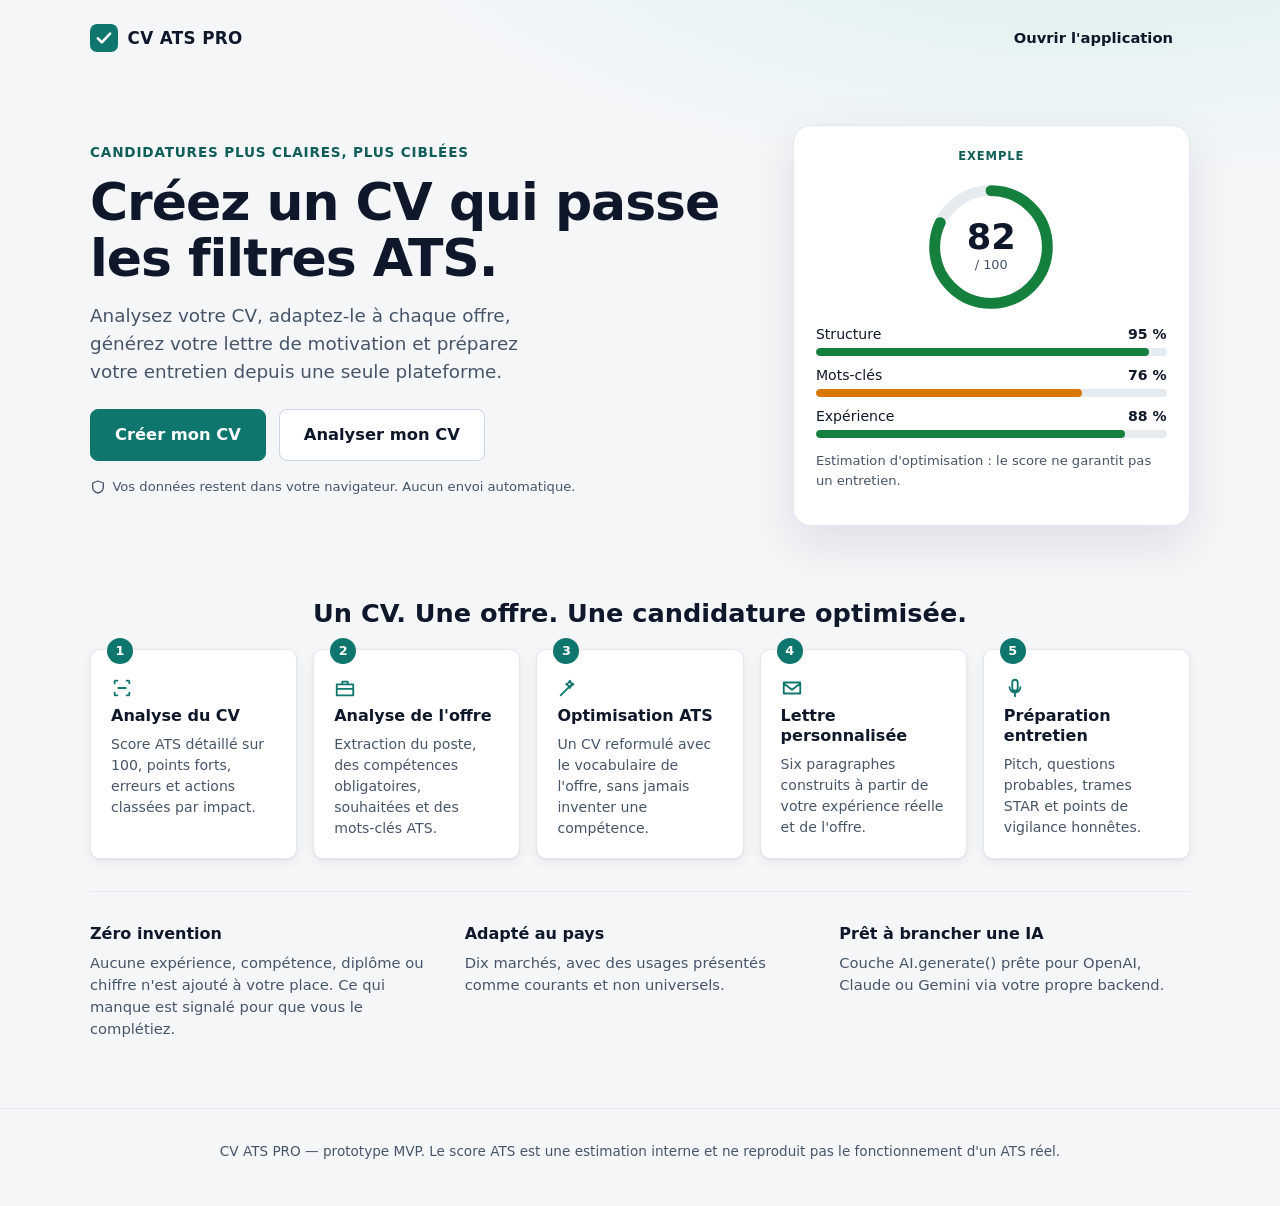
<file: index.html>
<!DOCTYPE html>
<html lang="fr">
<head>
  <meta charset="utf-8">
  <meta name="viewport" content="width=device-width, initial-scale=1">
  <title>CV ATS PRO — CV optimisé pour les ATS</title>
  <meta name="description" content="Créez, analysez et optimisez votre CV pour chaque offre : score ATS, correspondance avec l'offre, lettre de motivation et préparation d'entretien.">
  <link rel="icon" href="data:image/svg+xml,%3Csvg xmlns='http://www.w3.org/2000/svg' viewBox='0 0 32 32'%3E%3Crect width='32' height='32' rx='8' fill='%230f766e'/%3E%3Cpath d='M9 16.5l4.5 4.5L23 11' fill='none' stroke='%23fff' stroke-width='3' stroke-linecap='round' stroke-linejoin='round'/%3E%3C/svg%3E">
  <link rel="stylesheet" href="style.css">
</head>
<body>
  <div id="app"></div>
  <noscript><p style="padding:2rem;font-family:sans-serif">CV ATS PRO nécessite JavaScript. Activez-le pour utiliser l'application.</p></noscript>

  <!-- Ordre de chargement : données → couche IA → moteur ATS → générateur de CV → entretien → interface -->
  <script src="data.js"></script>
  <script src="ai.js"></script>
  <script src="ats-engine.js"></script>
  <script src="cv-generator.js"></script>
  <script src="interview.js"></script>
  <script src="app.js"></script>
</body>
</html>
</file>
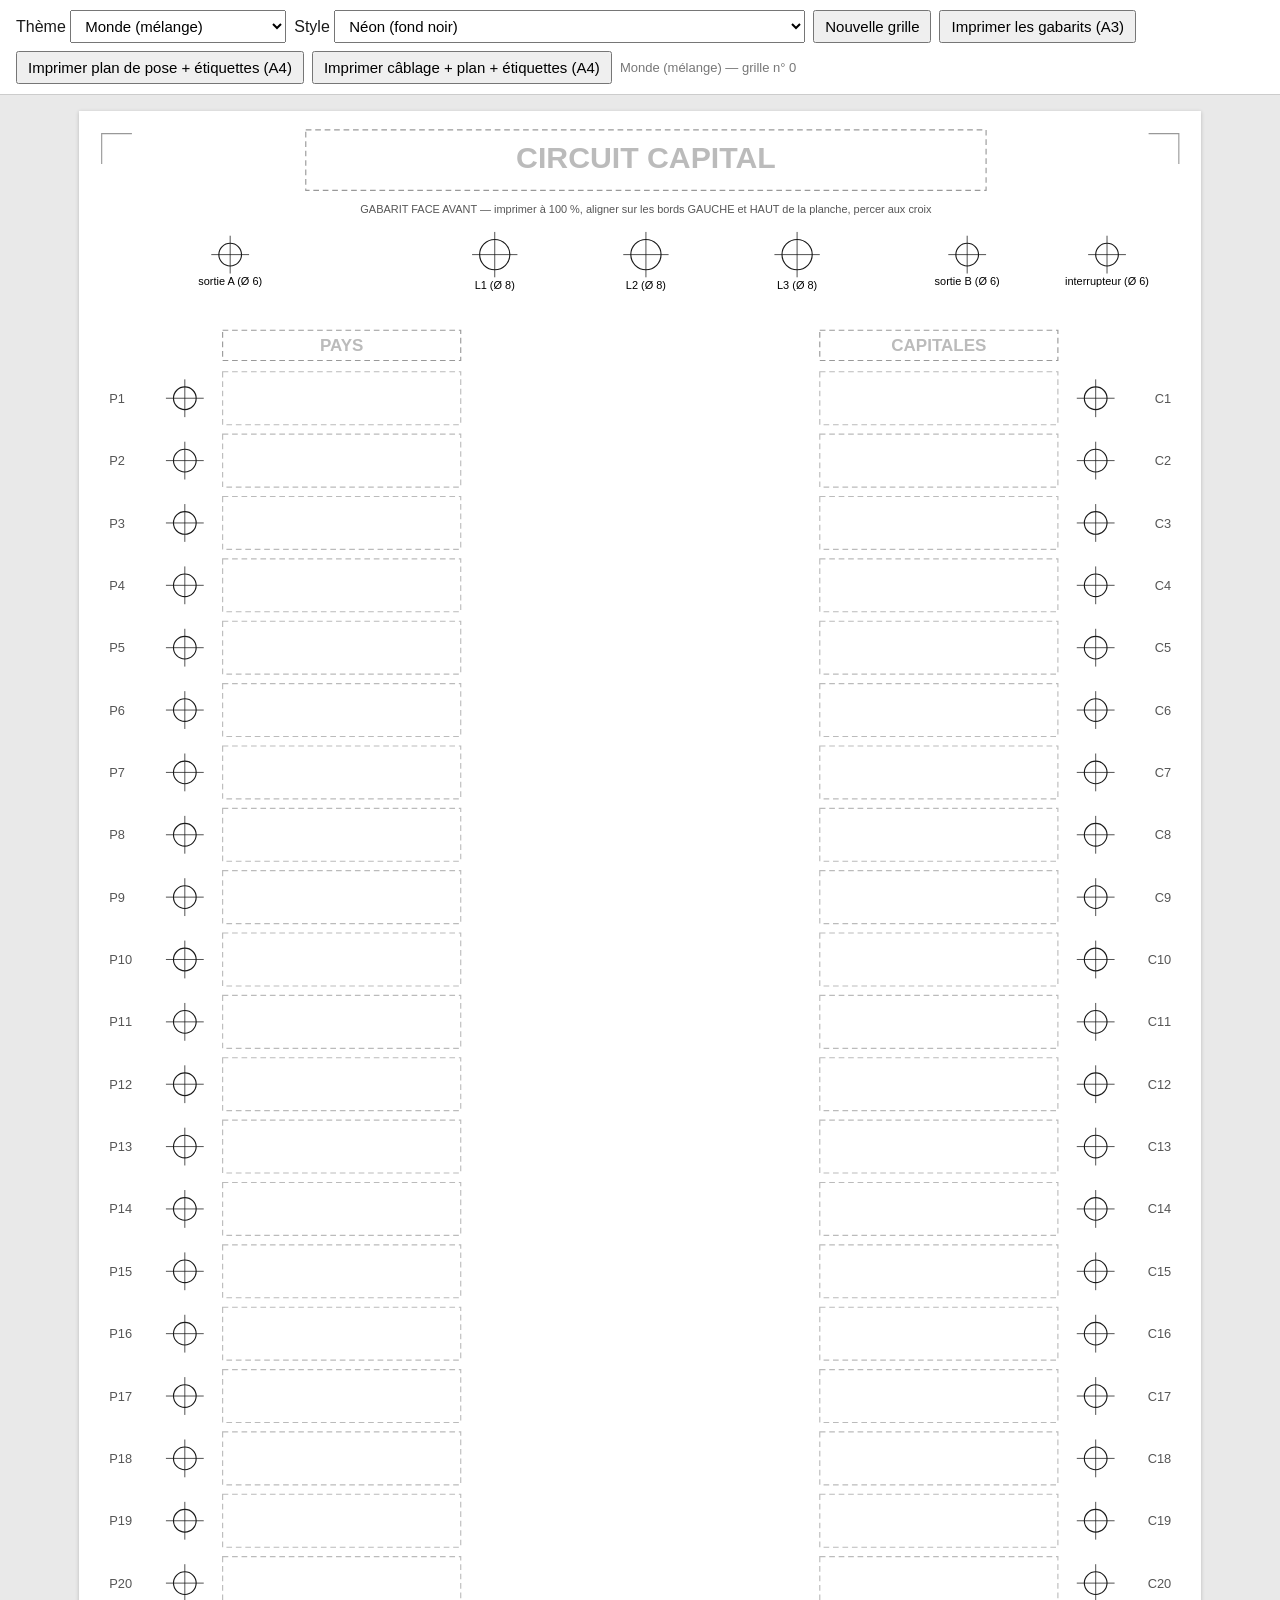
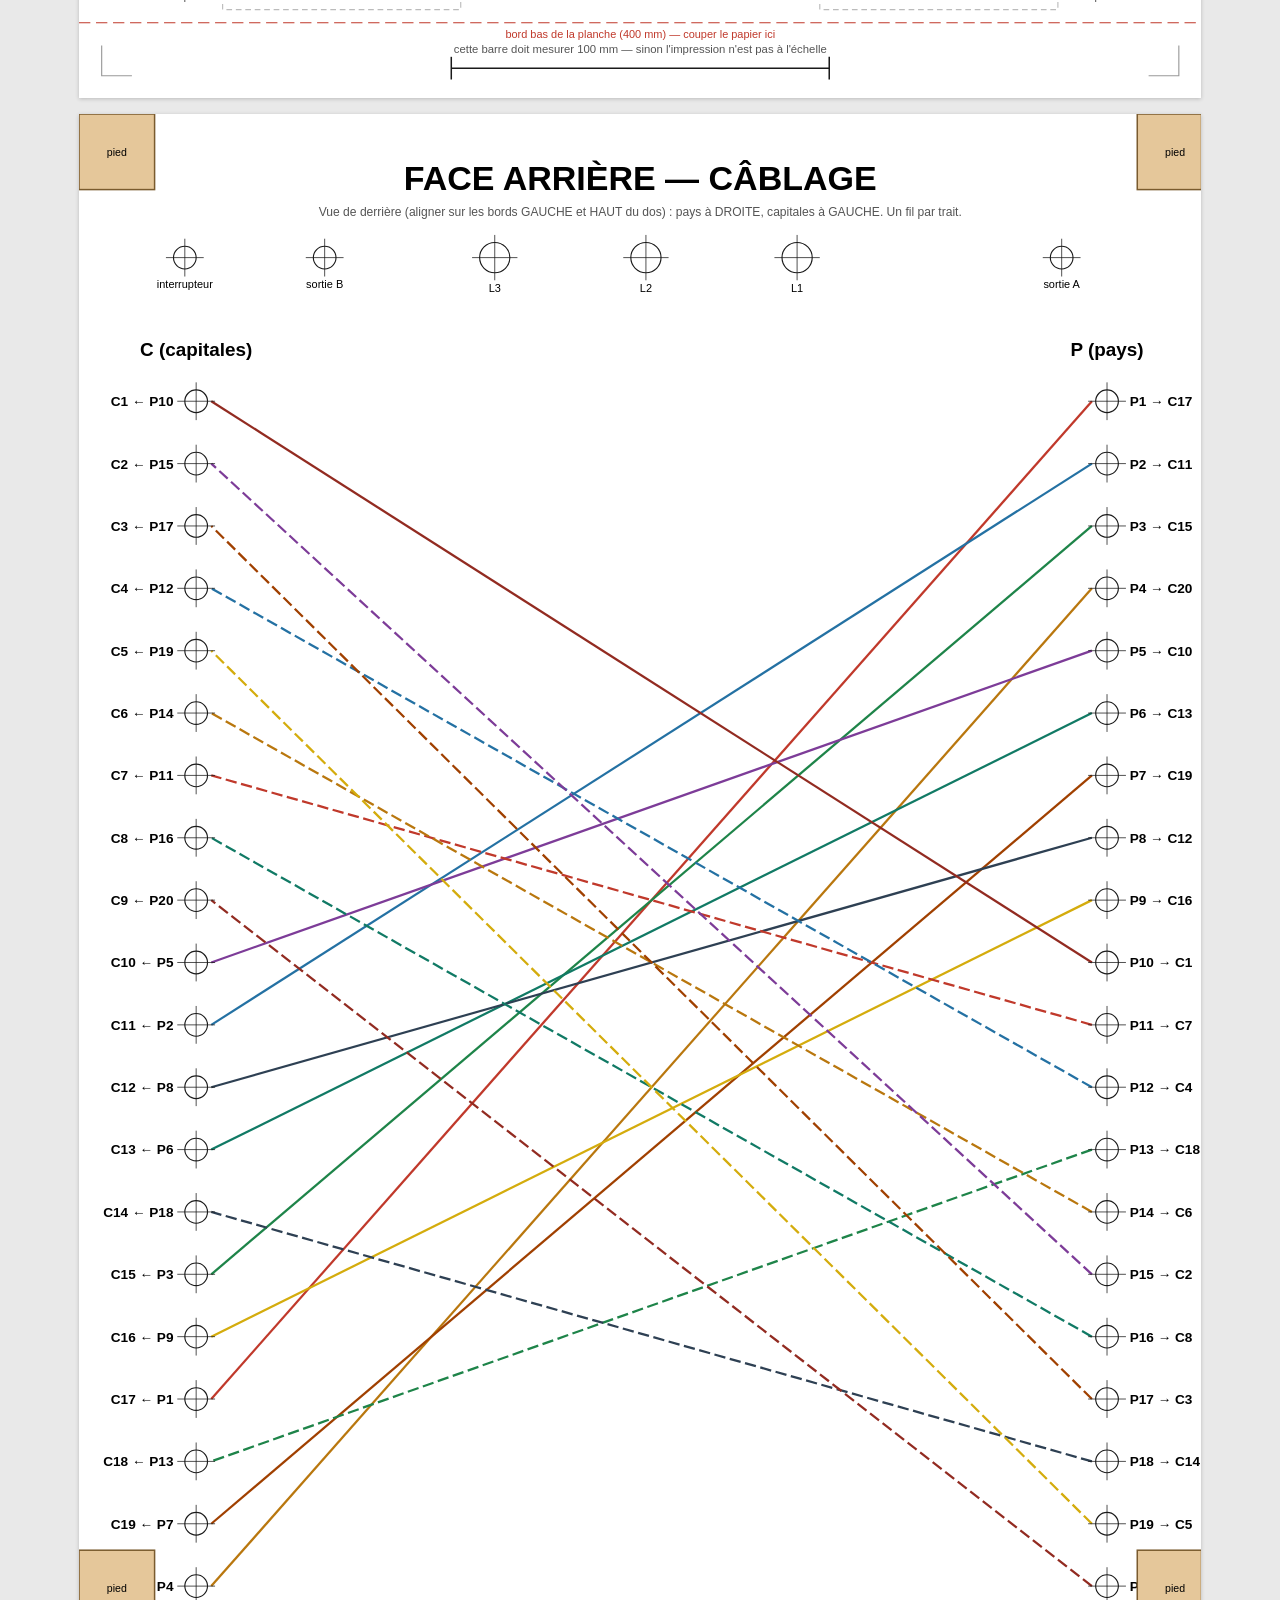
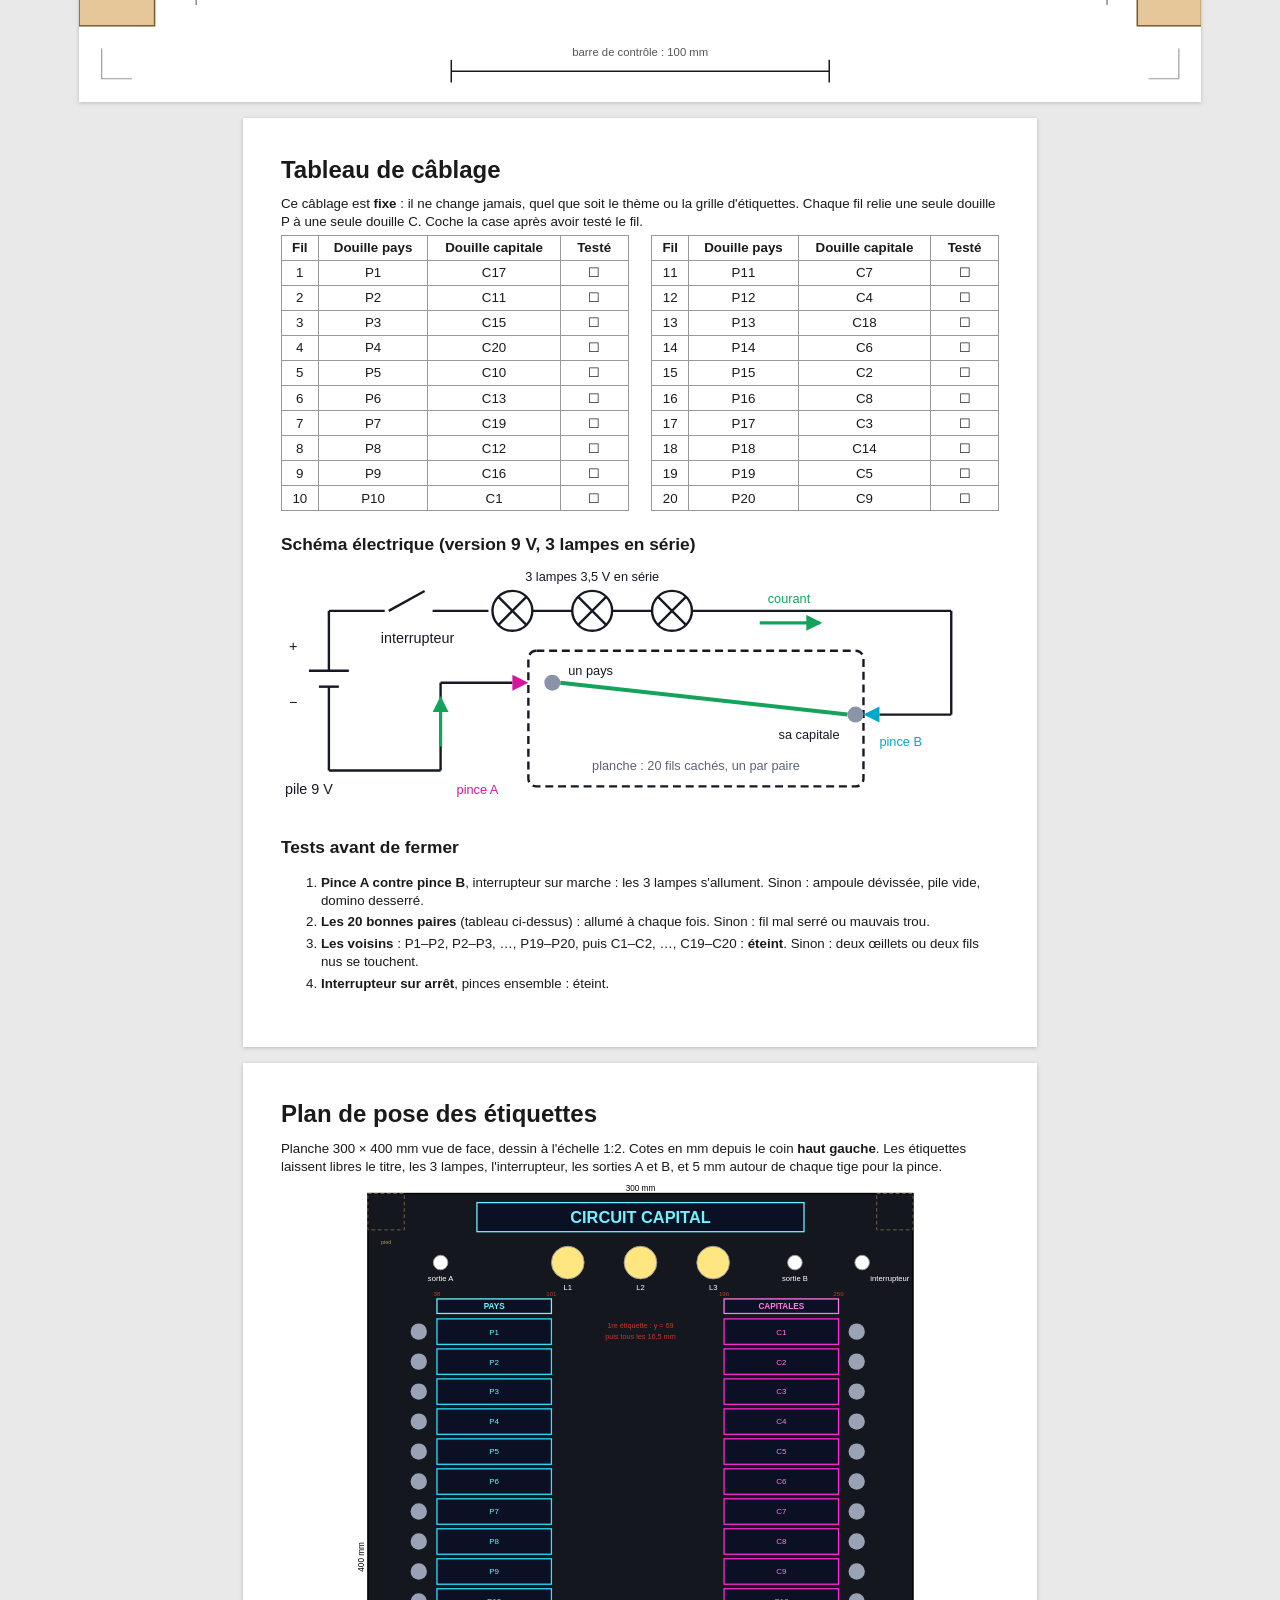
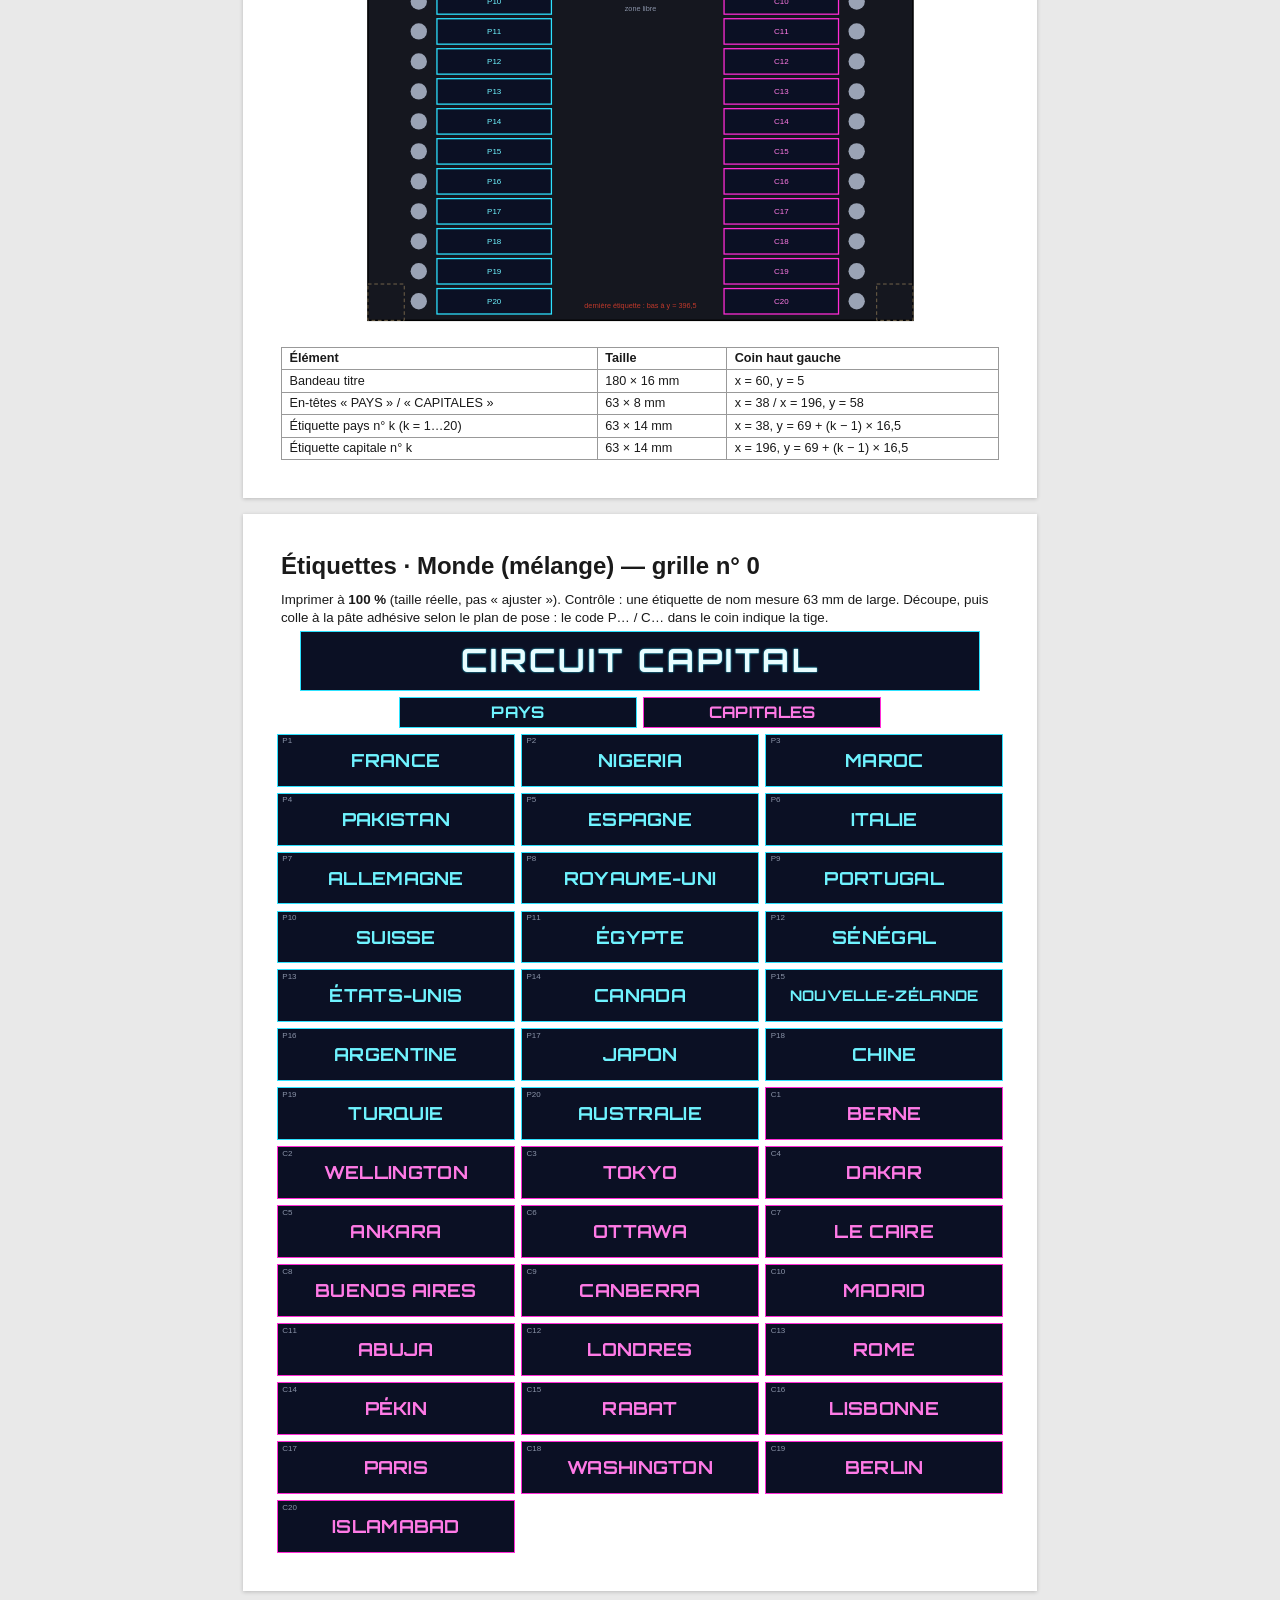
<file: jeu-pays-capitales/gabarit.html>
<!doctype html>
<html lang="fr">
<head>
<meta charset="utf-8">
<meta name="viewport" content="width=device-width, initial-scale=1">
<title>Circuit Capital</title>
<link href="https://fonts.googleapis.com/css2?family=Orbitron:wght@700;900&family=Cairo:wght@700;900&display=swap" rel="stylesheet">
<style>
  :root { --ink: #1a1a1a; --muted: #777; --line: #bbb; --accent: #c0392b; }
  * { box-sizing: border-box; }
  body { margin: 0; font-family: Arial, Helvetica, sans-serif; color: var(--ink); background: #e9e9e9; }
  .controls { position: sticky; top: 0; z-index: 2; display: flex; flex-wrap: wrap; gap: 8px; align-items: center;
    padding: 10px 16px; background: #fff; border-bottom: 1px solid #ccc; }
  .controls button, .controls select { font-size: 15px; padding: 6px 10px; }
  .controls .info { font-size: 13px; color: var(--muted); }
  .sheet { background: #fff; margin: 16px auto; box-shadow: 0 1px 4px rgba(0,0,0,.2); }
  .sheet.a3 { width: min(297mm, calc(100% - 32px)); }
  .sheet.a4 { width: min(210mm, calc(100% - 32px)); padding: 10mm; }
  .sheet.a3 svg { display: block; width: 100%; height: auto; }
  h1 { font-size: 18pt; margin: 0 0 3mm; }
  h2 { font-size: 13pt; margin: 6mm 0 2mm; }
  p, li { font-size: 10pt; line-height: 1.35; margin: 1mm 0; }
  table.cablage { border-collapse: collapse; width: 100%; font-size: 10pt; }
  table.cablage th, table.cablage td { border: 1px solid #999; padding: 1.2mm 2mm; text-align: center; }
  table.cablage td.ok { width: 18mm; }
  .cols { display: grid; grid-template-columns: 1fr 1fr; gap: 6mm; }
  /* Étiquettes à taille réelle : 63 × 14 mm (noms), 63 × 8 mm (en-têtes), 180 × 16 mm (titre) */
  .labels { display: flex; flex-direction: column; align-items: center; gap: 1.6mm; }
  .heads { display: flex; gap: 1.6mm; }
  .cards { display: grid; grid-template-columns: repeat(3, 63mm); grid-auto-rows: 14mm; gap: 1.6mm; justify-content: center; }
  .card { position: relative; display: flex; align-items: center; justify-content: center; text-align: center;
    padding: 0 5mm; overflow: hidden; font-weight: bold; font-size: 13.5pt; line-height: 1.05; }
  .card .code { position: absolute; top: .7mm; left: 1.2mm; font-size: 6pt; font-weight: normal; font-family: Arial, sans-serif; letter-spacing: 0; }
  .card.title { width: 180mm; height: 16mm; font-size: 24pt; }
  .card.head { width: 63mm; height: 8mm; font-size: 12pt; }
  .card .ar { font-family: Cairo, Arial, sans-serif; font-size: 1.12em; }
  .card.long { font-size: 11pt; }
  .clair .card { border: 1px dashed #888; color: #111; }
  .clair .card .code { color: #888; }
  .clair .card.cap { font-style: italic; }
  .neon .card { background: #0b1024; color: #6ff3ff; font-family: Orbitron, Arial, sans-serif; letter-spacing: .3px;
    border: .5mm solid #2de2ff; -webkit-print-color-adjust: exact; print-color-adjust: exact; }
  .neon .card.cap, .neon .card.head.cap { color: #ff7ae6; border-color: #ff2bd6; }
  .neon .card.title { color: #e8fdff; border-color: #2de2ff; letter-spacing: 3px; text-shadow: 0 0 2px #2de2ff; }
  .neon .card .code { color: #8a93a8; }
  .neon .card .ar { letter-spacing: 0; }
  table.cotes { border-collapse: collapse; width: 100%; font-size: 9.5pt; margin-top: 3mm; }
  table.cotes th, table.cotes td { border: 1px solid #999; padding: 1mm 2mm; text-align: left; }
  .plan { display: block; width: 150mm; height: 200mm; margin: 0 auto; }
  /* style cyber : pièces 81 × 16 mm (anneau autour de la tige + piste + étiquette 56 × 14 mm) */
  .cyberpage { display: none; }
  body.style-cyber .cyberpage { display: block; }
  body.style-cyber .planpage, body.style-cyber .labelspage { display: none !important; }
  .cyberpage { -webkit-print-color-adjust: exact; print-color-adjust: exact; }
  .cyberpage .note { font-size: 9.5pt; line-height: 1.45; margin: 0 0 3mm; }
  .cyberpage .note.ar { font-family: Cairo, Arial, sans-serif; font-size: 10pt; }
  .cyberpage .titlebox { display: flex; justify-content: center; margin: 1mm 0 4mm; }
  .cyberpage svg { display: block; margin: 0 auto; }
  .cyberpage .bar { margin-top: 3mm; }

  @page a3 { size: A3 portrait; margin: 0; }
  @page a4 { size: A4 portrait; margin: 0; }
  @media print {
    body { background: #fff; }
    .controls { display: none; }
    .sheet { margin: 0; box-shadow: none; break-after: page; }
    .sheet.a3 { page: a3; width: 297mm; height: 420mm; }
    .sheet.a3 svg { width: 297mm; height: 420mm; }
    .sheet.a4 { page: a4; width: 210mm; height: 297mm; }
    body[data-print="a3"] .sheet.a4, body[data-print="a4"] .sheet.a3,
    body[data-print="labels"] .sheet.a3, body[data-print="labels"] .sheet.wiring { display: none; }
  }
</style>
</head>
<body>
<div class="controls">
  <label>Thème
    <select id="theme"></select>
  </label>
  <label>Style
    <select id="style"><option value="neon">Néon (fond noir)</option><option value="clair">Clair (fond blanc)</option><option value="cyber">Cyberpunk en panneaux (pays et capitales en colonne, 4 pages)</option></select>
  </label>
  <button id="shuffle">Nouvelle grille</button>
  <button data-print="a3">Imprimer les gabarits (A3)</button>
  <button data-print="labels">Imprimer plan de pose + étiquettes (A4)</button>
  <button data-print="a4">Imprimer câblage + plan + étiquettes (A4)</button>
  <span class="info" id="info"></span>
</div>

<section class="sheet a3"><svg id="front" viewBox="0 0 297 420" width="297mm" height="420mm"></svg></section>
<section class="sheet a3"><svg id="back" viewBox="0 0 297 420" width="297mm" height="420mm"></svg></section>

<section class="sheet a4 wiring">
  <h1>Tableau de câblage</h1>
  <p>Ce câblage est <b>fixe</b> : il ne change jamais, quel que soit le thème ou la grille d'étiquettes.
     Chaque fil relie une seule douille P à une seule douille C. Coche la case après avoir testé le fil.</p>
  <div class="cols">
    <table class="cablage" id="table-a"></table>
    <table class="cablage" id="table-b"></table>
  </div>
  <h2>Schéma électrique (version 9 V, 3 lampes en série)</h2>
  <svg viewBox="0 0 180 62">
      <defs><marker id="arw" viewBox="0 0 6 6" refX="5" refY="3" markerWidth="5" markerHeight="5" orient="auto"><path d="M0 0 L6 3 L0 6 Z" fill="#13a35a"/></marker></defs>
      <g fill="none" stroke="#161824" stroke-width=".6">
        <line x1="12" y1="12" x2="12" y2="27"/><line x1="7" y1="27" x2="17" y2="27"/><line x1="9.5" y1="31" x2="14.5" y2="31"/><line x1="12" y1="31" x2="12" y2="52"/>
        <line x1="12" y1="12" x2="26" y2="12"/><line x1="27" y1="12" x2="36" y2="7"/><line x1="38" y1="12" x2="52" y2="12"/>
        <circle cx="58" cy="12" r="5"/><path d="M54.5 8.5 L61.5 15.5 M61.5 8.5 L54.5 15.5"/>
        <line x1="63" y1="12" x2="73" y2="12"/>
        <circle cx="78" cy="12" r="5"/><path d="M74.5 8.5 L81.5 15.5 M81.5 8.5 L74.5 15.5"/>
        <line x1="83" y1="12" x2="93" y2="12"/>
        <circle cx="98" cy="12" r="5"/><path d="M94.5 8.5 L101.5 15.5 M101.5 8.5 L94.5 15.5"/>
        <line x1="103" y1="12" x2="168" y2="12"/><line x1="168" y1="12" x2="168" y2="38"/><line x1="168" y1="38" x2="150" y2="38"/>
        <line x1="12" y1="52" x2="40" y2="52"/><line x1="40" y1="52" x2="40" y2="30"/><line x1="40" y1="30" x2="58" y2="30"/>
        <rect x="62" y="22" width="84" height="34" rx="2" stroke-dasharray="2 1.2"/>
        <line x1="70" y1="30" x2="142" y2="38" stroke="#13a35a" stroke-width="1"/>
      </g>
      <path d="M40 46 L40 34" stroke="#13a35a" stroke-width=".8" marker-end="url(#arw)"/>
      <path d="M120 15 L135 15" stroke="#13a35a" stroke-width=".8" marker-end="url(#arw)"/>
      <g fill="#161824" font-size="3.6">
        <circle cx="68" cy="30" r="2" fill="#8a93a8"/><circle cx="144" cy="38" r="2" fill="#8a93a8"/>
        <polygon points="58,28 62,30 58,32" fill="#d4169f"/><polygon points="150,36 146,38 150,40" fill="#00a9c7"/>
        <text x="2" y="22">+</text><text x="2" y="36">−</text><text x="1" y="58">pile 9 V</text>
        <text x="25" y="20">interrupteur</text>
        <text x="78" y="4.5" text-anchor="middle" font-size="3.2">3 lampes 3,5 V en série</text>
        <text x="72" y="28" font-size="3.2">un pays</text><text x="140" y="44" text-anchor="end" font-size="3.2">sa capitale</text>
        <text x="104" y="52" text-anchor="middle" font-size="3.2" fill="#5d6275">planche : 20 fils cachés, un par paire</text>
        <text x="44" y="58" font-size="3.2" fill="#d4169f">pince A</text><text x="150" y="46" font-size="3.2" fill="#00a9c7">pince B</text>
        <text x="122" y="10" font-size="3.2" fill="#13a35a">courant</text>
      </g>
    </svg>
  <h2>Tests avant de fermer</h2>
  <ol>
    <li><b>Pince A contre pince B</b>, interrupteur sur marche : les 3 lampes s'allument. Sinon : ampoule dévissée, pile vide, domino desserré.</li>
    <li><b>Les 20 bonnes paires</b> (tableau ci-dessus) : allumé à chaque fois. Sinon : fil mal serré ou mauvais trou.</li>
    <li><b>Les voisins</b> : P1–P2, P2–P3, …, P19–P20, puis C1–C2, …, C19–C20 : <b>éteint</b>. Sinon : deux œillets ou deux fils nus se touchent.</li>
    <li><b>Interrupteur sur arrêt</b>, pinces ensemble : éteint.</li>
  </ol>
</section>

<section class="sheet a4 planpage">
  <h1>Plan de pose des étiquettes</h1>
  <p>Planche 300 × 400 mm vue de face, dessin à l'échelle 1:2. Cotes en mm depuis le coin <b>haut gauche</b>. Les étiquettes laissent libres le titre,
     les 3 lampes, l'interrupteur, les sorties A et B, et 5 mm autour de chaque tige pour la pince.</p>
  <svg class="plan" id="plan" viewBox="-6 -6 312 412"></svg>
  <table class="cotes">
    <tr><th>Élément</th><th>Taille</th><th>Coin haut gauche</th></tr>
    <tr><td>Bandeau titre</td><td>180 × 16 mm</td><td>x = 60, y = 5</td></tr>
    <tr><td>En-têtes « PAYS » / « CAPITALES »</td><td>63 × 8 mm</td><td>x = 38 / x = 196, y = 58</td></tr>
    <tr><td>Étiquette pays n° k (k = 1…20)</td><td>63 × 14 mm</td><td>x = 38, y = 69 + (k − 1) × 16,5</td></tr>
    <tr><td>Étiquette capitale n° k</td><td>63 × 14 mm</td><td>x = 196, y = 69 + (k − 1) × 16,5</td></tr>
  </table>
</section>

<section class="sheet a4 labelspage">
  <h1 id="cards-title">Étiquettes</h1>
  <p>Imprimer à <b>100 %</b> (taille réelle, pas « ajuster »). Contrôle : une étiquette de nom mesure 63 mm de large. Découpe, puis colle à la pâte adhésive
     selon le plan de pose : le code P… / C… dans le coin indique la tige.</p>
  <div class="labels" id="labels"></div>
</section>

<!-- Style « cyberpunk avec trous » : une page pour les pays, une page pour les capitales -->
<section class="sheet a4 cyberpage" id="cyber-p1"></section>
<section class="sheet a4 cyberpage" id="cyber-p2"></section>
<section class="sheet a4 cyberpage" id="cyber-c1"></section>
<section class="sheet a4 cyberpage" id="cyber-c2"></section>

<script>
// Câblage FIXE : WIRING[i] = numéro de la douille capitale reliée à la douille pays P(i+1).
// Ne jamais modifier une fois le panneau câblé.
const WIRING = [17, 11, 15, 20, 10, 13, 19, 12, 16, 1, 7, 4, 18, 6, 2, 8, 3, 14, 5, 9];

const THEMES = {
  monde: { name: "Monde (mélange)", pairs: [
    ["France","Paris"],["Nigeria","Abuja"],["Maroc","Rabat"],["Pakistan","Islamabad"],["Espagne","Madrid"],
    ["Italie","Rome"],["Allemagne","Berlin"],["Royaume-Uni","Londres"],["Portugal","Lisbonne"],["Suisse","Berne"],
    ["Égypte","Le Caire"],["Sénégal","Dakar"],["États-Unis","Washington"],["Canada","Ottawa"],["Nouvelle-Zélande","Wellington"],
    ["Argentine","Buenos Aires"],["Japon","Tokyo"],["Chine","Pékin"],["Turquie","Ankara"],["Australie","Canberra"]]},
  europe: { name: "Europe", pairs: [
    ["France","Paris"],["Espagne","Madrid"],["Italie","Rome"],["Allemagne","Berlin"],["Royaume-Uni","Londres"],
    ["Portugal","Lisbonne"],["Suisse","Berne"],["Belgique","Bruxelles"],["Pays-Bas","Amsterdam"],["Autriche","Vienne"],
    ["Grèce","Athènes"],["Pologne","Varsovie"],["Suède","Stockholm"],["Norvège","Oslo"],["Danemark","Copenhague"],
    ["Finlande","Helsinki"],["Irlande","Dublin"],["Hongrie","Budapest"],["Tchéquie","Prague"],["Roumanie","Bucarest"],
    ["Croatie","Zagreb"],["Russie","Moscou"],["Islande","Reykjavik"],["Bulgarie","Sofia"]]},
  afrique: { name: "Afrique", pairs: [
    ["Algérie","Alger"],["Maroc","Rabat"],["Tunisie","Tunis"],["Égypte","Le Caire"],["Libye","Tripoli"],
    ["Sénégal","Dakar"],["Mali","Bamako"],["Niger","Niamey"],["Mauritanie","Nouakchott"],["Nigeria","Abuja"],
    ["Ghana","Accra"],["Cameroun","Yaoundé"],["Kenya","Nairobi"],["Éthiopie","Addis-Abeba"],["Madagascar","Antananarivo"],
    ["Tanzanie","Dodoma"],["Rwanda","Kigali"],["Gabon","Libreville"],["Angola","Luanda"],["RD Congo","Kinshasa"],
    ["Congo","Brazzaville"],["Burkina Faso","Ouagadougou"],["Guinée","Conakry"],["Soudan","Khartoum"],["Tchad","N'Djaména"]]},
  // Mêmes paires et même ordre que « monde » : la grille n° 0 arabe occupe les mêmes tiges.
  monde_ar: { name: "العالم (بالعربية)", pairs: [
    ["فرنسا","باريس"],["نيجيريا","أبوجا"],["المغرب","الرباط"],["باكستان","إسلام آباد"],["إسبانيا","مدريد"],
    ["إيطاليا","روما"],["ألمانيا","برلين"],["المملكة المتحدة","لندن"],["البرتغال","لشبونة"],["سويسرا","برن"],
    ["مصر","القاهرة"],["السنغال","داكار"],["الولايات المتحدة","واشنطن"],["كندا","أوتاوا"],["نيوزيلندا","ولينغتون"],
    ["الأرجنتين","بوينس آيرس"],["اليابان","طوكيو"],["الصين","بكين"],["تركيا","أنقرة"],["أستراليا","كانبرا"]]},
  ameriques_asie: { name: "Amériques, Asie, Océanie", pairs: [
    ["États-Unis","Washington"],["Canada","Ottawa"],["Mexique","Mexico"],["Brésil","Brasília"],["Argentine","Buenos Aires"],
    ["Chili","Santiago"],["Pérou","Lima"],["Colombie","Bogota"],["Cuba","La Havane"],["Venezuela","Caracas"],
    ["Japon","Tokyo"],["Chine","Pékin"],["Inde","New Delhi"],["Corée du Sud","Séoul"],["Vietnam","Hanoï"],
    ["Thaïlande","Bangkok"],["Philippines","Manille"],["Pakistan","Islamabad"],["Turquie","Ankara"],["Iran","Téhéran"],
    ["Arabie saoudite","Riyad"],["Australie","Canberra"],["Nouvelle-Zélande","Wellington"]]},
};

const ROW_Y = i => 76 + i * 16.5;         // i = 0..19, en mm
const X_P = 28, X_C = 269;               // centres des tiges (vue de face)
const HEADER_Y = 38;                      // ligne des lampes, de l'interrupteur et des sorties
const HEADER = [[40, 3, "sortie A (Ø 6)"], [110, 4, "L1 (Ø 8)"], [150, 4, "L2 (Ø 8)"], [190, 4, "L3 (Ø 8)"],
                [235, 3, "sortie B (Ø 6)"], [272, 3, "interrupteur (Ø 6)"]];
const COLORS = ["#c0392b","#2471a3","#1e8449","#b9770e","#7d3c98","#117a65","#a04000","#2e4053","#d4ac0d","#922b21"];

const svgNS = "http://www.w3.org/2000/svg";
function el(parent, tag, attrs, text) {
  const e = document.createElementNS(svgNS, tag);
  for (const k in attrs) e.setAttribute(k, attrs[k]);
  if (text != null) e.textContent = text;
  parent.appendChild(e);
  return e;
}
function drillMark(g, x, y, r) {
  el(g, "circle", { cx: x, cy: y, r, fill: "none", stroke: "#1a1a1a", "stroke-width": .3 });
  el(g, "line", { x1: x - r - 2, y1: y, x2: x + r + 2, y2: y, stroke: "#1a1a1a", "stroke-width": .2 });
  el(g, "line", { x1: x, y1: y - r - 2, x2: x, y2: y + r + 2, stroke: "#1a1a1a", "stroke-width": .2 });
}
function cornerMarks(g) {
  for (const [x, y, dx, dy] of [[6,6,1,1],[291,6,-1,1],[6,414,1,-1],[291,414,-1,-1]]) {
    el(g, "path", { d: `M${x + 8*dx} ${y} H${x} V${y + 8*dy}`, fill: "none", stroke: "#999", "stroke-width": .3 });
  }
}
function scaleBar(g, label) {
  el(g, "line", { x1: 98.5, y1: 412, x2: 198.5, y2: 412, stroke: "#1a1a1a", "stroke-width": .4 });
  el(g, "line", { x1: 98.5, y1: 409, x2: 98.5, y2: 415, stroke: "#1a1a1a", "stroke-width": .4 });
  el(g, "line", { x1: 198.5, y1: 409, x2: 198.5, y2: 415, stroke: "#1a1a1a", "stroke-width": .4 });
  el(g, "text", { x: 148.5, y: 408, "font-size": 3, "text-anchor": "middle", fill: "#555" }, label);
}

function drawFront() {
  const svg = document.getElementById("front");
  svg.innerHTML = "";
  const g = el(svg, "g", { "font-family": "Arial, Helvetica, sans-serif" });
  cornerMarks(g);
  // Zones réservées aux étiquettes : titre et en-têtes de colonnes
  el(g, "rect", { x: 60, y: 5, width: 180, height: 16, fill: "none", stroke: "#999", "stroke-width": .3, "stroke-dasharray": "1.5 1" });
  el(g, "text", { x: 150, y: 15.2, "font-size": 8, "font-weight": "bold", "text-anchor": "middle", fill: "#bbb" }, "CIRCUIT CAPITAL");
  el(g, "text", { x: 150, y: 27, "font-size": 2.9, "text-anchor": "middle", fill: "#555" },
     "GABARIT FACE AVANT — imprimer à 100 %, aligner sur les bords GAUCHE et HAUT de la planche, percer aux croix");
  for (const [x, label] of [[38, "PAYS"], [196, "CAPITALES"]]) {
    el(g, "rect", { x, y: 58, width: 63, height: 8, fill: "none", stroke: "#999", "stroke-width": .3, "stroke-dasharray": "1.5 1" });
    el(g, "text", { x: x + 31.5, y: 63.6, "font-size": 4.5, "font-weight": "bold", "text-anchor": "middle", fill: "#bbb" }, label);
  }
  // Sorties des câbles, lampes, interrupteur (version 9 V)
  for (const [x, r, label] of HEADER) {
    drillMark(g, x, HEADER_Y, r);
    el(g, "text", { x, y: HEADER_Y + r + 5, "font-size": 2.9, "text-anchor": "middle" }, label);
  }
  for (let i = 0; i < 20; i++) {
    const y = ROW_Y(i);
    drillMark(g, X_P, y, 3);
    drillMark(g, X_C, y, 3);
    el(g, "text", { x: 8, y: y + 1.2, "font-size": 3.4, fill: "#555" }, "P" + (i + 1));
    el(g, "text", { x: 289, y: y + 1.2, "font-size": 3.4, fill: "#555", "text-anchor": "end" }, "C" + (i + 1));
    el(g, "rect", { x: 38, y: y - 7, width: 63, height: 14, fill: "none", stroke: "#bbb", "stroke-width": .3, "stroke-dasharray": "1.5 1" });
    el(g, "rect", { x: 196, y: y - 7, width: 63, height: 14, fill: "none", stroke: "#bbb", "stroke-width": .3, "stroke-dasharray": "1.5 1" });
  }
  el(g, "line", { x1: 0, y1: 400, x2: 297, y2: 400, stroke: "#c0392b", "stroke-width": .3, "stroke-dasharray": "3 1.5" });
  el(g, "text", { x: 148.5, y: 404, "font-size": 2.9, "text-anchor": "middle", fill: "#c0392b" }, "bord bas de la planche (400 mm) — couper le papier ici");
  scaleBar(g, "cette barre doit mesurer 100 mm — sinon l'impression n'est pas à l'échelle");
}

function drawBack() {
  // Vue de l'arrière : gauche et droite sont inversées.
  const svg = document.getElementById("back");
  svg.innerHTML = "";
  const g = el(svg, "g", { "font-family": "Arial, Helvetica, sans-serif" });
  const M = x => 300 - x, xP = M(X_P), xC = M(X_C);   // planche de 300 mm vue de dos
  cornerMarks(g);
  el(g, "text", { x: 148.5, y: 20, "font-size": 9, "font-weight": "bold", "text-anchor": "middle" }, "FACE ARRIÈRE — CÂBLAGE");
  el(g, "text", { x: 148.5, y: 27, "font-size": 3.2, "text-anchor": "middle", fill: "#555" },
     "Vue de derrière (aligner sur les bords GAUCHE et HAUT du dos) : pays à DROITE, capitales à GAUCHE. Un fil par trait.");
  el(g, "text", { x: xC, y: 64, "font-size": 5, "font-weight": "bold", "text-anchor": "middle" }, "C (capitales)");
  el(g, "text", { x: xP, y: 64, "font-size": 5, "font-weight": "bold", "text-anchor": "middle" }, "P (pays)");
  for (let i = 0; i < 20; i++) {
    const c = WIRING[i] - 1, color = COLORS[i % COLORS.length];
    el(g, "line", { x1: xP - 4, y1: ROW_Y(i), x2: xC + 4, y2: ROW_Y(c), stroke: color, "stroke-width": .6,
                    "stroke-dasharray": i < 10 ? "none" : "3 1.2" });
  }
  for (let i = 0; i < 20; i++) {
    const y = ROW_Y(i);
    const back = WIRING.indexOf(i + 1) + 1;
    drillMark(g, xP, y, 3);
    drillMark(g, xC, y, 3);
    el(g, "text", { x: xP + 6, y: y + 1.3, "font-size": 3.6, "font-weight": "bold" }, `P${i + 1} → C${WIRING[i]}`);
    el(g, "text", { x: xC - 6, y: y + 1.3, "font-size": 3.6, "font-weight": "bold", "text-anchor": "end" }, `C${i + 1} ← P${back}`);
  }
  for (const [x, r, label] of HEADER) {
    drillMark(g, M(x), HEADER_Y, r);
    el(g, "text", { x: M(x), y: HEADER_Y + r + 5, "font-size": 2.9, "text-anchor": "middle" }, label.replace(/ \(.*\)/, ""));
  }
  // 4 pieds 20 × 20 mm dans les coins, loin des tiges
  for (const [x, y] of [[0, 0], [280, 0], [0, 380], [280, 380]]) {
    el(g, "rect", { x, y, width: Math.min(20, 297 - x), height: 20, fill: "#e5c79a", stroke: "#7a5b2e", "stroke-width": .4 });
    el(g, "text", { x: x + 10, y: y + 11, "font-size": 2.8, "text-anchor": "middle" }, "pied");
  }
  scaleBar(g, "barre de contrôle : 100 mm");
}

function drawTables() {
  const head = "<tr><th>Fil</th><th>Douille pays</th><th>Douille capitale</th><th>Testé</th></tr>";
  const row = i => `<tr><td>${i + 1}</td><td>P${i + 1}</td><td>C${WIRING[i]}</td><td class="ok">☐</td></tr>`;
  document.getElementById("table-a").innerHTML = head + [...Array(10).keys()].map(row).join("");
  document.getElementById("table-b").innerHTML = head + [...Array(10).keys()].map(i => row(i + 10)).join("");
}

// Générateur pseudo-aléatoire reproductible : même thème + même numéro = même grille.
function rng(seed) {
  return () => {
    seed |= 0; seed = seed + 0x6D2B79F5 | 0;
    let t = Math.imul(seed ^ seed >>> 15, 1 | seed);
    t = t + Math.imul(t ^ t >>> 7, 61 | t) ^ t;
    return ((t ^ t >>> 14) >>> 0) / 4294967296;
  };
}
function grid(themeKey, seed) {
  const pairs = THEMES[themeKey].pairs.slice();
  if (seed === 0) return pairs.slice(0, 20); // grille 0 = ordre de la liste
  const rand = rng(seed);
  for (let i = pairs.length - 1; i > 0; i--) {
    const j = Math.floor(rand() * (i + 1));
    [pairs[i], pairs[j]] = [pairs[j], pairs[i]];
  }
  return pairs.slice(0, 20);
}

const UI = {
  fr: { title: "CIRCUIT CAPITAL", p: "PAYS", c: "CAPITALES" },
  ar: { title: "دائرة العواصم", p: "البلدان", c: "العواصم" },
};
const isArabic = t => /[؀-ۿ]/.test(t);

function drawCards(themeKey, seed, style) {
  const pairs = grid(themeKey, seed);
  const caps = new Array(20);
  pairs.forEach((p, i) => { caps[WIRING[i] - 1] = p[1]; });
  const ui = UI[themeKey === "monde_ar" ? "ar" : "fr"];
  const txt = t => isArabic(t) ? `<span class="ar" dir="rtl">${t}</span>` : (style === "neon" ? t.toUpperCase() : t);
  const card = (code, name, cls) => `<div class="card ${cls}${name.length > 12 && !/title|head/.test(cls) ? " long" : ""}">${code ? `<span class="code">${code}</span>` : ""}${txt(name)}</div>`;
  const root = document.getElementById("labels");
  root.className = "labels " + style;
  root.innerHTML =
    card("", ui.title, "title") +
    `<div class="heads">${card("", ui.p, "head")}${card("", ui.c, "head cap")}</div>` +
    `<div class="cards">${pairs.map((p, i) => card("P" + (i + 1), p[0], "")).join("")}${caps.map((c, i) => card("C" + (i + 1), c, "cap")).join("")}</div>`;
  const label = `${THEMES[themeKey].name} — grille n° ${seed}`;
  document.getElementById("cards-title").textContent = "Étiquettes · " + label;
  document.getElementById("info").textContent = label;
}

// ---------- Style « cyberpunk en panneaux » ----------
// Les étiquettes sont imprimées en colonne, à la position exacte qu'elles ont sur la planche (pas de 16,5 mm),
// dans un cadre. On découpe le cadre : on obtient un panneau qui se pose d'un bloc sur la planche, chaque tige
// passant dans son anneau. Chaque colonne tient sur 2 pages (rangées 1–10 et 11–20) qui se raccordent bord à bord.
// Pièce locale de 81 × 16 mm, dessinée côté pays (anneau à gauche, centre en (8, 8)), retournée pour les capitales.
const CY = "#2de2ff", MG = "#ff2bd6", BG = "#0b1024";
const PW = 81, RC = 8, BOX = { x: 25, y: 1, w: 55.6, h: 14 }, CH = 2.6;
const SEAM = (ROW_Y(9) + ROW_Y(10)) / 2;   // 232,75 : raccord entre les rangées 10 et 11
const PANEL = {
  p: { x0: 15, x1: 106, ring: X_P, at: X_P - RC },               // la pièce locale commence à 20
  c: { x0: 191, x1: 282, ring: X_C, at: X_C + RC - PW },          // la pièce locale commence à 196
  top: 49, bottom: 400,
};
const chamferPath = (x, y, w, h, c) => `M${x + c} ${y} H${x + w - c} L${x + w} ${y + c} V${y + h - c} L${x + w - c} ${y + h} H${x + c} L${x} ${y + h - c} V${y + c} Z`;
function nameText(t, cx, cy, color, big) {
  const ar = isArabic(t), label = ar ? t : t.toUpperCase();
  let fs = ar ? (big ? 6.4 : 5.4) : (big ? 4.6 : 3.9);
  const est = label.length * fs * (ar ? .5 : .78);
  if (est > 50) fs *= 50 / est;
  const font = ar ? "Cairo, Arial, sans-serif" : "Orbitron, Arial, sans-serif";
  const y = cy + fs * (ar ? .32 : .36);
  const common = `x="${cx}" y="${y}" font-family="${font}" font-weight="${ar ? 900 : 700}" font-size="${fs}" text-anchor="middle"${ar ? ' direction="rtl"' : ""}`;
  return `<text ${common} fill="none" stroke="${color}" stroke-width=".7" opacity=".35">${label}</text><text ${common} fill="${color}">${label}</text>`;
}
function boxShapes(color, heavy) {
  const { x, y, w, h } = BOX;
  return `<path d="${chamferPath(x, y, w, h, CH)}" fill="${BG}" stroke="${color}" stroke-width="${heavy ? .7 : .5}"/>` +
    `<path d="${chamferPath(x + 1.1, y + 1.1, w - 2.2, h - 2.2, CH - .6)}" fill="none" stroke="${color}" stroke-width=".15" opacity=".55"/>` +
    `<path d="M${x + w - 9} ${y + h - .6} h6" stroke="${color}" stroke-width=".5"/><path d="M${x + 3} ${y + .6} h6" stroke="${color}" stroke-width=".5"/>`;
}
const flipLocal = (kind, g) => kind === "c" ? `<g transform="translate(${PW} 0) scale(-1 1)">${g}</g>` : g;
const localX = (kind, x) => kind === "c" ? PW - x : x;
function pieceInner(kind, code, name) {
  const color = kind === "p" ? CY : MG;
  let g = boxShapes(color);
  g += `<circle cx="${RC}" cy="8" r="7.2" fill="none" stroke="${color}" stroke-width=".55"/>`;
  g += `<circle cx="${RC}" cy="8" r="6.3" fill="none" stroke="${color}" stroke-width=".15" stroke-dasharray=".6 .5"/>`;
  g += `<circle cx="${RC}" cy="8" r="5.5" fill="#fff" stroke="#bbb" stroke-width=".2" stroke-dasharray=".8 .6"/>`;
  g += `<path d="M15.2 8 H18.6 L20.2 6.6 H25" fill="none" stroke="${color}" stroke-width="1.5" opacity=".28"/>`;
  g += `<path d="M15.2 8 H18.6 L20.2 6.6 H25" fill="none" stroke="${color}" stroke-width=".5"/>`;
  g += `<circle cx="15.2" cy="8" r=".75" fill="${color}"/><circle cx="25" cy="6.6" r=".65" fill="${color}"/>`;
  const codeX = localX(kind, BOX.x + 2.4);
  return flipLocal(kind, g) + nameText(name, localX(kind, BOX.x + BOX.w / 2), 8, color) +
    `<text x="${codeX}" y="12.9" font-family="Arial, sans-serif" font-size="1.8" fill="#8a93a8" text-anchor="${kind === "c" ? "end" : "start"}">${code}</text>`;
}
function headInner(kind, name) {
  const color = kind === "p" ? CY : MG;
  const g = boxShapes(color, true) +
    `<path d="M13 8 H25" stroke="${color}" stroke-width=".5" stroke-dasharray="1.6 .8"/><circle cx="12.4" cy="8" r=".8" fill="none" stroke="${color}" stroke-width=".4"/>`;
  return flipLocal(kind, g) + nameText(name, localX(kind, BOX.x + BOX.w / 2), 8, color, true);
}
function titlePiece(name) {
  const W = 180, H = 16;
  let s = `<path d="${chamferPath(0, 0, W, H, 3.5)}" fill="${BG}" stroke="${CY}" stroke-width=".7"/>`;
  s += `<path d="${chamferPath(1.3, 1.3, W - 2.6, H - 2.6, 2.8)}" fill="none" stroke="${MG}" stroke-width=".2" stroke-dasharray="3 1 .6 1"/>`;
  for (const [x, d] of [[8, 1], [W - 8, -1]])
    s += `<path d="M${x} 8 h${d * 18} l${d * 2} -2.4 h${d * 10}" fill="none" stroke="${CY}" stroke-width=".45"/><circle cx="${x}" cy="8" r="1.1" fill="none" stroke="${CY}" stroke-width=".45"/>`;
  const ar = isArabic(name), fs = ar ? 10 : 8;
  const common = `x="${W / 2}" y="${8 + fs * (ar ? .32 : .36)}" font-family="${ar ? "Cairo" : "Orbitron"}, Arial, sans-serif" font-weight="900" font-size="${fs}" text-anchor="middle"${ar ? ' direction="rtl"' : ' letter-spacing="1.2"'}`;
  s += `<text ${common} fill="none" stroke="${CY}" stroke-width="1" opacity=".35">${name}</text><text ${common} fill="#e8fdff">${name}</text>`;
  return `<svg width="${W}mm" height="${H}mm" viewBox="0 0 ${W} ${H}">${s}</svg>`;
}
// Cadre cyberpunk autour d'une portion de colonne (coordonnées de la planche).
// Les décors intérieurs évitent le côté des anneaux et les bords de raccord, où les anneaux touchent presque le cadre.
function frame(x0, y0, x1, y1, color, ringSide, seamTop, seamBottom) {
  const w = x1 - x0, h = y1 - y0, c = 4, alt = color === CY ? MG : CY;
  let s = `<path d="${chamferPath(x0, y0, w, h, c)}" fill="${BG}" stroke="${color}" stroke-width=".8"/>`;
  const xl = ringSide === "left" ? x1 - 1.6 : x0 + 1.6;              // filet intérieur, côté étiquettes
  s += `<line x1="${xl}" y1="${y0 + (seamTop ? 2 : 5.5)}" x2="${xl}" y2="${y1 - (seamBottom ? 2 : 5.5)}" stroke="${alt}" stroke-width=".22" stroke-dasharray="4 1.2 .7 1.2"/>`;
  if (!seamTop) s += `<line x1="${x0 + 5.5}" y1="${y0 + 1.6}" x2="${x1 - 5.5}" y2="${y0 + 1.6}" stroke="${alt}" stroke-width=".22" stroke-dasharray="4 1.2 .7 1.2"/>`;
  // équerres : complètes côté étiquettes, verticales seulement côté anneaux
  for (const [x, y, dx, dy, top] of [[x0 + 2.6, y0 + 2.6, 1, 1, true], [x1 - 2.6, y0 + 2.6, -1, 1, true], [x0 + 2.6, y1 - 2.6, 1, -1, false], [x1 - 2.6, y1 - 2.6, -1, -1, false]]) {
    const ringCorner = (ringSide === "left") === (dx > 0);
    if ((top && seamTop) || (!top && seamBottom)) { if (!ringCorner) s += `<path d="M${x} ${y - dy * 2} V${y + dy * 7}" stroke="${color}" stroke-width="1"/>`; continue; }
    s += ringCorner && !top ? `<path d="M${x} ${y} V${y + dy * 9}" stroke="${color}" stroke-width="1"/>`
                            : `<path d="M${x + dx * 9} ${y} H${x} V${y + dy * 9}" fill="none" stroke="${color}" stroke-width="1"/>`;
  }
  return s;
}
// Repères hors du panneau : code de la portion, raccord entre les deux pages
function outside(x0, y0, x1, y1, color, tag, seamTop, seamBottom, seamText) {
  const tx = (x0 + x1) / 2;
  let s = seamTop ? "" : `<text x="${tx}" y="${y0 - 2.2}" font-family="Arial, sans-serif" font-size="2.4" font-weight="bold" fill="${color}" text-anchor="middle">${tag}</text>`;
  for (const [on, y, d] of [[seamTop, y0, -1], [seamBottom, y1, 1]]) if (on) {
    for (const x of [x0 + (x1 - x0) * .2, x0 + (x1 - x0) * .8]) s += `<path d="M${x - 2} ${y + d * 3.2} l2 ${-d * 2.6} l2 ${d * 2.6} Z" fill="${color}"/>`;
    s += `<text x="${tx}" y="${y + d * 3.4 + (d > 0 ? 1.4 : 0)}" font-family="Cairo, Arial, sans-serif" font-size="2.6" fill="${color}" text-anchor="middle">${seamText}</text>`;
  }
  return s;
}
function panelSVG(kind, rows, withHead, headName, names, codes, seamText) {
  const P = PANEL[kind], color = kind === "p" ? CY : MG;
  const first = rows[0], last = rows[rows.length - 1];
  const seamTop = first !== 0, seamBottom = last !== 19;
  const y0 = seamTop ? SEAM : PANEL.top, y1 = seamBottom ? SEAM : PANEL.bottom;
  const tag = `${kind.toUpperCase()}${first + 1} – ${kind.toUpperCase()}${last + 1}`;
  let s = frame(P.x0, y0, P.x1, y1, color, kind === "p" ? "left" : "right", seamTop, seamBottom);
  if (withHead) s += `<g transform="translate(${P.at} 51)">${headInner(kind, headName)}</g>`;
  rows.forEach(i => { s += `<g transform="translate(${P.at} ${ROW_Y(i) - 8})">${pieceInner(kind, codes[i], names[i])}</g>`; });
  s += outside(P.x0, y0, P.x1, y1, color, tag, seamTop, seamBottom, seamText);
  const vx = P.x0 - 2.5, vy = y0 - 7, vw = P.x1 - P.x0 + 5, vh = y1 - y0 + 13;
  return `<svg width="${vw}mm" height="${vh}mm" viewBox="${vx} ${vy} ${vw} ${vh}">${s}</svg>`;
}
const scaleBarSVG = t => `<svg class="bar" width="110mm" height="7mm" viewBox="0 0 110 7"><path d="M5 4 H105 M5 2.5 V5.5 M105 2.5 V5.5" stroke="#c0392b" stroke-width=".35"/><text x="55" y="2.2" font-size="2.3" font-family="Arial, sans-serif" fill="#c0392b" text-anchor="middle">${t}</text></svg>`;
function drawCyber(themeKey, seed) {
  const pairs = grid(themeKey, seed);
  const caps = new Array(20);
  pairs.forEach((p, i) => { caps[WIRING[i] - 1] = p[1]; });
  const ar = themeKey === "monde_ar", ui = UI[ar ? "ar" : "fr"];
  const T = ar ? {
    p: "البلدان", c: "العواصم", page: "الصفحة", of: "من",
    note: "اطبع بنسبة <b>100%</b>: يجب أن يكون الشريط الأحمر 100 مم. قصّ على حافة الإطار، وأزل الدوائر البيضاء (قطرها 11 مم). " +
          "ضع اللوحة فوق القضبان: يمرّ كل قضيب في حلقته. اجمع الجزأين طرفًا لطرف عند العلامات ▲▼، ثم ثبّت بعجينة لاصقة.",
    seam: "يُوصل هنا بالجزء الآخر", bar: "يجب أن يكون هذا الشريط 100 مم",
  } : {
    p: "PAYS", c: "CAPITALES", page: "page", of: "sur",
    note: "Imprimer à <b>100 %</b> : la barre rouge doit mesurer 100 mm. Découper sur le bord du cadre, retirer les disques blancs (Ø 11 mm). " +
          "Poser le panneau sur la planche : chaque tige passe dans son anneau. Raccorder les deux moitiés bord à bord aux repères ▲▼, puis fixer à la pâte adhésive.",
    seam: "raccord avec l'autre moitié", bar: "cette barre doit mesurer 100 mm",
  };
  const dir = ar ? ' dir="rtl" style="font-family:Cairo,Arial,sans-serif"' : "";
  const codesP = pairs.map((_, i) => "P" + (i + 1)), codesC = caps.map((_, i) => "C" + (i + 1));
  const namesP = pairs.map(p => p[0]);
  const pages = [
    ["cyber-p1", "p", 1, [0, 1, 2, 3, 4, 5, 6, 7, 8, 9], namesP, codesP, ui.p],
    ["cyber-p2", "p", 2, [10, 11, 12, 13, 14, 15, 16, 17, 18, 19], namesP, codesP, ui.p],
    ["cyber-c1", "c", 1, [0, 1, 2, 3, 4, 5, 6, 7, 8, 9], caps, codesC, ui.c],
    ["cyber-c2", "c", 2, [10, 11, 12, 13, 14, 15, 16, 17, 18, 19], caps, codesC, ui.c],
  ];
  for (const [id, kind, n, rows, names, codes, head] of pages) {
    const what = kind === "p" ? T.p : T.c;
    document.getElementById(id).innerHTML =
      `<h1${dir}>${what} · ${T.page} ${n} ${T.of} 2 — ${THEMES[themeKey].name}, ${ar ? "الشبكة" : "grille"} ${seed}</h1>
       <p class="note${ar ? " ar" : ""}"${ar ? ' dir="rtl"' : ""}>${T.note}</p>
       ${kind === "p" && n === 1 ? `<div class="titlebox">${titlePiece(ui.title)}</div>` : ""}
       ${panelSVG(kind, rows, n === 1, head, names, codes, T.seam)}
       ${scaleBarSVG(T.bar)}`;
  }
  document.getElementById("info").textContent = `${THEMES[themeKey].name} — grille n° ${seed}`;
}

// Plan de pose (vue de face, coordonnées en mm de la planche 300 × 400)
function drawPlan() {
  const svg = document.getElementById("plan");
  svg.innerHTML = "";
  const g = el(svg, "g", { "font-family": "Arial, Helvetica, sans-serif" });
  const red = "#c0392b";
  el(g, "rect", { x: 0, y: 0, width: 300, height: 400, fill: "#15171f", stroke: "#000", "stroke-width": .8 });
  for (const [x, y] of [[0, 0], [280, 0], [0, 380], [280, 380]])
    el(g, "rect", { x, y, width: 20, height: 20, fill: "none", stroke: "#7a6a4f", "stroke-width": .5, "stroke-dasharray": "2 1.5" });
  const zone = (x, y, w, h, c, t, fs) => {
    el(g, "rect", { x, y, width: w, height: h, fill: "#0b1024", stroke: c, "stroke-width": .7 });
    el(g, "text", { x: x + w / 2, y: y + h / 2 + fs * .36, "font-size": fs, "font-weight": "bold", "text-anchor": "middle", fill: c }, t);
  };
  zone(60, 5, 180, 16, "#6ff3ff", "CIRCUIT CAPITAL", 9);
  for (const [x, r, label] of HEADER) {
    const lamp = label[0] === "L";
    el(g, "circle", { cx: x, cy: HEADER_Y, r: lamp ? 9 : r + 1, fill: lamp ? "#ffe680" : "#fff", stroke: "#999", "stroke-width": .5 });
    const end = x > 260;
    el(g, "text", { x: end ? 298 : x, y: HEADER_Y + (lamp ? 15 : 10), "font-size": 4.2, "text-anchor": end ? "end" : "middle", fill: "#fff" }, label.replace(/ \(.*\)/, ""));
  }
  zone(38, 58, 63, 8, "#6ff3ff", "PAYS", 4.5);
  zone(196, 58, 63, 8, "#ff7ae6", "CAPITALES", 4.5);
  for (let i = 0; i < 20; i++) {
    const y = ROW_Y(i);
    zone(38, y - 7, 63, 14, "#2de2ff", "", 1);
    zone(196, y - 7, 63, 14, "#ff2bd6", "", 1);
    el(g, "circle", { cx: X_P, cy: y, r: 4.5, fill: "#9aa3b5" });
    el(g, "circle", { cx: X_C, cy: y, r: 4.5, fill: "#9aa3b5" });
    el(g, "text", { x: 69.5, y: y + 1.6, "font-size": 4.4, "text-anchor": "middle", fill: "#6ff3ff" }, "P" + (i + 1));
    el(g, "text", { x: 227.5, y: y + 1.6, "font-size": 4.4, "text-anchor": "middle", fill: "#ff7ae6" }, "C" + (i + 1));
  }
  // Cotes
  const vline = (x, t) => el(g, "text", { x, y: 56.6, "font-size": 3.4, "text-anchor": "middle", fill: red }, t);
  [[38, "38"], [101, "101"], [196, "196"], [259, "259"]].forEach(([x, t]) => vline(x, t));
  el(g, "text", { x: 150, y: 74, "font-size": 4, "text-anchor": "middle", fill: red }, "1re étiquette : y = 69");
  el(g, "text", { x: 150, y: 80, "font-size": 4, "text-anchor": "middle", fill: red }, "puis tous les 16,5 mm");
  el(g, "text", { x: 150, y: 230, "font-size": 4, "text-anchor": "middle", fill: "#8a93a8" }, "zone libre");
  el(g, "text", { x: 150, y: 393, "font-size": 4, "text-anchor": "middle", fill: red }, "dernière étiquette : bas à y = 396,5");
  el(g, "text", { x: 150, y: -1.5, "font-size": 4.5, "text-anchor": "middle" }, "300 mm");
  el(g, "text", { x: -2, y: 200, "font-size": 4.5, "text-anchor": "middle", transform: "rotate(-90 -2 200)" }, "400 mm");
  el(g, "text", { x: 10, y: 28, "font-size": 3, "text-anchor": "middle", fill: "#a89470" }, "pied");
}

function readState() {
  const h = new URLSearchParams(location.hash.slice(1));
  const theme = THEMES[h.get("theme")] ? h.get("theme") : "monde";
  const seed = Number.isInteger(+h.get("grille")) && h.get("grille") !== null ? +h.get("grille") : 0;
  const style = ["clair", "cyber"].includes(h.get("style")) ? h.get("style") : "neon";
  return { theme, seed, style };
}
const setState = st => { location.hash = `theme=${st.theme}&grille=${st.seed}&style=${st.style}`; };
function render() {
  const { theme, seed, style } = readState();
  document.getElementById("theme").value = theme;
  document.getElementById("style").value = style;
  document.body.classList.toggle("style-cyber", style === "cyber");
  if (style === "cyber") drawCyber(theme, seed); else drawCards(theme, seed, style);
}

const sel = document.getElementById("theme");
for (const k in THEMES) sel.add(new Option(THEMES[k].name, k));
sel.onchange = () => setState({ ...readState(), theme: sel.value, seed: 0 });
document.getElementById("style").onchange = e => setState({ ...readState(), style: e.target.value });
document.getElementById("shuffle").onclick = () => setState({ ...readState(), seed: 1 + Math.floor(Math.random() * 9999) });
document.querySelectorAll("button[data-print]").forEach(b => b.onclick = () => {
  document.body.dataset.print = b.dataset.print;
  window.print();
  delete document.body.dataset.print;
});
window.onhashchange = render;

drawFront();
drawBack();
drawTables();
drawPlan();
render();
</script>
</body>
</html>
</file>
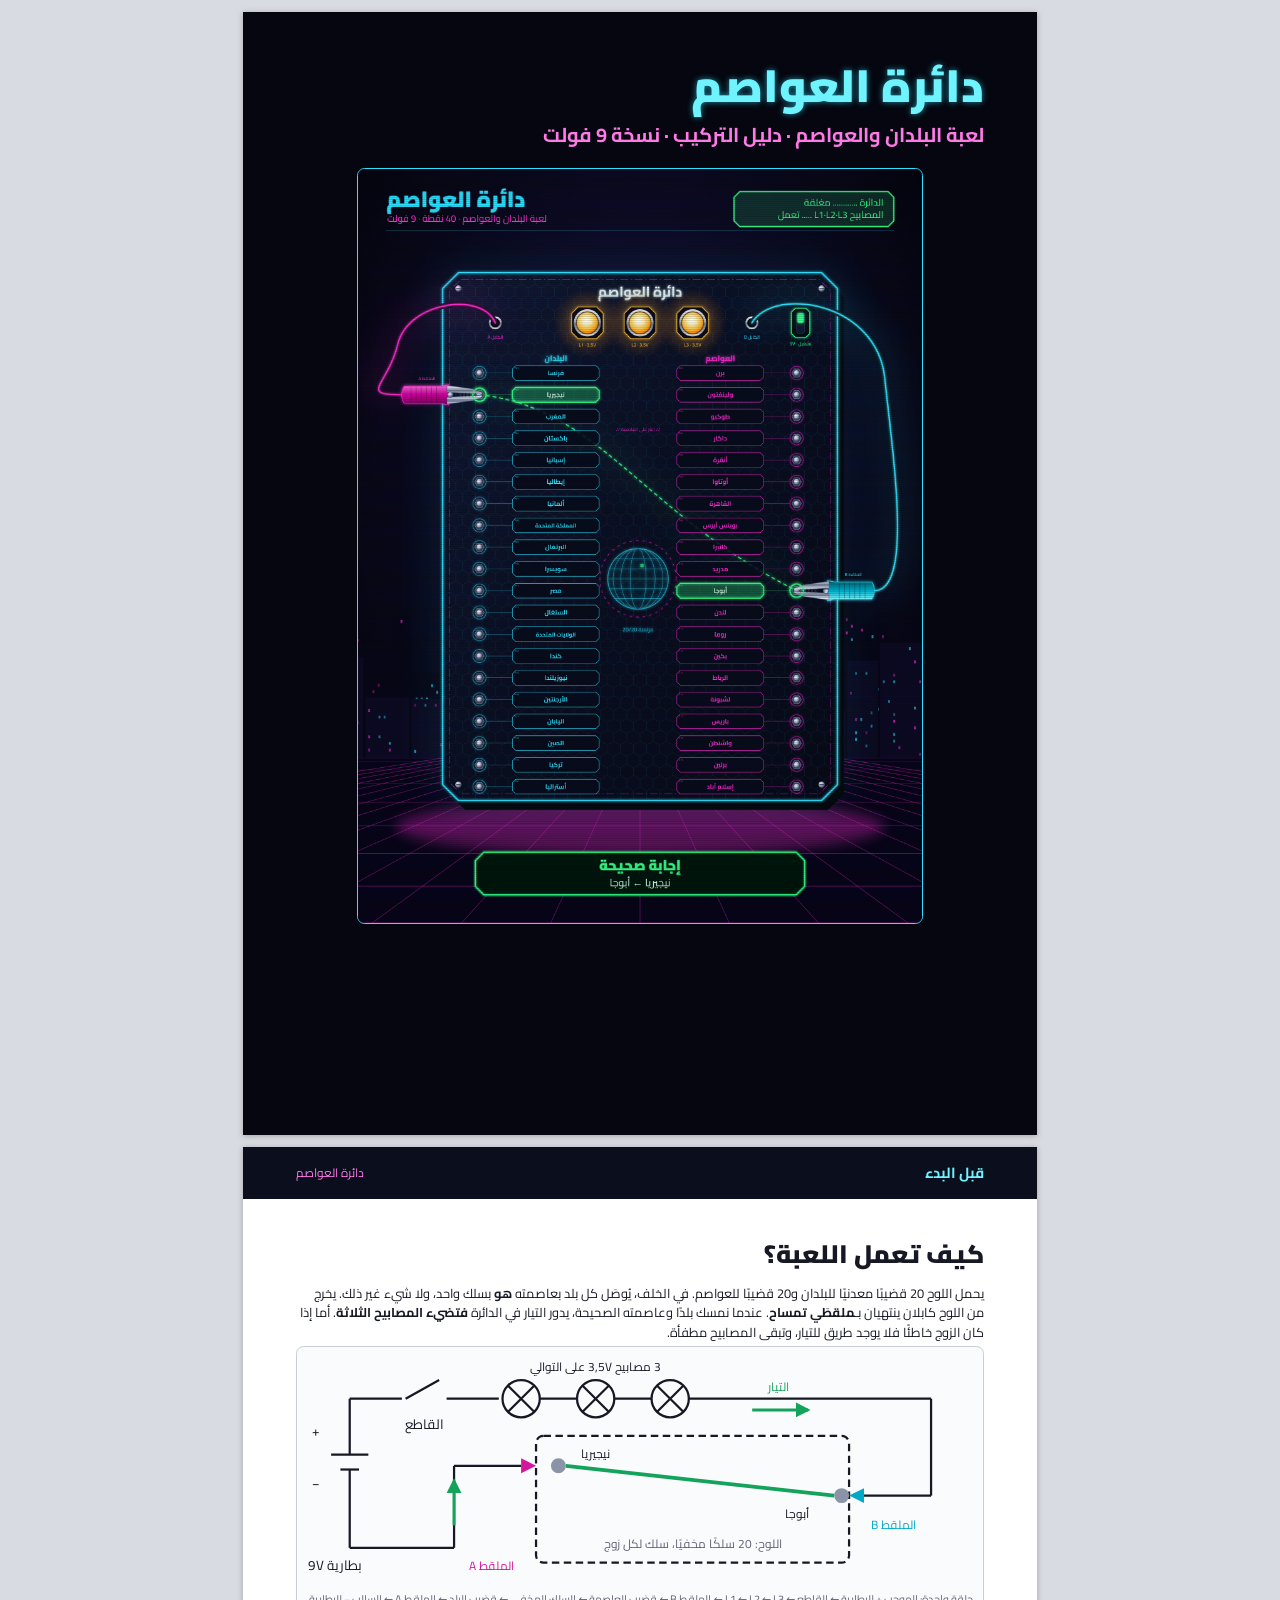
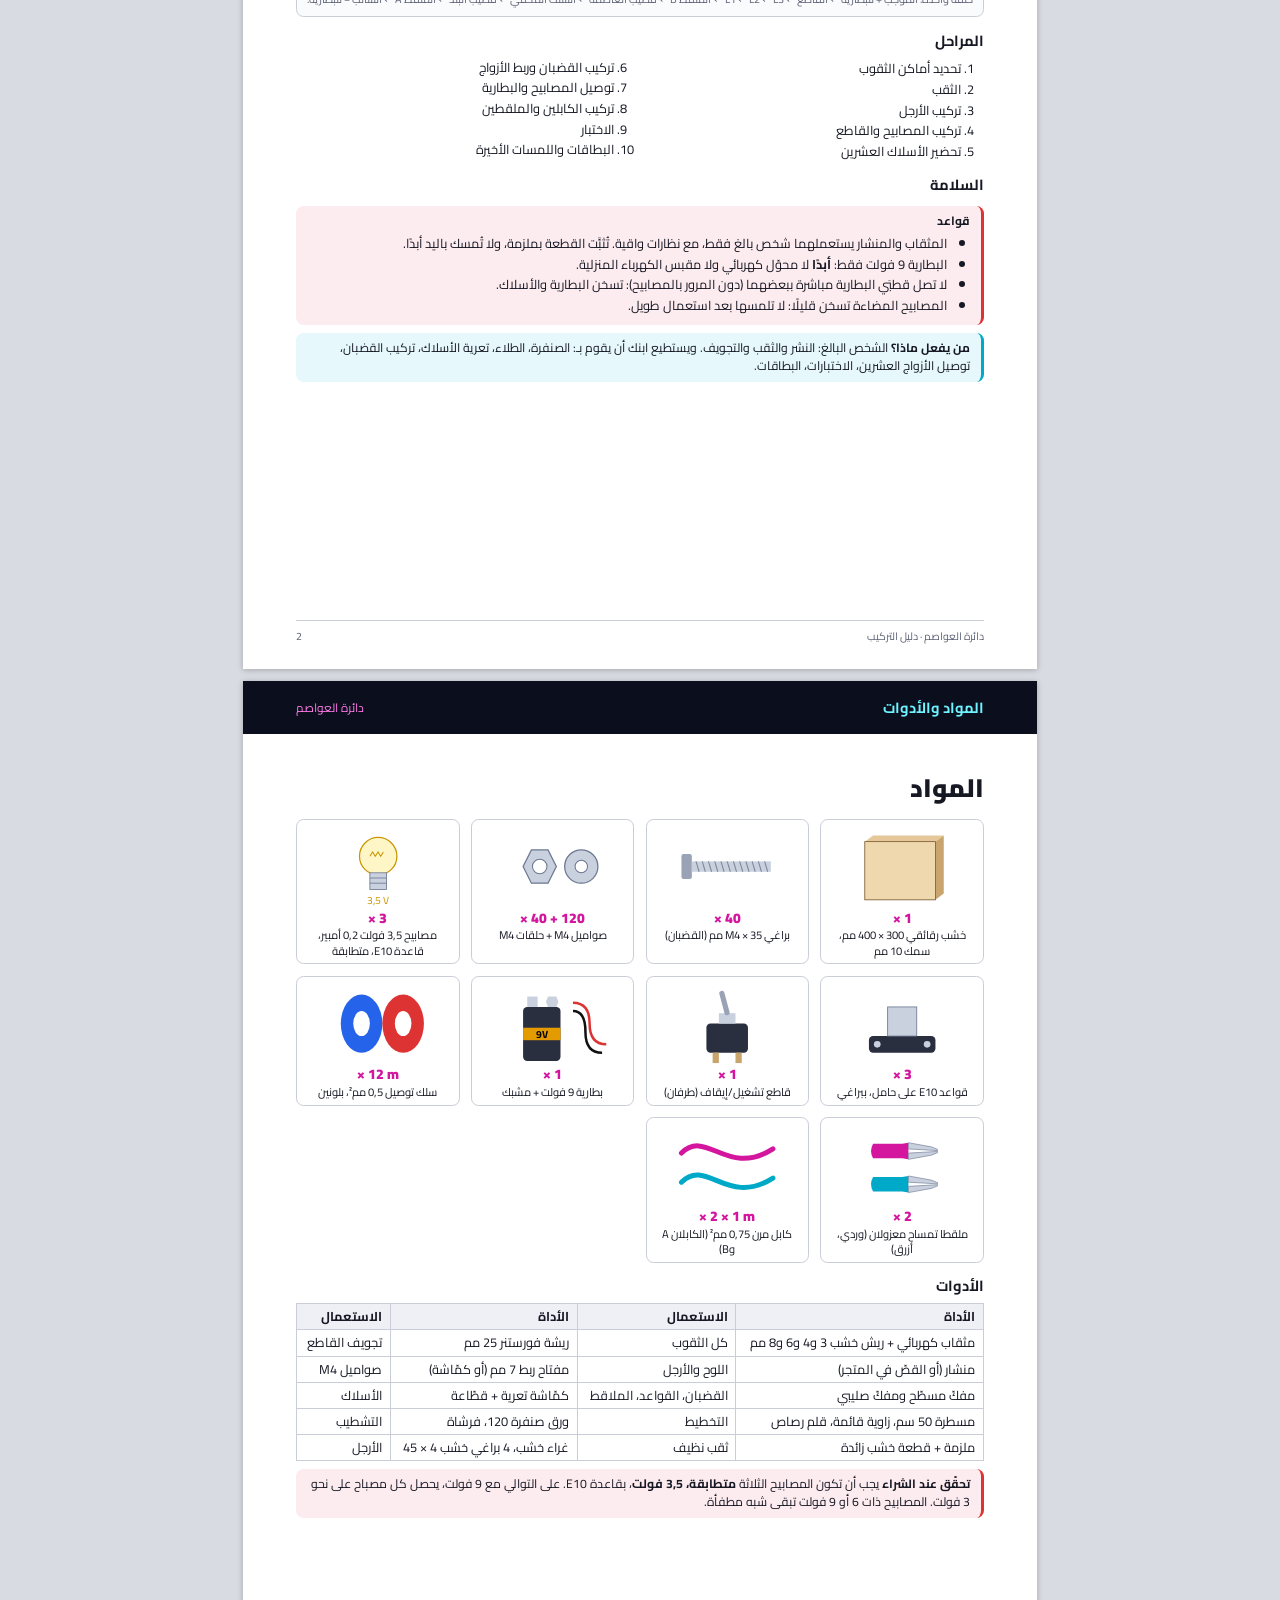
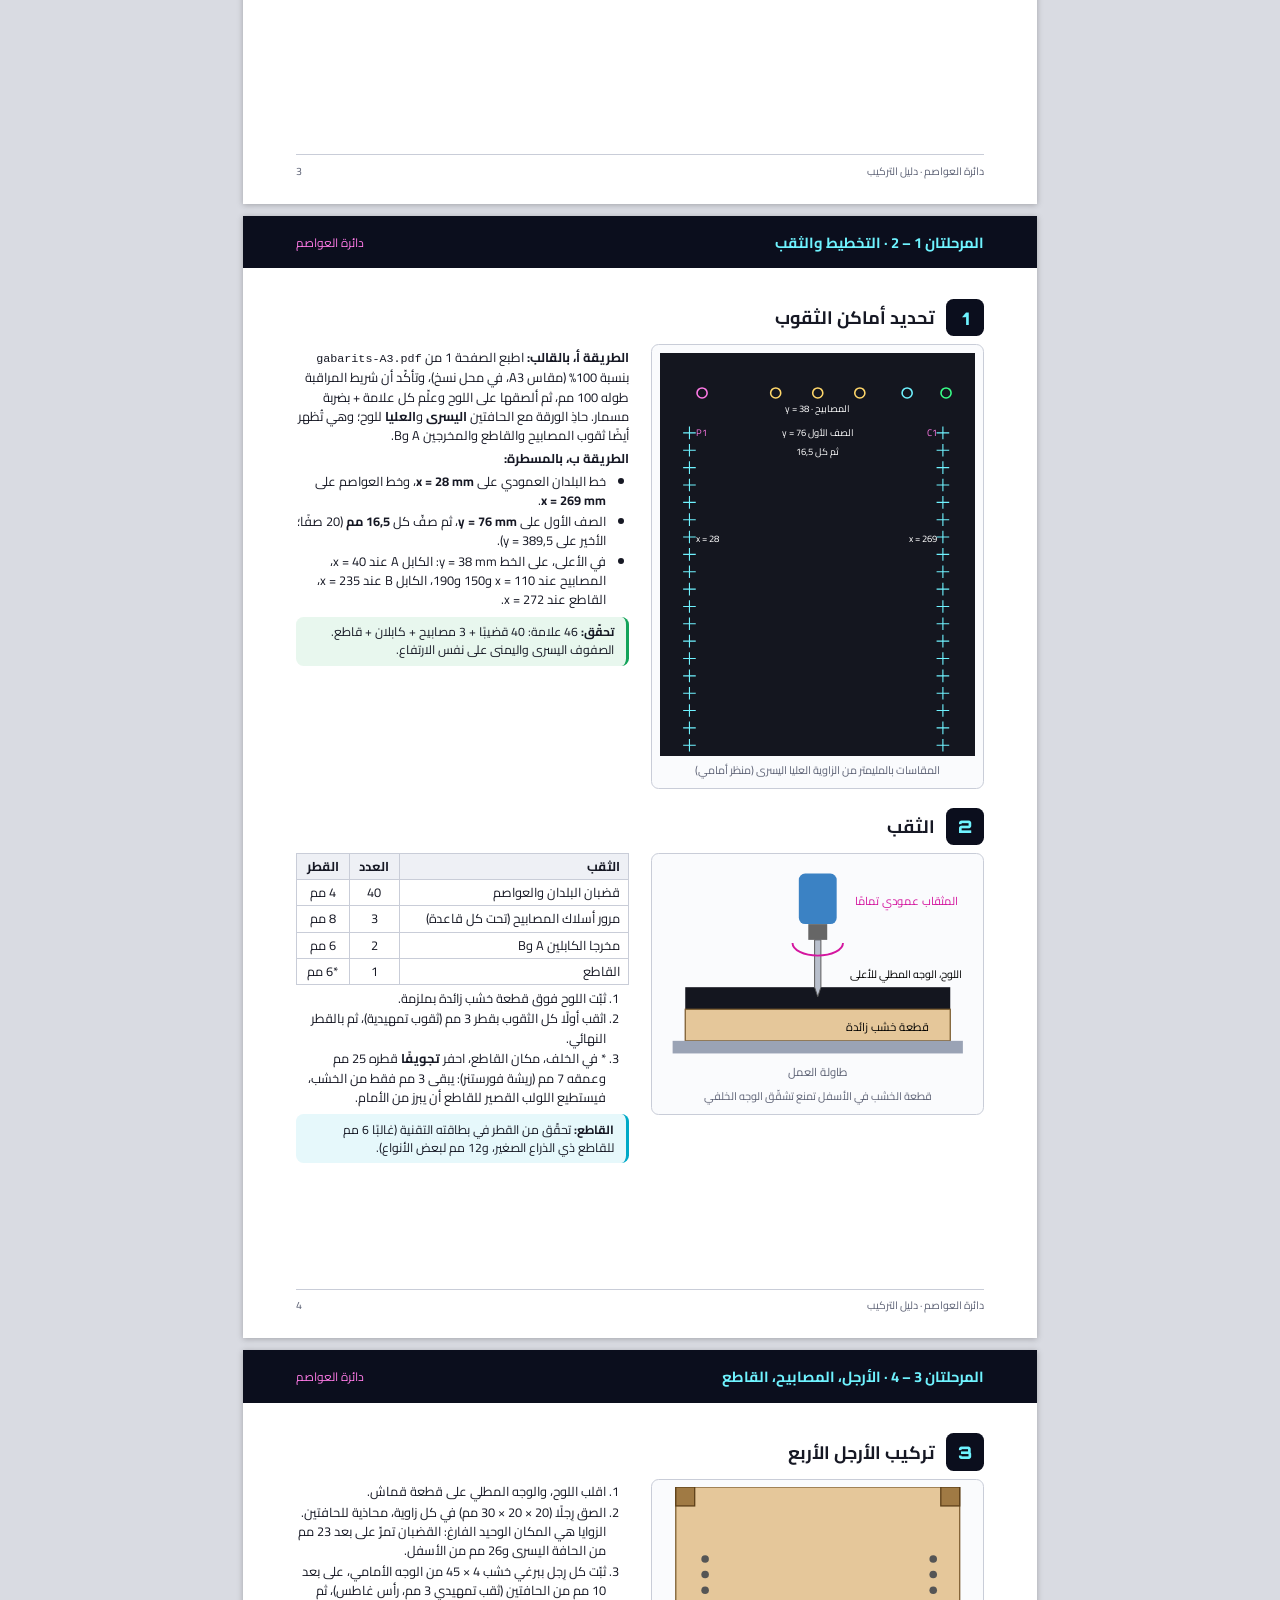
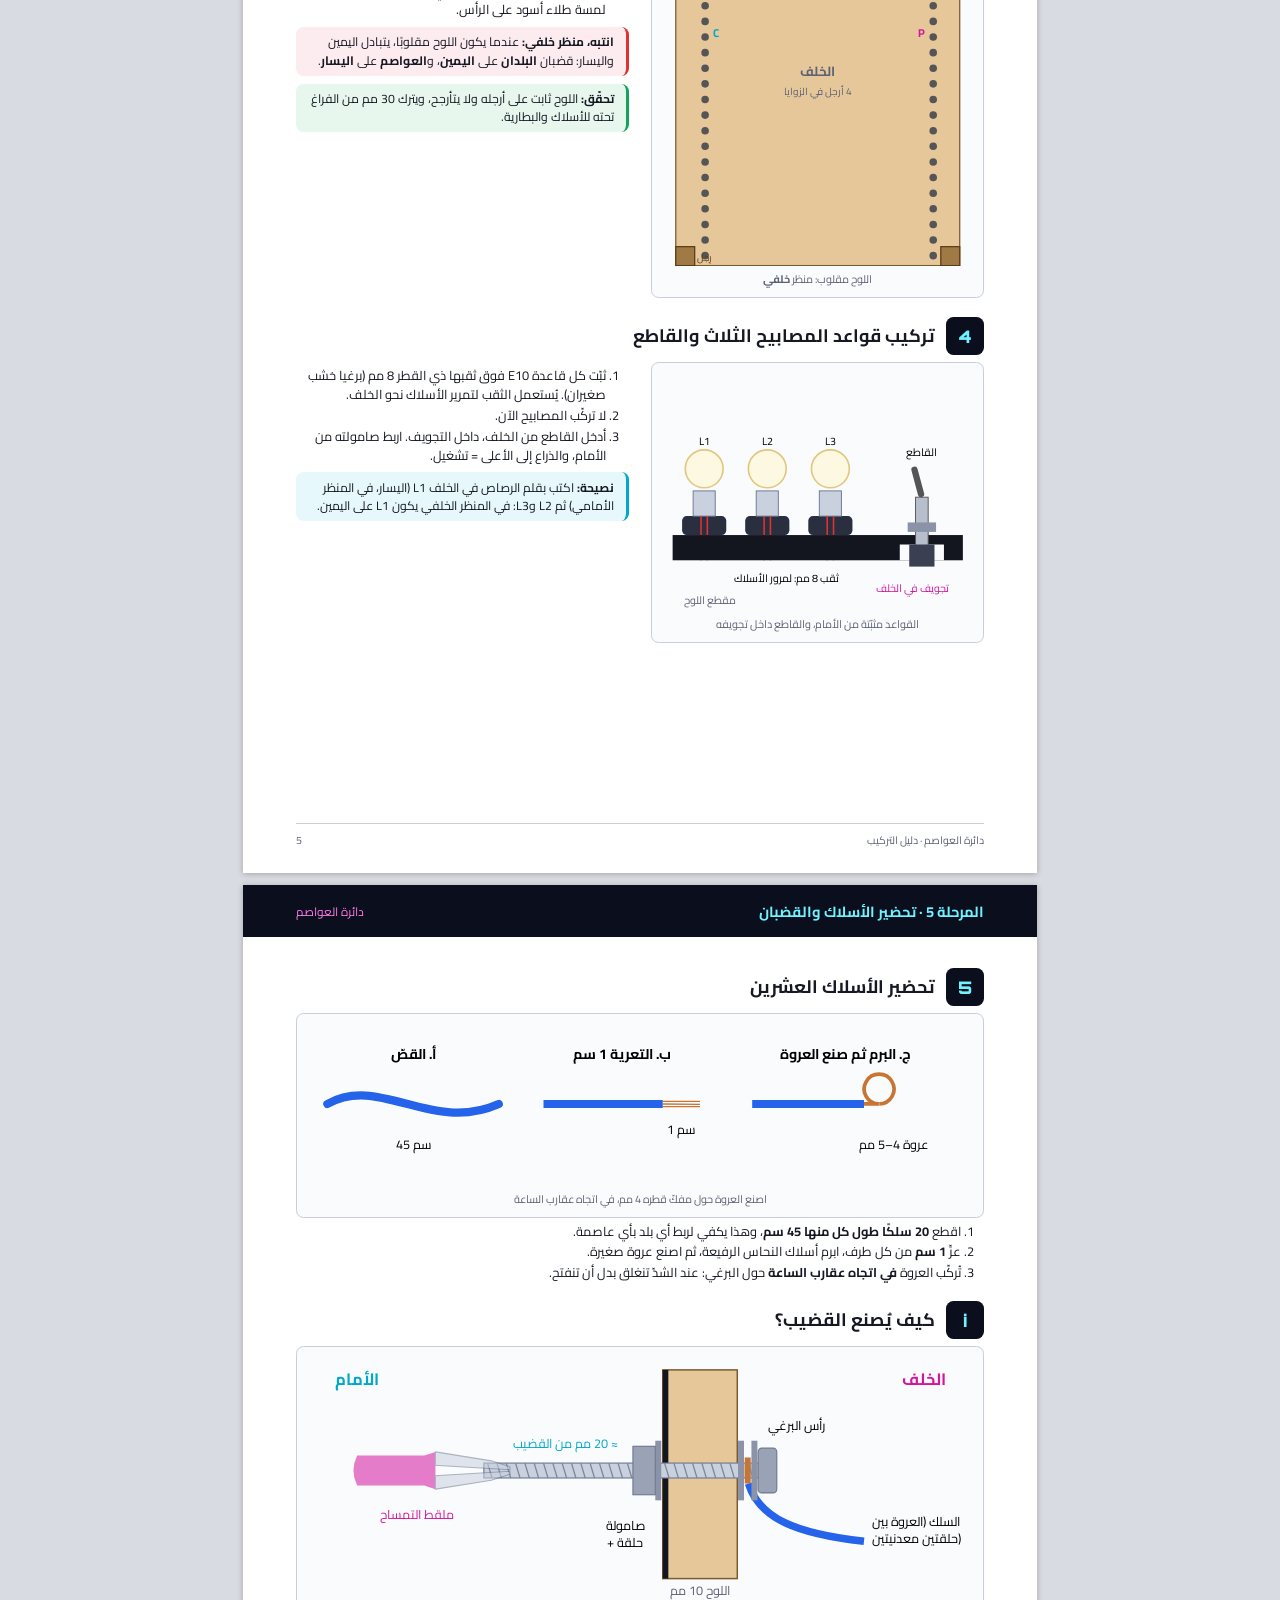
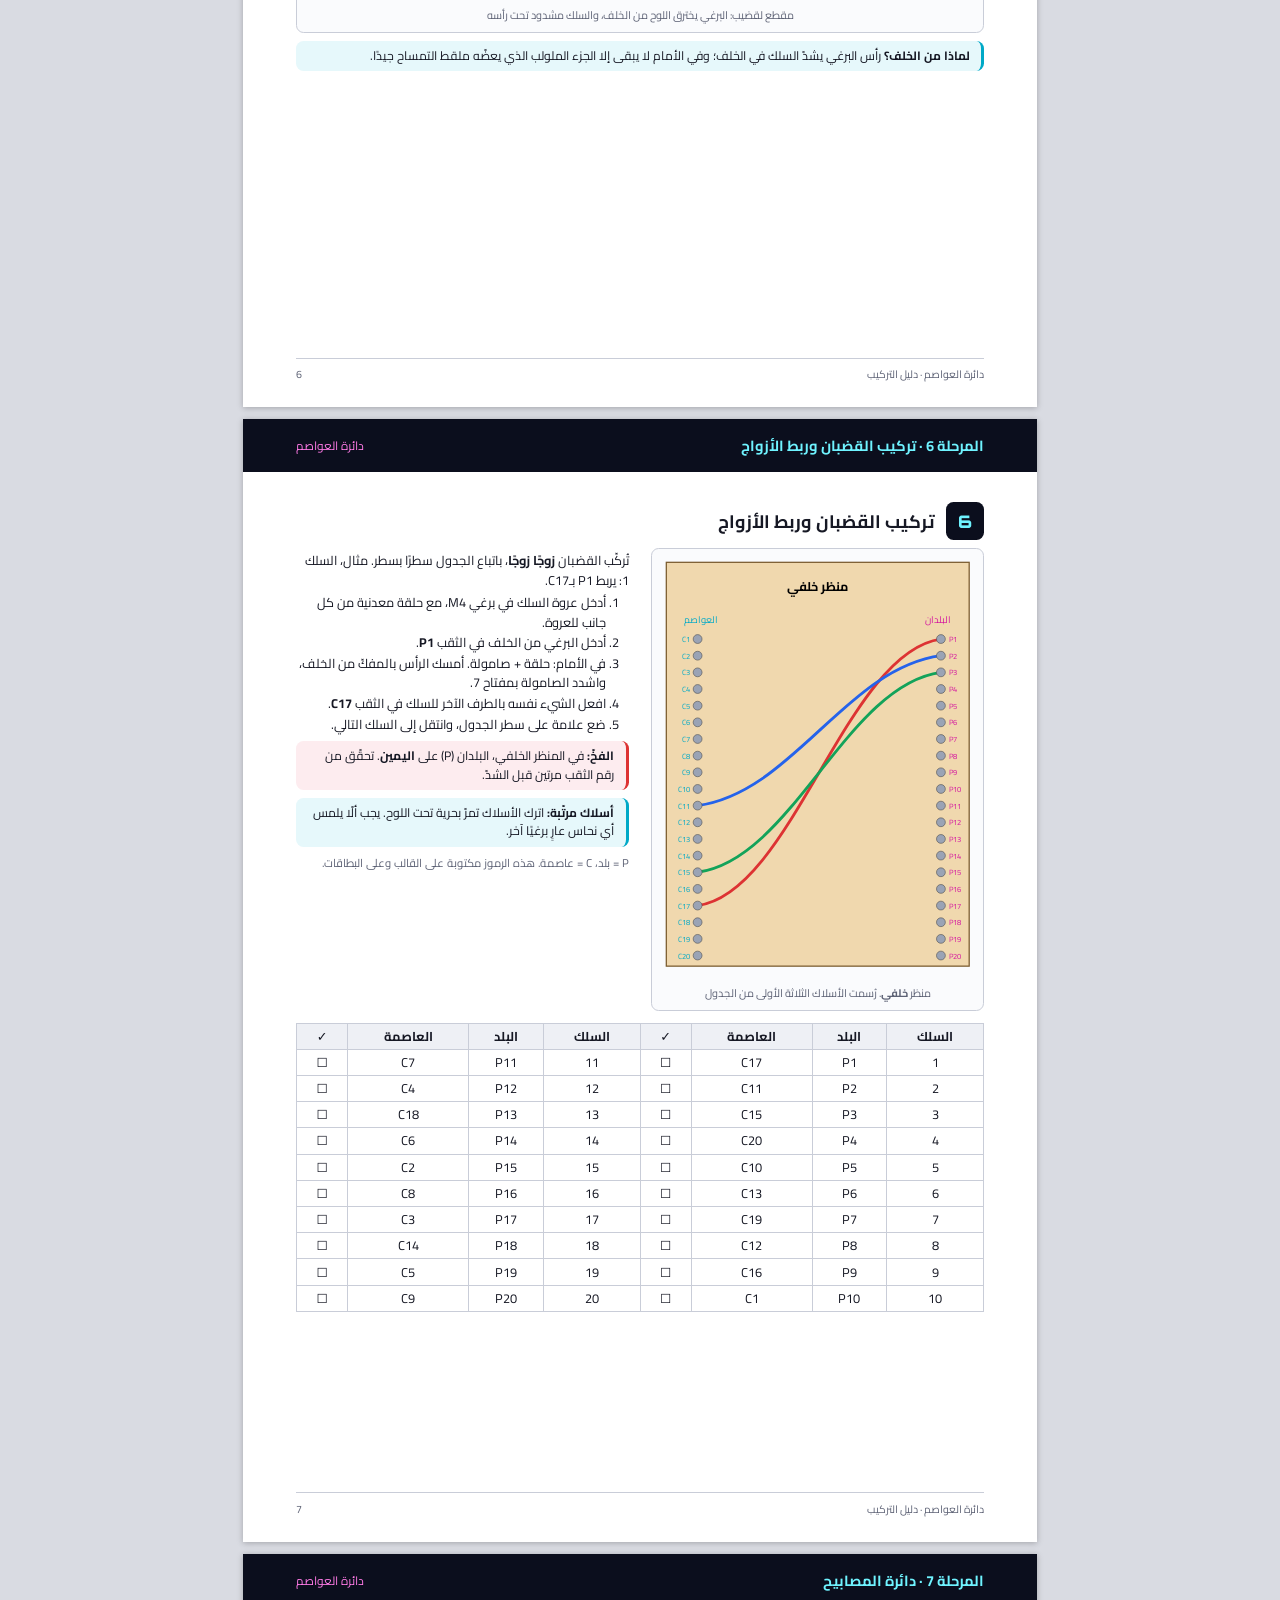
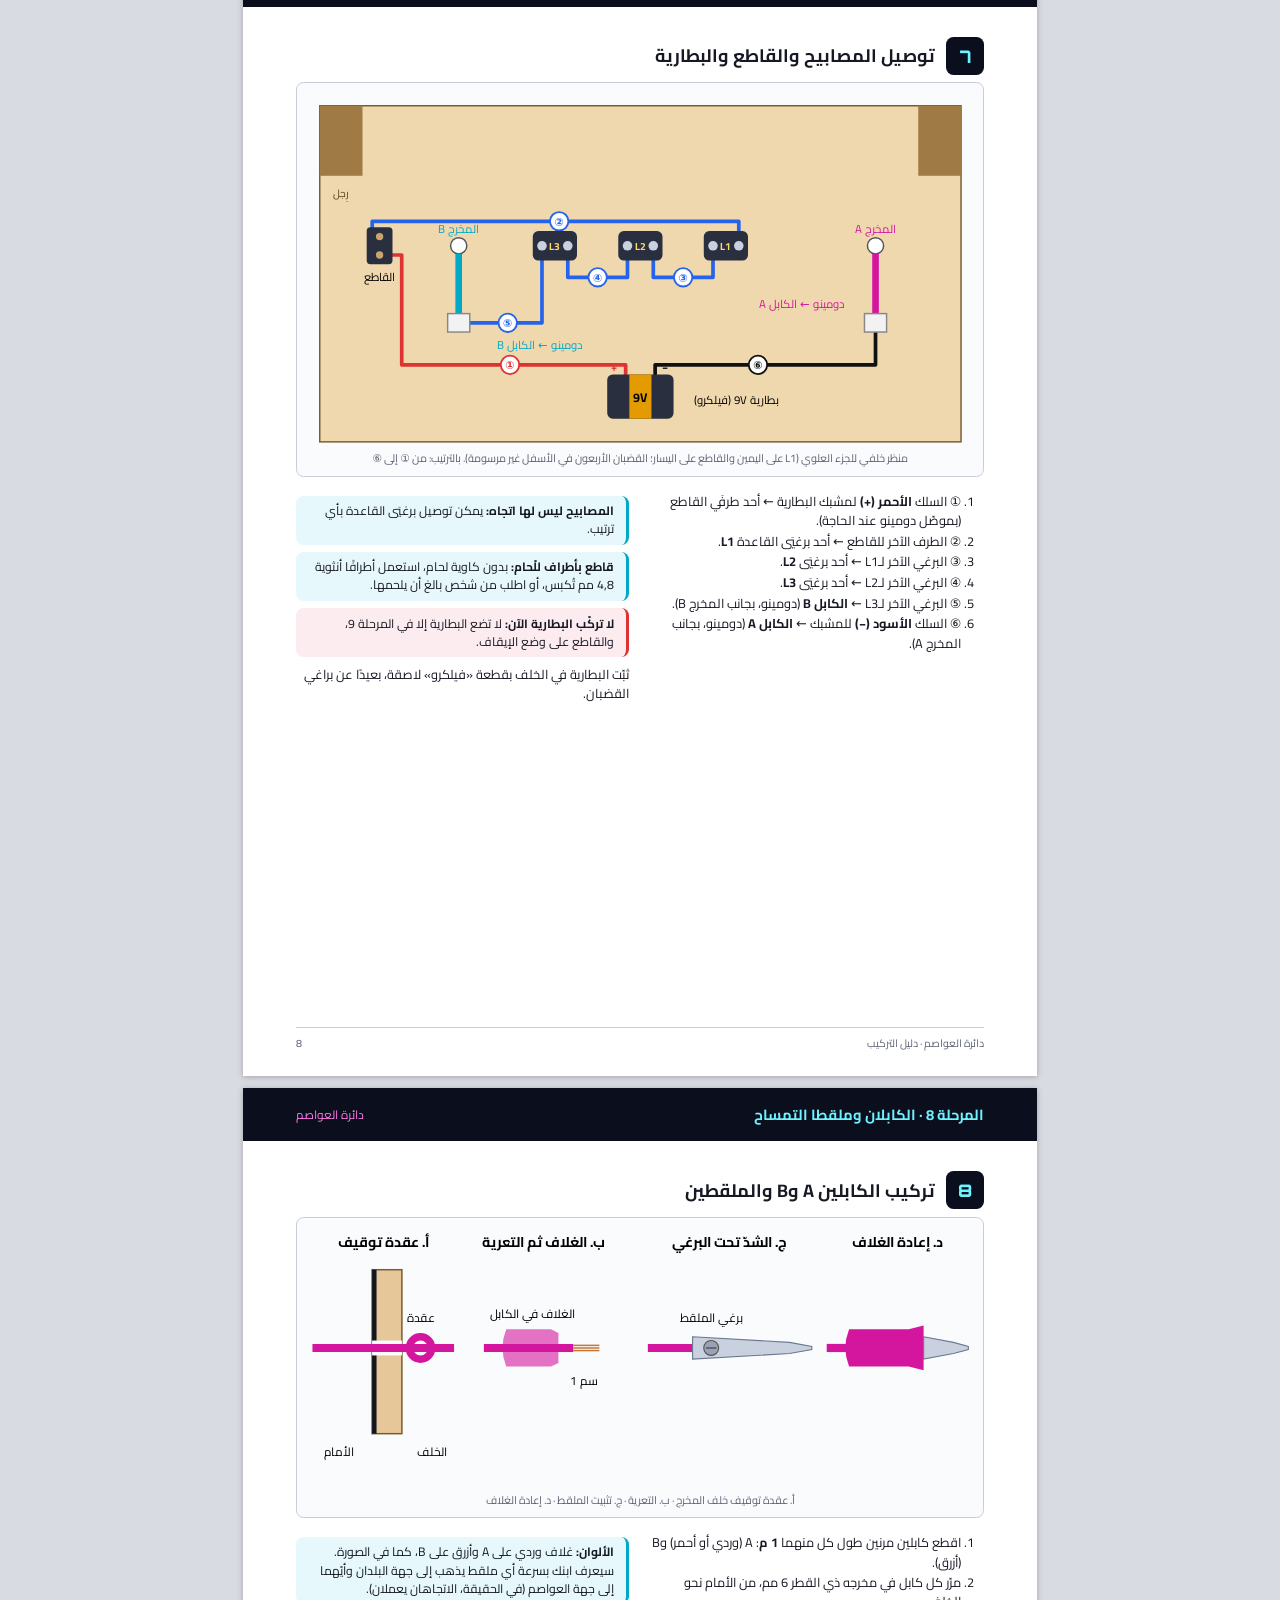
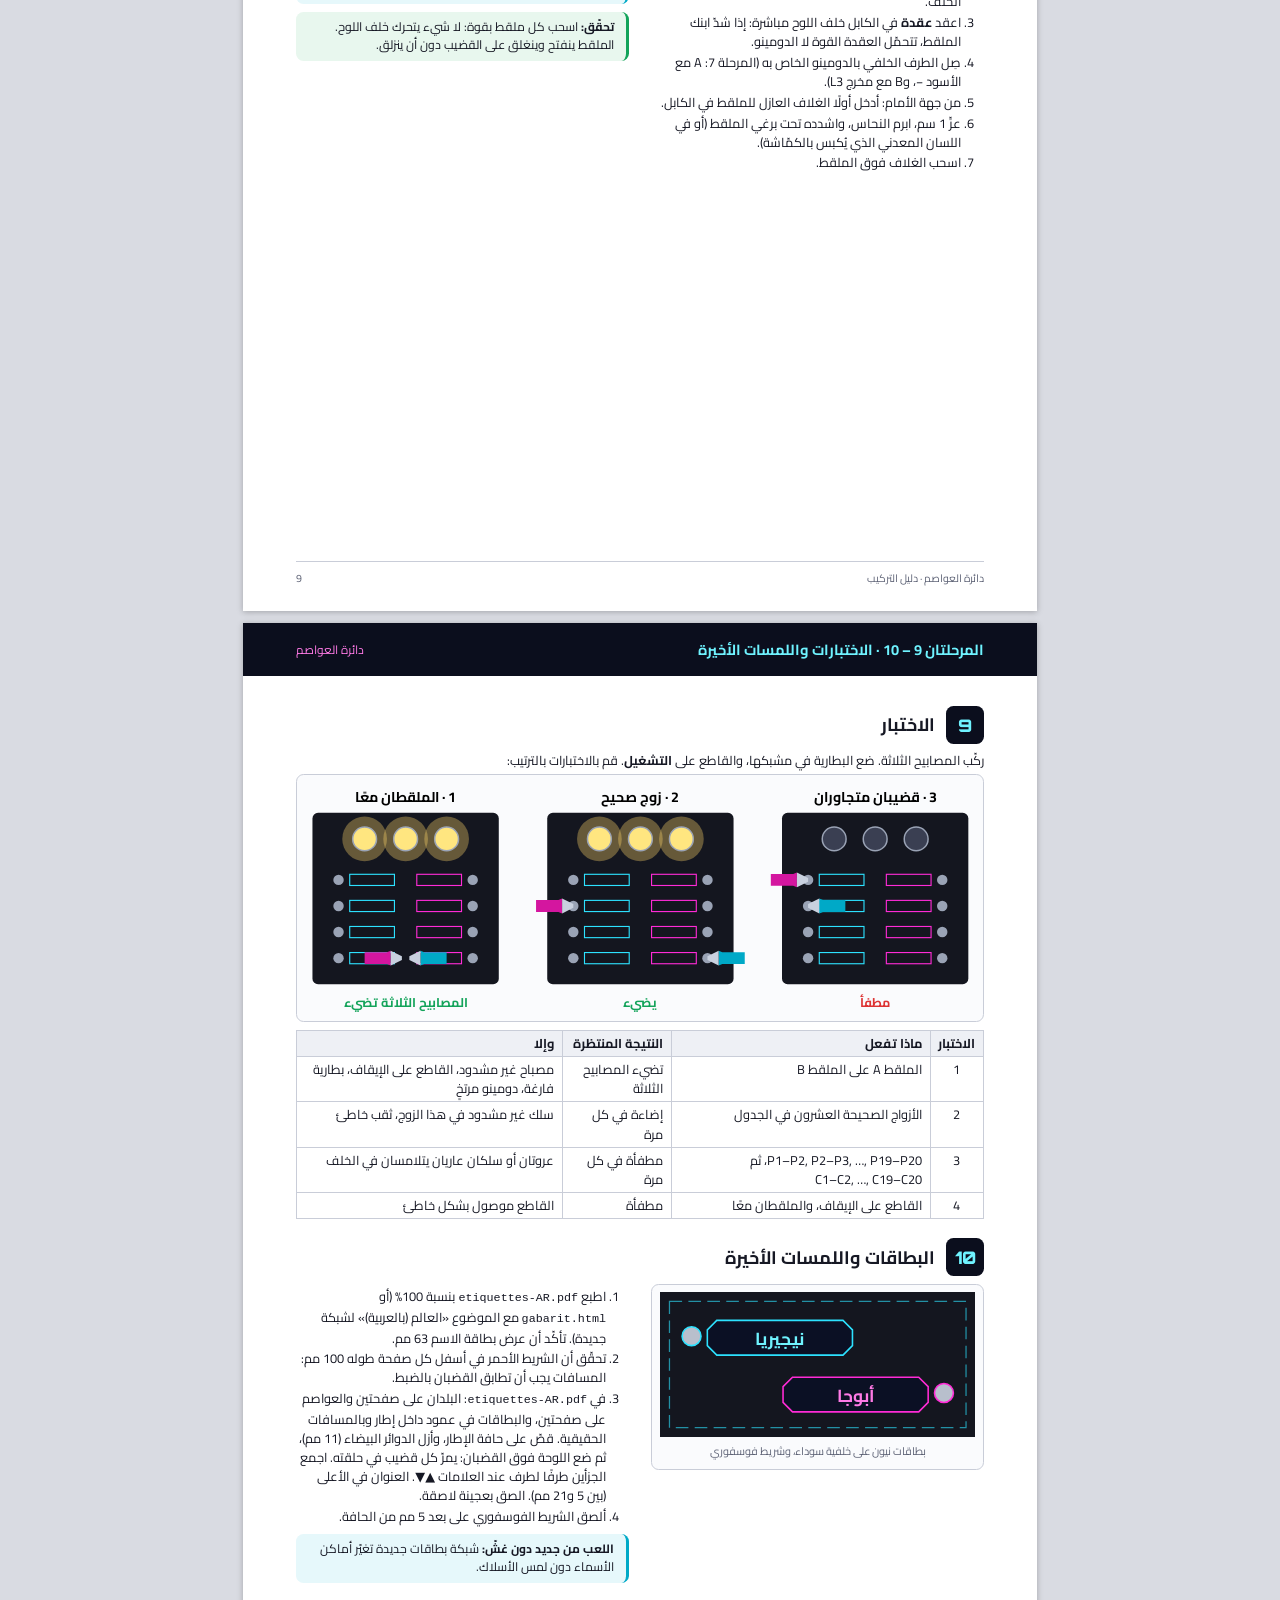
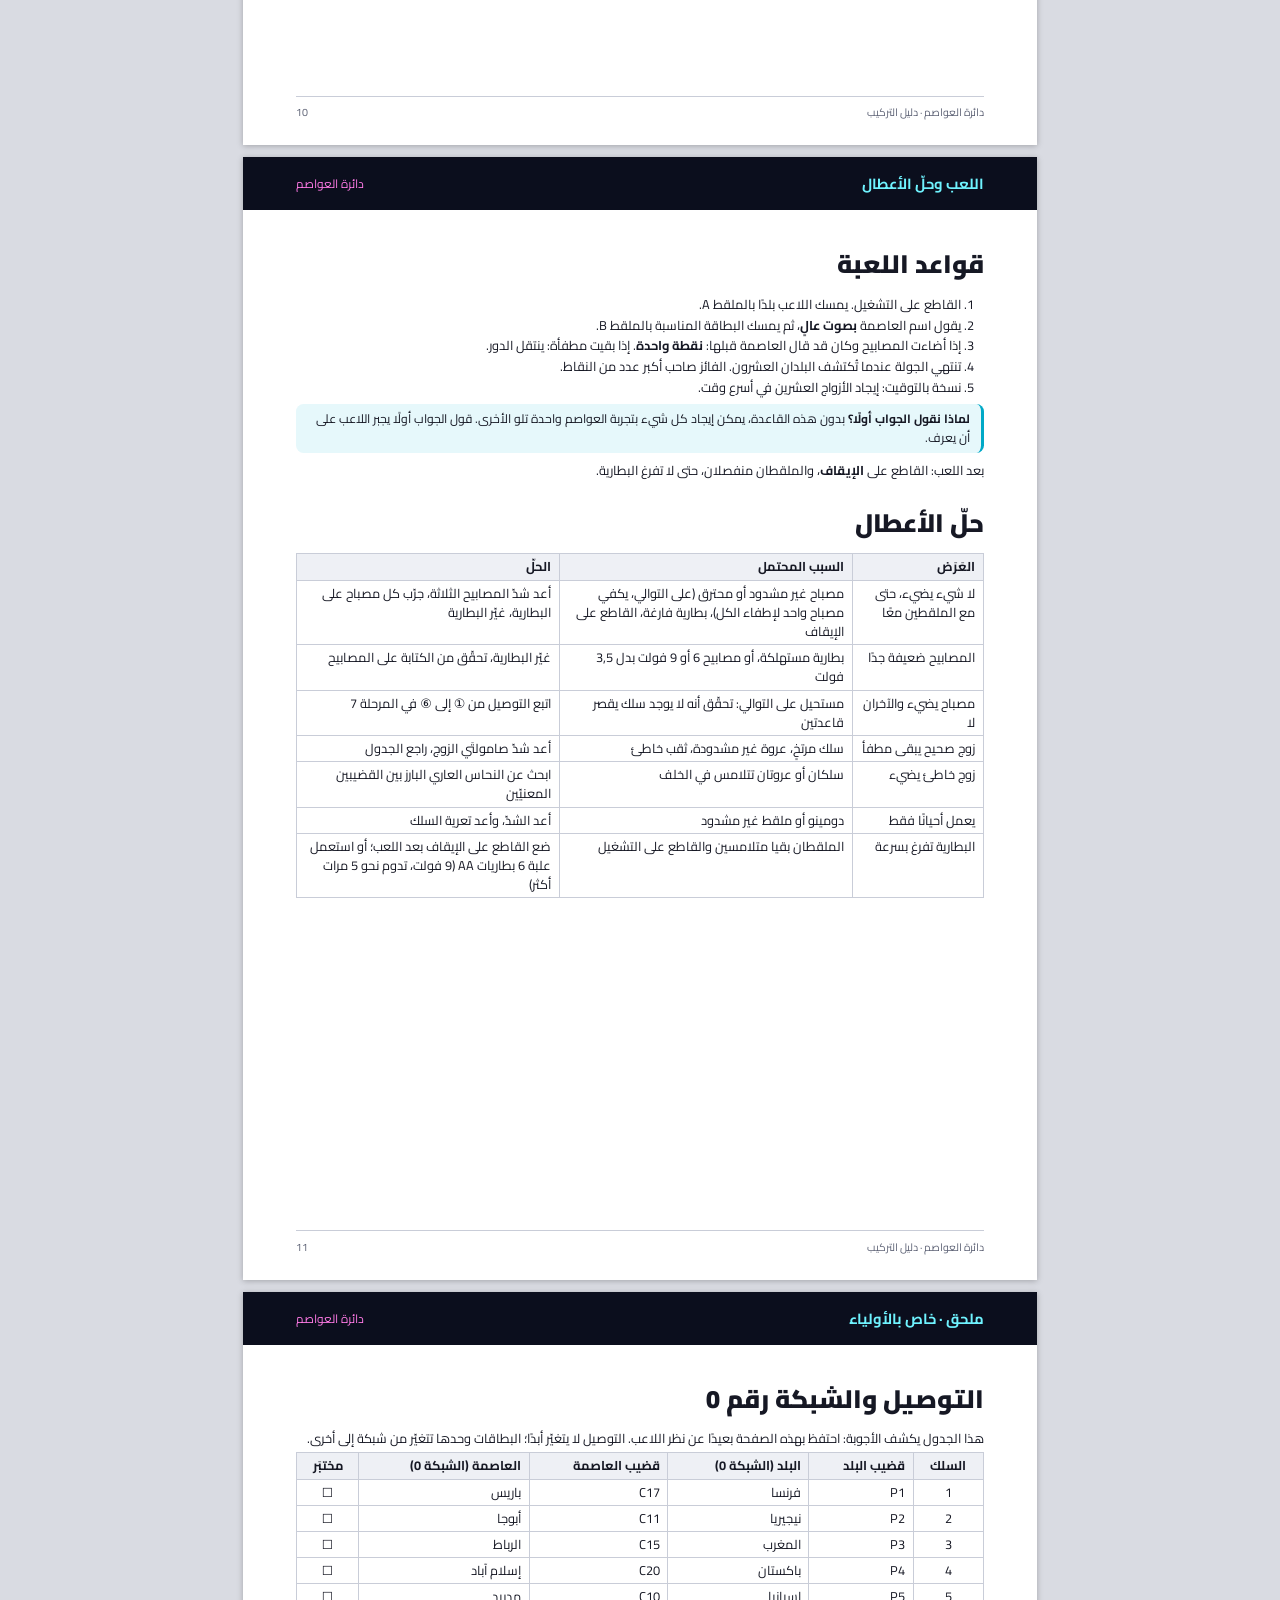
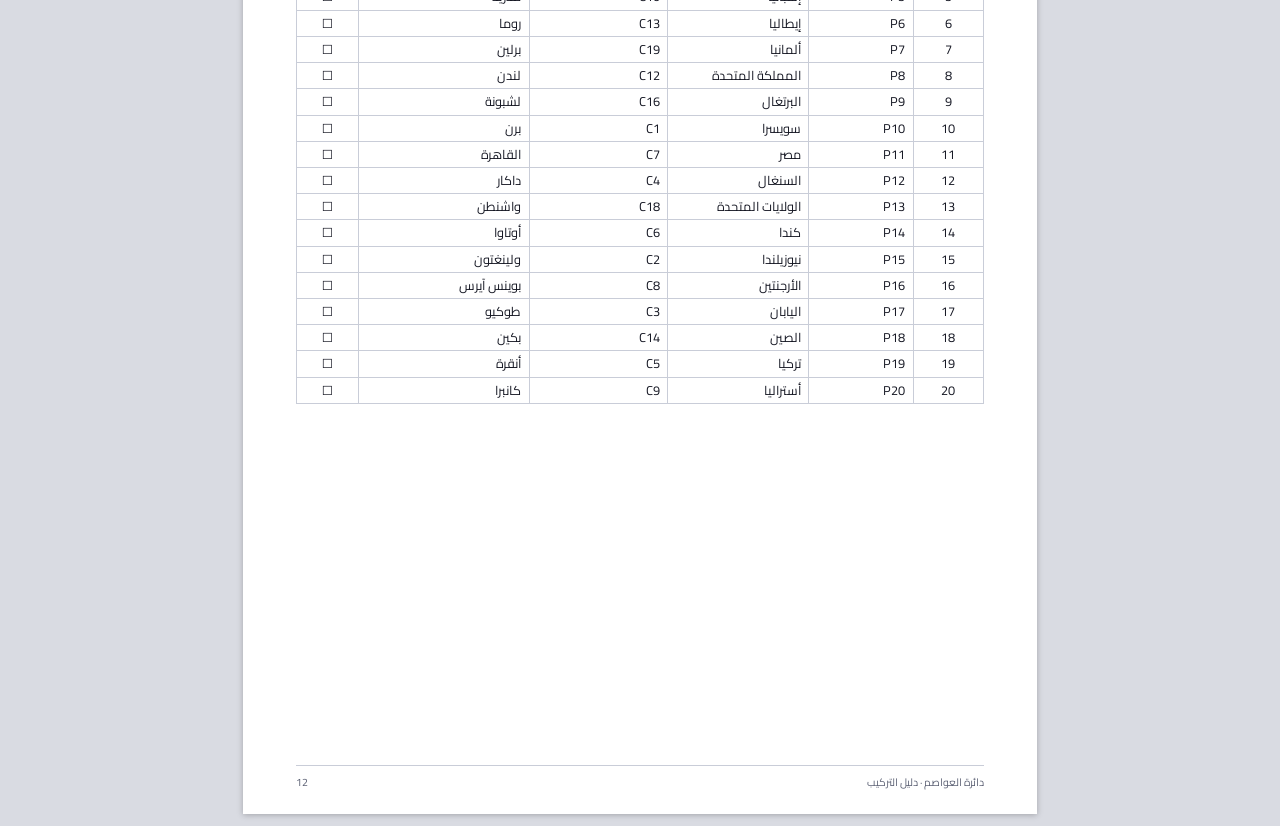
<file: jeu-pays-capitales/notice-montage-ar.html>
<!doctype html>
<html lang="ar" dir="rtl">
<head>
<meta charset="utf-8">
<meta name="viewport" content="width=device-width, initial-scale=1">
<title>دليل التركيب</title>
<link href="https://fonts.googleapis.com/css2?family=Cairo:wght@400;600;700;900&family=Orbitron:wght@700;900&display=swap" rel="stylesheet">
<style>
  :root { --ink: #161824; --muted: #5d6275; --cyan: #00a9c7; --mag: #d4169f; --green: #13a35a; --dark: #0b0e1d; --line: #c9cdd8; }
  * { box-sizing: border-box; }
  body { margin: 0; background: #d9dbe2; font-family: Cairo, "DejaVu Sans", sans-serif; color: var(--ink); }
  .page { position: relative; width: 210mm; height: 297mm; margin: 12px auto; background: #fff; padding: 22mm 14mm 14mm; overflow: hidden; box-shadow: 0 1px 6px rgba(0,0,0,.25); }
  .band { position: absolute; top: 0; left: 0; right: 0; height: 14mm; background: var(--dark); color: #fff; display: flex; align-items: center; justify-content: space-between; padding: 0 14mm; }
  .band b { font-weight: 700; font-size: 11pt; color: #6ff3ff; }
  .band span { font-size: 9pt; color: #ff7ae6; }
  .foot { position: absolute; bottom: 6mm; left: 14mm; right: 14mm; font-size: 8pt; color: var(--muted); display: flex; justify-content: space-between; border-top: 1px solid var(--line); padding-top: 1.5mm; }
  h1 { font-size: 19pt; font-weight: 900; margin: 0 0 2mm; }
  h2 { font-size: 13.5pt; font-weight: 700; margin: 0 0 2mm; display: flex; align-items: center; gap: 3mm; }
  h3 { font-size: 11pt; margin: 2.5mm 0 1mm; }
  p, li, td, th { font-size: 9.6pt; line-height: 1.5; }
  p { margin: 1mm 0; }
  ul, ol { margin: 1mm 0; padding-inline-start: 6mm; padding-inline-end: 0; }
  li { margin: .4mm 0; }
  code { direction: ltr; unicode-bidi: embed; font-size: 8.8pt; }
  .num { flex: none; width: 10mm; height: 10mm; border-radius: 2mm; background: var(--dark); color: #6ff3ff; display: inline-flex; align-items: center; justify-content: center; font-family: Orbitron, sans-serif; font-weight: 900; font-size: 13pt; }
  .step { margin-bottom: 5mm; }
  .grid2 { display: grid; grid-template-columns: 1fr 1fr; gap: 6mm; align-items: start; }
  .fig { border: 1px solid var(--line); border-radius: 2mm; padding: 2mm; background: #fafbfd; }
  .fig svg { display: block; width: 100%; height: auto; direction: ltr; }
  .cap { font-size: 8.2pt; color: var(--muted); text-align: center; margin-top: 1mm; }
  .tip, .warn, .check { border-radius: 2mm; padding: 1.6mm 3mm; margin: 2mm 0; font-size: 9.2pt; line-height: 1.5; }
  .tip { background: #e6f8fb; border-inline-start: 3px solid var(--cyan); }
  .warn { background: #fdecef; border-inline-start: 3px solid #d33; }
  .check { background: #e8f7ee; border-inline-start: 3px solid var(--green); }
  .tip > b:first-child, .warn > b:first-child, .check > b:first-child { font-size: 9pt; }
  table { border-collapse: collapse; width: 100%; }
  th, td { border: 1px solid var(--line); padding: .8mm 2mm; text-align: start; vertical-align: top; }
  th { background: #eef0f5; }
  td.c, th.c { text-align: center; white-space: nowrap; }
  .items { display: grid; grid-template-columns: repeat(4, 1fr); gap: 3mm; }
  .item { border: 1px solid var(--line); border-radius: 2mm; padding: 1.5mm 2mm; text-align: center; font-size: 8.4pt; line-height: 1.35; }
  .item svg { width: 100%; height: 22mm; display: block; direction: ltr; }
  .item .q { font-weight: 900; color: var(--mag); font-size: 10.5pt; direction: ltr; unicode-bidi: isolate; }
  .cover { background: #05060f; color: #fff; padding: 12mm 14mm; }
  .cover h1 { font-size: 34pt; color: #6ff3ff; font-weight: 900; text-shadow: 0 0 6px rgba(45,226,255,.6); margin: 0; line-height: 1.3; }
  .cover .sub { color: #ff7ae6; font-size: 15pt; font-weight: 700; margin: 0 0 4mm; }
  .cover img { display: block; width: 150mm; margin: 0 auto; border: 1px solid #2de2ff; border-radius: 2mm; }
  .cover .facts { display: grid; grid-template-columns: repeat(4, 1fr); gap: 3mm; margin-top: 5mm; }
  .cover .fact { border: 1px solid #2de2ff; border-radius: 2mm; padding: 2mm; text-align: center; }
  .cover .fact b { display: block; color: #6ff3ff; font-size: 13pt; font-weight: 900; }
  .cover .fact span { font-size: 8.5pt; color: #c9cde0; }
  .toc { columns: 2; column-gap: 8mm; }
  .toc li { break-inside: avoid; }
  .ltr, bdi.n { direction: ltr; unicode-bidi: isolate; white-space: nowrap; }
  svg text { font-family: Cairo, "DejaVu Sans", sans-serif; }
  @page { size: A4 portrait; margin: 0; }
  @media print { body { background: #fff; } .page { margin: 0; box-shadow: none; break-after: page; } }
</style>
</head>
<body>

<!-- ============ الغلاف ============ -->
<section class="page cover">
  <h1>دائرة العواصم</h1>
  <div class="sub">لعبة البلدان والعواصم · دليل التركيب · نسخة 9 فولت</div>
  <img src="rendu/rendu-cyberpunk-ar.png" alt="صورة اللوح بعد الانتهاء">
</section>

<!-- ============ المبدأ والسلامة ============ -->
<section class="page">
  <div class="band"><b>قبل البدء</b><span>دائرة العواصم</span></div>
  <h1>كيف تعمل اللعبة؟</h1>
  <p>يحمل اللوح 20 قضيبًا معدنيًا للبلدان و20 قضيبًا للعواصم. في الخلف، يُوصَل كل بلد بعاصمته <b>هو</b> بسلك واحد، ولا شيء غير ذلك.
     يخرج من اللوح كابلان ينتهيان بـ<b>ملقطَي تمساح</b>. عندما نمسك بلدًا وعاصمته الصحيحة، يدور التيار في الدائرة <b>فتضيء المصابيح الثلاثة</b>.
     أما إذا كان الزوج خاطئًا فلا يوجد طريق للتيار، وتبقى المصابيح مطفأة.</p>
  <div class="fig">
    <svg viewBox="0 0 180 62">
      <defs><marker id="ar" viewBox="0 0 6 6" refX="5" refY="3" markerWidth="5" markerHeight="5" orient="auto"><path d="M0 0 L6 3 L0 6 Z" fill="#13a35a"/></marker></defs>
      <g fill="none" stroke="#161824" stroke-width=".6">
        <line x1="12" y1="12" x2="12" y2="27"/><line x1="7" y1="27" x2="17" y2="27"/><line x1="9.5" y1="31" x2="14.5" y2="31"/><line x1="12" y1="31" x2="12" y2="52"/>
        <line x1="12" y1="12" x2="26" y2="12"/><line x1="27" y1="12" x2="36" y2="7"/><line x1="38" y1="12" x2="52" y2="12"/>
        <circle cx="58" cy="12" r="5"/><path d="M54.5 8.5 L61.5 15.5 M61.5 8.5 L54.5 15.5"/>
        <line x1="63" y1="12" x2="73" y2="12"/>
        <circle cx="78" cy="12" r="5"/><path d="M74.5 8.5 L81.5 15.5 M81.5 8.5 L74.5 15.5"/>
        <line x1="83" y1="12" x2="93" y2="12"/>
        <circle cx="98" cy="12" r="5"/><path d="M94.5 8.5 L101.5 15.5 M101.5 8.5 L94.5 15.5"/>
        <line x1="103" y1="12" x2="168" y2="12"/><line x1="168" y1="12" x2="168" y2="38"/><line x1="168" y1="38" x2="150" y2="38"/>
        <line x1="12" y1="52" x2="40" y2="52"/><line x1="40" y1="52" x2="40" y2="30"/><line x1="40" y1="30" x2="58" y2="30"/>
        <rect x="62" y="22" width="84" height="34" rx="2" stroke-dasharray="2 1.2"/>
        <line x1="70" y1="30" x2="142" y2="38" stroke="#13a35a" stroke-width="1"/>
      </g>
      <path d="M40 46 L40 34" stroke="#13a35a" stroke-width=".8" marker-end="url(#ar)"/>
      <path d="M120 15 L135 15" stroke="#13a35a" stroke-width=".8" marker-end="url(#ar)"/>
      <g fill="#161824" font-size="3.6">
        <circle cx="68" cy="30" r="2" fill="#8a93a8"/><circle cx="144" cy="38" r="2" fill="#8a93a8"/>
        <polygon points="58,28 62,30 58,32" fill="#d4169f"/><polygon points="150,36 146,38 150,40" fill="#00a9c7"/>
        <text x="2" y="22">+</text><text x="2" y="36">−</text><text x="8" y="58" text-anchor="middle" direction="rtl">بطارية 9V</text>
        <text x="32" y="20" text-anchor="middle">القاطع</text>
        <text x="78" y="4.5" text-anchor="middle" font-size="3.2" direction="rtl">3 مصابيح 3,5V على التوالي</text>
        <text x="78" y="28" text-anchor="middle" font-size="3.2">نيجيريا</text><text x="132" y="44" text-anchor="middle" font-size="3.2">أبوجا</text>
        <text x="104" y="52" text-anchor="middle" font-size="3.2" fill="#5d6275" direction="rtl">اللوح: 20 سلكًا مخفيًا، سلك لكل زوج</text>
        <text x="50" y="58" font-size="3.2" fill="#d4169f" text-anchor="middle" direction="rtl">الملقط A</text><text x="158" y="47" font-size="3.2" fill="#00a9c7" text-anchor="middle" direction="rtl">الملقط B</text>
        <text x="127" y="10" font-size="3.2" fill="#13a35a" text-anchor="middle">التيار</text>
      </g>
    </svg>
    <div class="cap">حلقة واحدة: الموجب + للبطارية ← القاطع ← L1 ← L2 ← L3 ← الملقط B ← قضيب العاصمة ← السلك المخفي ← قضيب البلد ← الملقط A ← السالب − للبطارية.</div>
  </div>

  <h3>المراحل</h3>
  <ol class="toc">
    <li>تحديد أماكن الثقوب</li><li>الثقب</li>
    <li>تركيب الأرجل</li><li>تركيب المصابيح والقاطع</li><li>تحضير الأسلاك العشرين</li><li>تركيب القضبان وربط الأزواج</li>
    <li>توصيل المصابيح والبطارية</li><li>تركيب الكابلين والملقطين</li><li>الاختبار</li><li>البطاقات واللمسات الأخيرة</li>
  </ol>

  <h3>السلامة</h3>
  <div class="warn"><b>قواعد</b>
    <ul>
      <li>المثقاب والمنشار يستعملهما شخص بالغ فقط، مع نظارات واقية. تُثبَّت القطعة بملزمة، ولا تُمسك باليد أبدًا.</li>
      <li>البطارية 9 فولت فقط: <b>أبدًا</b> لا محوّل كهربائي ولا مقبس الكهرباء المنزلية.</li>
      <li>لا تصل قطبَي البطارية مباشرة ببعضهما (دون المرور بالمصابيح): تسخن البطارية والأسلاك.</li>
      <li>المصابيح المضاءة تسخن قليلًا: لا تلمسها بعد استعمال طويل.</li>
    </ul>
  </div>
  <div class="tip"><b>من يفعل ماذا؟</b> الشخص البالغ: النشر والثقب والتجويف. ويستطيع ابنك أن يقوم بـ: الصنفرة، الطلاء، تعرية الأسلاك، تركيب القضبان، توصيل الأزواج العشرين، الاختبارات، البطاقات.</div>
  <div class="foot"><span>دائرة العواصم · دليل التركيب</span><span>2</span></div>
</section>

<!-- ============ المواد ============ -->
<section class="page">
  <div class="band"><b>المواد والأدوات</b><span>دائرة العواصم</span></div>
  <h1>المواد</h1>
  <div class="items" id="items"></div>
  <h3>الأدوات</h3>
  <table>
    <tr><th>الأداة</th><th>الاستعمال</th><th>الأداة</th><th>الاستعمال</th></tr>
    <tr><td>مثقاب كهربائي + ريش خشب 3 و4 و6 و8 مم</td><td>كل الثقوب</td><td>ريشة فورستنر 25 مم</td><td>تجويف القاطع</td></tr>
    <tr><td>منشار (أو القصّ في المتجر)</td><td>اللوح والأرجل</td><td>مفتاح ربط 7 مم (أو كمّاشة)</td><td>صواميل M4</td></tr>
    <tr><td>مفكّ مسطّح ومفكّ صليبي</td><td>القضبان، القواعد، الملاقط</td><td>كمّاشة تعرية + قطّاعة</td><td>الأسلاك</td></tr>
    <tr><td>مسطرة 50 سم، زاوية قائمة، قلم رصاص</td><td>التخطيط</td><td>ورق صنفرة 120، فرشاة</td><td>التشطيب</td></tr>
    <tr><td>ملزمة + قطعة خشب زائدة</td><td>ثقب نظيف</td><td>غراء خشب، 4 براغي خشب 4 × 45</td><td>الأرجل</td></tr>
  </table>
  <div class="warn"><b>تحقّق عند الشراء</b> يجب أن تكون المصابيح الثلاثة <b>متطابقة، 3,5 فولت</b>، بقاعدة E10. على التوالي مع 9 فولت، يحصل كل مصباح على نحو 3 فولت. المصابيح ذات 6 أو 9 فولت تبقى شبه مطفأة.</div>
  <div class="foot"><span>دائرة العواصم · دليل التركيب</span><span>3</span></div>
</section>

<!-- ============ المرحلتان 3-4 ============ -->
<section class="page">
  <div class="band"><b>المرحلتان 1 – 2 · التخطيط والثقب</b><span>دائرة العواصم</span></div>
  <div class="step">
    <h2><span class="num">1</span>تحديد أماكن الثقوب</h2>
    <div class="grid2">
      <div class="fig"><svg viewBox="0 0 100 128" id="fig-trace"></svg><div class="cap">المقاسات بالمليمتر من الزاوية العليا اليسرى (منظر أمامي)</div></div>
      <div>
        <p><b>الطريقة أ، بالقالب:</b> اطبع الصفحة 1 من <code>gabarits-A3.pdf</code> بنسبة 100% (مقاس A3، في محل نسخ)، وتأكّد أن شريط المراقبة طوله 100 مم، ثم ألصقها على اللوح وعلّم كل علامة + بضربة مسمار. حاذِ الورقة مع الحافتين <b>اليسرى</b> و<b>العليا</b> للوح؛ وهي تُظهر أيضًا ثقوب المصابيح والقاطع والمخرجين A وB.</p>
        <p><b>الطريقة ب، بالمسطرة:</b></p>
        <ul>
          <li>خط البلدان العمودي على <b><bdi dir="ltr" class="n">x = 28 mm</bdi></b>، وخط العواصم على <b><bdi dir="ltr" class="n">x = 269 mm</bdi></b>.</li>
          <li>الصف الأول على <b><bdi dir="ltr" class="n">y = 76 mm</bdi></b>، ثم صفّ كل <b>16,5 مم</b> (20 صفًا؛ الأخير على <bdi dir="ltr" class="n">y = 389,5</bdi>).</li>
          <li>في الأعلى، على الخط <bdi dir="ltr" class="n">y = 38 mm</bdi>: الكابل A عند <bdi dir="ltr" class="n">x = 40</bdi>، المصابيح عند <bdi dir="ltr" class="n">x = 110</bdi> و150 و190، الكابل B عند <bdi dir="ltr" class="n">x = 235</bdi>، القاطع عند <bdi dir="ltr" class="n">x = 272</bdi>.</li>
        </ul>
        <div class="check"><b>تحقّق:</b> 46 علامة: 40 قضيبًا + 3 مصابيح + كابلان + قاطع. الصفوف اليسرى واليمنى على نفس الارتفاع.</div>
      </div>
    </div>
  </div>
  <div class="step">
    <h2><span class="num">2</span>الثقب</h2>
    <div class="grid2">
      <div class="fig"><svg viewBox="0 0 100 70">
        <rect x="8" y="40" width="84" height="7" fill="#14161f"/>
        <rect x="8" y="47" width="84" height="10" fill="#e5c79a" stroke="#7a5b2e" stroke-width=".4"/>
        <rect x="4" y="57" width="92" height="4" fill="#9aa3b5"/>
        <rect x="44" y="4" width="12" height="16" rx="2" fill="#3b82c4"/>
        <rect x="47" y="20" width="6" height="5" fill="#666"/>
        <path d="M49 25 h2 v15 l-1 3 l-1 -3 Z" fill="#b8bfcc" stroke="#555" stroke-width=".3"/>
        <path d="M58 26 a6 3 0 1 1 -16 0" fill="none" stroke="#d4169f" stroke-width=".6"/>
        <text x="78" y="37" font-size="3.4" text-anchor="middle">اللوح، الوجه المطلي للأعلى</text>
        <text x="72" y="54" font-size="3.6" text-anchor="middle">قطعة خشب زائدة</text>
        <text x="50" y="68" font-size="3.6" fill="#5d6275" text-anchor="middle">طاولة العمل</text>
        <text x="78" y="14" font-size="3.6" fill="#d4169f" text-anchor="middle">المثقاب عمودي تمامًا</text>
      </svg><div class="cap">قطعة الخشب في الأسفل تمنع تشقّق الوجه الخلفي</div></div>
      <div>
        <table>
          <tr><th>الثقب</th><th class="c">العدد</th><th class="c">القطر</th></tr>
          <tr><td>قضبان البلدان والعواصم</td><td class="c">40</td><td class="c">4 مم</td></tr>
          <tr><td>مرور أسلاك المصابيح (تحت كل قاعدة)</td><td class="c">3</td><td class="c">8 مم</td></tr>
          <tr><td>مخرجا الكابلين A وB</td><td class="c">2</td><td class="c">6 مم</td></tr>
          <tr><td>القاطع</td><td class="c">1</td><td class="c">*6 مم</td></tr>
        </table>
        <ol>
          <li>ثبّت اللوح فوق قطعة خشب زائدة بملزمة.</li>
          <li>اثقب أولًا كل الثقوب بقطر 3 مم (ثقوب تمهيدية)، ثم بالقطر النهائي.</li>
          <li>* في الخلف، مكان القاطع، احفر <b>تجويفًا</b> قطره 25 مم وعمقه 7 مم (ريشة فورستنر): يبقى 3 مم فقط من الخشب، فيستطيع اللولب القصير للقاطع أن يبرز من الأمام.</li>
        </ol>
        <div class="tip"><b>القاطع:</b> تحقّق من القطر في بطاقته التقنية (غالبًا 6 مم للقاطع ذي الذراع الصغير، و12 مم لبعض الأنواع).</div>
      </div>
    </div>
  </div>
  <div class="foot"><span>دائرة العواصم · دليل التركيب</span><span>4</span></div>
</section>

<!-- ============ المرحلتان 5-6 ============ -->
<section class="page">
  <div class="band"><b>المرحلتان 3 – 4 · الأرجل، المصابيح، القاطع</b><span>دائرة العواصم</span></div>
  <div class="step">
    <h2><span class="num">3</span>تركيب الأرجل الأربع</h2>
    <div class="grid2">
      <div class="fig"><svg viewBox="0 0 100 120" id="fig-pieds"></svg><div class="cap">اللوح مقلوب: منظر <b>خلفي</b></div></div>
      <div>
        <ol>
          <li>اقلب اللوح، والوجه المطلي على قطعة قماش.</li>
          <li>الصق رِجلًا (20 × 20 × 30 مم) في كل زاوية، محاذية للحافتين. الزوايا هي المكان الوحيد الفارغ: القضبان تمرّ على بعد 23 مم من الحافة اليسرى و26 مم من الأسفل.</li>
          <li>ثبّت كل رِجل ببرغي خشب 4 × 45 من الوجه الأمامي، على بعد 10 مم من الحافتين (ثقب تمهيدي 3 مم، رأس غاطس)، ثم لمسة طلاء أسود على الرأس.</li>
        </ol>
        <div class="warn"><b>انتبه، منظر خلفي:</b> عندما يكون اللوح مقلوبًا، يتبادل اليمين واليسار: قضبان <b>البلدان</b> على <b>اليمين</b>، و<b>العواصم</b> على <b>اليسار</b>.</div>
        <div class="check"><b>تحقّق:</b> اللوح ثابت على أرجله ولا يتأرجح، ويترك 30 مم من الفراغ تحته للأسلاك والبطارية.</div>
      </div>
    </div>
  </div>
  <div class="step">
    <h2><span class="num">4</span>تركيب قواعد المصابيح الثلاث والقاطع</h2>
    <div class="grid2">
      <div class="fig"><svg viewBox="0 0 100 76">
        <g id="sockets"></g>
        <rect x="4" y="52" width="92" height="8" fill="#14161f"/>
        <rect x="76" y="55" width="14" height="5" fill="#fafbfd"/>
        <rect x="81" y="40" width="4" height="17" fill="#b8bfcc" stroke="#555" stroke-width=".3"/>
        <rect x="78.5" y="48" width="9" height="3" fill="#8a93a8"/>
        <rect x="82" y="30" width="2" height="10" rx="1" fill="#555" transform="rotate(-15 83 40)"/>
        <rect x="79" y="55" width="8" height="7" fill="#3a3f52"/>
        <text x="80" y="70" font-size="3.4" fill="#d4169f" text-anchor="middle">تجويف في الخلف</text>
        <text x="83" y="27" font-size="3.4" text-anchor="middle">القاطع</text>
        <text x="16" y="74" font-size="3.4" fill="#5d6275" text-anchor="middle">مقطع اللوح</text>
      </svg><div class="cap">القواعد مثبّتة من الأمام، والقاطع داخل تجويفه</div></div>
      <div>
        <ol>
          <li>ثبّت كل قاعدة E10 فوق ثقبها ذي القطر 8 مم (برغيا خشب صغيران). يُستعمل الثقب لتمرير الأسلاك نحو الخلف.</li>
          <li>لا تركّب المصابيح الآن.</li>
          <li>أدخل القاطع من الخلف، داخل التجويف. اربط صامولته من الأمام، والذراع إلى الأعلى = تشغيل.</li>
        </ol>
        <div class="tip"><b>نصيحة:</b> اكتب بقلم الرصاص في الخلف L1 (اليسار، في المنظر الأمامي) ثم L2 وL3: في المنظر الخلفي يكون L1 على اليمين.</div>
      </div>
    </div>
  </div>
  <div class="foot"><span>دائرة العواصم · دليل التركيب</span><span>5</span></div>
</section>

<!-- ============ المرحلة 5 ============ -->
<section class="page">
  <div class="band"><b>المرحلة 5 · تحضير الأسلاك والقضبان</b><span>دائرة العواصم</span></div>
  <div class="step">
    <h2><span class="num">5</span>تحضير الأسلاك العشرين</h2>
    <div class="fig"><svg viewBox="0 0 180 44">
      <g transform="translate(0 4)">
        <text x="29" y="6" font-size="3.8" font-weight="bold" text-anchor="middle" direction="rtl">أ. القصّ</text>
        <path d="M6 18 C 20 10, 34 26, 52 18" fill="none" stroke="#2563eb" stroke-width="2.2" stroke-linecap="round"/>
        <text x="29" y="30" font-size="3.4" text-anchor="middle">45 سم</text>
        <text x="85" y="6" font-size="3.8" font-weight="bold" text-anchor="middle" direction="rtl">ب. التعرية 1 سم</text>
        <line x1="64" y1="18" x2="96" y2="18" stroke="#2563eb" stroke-width="2.2"/>
        <g stroke="#c87533" stroke-width=".35"><line x1="96" y1="17.3" x2="106" y2="17.3"/><line x1="96" y1="18" x2="106" y2="18.1"/><line x1="96" y1="18.7" x2="106" y2="18.7"/></g>
        <text x="101" y="26" font-size="3.4" text-anchor="middle">1 سم</text>
        <text x="145" y="6" font-size="3.8" font-weight="bold" text-anchor="middle" direction="rtl">ج. البرم ثم صنع العروة</text>
        <line x1="120" y1="18" x2="150" y2="18" stroke="#2563eb" stroke-width="2.2"/>
        <path d="M150 18 h4 a4 4 0 1 1 0.1 0" fill="none" stroke="#c87533" stroke-width="1"/>
        <text x="158" y="30" font-size="3.4" text-anchor="middle" direction="rtl">عروة 4–5 مم</text>
      </g>
    </svg><div class="cap">اصنع العروة حول مفكّ قطره 4 مم، في اتجاه عقارب الساعة</div></div>
    <ol>
      <li>اقطع <b>20 سلكًا طول كل منها 45 سم</b>، وهذا يكفي لربط أي بلد بأي عاصمة.</li>
      <li>عرِّ <b>1 سم</b> من كل طرف، ابرم أسلاك النحاس الرفيعة، ثم اصنع عروة صغيرة.</li>
      <li>تُركّب العروة <b>في اتجاه عقارب الساعة</b> حول البرغي: عند الشدّ تنغلق بدل أن تنفتح.</li>
    </ol>
  </div>
  <div class="step">
    <h2><span class="num">i</span>كيف يُصنع القضيب؟</h2>
    <div class="fig"><svg viewBox="0 0 180 66" id="fig-tige"></svg>
      <div class="cap">مقطع لقضيب: البرغي يخترق اللوح من الخلف، والسلك مشدود تحت رأسه</div></div>
    <div class="tip"><b>لماذا من الخلف؟</b> رأس البرغي يشدّ السلك في الخلف؛ وفي الأمام لا يبقى إلا الجزء الملولب الذي يعضّه ملقط التمساح جيدًا.</div>
  </div>
  <div class="foot"><span>دائرة العواصم · دليل التركيب</span><span>6</span></div>
</section>

<!-- ============ المرحلة 6 ============ -->
<section class="page">
  <div class="band"><b>المرحلة 6 · تركيب القضبان وربط الأزواج</b><span>دائرة العواصم</span></div>
  <h2><span class="num">6</span>تركيب القضبان وربط الأزواج</h2>
  <div class="grid2">
    <div class="fig"><svg viewBox="0 0 100 134" id="fig-dos"></svg><div class="cap">منظر <b>خلفي</b>. رُسمت الأسلاك الثلاثة الأولى من الجدول</div></div>
    <div>
      <p>تُركّب القضبان <b>زوجًا زوجًا</b>، باتباع الجدول سطرًا بسطر. مثال، السلك 1: يربط <bdi dir="ltr" class="n">P1</bdi> بـ<bdi dir="ltr" class="n">C17</bdi>.</p>
      <ol>
        <li>أدخل عروة السلك في برغي M4، مع حلقة معدنية من كل جانب للعروة.</li>
        <li>أدخل البرغي من الخلف في الثقب <b><bdi dir="ltr" class="n">P1</bdi></b>.</li>
        <li>في الأمام: حلقة + صامولة. أمسك الرأس بالمفكّ من الخلف، واشدد الصامولة بمفتاح 7.</li>
        <li>افعل الشيء نفسه بالطرف الآخر للسلك في الثقب <b><bdi dir="ltr" class="n">C17</bdi></b>.</li>
        <li>ضع علامة على سطر الجدول، وانتقل إلى السلك التالي.</li>
      </ol>
      <div class="warn"><b>الفخّ:</b> في المنظر الخلفي، البلدان (P) على <b>اليمين</b>. تحقّق من رقم الثقب مرتين قبل الشدّ.</div>
      <div class="tip"><b>أسلاك مرتّبة:</b> اترك الأسلاك تمرّ بحرية تحت اللوح. يجب ألّا يلمس أي نحاس عارٍ برغيًا آخر.</div>
      <p style="font-size:8.5pt;color:#5d6275">P = بلد، C = عاصمة. هذه الرموز مكتوبة على القالب وعلى البطاقات.</p>
    </div>
  </div>
  <table style="margin-top:3mm" id="table-cablage"></table>
  <div class="foot"><span>دائرة العواصم · دليل التركيب</span><span>7</span></div>
</section>

<!-- ============ المرحلة 7 ============ -->
<section class="page">
  <div class="band"><b>المرحلة 7 · دائرة المصابيح</b><span>دائرة العواصم</span></div>
  <h2><span class="num">7</span>توصيل المصابيح والقاطع والبطارية</h2>
  <div class="fig"><svg viewBox="0 0 182 96" id="fig-lampes"></svg>
    <div class="cap">منظر خلفي للجزء العلوي (L1 على اليمين والقاطع على اليسار؛ القضبان الأربعون في الأسفل غير مرسومة). بالترتيب: من ① إلى ⑥</div></div>
  <div class="grid2" style="margin-top:3mm">
    <div>
      <ol>
        <li>① السلك <b>الأحمر (+)</b> لمشبك البطارية ← أحد طرفَي القاطع (بموصّل دومينو عند الحاجة).</li>
        <li>② الطرف الآخر للقاطع ← أحد برغيَي القاعدة <b>L1</b>.</li>
        <li>③ البرغي الآخر لـL1 ← أحد برغيَي <b>L2</b>.</li>
        <li>④ البرغي الآخر لـL2 ← أحد برغيَي <b>L3</b>.</li>
        <li>⑤ البرغي الآخر لـL3 ← <b>الكابل B</b> (دومينو، بجانب المخرج B).</li>
        <li>⑥ السلك <b>الأسود (−)</b> للمشبك ← <b>الكابل A</b> (دومينو، بجانب المخرج A).</li>
      </ol>
    </div>
    <div>
      <div class="tip"><b>المصابيح ليس لها اتجاه:</b> يمكن توصيل برغيَي القاعدة بأي ترتيب.</div>
      <div class="tip"><b>قاطع بأطراف للّحام:</b> بدون كاوية لحام، استعمل أطرافًا أنثوية 4,8 مم تُكبس، أو اطلب من شخص بالغ أن يلحمها.</div>
      <div class="warn"><b>لا تركّب البطارية الآن:</b> لا تضع البطارية إلا في المرحلة 9، والقاطع على وضع الإيقاف.</div>
      <p>ثبّت البطارية في الخلف بقطعة «فيلكرو» لاصقة، بعيدًا عن براغي القضبان.</p>
    </div>
  </div>
  <div class="foot"><span>دائرة العواصم · دليل التركيب</span><span>8</span></div>
</section>

<!-- ============ المرحلة 8 ============ -->
<section class="page">
  <div class="band"><b>المرحلة 8 · الكابلان وملقطا التمساح</b><span>دائرة العواصم</span></div>
  <h2><span class="num">8</span>تركيب الكابلين A وB والملقطين</h2>
  <div class="fig"><svg viewBox="0 0 180 70" id="fig-pinces"></svg>
    <div class="cap">أ. عقدة توقيف خلف المخرج · ب. التعرية · ج. تثبيت الملقط · د. إعادة الغلاف</div></div>
  <div class="grid2" style="margin-top:3mm">
    <div>
      <ol>
        <li>اقطع كابلين مرنين طول كل منهما <b>1 م</b>: A (وردي أو أحمر) وB (أزرق).</li>
        <li>مرّر كل كابل في مخرجه ذي القطر 6 مم، من الأمام نحو الخلف.</li>
        <li>اعقد <b>عقدة</b> في الكابل خلف اللوح مباشرة: إذا شدّ ابنك الملقط، تتحمّل العقدة القوة لا الدومينو.</li>
        <li>صِل الطرف الخلفي بالدومينو الخاص به (المرحلة 7: A مع الأسود −، وB مع مخرج L3).</li>
        <li>من جهة الأمام: أدخل أولًا الغلاف العازل للملقط في الكابل.</li>
        <li>عرِّ 1 سم، ابرم النحاس، واشدده تحت برغي الملقط (أو في اللسان المعدني الذي يُكبس بالكمّاشة).</li>
        <li>اسحب الغلاف فوق الملقط.</li>
      </ol>
    </div>
    <div>
      <div class="tip"><b>الألوان:</b> غلاف وردي على A وأزرق على B، كما في الصورة. سيعرف ابنك بسرعة أي ملقط يذهب إلى جهة البلدان وأيّهما إلى جهة العواصم (في الحقيقة، الاتجاهان يعملان).</div>
      <div class="check"><b>تحقّق:</b> اسحب كل ملقط بقوة: لا شيء يتحرك خلف اللوح. الملقط ينفتح وينغلق على القضيب دون أن ينزلق.</div>
    </div>
  </div>
  <div class="foot"><span>دائرة العواصم · دليل التركيب</span><span>9</span></div>
</section>

<!-- ============ المرحلتان 11-12 ============ -->
<section class="page">
  <div class="band"><b>المرحلتان 9 – 10 · الاختبارات واللمسات الأخيرة</b><span>دائرة العواصم</span></div>
  <div class="step">
    <h2><span class="num">9</span>الاختبار</h2>
    <p>ركّب المصابيح الثلاثة. ضع البطارية في مشبكها، والقاطع على <b>التشغيل</b>. قم بالاختبارات بالترتيب:</p>
    <div class="fig"><svg viewBox="0 0 180 62" id="fig-tests"></svg></div>
    <table style="margin-top:2mm">
      <tr><th class="c">الاختبار</th><th>ماذا تفعل</th><th>النتيجة المنتظرة</th><th>وإلا</th></tr>
      <tr><td class="c">1</td><td>الملقط A على الملقط B</td><td>تضيء المصابيح الثلاثة</td><td>مصباح غير مشدود، القاطع على الإيقاف، بطارية فارغة، دومينو مرتخٍ</td></tr>
      <tr><td class="c">2</td><td>الأزواج الصحيحة العشرون في الجدول</td><td>إضاءة في كل مرة</td><td>سلك غير مشدود في هذا الزوج، ثقب خاطئ</td></tr>
      <tr><td class="c">3</td><td><bdi dir="ltr" class="n">P1–P2, P2–P3, …, P19–P20</bdi>، ثم <bdi dir="ltr" class="n">C1–C2, …, C19–C20</bdi></td><td>مطفأة في كل مرة</td><td>عروتان أو سلكان عاريان يتلامسان في الخلف</td></tr>
      <tr><td class="c">4</td><td>القاطع على الإيقاف، والملقطان معًا</td><td>مطفأة</td><td>القاطع موصول بشكل خاطئ</td></tr>
    </table>
  </div>
  <div class="step">
    <h2><span class="num">10</span>البطاقات واللمسات الأخيرة</h2>
    <div class="grid2">
      <div class="fig"><svg viewBox="0 0 100 46">
        <rect x="0" y="0" width="100" height="46" fill="#14161f"/>
        <circle cx="10" cy="14" r="3" fill="#b8bfcc" stroke="#2de2ff" stroke-width=".5"/>
        <path d="M18 9 h40 l3 3 v5 l-3 3 h-40 l-3 -3 v-5 Z" fill="#0b1024" stroke="#2de2ff" stroke-width=".5"/>
        <text x="38" y="16.8" fill="#6ff3ff" font-size="5.5" font-weight="700" text-anchor="middle">نيجيريا</text>
        <circle cx="90" cy="32" r="3" fill="#b8bfcc" stroke="#ff2bd6" stroke-width=".5"/>
        <path d="M42 27 h40 l3 3 v5 l-3 3 h-40 l-3 -3 v-5 Z" fill="#0b1024" stroke="#ff2bd6" stroke-width=".5"/>
        <text x="62" y="34.8" fill="#ff7ae6" font-size="5.5" font-weight="700" text-anchor="middle">أبوجا</text>
        <rect x="3" y="3" width="94" height="40" fill="none" stroke="#2de2ff" stroke-width=".4" stroke-dasharray="4 2" opacity=".6"/>
      </svg><div class="cap">بطاقات نيون على خلفية سوداء، وشريط فوسفوري</div></div>
      <div>
        <ol>
          <li>اطبع <code>etiquettes-AR.pdf</code> بنسبة 100% (أو <code>gabarit.html</code> مع الموضوع «العالم (بالعربية)» لشبكة جديدة). تأكّد أن عرض بطاقة الاسم 63 مم.</li>
          <li>تحقّق أن الشريط الأحمر في أسفل كل صفحة طوله 100 مم: المسافات يجب أن تطابق القضبان بالضبط.</li>
          <li>في <code>etiquettes-AR.pdf</code>: البلدان على صفحتين والعواصم على صفحتين، والبطاقات في عمود داخل إطار وبالمسافات الحقيقية. قصّ على حافة الإطار، وأزل الدوائر البيضاء (11 مم)، ثم ضع اللوحة فوق القضبان: يمرّ كل قضيب في حلقته. اجمع الجزأين طرفًا لطرف عند العلامات ▲▼. العنوان في الأعلى (بين 5 و21 مم). الصق بعجينة لاصقة.</li>
          <li>ألصق الشريط الفوسفوري على بعد 5 مم من الحافة.</li>
        </ol>
        <div class="tip"><b>اللعب من جديد دون غشّ:</b> شبكة بطاقات جديدة تغيّر أماكن الأسماء دون لمس الأسلاك.</div>
      </div>
    </div>
  </div>
  <div class="foot"><span>دائرة العواصم · دليل التركيب</span><span>10</span></div>
</section>

<!-- ============ اللعب وحلّ الأعطال ============ -->
<section class="page">
  <div class="band"><b>اللعب وحلّ الأعطال</b><span>دائرة العواصم</span></div>
  <h1>قواعد اللعبة</h1>
  <ol>
    <li>القاطع على التشغيل. يمسك اللاعب بلدًا بالملقط A.</li>
    <li>يقول اسم العاصمة <b>بصوت عالٍ</b>، ثم يمسك البطاقة المناسبة بالملقط B.</li>
    <li>إذا أضاءت المصابيح وكان قد قال العاصمة قبلها: <b>نقطة واحدة</b>. إذا بقيت مطفأة: ينتقل الدور.</li>
    <li>تنتهي الجولة عندما تُكتشف البلدان العشرون. الفائز صاحب أكبر عدد من النقاط.</li>
    <li>نسخة بالتوقيت: إيجاد الأزواج العشرين في أسرع وقت.</li>
  </ol>
  <div class="tip"><b>لماذا نقول الجواب أولًا؟</b> بدون هذه القاعدة، يمكن إيجاد كل شيء بتجربة العواصم واحدة تلو الأخرى. قول الجواب أولًا يجبر اللاعب على أن يعرف.</div>
  <p>بعد اللعب: القاطع على <b>الإيقاف</b>، والملقطان منفصلان، حتى لا تفرغ البطارية.</p>

  <h1 style="margin-top:5mm">حلّ الأعطال</h1>
  <table>
    <tr><th>العَرَض</th><th>السبب المحتمل</th><th>الحلّ</th></tr>
    <tr><td>لا شيء يضيء، حتى مع الملقطين معًا</td><td>مصباح غير مشدود أو محترق (على التوالي، يكفي مصباح واحد لإطفاء الكل)، بطارية فارغة، القاطع على الإيقاف</td><td>أعد شدّ المصابيح الثلاثة، جرّب كل مصباح على البطارية، غيّر البطارية</td></tr>
    <tr><td>المصابيح ضعيفة جدًا</td><td>بطارية مستهلكة، أو مصابيح 6 أو 9 فولت بدل 3,5 فولت</td><td>غيّر البطارية، تحقّق من الكتابة على المصابيح</td></tr>
    <tr><td>مصباح يضيء والآخران لا</td><td>مستحيل على التوالي: تحقّق أنه لا يوجد سلك يقصر قاعدتين</td><td>اتبع التوصيل من ① إلى ⑥ في المرحلة 7</td></tr>
    <tr><td>زوج صحيح يبقى مطفأ</td><td>سلك مرتخٍ، عروة غير مشدودة، ثقب خاطئ</td><td>أعد شدّ صامولتَي الزوج، راجع الجدول</td></tr>
    <tr><td>زوج خاطئ يضيء</td><td>سلكان أو عروتان تتلامس في الخلف</td><td>ابحث عن النحاس العاري البارز بين القضيبين المعنيّين</td></tr>
    <tr><td>يعمل أحيانًا فقط</td><td>دومينو أو ملقط غير مشدود</td><td>أعد الشدّ، وأعد تعرية السلك</td></tr>
    <tr><td>البطارية تفرغ بسرعة</td><td>الملقطان بقيا متلامسين والقاطع على التشغيل</td><td>ضع القاطع على الإيقاف بعد اللعب؛ أو استعمل علبة 6 بطاريات AA (9 فولت، تدوم نحو 5 مرات أكثر)</td></tr>
  </table>
  <div class="foot"><span>دائرة العواصم · دليل التركيب</span><span>11</span></div>
</section>

<!-- ============ الملحق ============ -->
<section class="page">
  <div class="band"><b>ملحق · خاص بالأولياء</b><span>دائرة العواصم</span></div>
  <h1>التوصيل والشبكة رقم 0</h1>
  <p>هذا الجدول يكشف الأجوبة: احتفظ بهذه الصفحة بعيدًا عن نظر اللاعب. التوصيل لا يتغيّر أبدًا؛ البطاقات وحدها تتغيّر من شبكة إلى أخرى.</p>
  <table id="annexe"></table>
  <div class="foot"><span>دائرة العواصم · دليل التركيب</span><span>12</span></div>
</section>

<script>
const WIRING = [17, 11, 15, 20, 10, 13, 19, 12, 16, 1, 7, 4, 18, 6, 2, 8, 3, 14, 5, 9];
const PAIRS = [
  ["فرنسا","باريس"],["نيجيريا","أبوجا"],["المغرب","الرباط"],["باكستان","إسلام آباد"],["إسبانيا","مدريد"],
  ["إيطاليا","روما"],["ألمانيا","برلين"],["المملكة المتحدة","لندن"],["البرتغال","لشبونة"],["سويسرا","برن"],
  ["مصر","القاهرة"],["السنغال","داكار"],["الولايات المتحدة","واشنطن"],["كندا","أوتاوا"],["نيوزيلندا","ولينغتون"],
  ["الأرجنتين","بوينس آيرس"],["اليابان","طوكيو"],["الصين","بكين"],["تركيا","أنقرة"],["أستراليا","كانبرا"]];
const ROW_Y = i => 76 + i * 16.5;
const set = (id, html) => { document.getElementById(id).innerHTML = html; };

// ---- المواد ----
const ICONS = {
  planche: `<svg viewBox="0 0 60 40"><polygon points="12,8 16,5 50,5 46,8" fill="#e5c79a"/><polygon points="46,8 50,5 50,33 46,36" fill="#c9a46c"/><rect x="12" y="8" width="34" height="28" fill="#f0d8ae" stroke="#7a5b2e" stroke-width=".4"/></svg>`,
  tasseau: `<svg viewBox="0 0 60 40"><g fill="#f0d8ae" stroke="#7a5b2e" stroke-width=".4"><rect x="6" y="8" width="48" height="5"/><rect x="6" y="16" width="48" height="5"/><rect x="12" y="24" width="36" height="5"/><rect x="12" y="32" width="36" height="5"/></g></svg>`,
  vis: `<svg viewBox="0 0 60 40"><rect x="8" y="14" width="5" height="12" rx="1" fill="#9aa3b5"/><rect x="13" y="17.5" width="38" height="5" fill="#c9d1df"/><g stroke="#7d8698" stroke-width=".5">${Array.from({length: 12}, (_, k) => `<line x1="${15 + k * 3}" y1="17.5" x2="${16.5 + k * 3}" y2="22.5"/>`).join("")}</g></svg>`,
  ecrou: `<svg viewBox="0 0 60 40"><polygon points="20,12 28,12 32,20 28,28 20,28 16,20" fill="#c9d1df" stroke="#6c7891" stroke-width=".6"/><circle cx="24" cy="20" r="3.5" fill="#fff" stroke="#6c7891" stroke-width=".5"/><circle cx="44" cy="20" r="8" fill="#c9d1df" stroke="#6c7891" stroke-width=".6"/><circle cx="44" cy="20" r="3" fill="#fff" stroke="#6c7891" stroke-width=".5"/></svg>`,
  ampoule: `<svg viewBox="0 0 60 40"><circle cx="30" cy="15" r="9" fill="#fff6c8" stroke="#c99500" stroke-width=".6"/><path d="M26 15 l1.3 -2 l1.3 2 l1.3 -2 l1.3 2 l1.3 -2" fill="none" stroke="#c99500" stroke-width=".5"/><rect x="26" y="23" width="8" height="8" fill="#c9d1df" stroke="#6c7891" stroke-width=".4"/><g stroke="#6c7891" stroke-width=".4"><line x1="26" y1="25.5" x2="34" y2="25.5"/><line x1="26" y1="28" x2="34" y2="28"/></g><text x="30" y="38" font-size="5" text-anchor="middle" fill="#c99500">3,5 V</text></svg>`,
  douille: `<svg viewBox="0 0 60 40"><rect x="14" y="26" width="32" height="8" rx="2" fill="#2a2f40"/><rect x="23" y="12" width="14" height="14" fill="#c9d1df" stroke="#6c7891" stroke-width=".4"/><circle cx="18" cy="30" r="1.6" fill="#c9d1df"/><circle cx="42" cy="30" r="1.6" fill="#c9d1df"/></svg>`,
  inter: `<svg viewBox="0 0 60 40"><rect x="20" y="20" width="20" height="14" rx="2" fill="#2a2f40"/><rect x="26" y="15" width="8" height="5" fill="#c9d1df"/><rect x="29" y="4" width="2.5" height="12" rx="1.2" fill="#9aa3b5" transform="rotate(-15 30 16)"/><rect x="23" y="34" width="3" height="5" fill="#c9a46c"/><rect x="34" y="34" width="3" height="5" fill="#c9a46c"/></svg>`,
  pile: `<svg viewBox="0 0 60 40"><rect x="16" y="12" width="18" height="26" rx="2" fill="#2a2f40"/><rect x="16" y="22" width="18" height="6" fill="#e39b00"/><text x="25" y="27" font-size="5" fill="#000" text-anchor="middle" font-weight="bold">9V</text><rect x="18" y="7" width="5" height="5" fill="#c9d1df"/><polygon points="28,7 32,7 33,9.5 32,12 28,12 27,9.5" fill="#c9d1df"/><path d="M40 10 q8 0 8 10 t8 10" fill="none" stroke="#d33" stroke-width="1.2"/><path d="M40 14 q6 0 6 10 t8 10" fill="none" stroke="#111" stroke-width="1.2"/></svg>`,
  fil: `<svg viewBox="0 0 60 40"><ellipse cx="22" cy="20" rx="10" ry="14" fill="#2563eb"/><ellipse cx="22" cy="20" rx="4" ry="6" fill="#fff"/><ellipse cx="42" cy="20" rx="10" ry="14" fill="#d33"/><ellipse cx="42" cy="20" rx="4" ry="6" fill="#fff"/></svg>`,
  pince: `<svg viewBox="0 0 60 40"><g transform="translate(46 13)"><path d="M-30 -3.5 H-16 L-13 -4 V4 L-16 3.5 H-30 Q-32 0 -30 -3.5Z" fill="#d4169f"/><path d="M-13 -4 L-2 -2 L1 -.8 V-.2 L-13 -1Z M-13 4 L-2 2 L1 .8 V.2 L-13 1Z" fill="#c9d1df" stroke="#6c7891" stroke-width=".3"/></g><g transform="translate(46 29)"><path d="M-30 -3.5 H-16 L-13 -4 V4 L-16 3.5 H-30 Q-32 0 -30 -3.5Z" fill="#00a9c7"/><path d="M-13 -4 L-2 -2 L1 -.8 V-.2 L-13 -1Z M-13 4 L-2 2 L1 .8 V.2 L-13 1Z" fill="#c9d1df" stroke="#6c7891" stroke-width=".3"/></g></svg>`,
  cable: `<svg viewBox="0 0 60 40"><path d="M8 14 C 20 2, 30 26, 52 12" fill="none" stroke="#d4169f" stroke-width="2.4" stroke-linecap="round"/><path d="M8 28 C 20 16, 30 40, 52 26" fill="none" stroke="#00a9c7" stroke-width="2.4" stroke-linecap="round"/></svg>`,
  domino: `<svg viewBox="0 0 60 40"><rect x="10" y="14" width="40" height="12" rx="1" fill="#f2f2f2" stroke="#888" stroke-width=".5"/>${[0,1,2,3].map(k => `<circle cx="${15 + k * 10}" cy="20" r="2.2" fill="#c9d1df" stroke="#6c7891" stroke-width=".4"/>`).join("")}</svg>`,
};
const ITEMS = [
  ["planche", "1", "خشب رقائقي 300 × 400 مم، سمك 10 مم"],
  ["vis", "40", "براغي <bdi dir='ltr' class='n'>M4 × 35</bdi> مم (القضبان)"],
  ["ecrou", "40 + 120", "صواميل M4 + حلقات M4"],
  ["ampoule", "3", "مصابيح 3,5 فولت 0,2 أمبير، قاعدة E10، متطابقة"],
  ["douille", "3", "قواعد E10 على حامل، ببراغي"],
  ["inter", "1", "قاطع تشغيل/إيقاف (طرفان)"],
  ["pile", "1", "بطارية 9 فولت + مشبك"],
  ["fil", "12 m", "سلك توصيل 0,5 مم²، بلونين"],
  ["pince", "2", "ملقطا تمساح معزولان (وردي، أزرق)"],
  ["cable", "2 × 1 m", "كابل مرن 0,75 مم² (الكابلان A وB)"],
];
set("items", ITEMS.map(([k, q, t]) => `<div class="item">${ICONS[k]}<div class="q">× ${q}</div>${t}</div>`).join(""));

// ---- رسم التخطيط (منظر أمامي، مقياس 1/3) ----
(() => {
  const k = 1 / 3;
  let s = `<rect x="0" y="0" width="${300 * k}" height="${400 * k}" fill="#14161f"/>`;
  for (let i = 0; i < 20; i++) {
    const y = ROW_Y(i) * k;
    s += `<path d="M${28 * k - 2} ${y} h4 M${28 * k} ${y - 2} v4 M${269 * k - 2} ${y} h4 M${269 * k} ${y - 2} v4" stroke="#6ff3ff" stroke-width=".35"/>`;
  }
  for (const [x, c] of [[40, "#ff7ae6"], [110, "#ffd76a"], [150, "#ffd76a"], [190, "#ffd76a"], [235, "#6ff3ff"], [272, "#39ff88"]])
    s += `<circle cx="${x * k}" cy="${38 * k}" r="1.6" fill="none" stroke="${c}" stroke-width=".5"/>`;
  s += `<g font-size="3" fill="#ff7ae6"><text x="${28 * k + 2}" y="${ROW_Y(0) * k + 1}">P1</text><text x="${269 * k - 2}" y="${ROW_Y(0) * k + 1}" text-anchor="end">C1</text>
        <text x="${28 * k + 2}" y="${ROW_Y(19) * k + 1}">P20</text><text x="${269 * k - 2}" y="${ROW_Y(19) * k + 1}" text-anchor="end">C20</text></g>
        <g font-size="3" fill="#ffffff">
        <text x="50" y="${38 * k + 6}" text-anchor="middle" direction="rtl">المصابيح · y = 38</text>
        <text x="${28 * k + 2}" y="60">x = 28</text><text x="${269 * k - 2}" y="60" text-anchor="end">x = 269</text>
        <text x="50" y="${ROW_Y(0) * k + 1}" text-anchor="middle" direction="rtl">الصف الأول y = 76</text>
        <text x="50" y="${ROW_Y(1) * k + 1.4}" text-anchor="middle" direction="rtl">ثم كل 16,5</text></g>`;
  set("fig-trace", s);
})();

// ---- الأرجل (منظر خلفي) ----
(() => {
  const k = 0.3, W = 300 * k, H = 400 * k, xP = (300 - 28) * k, xC = (300 - 269) * k;
  let s = `<g transform="translate(5 0)"><rect x="0" y="0" width="${W}" height="${H}" fill="#e5c79a" stroke="#7a5b2e" stroke-width=".4"/>`;
  for (const [x, y] of [[0, 0], [280, 0], [0, 380], [280, 380]])
    s += `<rect x="${x * k}" y="${y * k}" width="${20 * k}" height="${20 * k}" fill="#a07a44" stroke="#5a3d16" stroke-width=".4"/>`;
  for (let i = 0; i < 20; i++) {
    const y = ROW_Y(i) * k;
    s += `<circle cx="${xP}" cy="${y}" r="1.2" fill="#555"/><circle cx="${xC}" cy="${y}" r="1.2" fill="#555"/>`;
  }
  s += `<g font-size="3.6" font-weight="bold"><text x="${xP - 2.5}" y="${ROW_Y(5) * k}" text-anchor="end" fill="#d4169f">P</text>
        <text x="${xC + 2.5}" y="${ROW_Y(5) * k}" fill="#00a9c7">C</text></g>
        <text x="${W / 2}" y="${H / 2}" font-size="4.2" text-anchor="middle" fill="#5d6275" font-weight="bold">الخلف</text>
        <text x="${W / 2}" y="${H / 2 + 6}" font-size="3.2" text-anchor="middle" fill="#5d6275" direction="rtl">4 أرجل في الزوايا</text>
        <text x="${10 * k + 6}" y="${H - 1.5}" font-size="3" fill="#5a3d16" text-anchor="middle">رِجل</text></g>`;
  set("fig-pieds", s);
})();

// ---- القواعد (المرحلة 4) ----
set("sockets", [14, 34, 54].map((x, i) => `
  <rect x="${x - 7}" y="46" width="14" height="6" rx="1.5" fill="#2a2f40"/>
  <rect x="${x - 3.5}" y="38" width="7" height="8" fill="#c9d1df" stroke="#6c7891" stroke-width=".3"/>
  <circle cx="${x}" cy="31" r="6" fill="#fff6c8" stroke="#c99500" stroke-width=".5" opacity=".5"/>
  <rect x="${x - 2}" y="52" width="4" height="8" fill="#fafbfd"/>
  <path d="M${x - 1} 46 v14 M${x + 1} 46 v14" stroke="#d33" stroke-width=".5"/>
  <text x="${x}" y="23.5" font-size="3.4" text-anchor="middle">L${i + 1}</text>`).join("") +
  `<text x="40" y="67" font-size="3.4" text-anchor="middle" direction="rtl">ثقب 8 مم: لمرور الأسلاك</text>`);

// ---- مقطع القضيب ----
set("fig-tige", (() => {
  const thread = (x1, x2) => Array.from({ length: Math.floor((x2 - x1) / 2.5) }, (_, k) => `<line x1="${x1 + k * 2.5}" y1="29" x2="${x1 + 1.2 + k * 2.5}" y2="33" stroke="#7d8698" stroke-width=".35"/>`).join("");
  return `
  <text x="14" y="8" font-size="4.4" font-weight="bold" fill="#00a9c7" text-anchor="middle">الأمام</text>
  <text x="166" y="8" font-size="4.4" font-weight="bold" fill="#d4169f" text-anchor="middle">الخلف</text>
  <rect x="96" y="4" width="20" height="56" fill="#e5c79a" stroke="#7a5b2e" stroke-width=".4"/>
  <rect x="96" y="4" width="1.5" height="56" fill="#14161f"/>
  <rect x="96" y="29" width="20" height="4" fill="#fafbfd"/>
  <rect x="48" y="29" width="76" height="4" fill="#c9d1df" stroke="#6c7891" stroke-width=".3"/>
  ${thread(49, 123)}
  <rect x="94" y="23" width="1.6" height="16" fill="#8a93a8"/>
  <rect x="88" y="24.5" width="6" height="13" fill="#9aa3b5" stroke="#6c7891" stroke-width=".3"/>
  <rect x="116.2" y="23" width="1.6" height="16" fill="#8a93a8"/>
  <rect x="118" y="27.5" width="1.6" height="7" fill="#c87533"/>
  <path d="M119 34.5 C 122 44, 132 48, 150 50" fill="none" stroke="#2563eb" stroke-width="2"/>
  <rect x="119.8" y="23" width="1.6" height="16" fill="#8a93a8"/>
  <rect x="121.6" y="25" width="5" height="12" rx="1" fill="#9aa3b5" stroke="#6c7891" stroke-width=".3"/>
  <g opacity=".55" transform="translate(54 31)"><path d="M-40 -4 H-22 L-19 -5 V5 L-22 4 H-40 Q-42 0 -40 -4Z" fill="#d4169f"/>
    <path d="M-19 -5 L-4 -2.6 L1 -1 V-.2 L-19 -1.4Z M-19 5 L-4 2.6 L1 1 V.2 L-19 1.4Z" fill="#c9d1df" stroke="#6c7891" stroke-width=".3"/></g>
  <g font-size="3.4">
    <text x="86" y="47" text-anchor="middle">صامولة</text><text x="86" y="51.5" text-anchor="middle">+ حلقة</text>
    <text x="106" y="64.5" text-anchor="middle" fill="#5d6275" direction="rtl">اللوح 10 مم</text>
    <text x="132" y="20" text-anchor="middle">رأس البرغي</text>
    <text x="164" y="46" text-anchor="middle">السلك (العروة بين</text><text x="164" y="50.5" text-anchor="middle">حلقتين معدنيتين)</text>
    <text x="70" y="25" text-anchor="middle" fill="#00a9c7" direction="rtl">≈ 20 مم من القضيب</text>
    <text x="30" y="44" text-anchor="middle" fill="#d4169f">ملقط التمساح</text>
  </g>`;
})());

// ---- المنظر الخلفي: ربط الأزواج ----
(() => {
  const k = 0.32, W = 300 * k, H = 400 * k, xP = (300 - 28) * k, xC = (300 - 269) * k;
  let s = `<g transform="translate(2 2)"><rect x="0" y="0" width="${W}" height="${H}" fill="#f0d8ae" stroke="#7a5b2e" stroke-width=".4"/>`;
  const colors = ["#d33", "#2563eb", "#13a35a"];
  for (let i = 0; i < 3; i++) {
    const y1 = ROW_Y(i) * k, y2 = ROW_Y(WIRING[i] - 1) * k;
    s += `<path d="M${xP} ${y1} C ${xP - 30} ${y1 + 4}, ${xC + 30} ${y2 - 4}, ${xC} ${y2}" fill="none" stroke="${colors[i]}" stroke-width=".9"/>`;
  }
  for (let i = 0; i < 20; i++) {
    const y = ROW_Y(i) * k;
    s += `<circle cx="${xP}" cy="${y}" r="1.4" fill="#9aa3b5" stroke="#555" stroke-width=".2"/><circle cx="${xC}" cy="${y}" r="1.4" fill="#9aa3b5" stroke="#555" stroke-width=".2"/>
          <text x="${xP + 2.5}" y="${y + 1}" font-size="2.4" fill="#d4169f">P${i + 1}</text><text x="${xC - 2.5}" y="${y + 1}" font-size="2.4" fill="#00a9c7" text-anchor="end">C${i + 1}</text>`;
  }
  s += `<text x="${W / 2}" y="9" font-size="4" text-anchor="middle" font-weight="bold">منظر خلفي</text>
        <text x="${xC + 1}" y="${ROW_Y(0) * k - 5}" font-size="3" text-anchor="middle" fill="#00a9c7">العواصم</text>
        <text x="${xP - 1}" y="${ROW_Y(0) * k - 5}" font-size="3" text-anchor="middle" fill="#d4169f">البلدان</text></g>`;
  set("fig-dos", s);
})();
(() => {
  let s = "<tr>" + [0, 1].map(() => "<th class='c'>السلك</th><th class='c'>البلد</th><th class='c'>العاصمة</th><th class='c'>✓</th>").join("") + "</tr>";
  for (let r = 0; r < 10; r++) {
    s += "<tr>" + [r, r + 10].map(i => `<td class="c">${i + 1}</td><td class="c">P${i + 1}</td><td class="c">C${WIRING[i]}</td><td class="c">☐</td>`).join("") + "</tr>";
  }
  set("table-cablage", s);
})();

// ---- دائرة المصابيح (منظر خلفي، الجزء العلوي) ----
(() => {
  const X = x => (300 - x) * 0.58 + 4, Y = y => y * 0.95 + 4, W = 300 * 0.58;
  const yl = Y(40), sw = X(272), bx = X(150), by = Y(82), dA = X(40), dB = X(235), dy = Y(62);
  let s = `<rect x="4" y="4" width="${W}" height="${Y(96) - 4}" fill="#f0d8ae" stroke="#7a5b2e" stroke-width=".4"/>
           <rect x="4" y="4" width="${20 * .58}" height="${20 * .95}" fill="#a07a44"/><rect x="${4 + W - 20 * .58}" y="4" width="${20 * .58}" height="${20 * .95}" fill="#a07a44"/>
           <text x="${4 + 10 * .58}" y="${Y(26)}" font-size="2.8" text-anchor="middle" fill="#5a3d16">رِجل</text>`;
  const t = x => [X(x) + 3.5, X(x) - 3.5];
  const [l1r, l1l] = t(110), [l2r, l2l] = t(150), [l3r, l3l] = t(190);
  const wire = (pts, c, n, tx, ty) => `<polyline points="${pts.map(p => p.join(",")).join(" ")}" fill="none" stroke="${c}" stroke-width="1" stroke-linejoin="round" stroke-linecap="round"/>` +
    `<circle cx="${tx}" cy="${ty}" r="2.5" fill="#fff" stroke="${c}" stroke-width=".5"/><text x="${tx}" y="${ty + 1.15}" font-size="3" text-anchor="middle" fill="${c}" font-weight="bold">${n}</text>`;
  s += wire([[bx - 4, by - 5], [bx - 4, Y(74)], [sw + 6, Y(74)], [sw + 6, yl + 2.5], [sw, yl + 2.5]], "#d33", "①", (bx + sw) / 2, Y(74));
  s += wire([[sw, yl - 2.5], [sw - 2, yl - 2.5], [sw - 2, Y(33)], [l1r, Y(33)], [l1r, yl]], "#2563eb", "②", (sw + l1r) / 2, Y(33));
  s += wire([[l1l, yl], [l1l, Y(49)], [l2r, Y(49)], [l2r, yl]], "#2563eb", "③", (l1l + l2r) / 2, Y(49));
  s += wire([[l2l, yl], [l2l, Y(49)], [l3r, Y(49)], [l3r, yl]], "#2563eb", "④", (l2l + l3r) / 2, Y(49));
  s += wire([[l3l, yl], [l3l, dy], [dB + 3, dy]], "#2563eb", "⑤", (l3l + dB) / 2 + 2, dy);
  s += wire([[bx + 4, by - 5], [bx + 4, Y(74)], [dA, Y(74)], [dA, dy + 2.5]], "#111", "⑥", (bx + dA) / 2, Y(74));
  for (const [x, n] of [[110, 1], [150, 2], [190, 3]]) s += `<rect x="${X(x) - 6}" y="${yl - 4}" width="12" height="8" rx="1.5" fill="#2a2f40"/>
       <circle cx="${X(x) - 3.5}" cy="${yl}" r="1.3" fill="#c9d1df"/><circle cx="${X(x) + 3.5}" cy="${yl}" r="1.3" fill="#c9d1df"/>
       <text x="${X(x)}" y="${yl + 1.1}" font-size="2.8" text-anchor="middle" fill="#ffd76a" font-weight="bold">L${n}</text>`;
  s += `<rect x="${sw - 3.5}" y="${yl - 5}" width="7" height="10" rx="1" fill="#2a2f40"/>
        <circle cx="${sw}" cy="${yl - 2.5}" r="1" fill="#c9a46c"/><circle cx="${sw}" cy="${yl + 2.5}" r="1" fill="#c9a46c"/>`;
  for (const [x, c] of [[dA, "#d4169f"], [dB, "#00a9c7"]]) {
    s += `<circle cx="${x}" cy="${yl}" r="2.2" fill="#fff" stroke="#555" stroke-width=".4"/>
          <path d="M${x} ${dy - 2.5} V${yl + 2.2}" stroke="${c}" stroke-width="1.8"/>
          <rect x="${x - 3}" y="${dy - 2.5}" width="6" height="5" fill="#f2f2f2" stroke="#888" stroke-width=".4"/>`;
  }
  s += `<rect x="${bx - 9}" y="${by - 5}" width="18" height="12" rx="1.5" fill="#2a2f40"/><rect x="${bx - 3}" y="${by - 5}" width="6" height="12" fill="#e39b00"/>
        <text x="${bx}" y="${by + 2.4}" font-size="3.4" text-anchor="middle" font-weight="bold">9V</text>
        <text x="${bx - 8}" y="${by - 6}" font-size="3" fill="#d33" font-weight="bold">+</text><text x="${bx + 6}" y="${by - 6}" font-size="3" font-weight="bold">−</text>`;
  s += `<g font-size="3.1">
     <text x="${sw}" y="${yl + 9.5}" text-anchor="middle">القاطع</text>
     <text x="${dB + 22}" y="${dy + 7}" text-anchor="middle" fill="#00a9c7" direction="rtl">دومينو ← الكابل B</text>
     <text x="${dA - 20}" y="${dy - 4}" text-anchor="middle" fill="#d4169f" direction="rtl">دومينو ← الكابل A</text>
     <text x="${dB}" y="${yl - 3.5}" text-anchor="middle" fill="#00a9c7" direction="rtl">المخرج B</text>
     <text x="${dA}" y="${yl - 3.5}" text-anchor="middle" fill="#d4169f" direction="rtl">المخرج A</text>
     <text x="${bx + 26}" y="${by + 3}" text-anchor="middle" direction="rtl">بطارية 9V (فيلكرو)</text>
  </g>`;
  set("fig-lampes", s);
})();

// ---- الملاقط ----
set("fig-pinces", `
  <g>
    <text x="21" y="6" font-size="3.8" font-weight="bold" text-anchor="middle" direction="rtl">أ. عقدة توقيف</text>
    <rect x="18" y="12" width="8" height="44" fill="#e5c79a" stroke="#7a5b2e" stroke-width=".4"/><rect x="18" y="12" width="1.2" height="44" fill="#14161f"/>
    <rect x="18" y="31" width="8" height="4" fill="#fafbfd"/>
    <path d="M2 33 H40" stroke="#d4169f" stroke-width="2.2"/>
    <circle cx="31" cy="33" r="3" fill="none" stroke="#d4169f" stroke-width="2"/>
    <text x="9" y="62" font-size="3.2" text-anchor="middle">الأمام</text><text x="34" y="62" font-size="3.2" text-anchor="middle">الخلف</text>
    <text x="31" y="26" font-size="3.2" text-anchor="middle">عقدة</text>
  </g>
  <g transform="translate(48 0)">
    <text x="16" y="6" font-size="3.8" font-weight="bold" text-anchor="middle" direction="rtl">ب. الغلاف ثم التعرية</text>
    <path d="M0 33 H24" stroke="#d4169f" stroke-width="2.2"/>
    <path d="M6 28 H18 L20 29 V37 L18 38 H6 Q4 33 6 28Z" fill="#d4169f" opacity=".6"/>
    <g stroke="#c87533" stroke-width=".4"><line x1="24" y1="32.3" x2="31" y2="32.3"/><line x1="24" y1="33" x2="31" y2="33"/><line x1="24" y1="33.7" x2="31" y2="33.7"/></g>
    <text x="27" y="43" font-size="3.2" text-anchor="middle">1 سم</text>
    <text x="13" y="25" font-size="3.2" text-anchor="middle">الغلاف في الكابل</text>
  </g>
  <g transform="translate(92 0)">
    <text x="22" y="6" font-size="3.8" font-weight="bold" text-anchor="middle" direction="rtl">ج. الشدّ تحت البرغي</text>
    <path d="M0 33 H12" stroke="#d4169f" stroke-width="2.2"/>
    <path d="M12 30 L38 31.5 L44 32.6 V33.4 L38 34.5 L12 36 Z" fill="#c9d1df" stroke="#6c7891" stroke-width=".3"/>
    <circle cx="17" cy="33" r="2" fill="#9aa3b5" stroke="#555" stroke-width=".3"/><line x1="15.6" y1="33" x2="18.4" y2="33" stroke="#555" stroke-width=".4"/>
    <text x="17" y="26" font-size="3.2" text-anchor="middle">برغي الملقط</text>
  </g>
  <g transform="translate(140 0)">
    <text x="19" y="6" font-size="3.8" font-weight="bold" text-anchor="middle" direction="rtl">د. إعادة الغلاف</text>
    <path d="M0 33 H6" stroke="#d4169f" stroke-width="2.2"/>
    <path d="M6 28 H22 L26 27 V39 L22 38 H6 Q4 33 6 28Z" fill="#d4169f"/>
    <path d="M26 30 L34 31.5 L38 32.6 V33.4 L34 34.5 L26 36 Z" fill="#c9d1df" stroke="#6c7891" stroke-width=".3"/>
  </g>
`);

// ---- الاختبارات ----
(() => {
  const panel = (ox, title, on, pa, pb, note) => {
    let s = `<g transform="translate(${ox} 0)"><text x="27" y="5" font-size="3.8" text-anchor="middle" font-weight="bold" direction="rtl">${title}</text>
      <rect x="2" y="8" width="50" height="46" rx="1.5" fill="#14161f"/>`;
    [16, 27, 38].forEach(x => {
      if (on) s += `<circle cx="${x}" cy="15" r="6" fill="#ffd76a" opacity=".35"/>`;
      s += `<circle cx="${x}" cy="15" r="3.2" fill="${on ? "#ffe680" : "#3a3f52"}" stroke="#9aa3b5" stroke-width=".4"/>`;
    });
    for (let r = 0; r < 4; r++) {
      s += `<circle cx="9" cy="${26 + r * 7}" r="1.4" fill="#9aa3b5"/><circle cx="45" cy="${26 + r * 7}" r="1.4" fill="#9aa3b5"/>
            <rect x="12" y="${24.5 + r * 7}" width="12" height="3" fill="none" stroke="#2de2ff" stroke-width=".3"/>
            <rect x="30" y="${24.5 + r * 7}" width="12" height="3" fill="none" stroke="#ff2bd6" stroke-width=".3"/>`;
    }
    const clipAt = (x, y, dir, c) => `<g transform="translate(${x} ${y}) scale(${dir} 1)"><path d="M-10 -1.6 H-4 L-3 -2 V2 L-4 1.6 H-10Z" fill="${c}"/><path d="M-3 -2 L0 -.5 V.5 L-3 2Z" fill="#c9d1df"/></g>`;
    s += clipAt(pa[0], pa[1], 1, "#d4169f") + clipAt(pb[0], pb[1], -1, "#00a9c7");
    s += `<text x="27" y="60" font-size="3.4" text-anchor="middle" fill="${on ? "#13a35a" : "#d33"}" font-weight="bold">${note}</text></g>`;
    return s;
  };
  set("fig-tests",
    panel(0, "1 · الملقطان معًا", true, [26, 47], [28, 47], "المصابيح الثلاثة تضيء") +
    panel(63, "2 · زوج صحيح", true, [9, 33], [45, 47], "يضيء") +
    panel(126, "3 · قضيبان متجاوران", false, [9, 26], [9, 33], "مطفأ"));
})();

// ---- الملحق ----
(() => {
  let s = "<tr><th class='c'>السلك</th><th>قضيب البلد</th><th>البلد (الشبكة 0)</th><th>قضيب العاصمة</th><th>العاصمة (الشبكة 0)</th><th class='c'>مختبَر</th></tr>";
  PAIRS.forEach((p, i) => { s += `<tr><td class="c">${i + 1}</td><td class="ltr" style="text-align:right">P${i + 1}</td><td>${p[0]}</td><td style="text-align:right">C${WIRING[i]}</td><td>${p[1]}</td><td class="c">☐</td></tr>`; });
  set("annexe", s);
})();
document.fonts.ready.then(() => document.body.dataset.ready = "1");
</script>
</body>
</html>
</file>
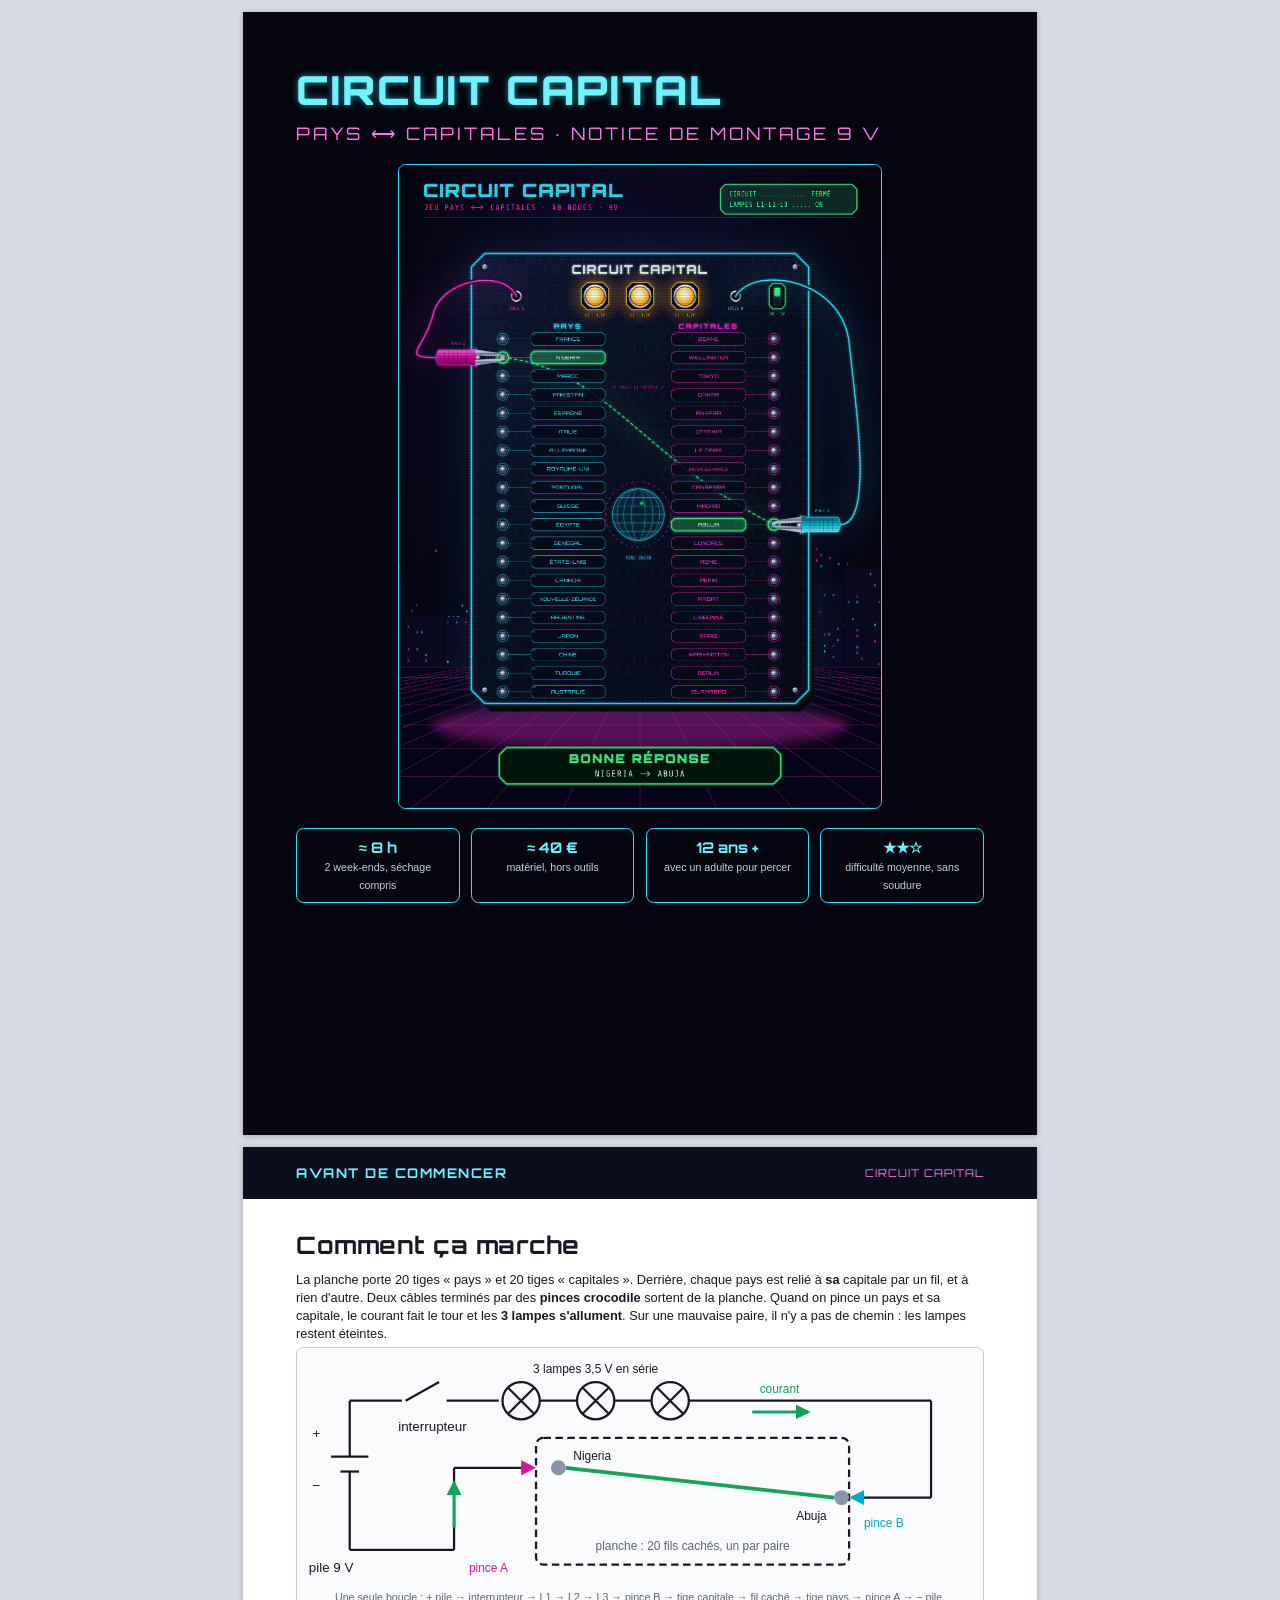
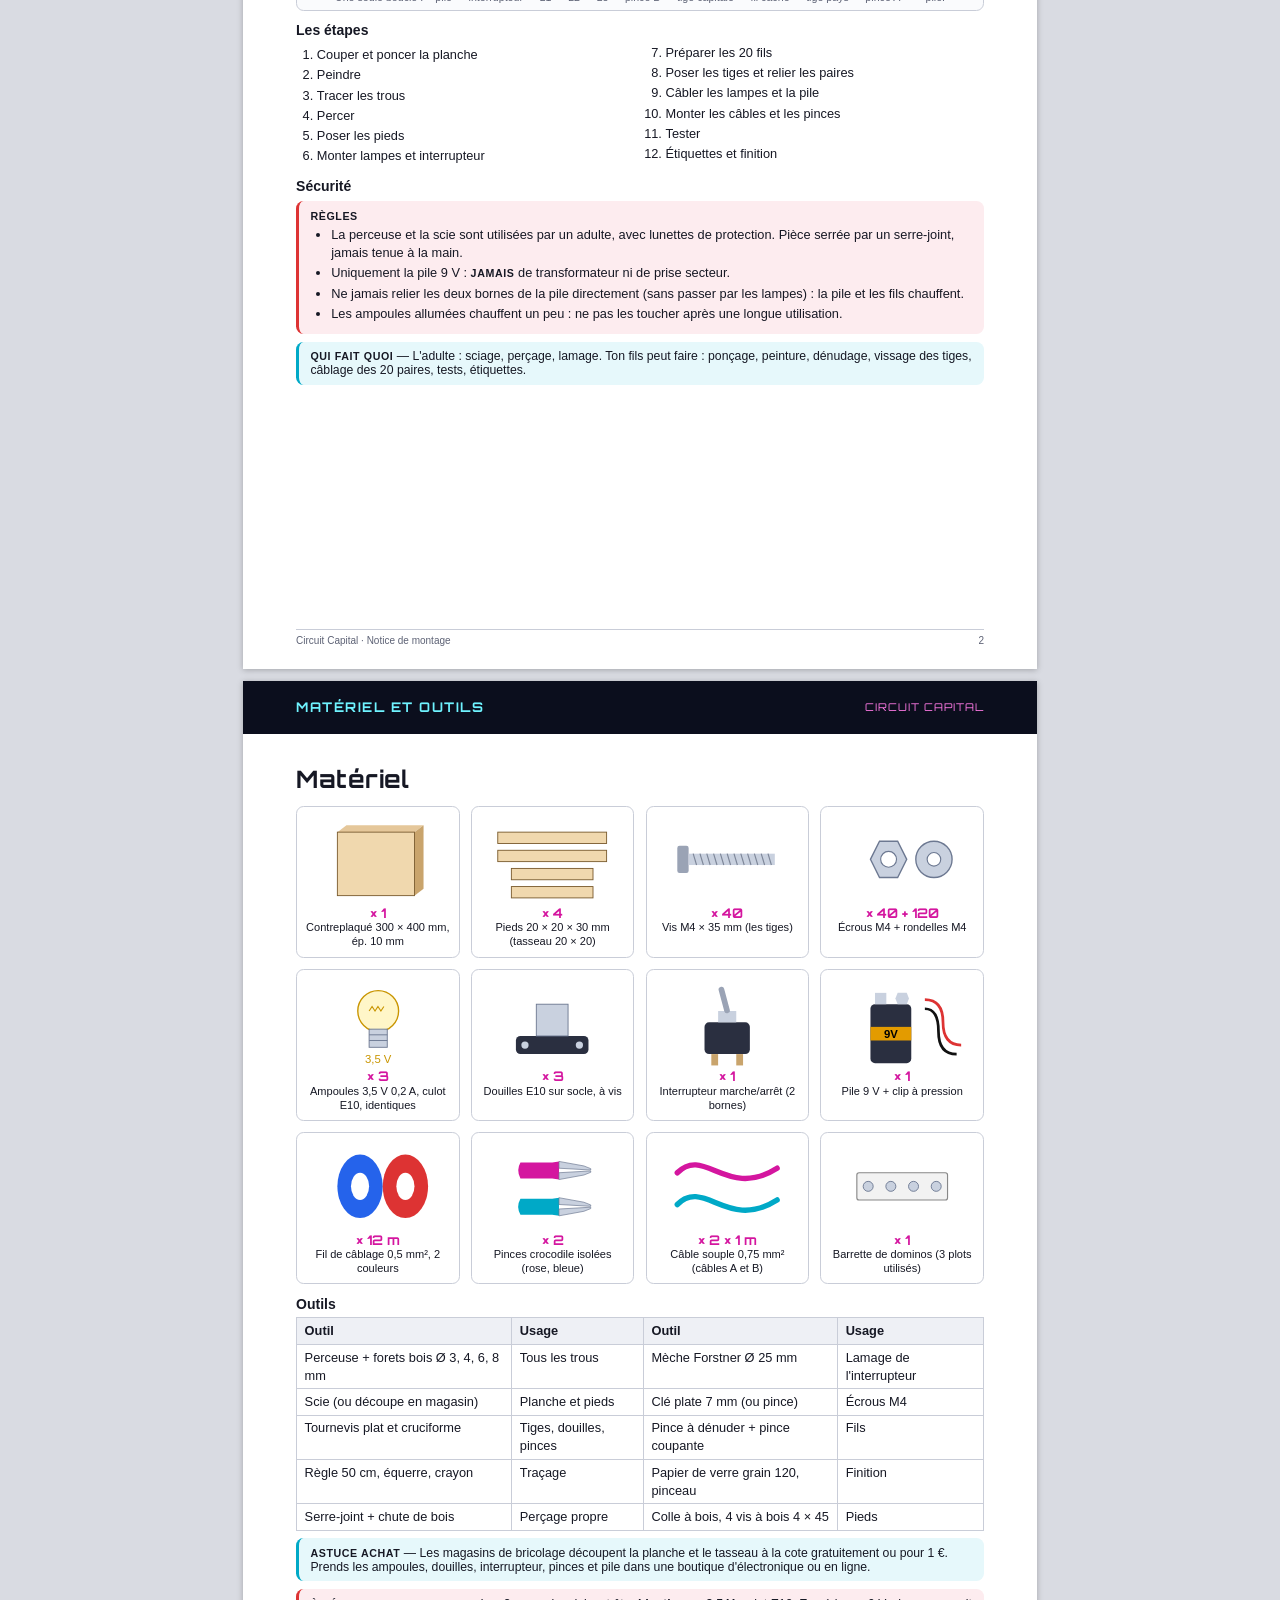
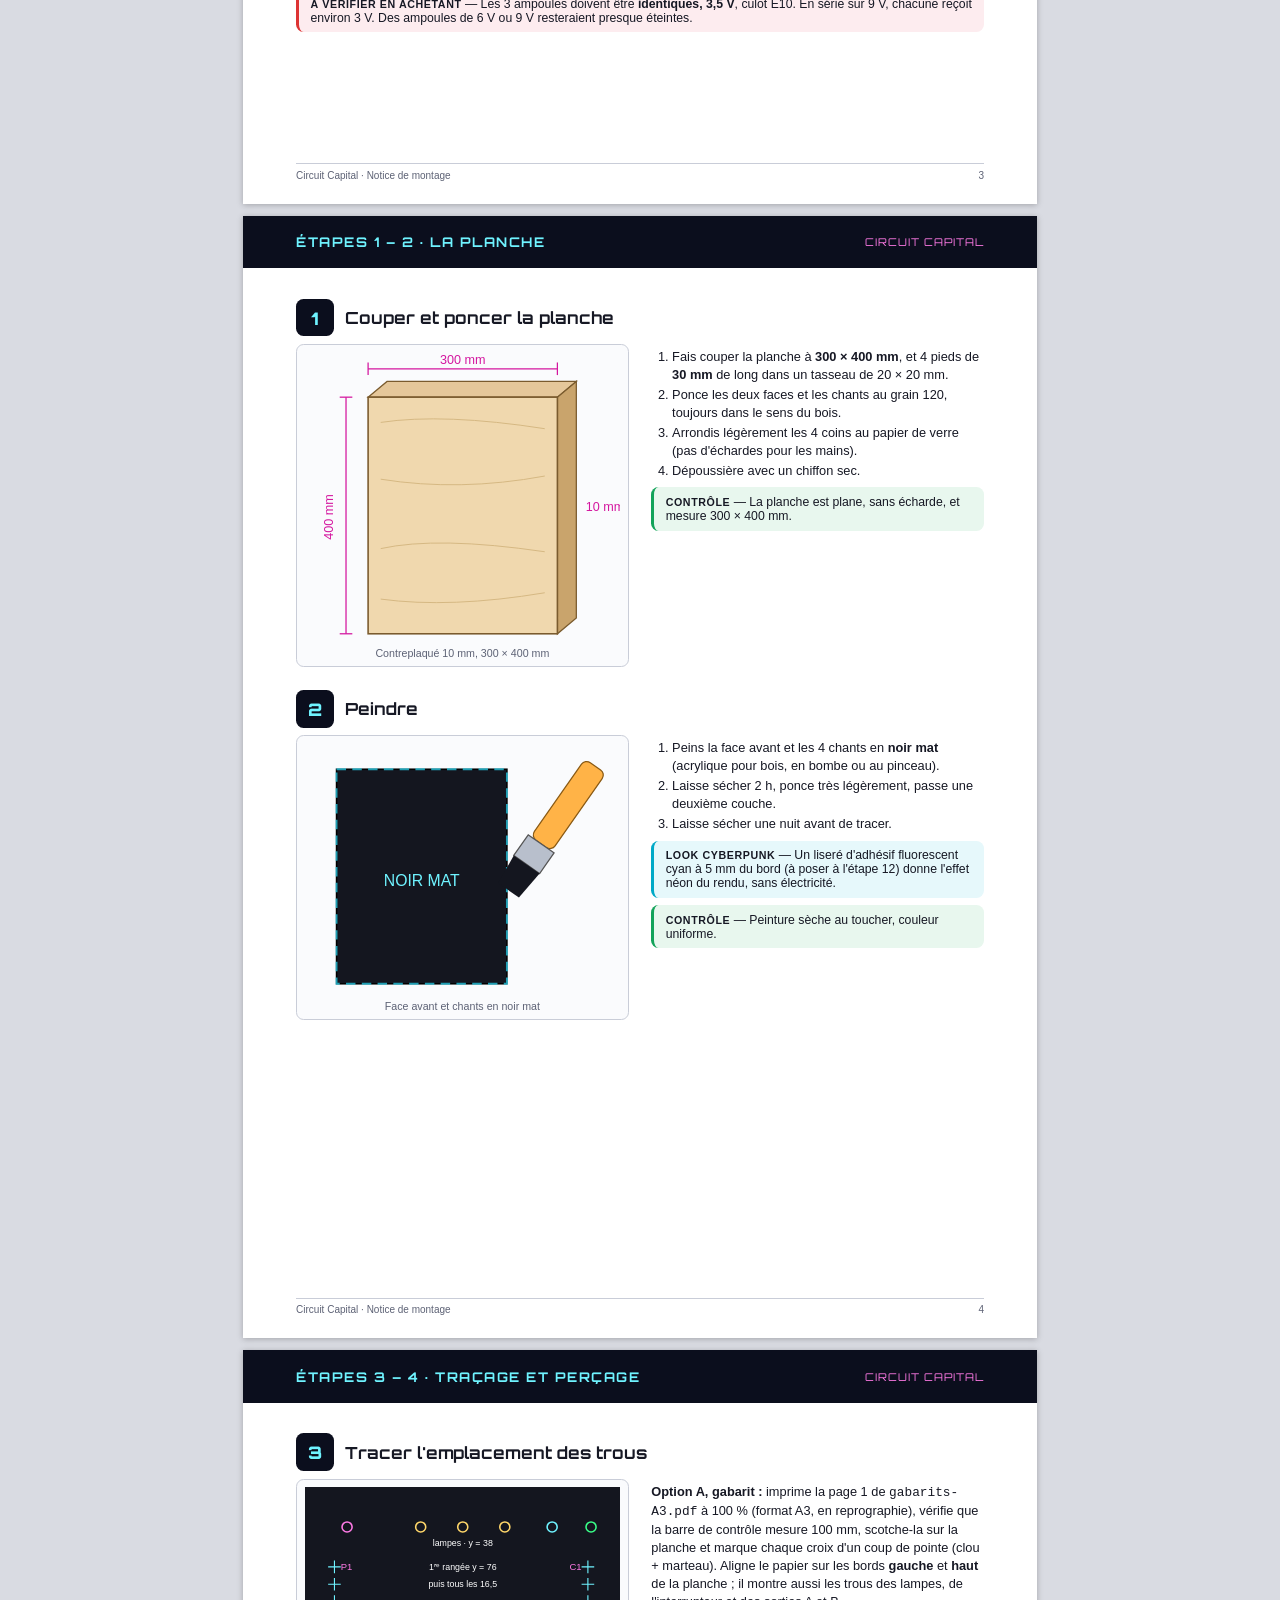
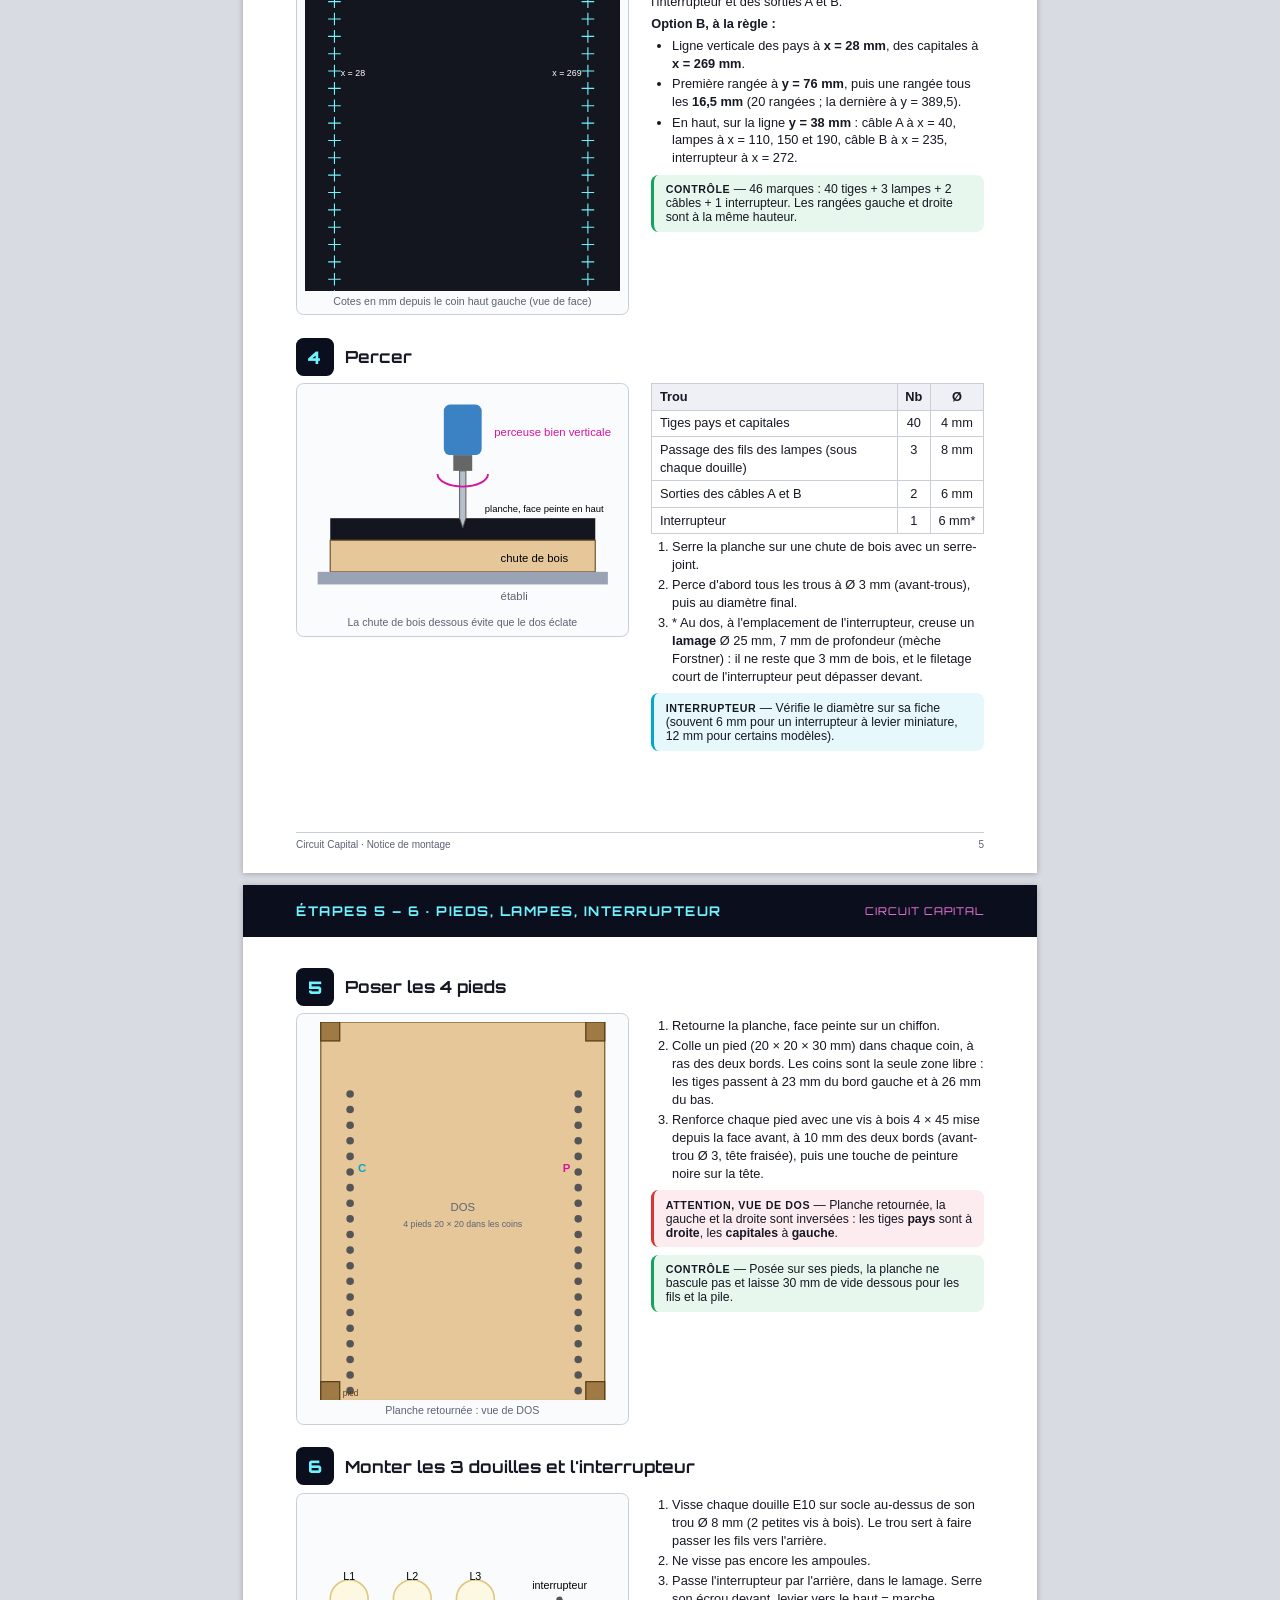
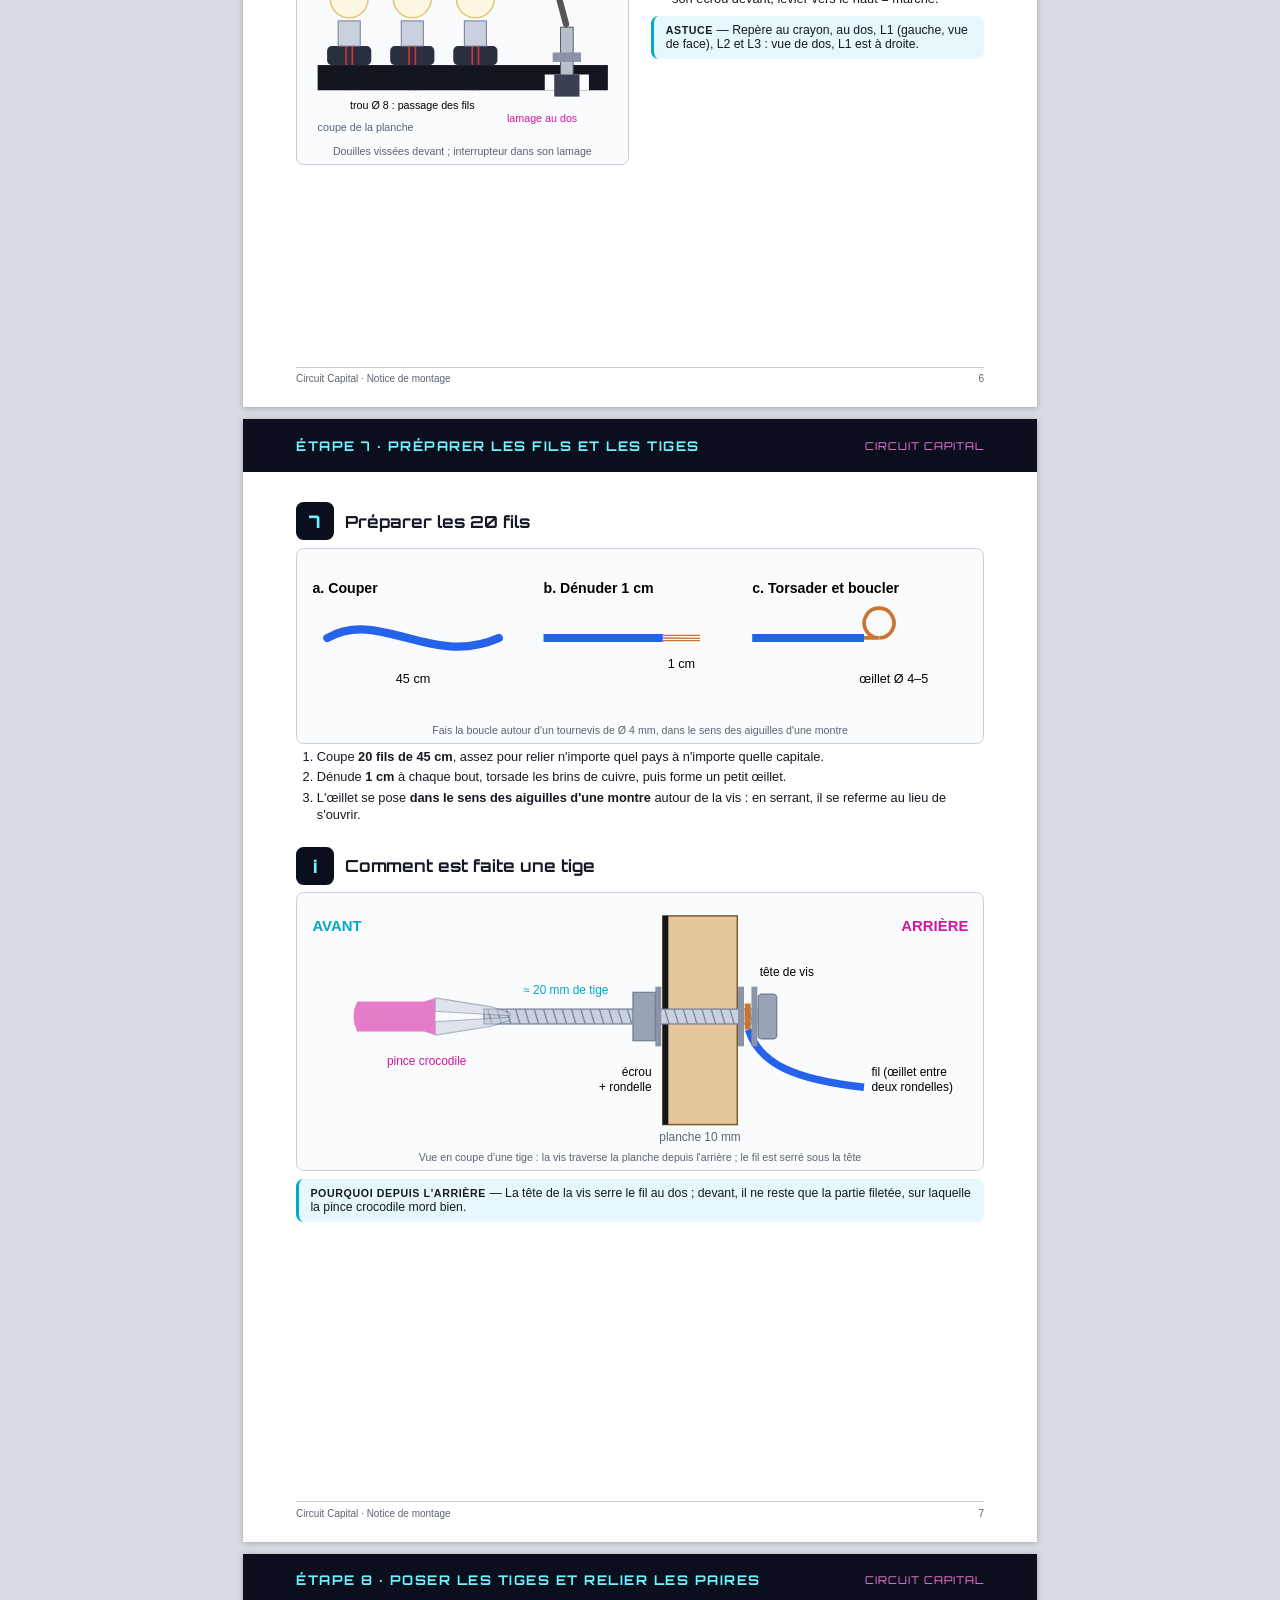
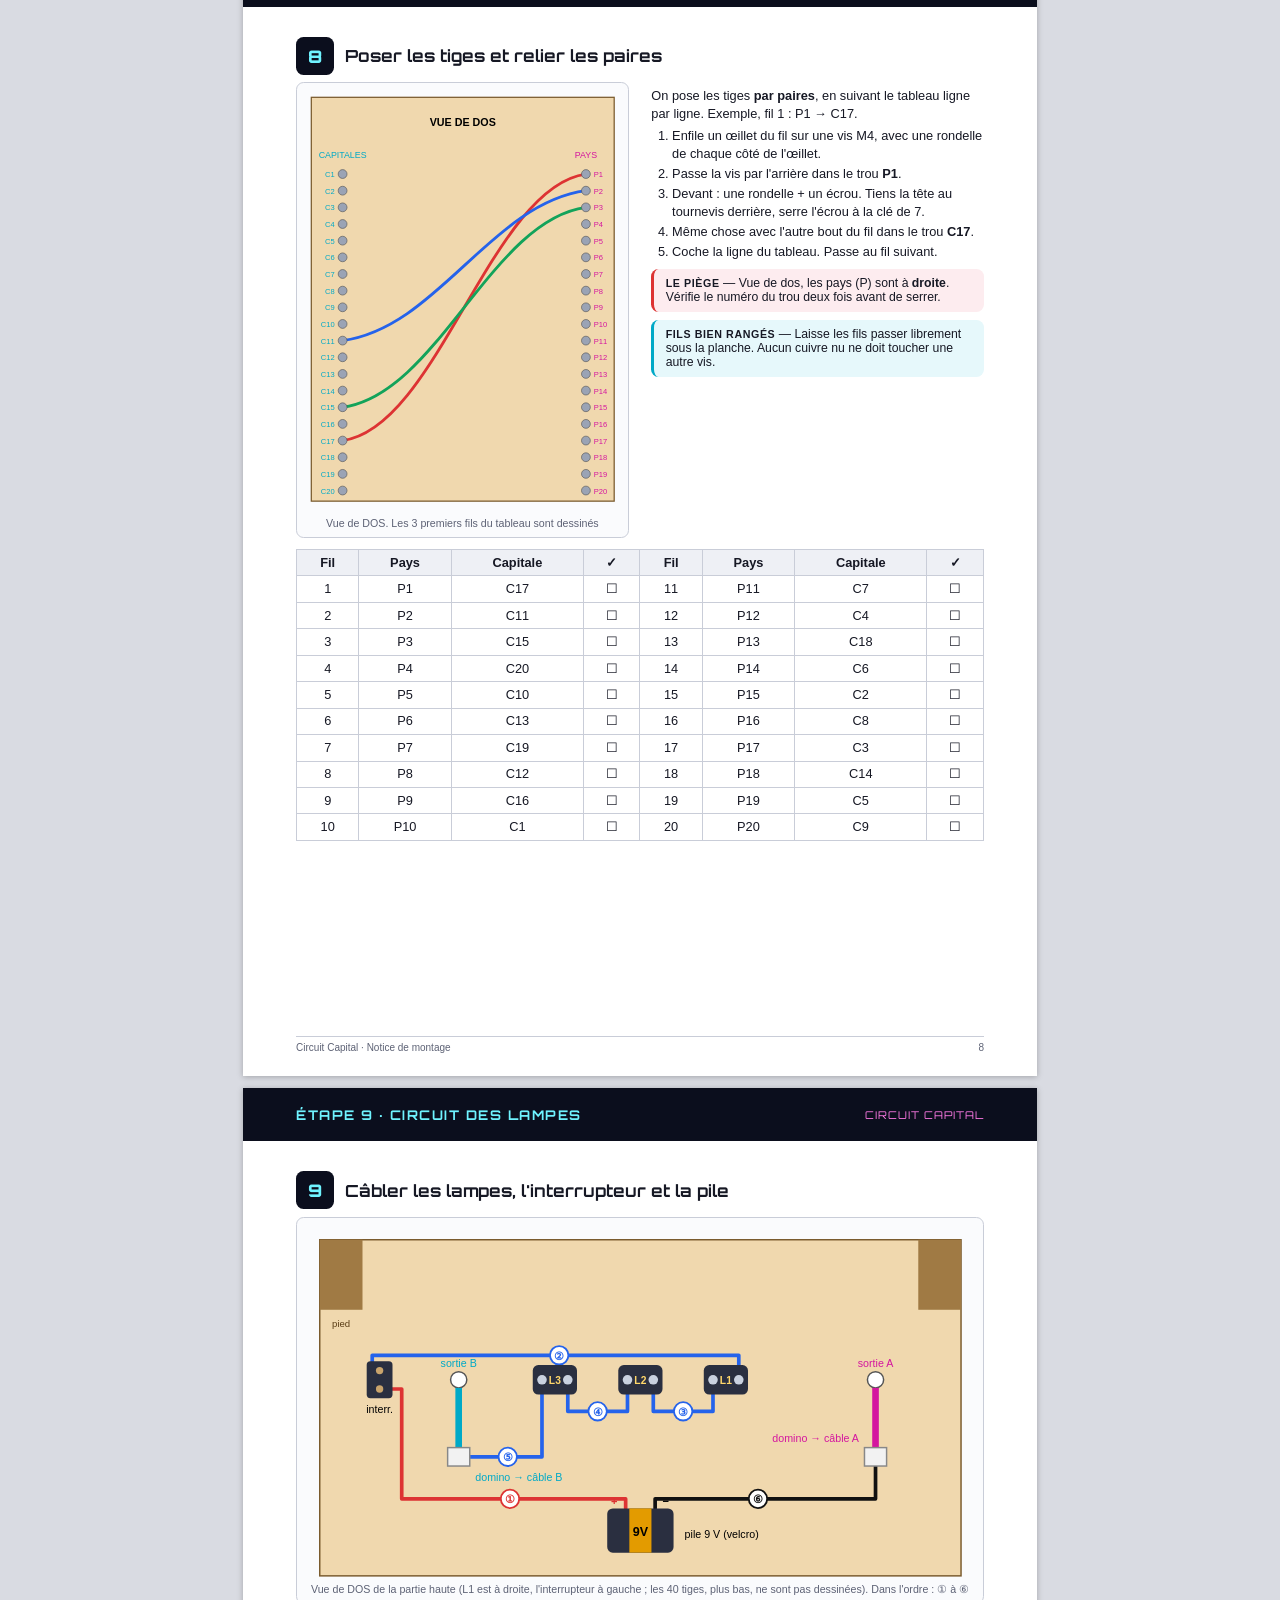
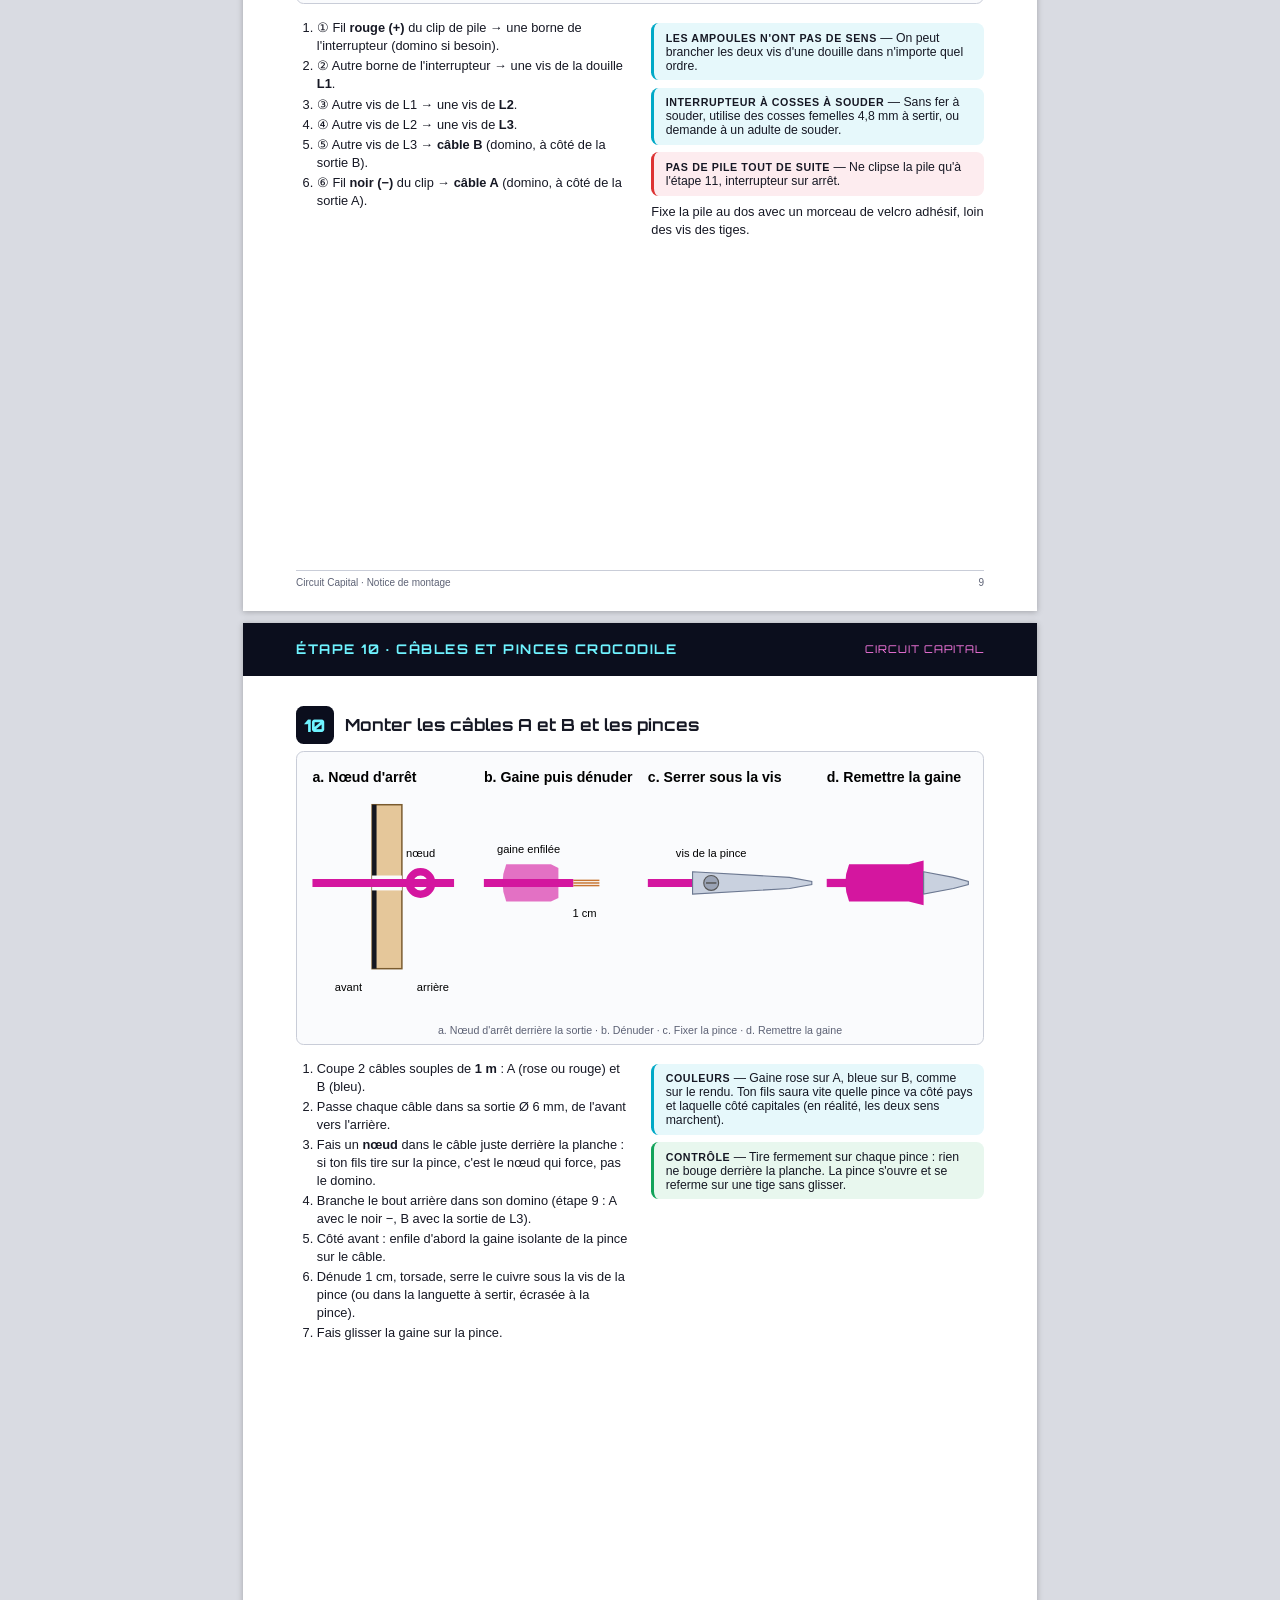
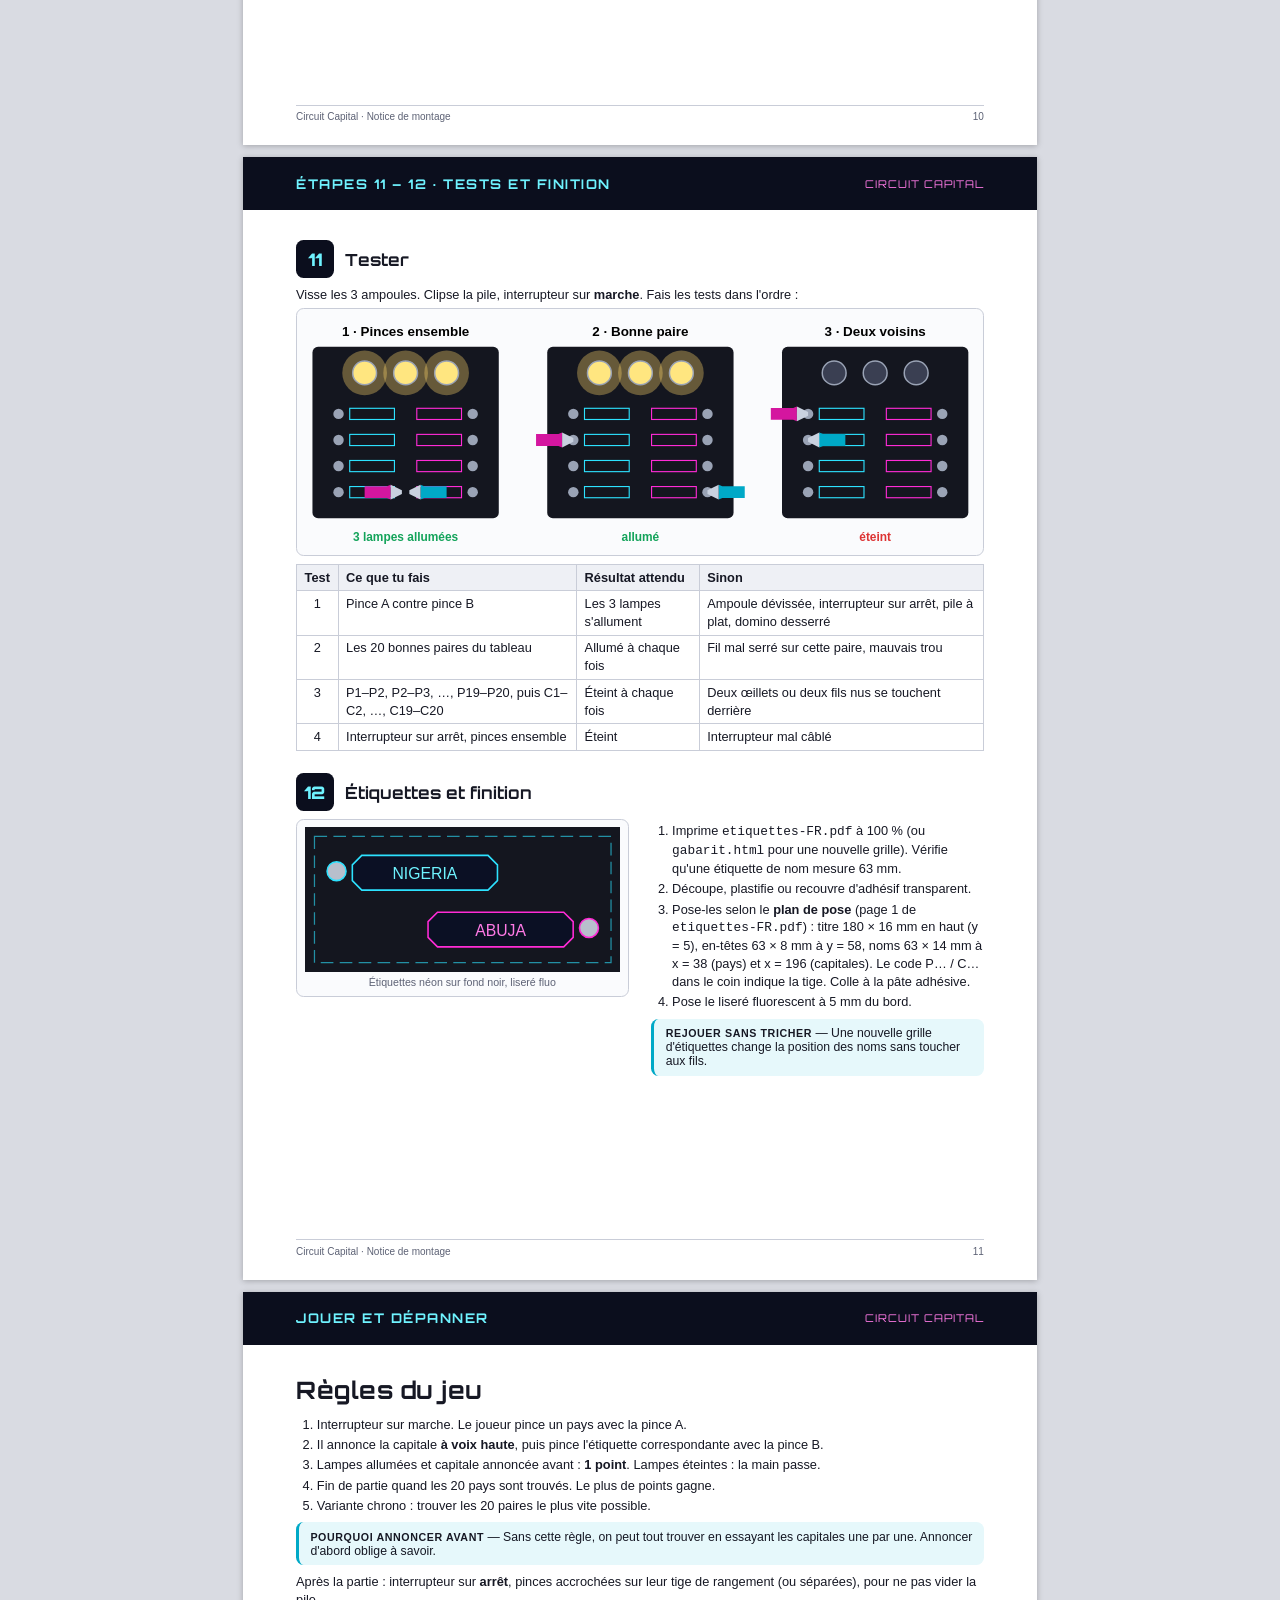
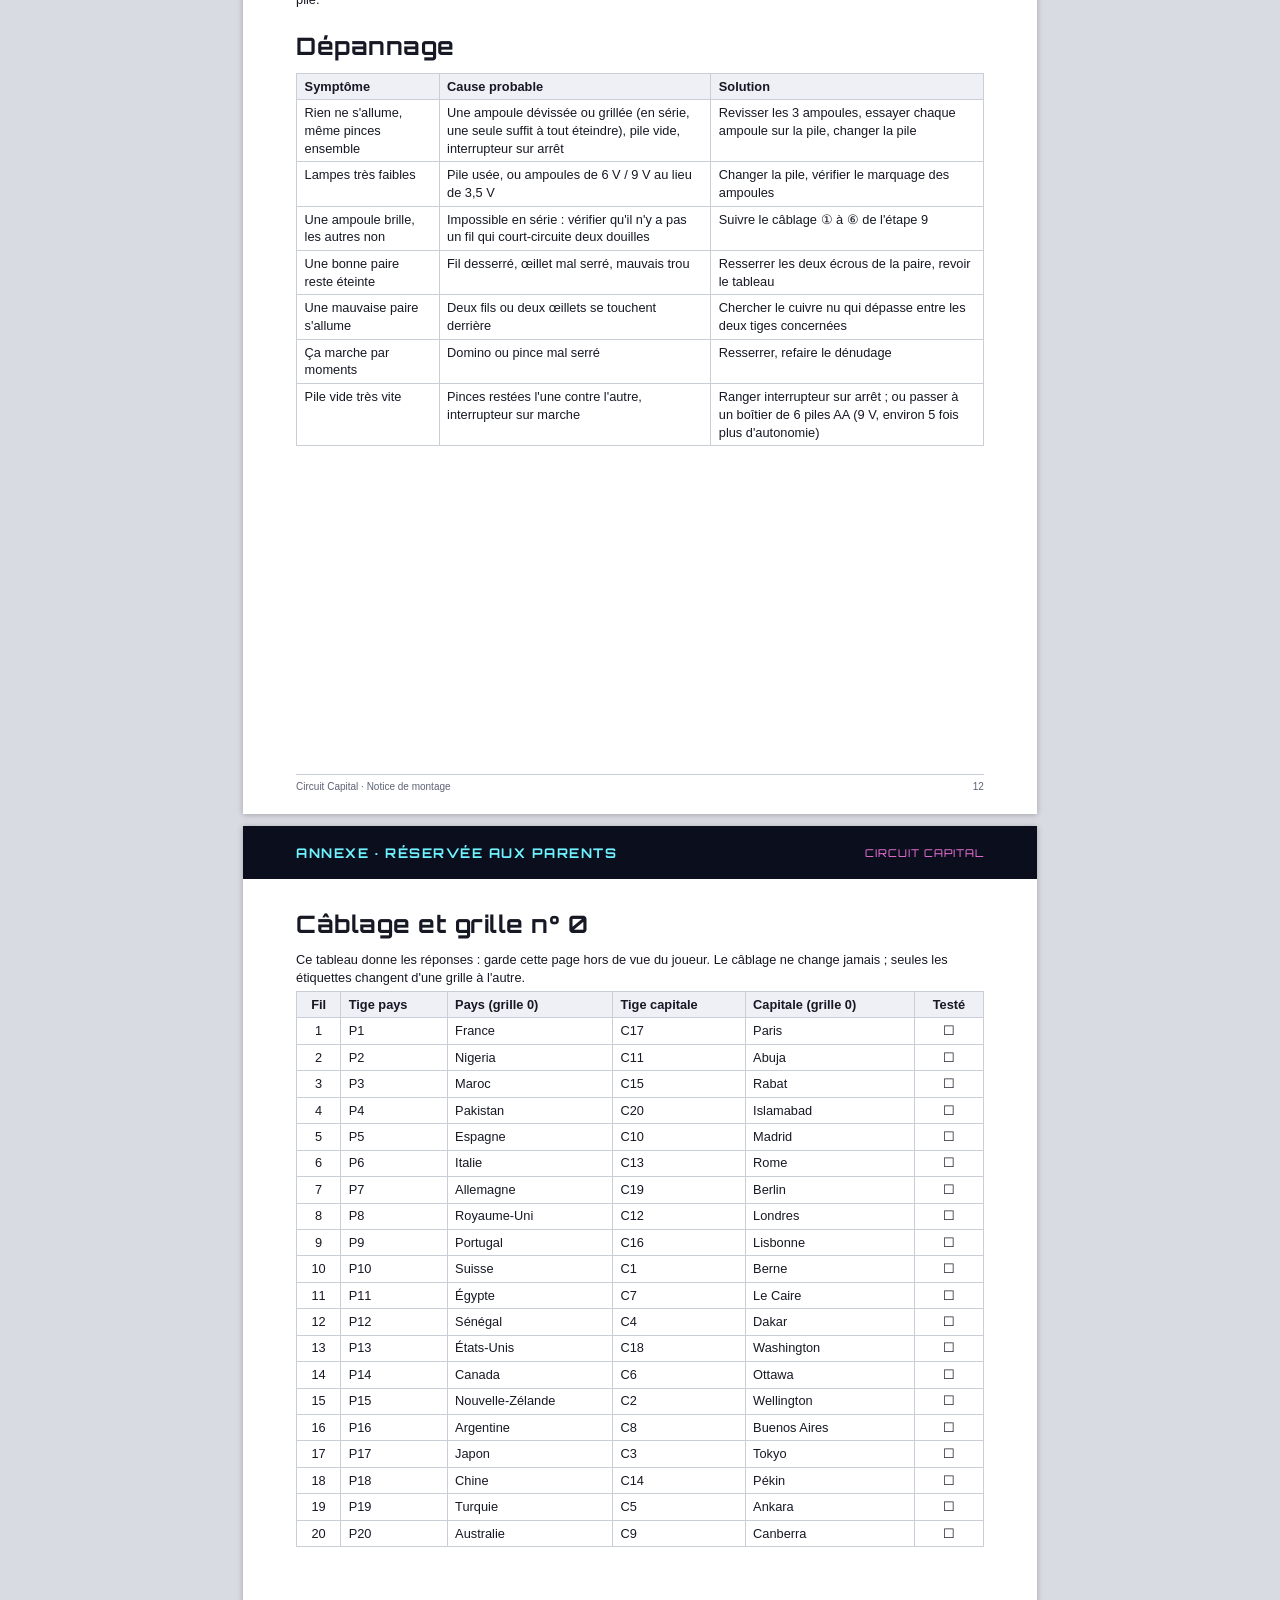
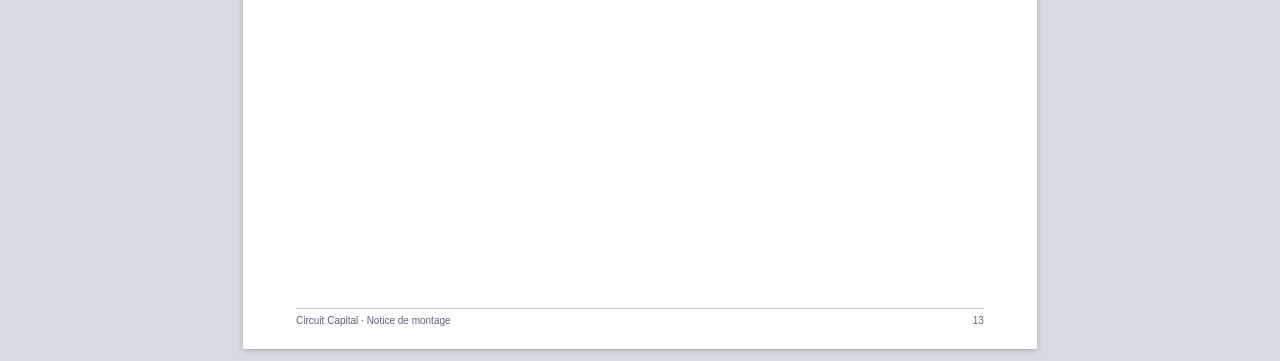
<file: jeu-pays-capitales/notice-montage.html>
<!doctype html>
<html lang="fr">
<head>
<meta charset="utf-8">
<meta name="viewport" content="width=device-width, initial-scale=1">
<title>Notice de montage</title>
<link href="https://fonts.googleapis.com/css2?family=Orbitron:wght@500;700;900&display=swap" rel="stylesheet">
<style>
  :root { --ink: #161824; --muted: #5d6275; --cyan: #00a9c7; --mag: #d4169f; --green: #13a35a; --amber: #e39b00; --dark: #0b0e1d; --line: #c9cdd8; }
  * { box-sizing: border-box; }
  body { margin: 0; background: #d9dbe2; font-family: Inter, Arial, sans-serif; color: var(--ink); }
  .page { position: relative; width: 210mm; height: 297mm; margin: 12px auto; background: #fff; padding: 22mm 14mm 14mm; overflow: hidden; box-shadow: 0 1px 6px rgba(0,0,0,.25); }
  .band { position: absolute; top: 0; left: 0; right: 0; height: 14mm; background: var(--dark); color: #fff; display: flex; align-items: center; justify-content: space-between; padding: 0 14mm; }
  .band b { font-family: Orbitron, sans-serif; font-weight: 700; font-size: 10pt; letter-spacing: 1.5px; color: #6ff3ff; }
  .band span { font-family: Orbitron, sans-serif; font-size: 8pt; color: #ff7ae6; letter-spacing: 1px; }
  .foot { position: absolute; bottom: 6mm; left: 14mm; right: 14mm; font-size: 7.5pt; color: var(--muted); display: flex; justify-content: space-between; border-top: 1px solid var(--line); padding-top: 1.5mm; }
  h1 { font-family: Orbitron, sans-serif; font-size: 18pt; margin: 0 0 3mm; letter-spacing: .5px; }
  h2 { font-family: Orbitron, sans-serif; font-size: 12.5pt; margin: 0 0 2mm; display: flex; align-items: center; gap: 3mm; }
  h3 { font-size: 10.5pt; margin: 3mm 0 1.5mm; }
  p, li, td, th { font-size: 9.6pt; line-height: 1.4; }
  p { margin: 1.2mm 0; }
  ul, ol { margin: 1mm 0; padding-left: 5.5mm; }
  li { margin: .6mm 0; }
  .num { flex: none; width: 10mm; height: 10mm; border-radius: 2mm; background: var(--dark); color: #6ff3ff; display: inline-flex; align-items: center; justify-content: center; font-family: Orbitron, sans-serif; font-weight: 900; font-size: 13pt; }
  .step { margin-bottom: 6mm; }
  .grid2 { display: grid; grid-template-columns: 1fr 1fr; gap: 6mm; align-items: start; }
  .fig { border: 1px solid var(--line); border-radius: 2mm; padding: 2mm; background: #fafbfd; }
  .fig svg { display: block; width: 100%; height: auto; }
  .cap { font-size: 8pt; color: var(--muted); text-align: center; margin-top: 1mm; }
  .tip, .warn, .check { border-radius: 2mm; padding: 2mm 3mm; margin: 2mm 0; font-size: 9.2pt; }
  .tip { background: #e6f8fb; border-left: 3px solid var(--cyan); }
  .warn { background: #fdecef; border-left: 3px solid #d33; }
  .check { background: #e8f7ee; border-left: 3px solid var(--green); }
  .tip b:first-child, .warn b:first-child, .check b:first-child { text-transform: uppercase; font-size: 8pt; letter-spacing: .6px; }
  table { border-collapse: collapse; width: 100%; }
  th, td { border: 1px solid var(--line); padding: 1mm 2mm; text-align: left; vertical-align: top; }
  th { background: #eef0f5; }
  td.c, th.c { text-align: center; white-space: nowrap; }
  .items { display: grid; grid-template-columns: repeat(4, 1fr); gap: 3mm; }
  .item { border: 1px solid var(--line); border-radius: 2mm; padding: 2mm; text-align: center; font-size: 8.3pt; line-height: 1.25; }
  .item svg { width: 100%; height: 24mm; display: block; }
  .item .q { font-family: Orbitron, sans-serif; font-weight: 700; color: var(--mag); font-size: 10pt; }
  /* couverture */
  .cover { background: #05060f; color: #fff; padding: 14mm; }
  .cover h1 { font-size: 30pt; color: #6ff3ff; font-weight: 900; text-shadow: 0 0 6px rgba(45,226,255,.6); margin: 0; letter-spacing: 2px; }
  .cover .sub { font-family: Orbitron, sans-serif; color: #ff7ae6; font-size: 13pt; letter-spacing: 3px; margin: 2mm 0 5mm; }
  .cover img { display: block; width: 128mm; margin: 0 auto; border: 1px solid #2de2ff; border-radius: 2mm; }
  .cover .facts { display: grid; grid-template-columns: repeat(4, 1fr); gap: 3mm; margin-top: 5mm; }
  .cover .fact { border: 1px solid #2de2ff; border-radius: 2mm; padding: 2.5mm; text-align: center; }
  .cover .fact b { display: block; font-family: Orbitron, sans-serif; color: #6ff3ff; font-size: 11pt; }
  .cover .fact span { font-size: 8pt; color: #c9cde0; }
  .toc { columns: 2; column-gap: 8mm; }
  .toc li { break-inside: avoid; }
  @page { size: A4 portrait; margin: 0; }
  @media print { body { background: #fff; } .page { margin: 0; box-shadow: none; break-after: page; } }
  svg text { font-family: Inter, Arial, sans-serif; }
</style>
</head>
<body>

<!-- ============ COUVERTURE ============ -->
<section class="page cover">
  <h1>CIRCUIT CAPITAL</h1>
  <div class="sub">PAYS ⟷ CAPITALES · NOTICE DE MONTAGE 9 V</div>
  <img src="rendu/rendu-cyberpunk.png" alt="Rendu de la planche terminée">
  <div class="facts">
    <div class="fact"><b>≈ 8 h</b><span>2 week-ends, séchage compris</span></div>
    <div class="fact"><b>≈ 40 €</b><span>matériel, hors outils</span></div>
    <div class="fact"><b>12 ans +</b><span>avec un adulte pour percer</span></div>
    <div class="fact"><b>★★☆</b><span>difficulté moyenne, sans soudure</span></div>
  </div>
</section>

<!-- ============ SOMMAIRE / PRINCIPE / SÉCURITÉ ============ -->
<section class="page">
  <div class="band"><b>AVANT DE COMMENCER</b><span>CIRCUIT CAPITAL</span></div>
  <h1>Comment ça marche</h1>
  <p>La planche porte 20 tiges « pays » et 20 tiges « capitales ». Derrière, chaque pays est relié à <b>sa</b> capitale par un fil, et à rien d'autre.
     Deux câbles terminés par des <b>pinces crocodile</b> sortent de la planche. Quand on pince un pays et sa capitale, le courant fait le tour et les <b>3 lampes s'allument</b>.
     Sur une mauvaise paire, il n'y a pas de chemin : les lampes restent éteintes.</p>
  <div class="fig">
    <svg viewBox="0 0 180 62">
      <defs><marker id="ar" viewBox="0 0 6 6" refX="5" refY="3" markerWidth="5" markerHeight="5" orient="auto"><path d="M0 0 L6 3 L0 6 Z" fill="#13a35a"/></marker></defs>
      <g fill="none" stroke="#161824" stroke-width=".6">
        <line x1="12" y1="12" x2="12" y2="27"/><line x1="7" y1="27" x2="17" y2="27"/><line x1="9.5" y1="31" x2="14.5" y2="31"/><line x1="12" y1="31" x2="12" y2="52"/>
        <line x1="12" y1="12" x2="26" y2="12"/><line x1="27" y1="12" x2="36" y2="7"/><line x1="38" y1="12" x2="52" y2="12"/>
        <circle cx="58" cy="12" r="5"/><path d="M54.5 8.5 L61.5 15.5 M61.5 8.5 L54.5 15.5"/>
        <line x1="63" y1="12" x2="73" y2="12"/>
        <circle cx="78" cy="12" r="5"/><path d="M74.5 8.5 L81.5 15.5 M81.5 8.5 L74.5 15.5"/>
        <line x1="83" y1="12" x2="93" y2="12"/>
        <circle cx="98" cy="12" r="5"/><path d="M94.5 8.5 L101.5 15.5 M101.5 8.5 L94.5 15.5"/>
        <line x1="103" y1="12" x2="168" y2="12"/><line x1="168" y1="12" x2="168" y2="38"/><line x1="168" y1="38" x2="150" y2="38"/>
        <line x1="12" y1="52" x2="40" y2="52"/><line x1="40" y1="52" x2="40" y2="30"/><line x1="40" y1="30" x2="58" y2="30"/>
        <rect x="62" y="22" width="84" height="34" rx="2" stroke-dasharray="2 1.2"/>
        <line x1="70" y1="30" x2="142" y2="38" stroke="#13a35a" stroke-width="1"/>
      </g>
      <path d="M40 46 L40 34" stroke="#13a35a" stroke-width=".8" marker-end="url(#ar)"/>
      <path d="M120 15 L135 15" stroke="#13a35a" stroke-width=".8" marker-end="url(#ar)"/>
      <g fill="#161824" font-size="3.6">
        <circle cx="68" cy="30" r="2" fill="#8a93a8"/><circle cx="144" cy="38" r="2" fill="#8a93a8"/>
        <polygon points="58,28 62,30 58,32" fill="#d4169f"/><polygon points="150,36 146,38 150,40" fill="#00a9c7"/>
        <text x="2" y="22">+</text><text x="2" y="36">−</text><text x="1" y="58">pile 9 V</text>
        <text x="25" y="20">interrupteur</text>
        <text x="78" y="4.5" text-anchor="middle" font-size="3.2">3 lampes 3,5 V en série</text>
        <text x="72" y="28" font-size="3.2">Nigeria</text><text x="140" y="44" text-anchor="end" font-size="3.2">Abuja</text>
        <text x="104" y="52" text-anchor="middle" font-size="3.2" fill="#5d6275">planche : 20 fils cachés, un par paire</text>
        <text x="44" y="58" font-size="3.2" fill="#d4169f">pince A</text><text x="150" y="46" font-size="3.2" fill="#00a9c7">pince B</text>
        <text x="122" y="10" font-size="3.2" fill="#13a35a">courant</text>
      </g>
    </svg>
    <div class="cap">Une seule boucle : + pile → interrupteur → L1 → L2 → L3 → pince B → tige capitale → fil caché → tige pays → pince A → − pile.</div>
  </div>

  <h3>Les étapes</h3>
  <ol class="toc">
    <li>Couper et poncer la planche</li><li>Peindre</li><li>Tracer les trous</li><li>Percer</li>
    <li>Poser les pieds</li><li>Monter lampes et interrupteur</li><li>Préparer les 20 fils</li><li>Poser les tiges et relier les paires</li>
    <li>Câbler les lampes et la pile</li><li>Monter les câbles et les pinces</li><li>Tester</li><li>Étiquettes et finition</li>
  </ol>

  <h3>Sécurité</h3>
  <div class="warn"><b>Règles</b>
    <ul>
      <li>La perceuse et la scie sont utilisées par un adulte, avec lunettes de protection. Pièce serrée par un serre-joint, jamais tenue à la main.</li>
      <li>Uniquement la pile 9 V : <b>jamais</b> de transformateur ni de prise secteur.</li>
      <li>Ne jamais relier les deux bornes de la pile directement (sans passer par les lampes) : la pile et les fils chauffent.</li>
      <li>Les ampoules allumées chauffent un peu : ne pas les toucher après une longue utilisation.</li>
    </ul>
  </div>
  <div class="tip"><b>Qui fait quoi</b> — L'adulte : sciage, perçage, lamage. Ton fils peut faire : ponçage, peinture, dénudage, vissage des tiges, câblage des 20 paires, tests, étiquettes.</div>
  <div class="foot"><span>Circuit Capital · Notice de montage</span><span>2</span></div>
</section>

<!-- ============ MATÉRIEL ============ -->
<section class="page">
  <div class="band"><b>MATÉRIEL ET OUTILS</b><span>CIRCUIT CAPITAL</span></div>
  <h1>Matériel</h1>
  <div class="items" id="items"></div>
  <h3>Outils</h3>
  <table>
    <tr><th>Outil</th><th>Usage</th><th>Outil</th><th>Usage</th></tr>
    <tr><td>Perceuse + forets bois Ø 3, 4, 6, 8 mm</td><td>Tous les trous</td><td>Mèche Forstner Ø 25 mm</td><td>Lamage de l'interrupteur</td></tr>
    <tr><td>Scie (ou découpe en magasin)</td><td>Planche et pieds</td><td>Clé plate 7 mm (ou pince)</td><td>Écrous M4</td></tr>
    <tr><td>Tournevis plat et cruciforme</td><td>Tiges, douilles, pinces</td><td>Pince à dénuder + pince coupante</td><td>Fils</td></tr>
    <tr><td>Règle 50 cm, équerre, crayon</td><td>Traçage</td><td>Papier de verre grain 120, pinceau</td><td>Finition</td></tr>
    <tr><td>Serre-joint + chute de bois</td><td>Perçage propre</td><td>Colle à bois, 4 vis à bois 4 × 45</td><td>Pieds</td></tr>
  </table>
  <div class="tip"><b>Astuce achat</b> — Les magasins de bricolage découpent la planche et le tasseau à la cote gratuitement ou pour 1 €. Prends les ampoules, douilles, interrupteur, pinces et pile dans une boutique d'électronique ou en ligne.</div>
  <div class="warn"><b>À vérifier en achetant</b> — Les 3 ampoules doivent être <b>identiques, 3,5 V</b>, culot E10. En série sur 9 V, chacune reçoit environ 3 V. Des ampoules de 6 V ou 9 V resteraient presque éteintes.</div>
  <div class="foot"><span>Circuit Capital · Notice de montage</span><span>3</span></div>
</section>

<!-- ============ ÉTAPES 1-2 ============ -->
<section class="page">
  <div class="band"><b>ÉTAPES 1 – 2 · LA PLANCHE</b><span>CIRCUIT CAPITAL</span></div>
  <div class="step">
    <h2><span class="num">1</span>Couper et poncer la planche</h2>
    <div class="grid2">
      <div class="fig"><svg viewBox="0 0 100 92">
        <polygon points="20,14 26,9 86,9 80,14" fill="#e5c79a" stroke="#7a5b2e" stroke-width=".4"/>
        <polygon points="80,14 86,9 86,84 80,89" fill="#c9a46c" stroke="#7a5b2e" stroke-width=".4"/>
        <rect x="20" y="14" width="60" height="75" fill="#f0d8ae" stroke="#7a5b2e" stroke-width=".5"/>
        <g stroke="#d4b680" stroke-width=".3" fill="none"><path d="M24 22 q20 -3 52 2"/><path d="M24 40 q25 4 52 -1"/><path d="M24 62 q18 -4 52 1"/><path d="M24 78 q22 3 52 -2"/></g>
        <g stroke="#d4169f" stroke-width=".4" fill="#d4169f" font-size="4">
          <line x1="20" y1="5" x2="80" y2="5"/><line x1="20" y1="3" x2="20" y2="7"/><line x1="80" y1="3" x2="80" y2="7"/>
          <text x="50" y="3.6" text-anchor="middle" stroke="none">300 mm</text>
          <line x1="13" y1="14" x2="13" y2="89"/><line x1="11" y1="14" x2="15" y2="14"/><line x1="11" y1="89" x2="15" y2="89"/>
          <text x="9" y="52" text-anchor="middle" stroke="none" transform="rotate(-90 9 52)">400 mm</text>
          <text x="89" y="50" stroke="none">10 mm</text>
        </g>
      </svg><div class="cap">Contreplaqué 10 mm, 300 × 400 mm</div></div>
      <div>
        <ol>
          <li>Fais couper la planche à <b>300 × 400 mm</b>, et 4 pieds de <b>30 mm</b> de long dans un tasseau de 20 × 20 mm.</li>
          <li>Ponce les deux faces et les chants au grain 120, toujours dans le sens du bois.</li>
          <li>Arrondis légèrement les 4 coins au papier de verre (pas d'échardes pour les mains).</li>
          <li>Dépoussière avec un chiffon sec.</li>
        </ol>
        <div class="check"><b>Contrôle</b> — La planche est plane, sans écharde, et mesure 300 × 400 mm.</div>
      </div>
    </div>
  </div>
  <div class="step">
    <h2><span class="num">2</span>Peindre</h2>
    <div class="grid2">
      <div class="fig"><svg viewBox="0 0 100 80">
        <rect x="10" y="8" width="54" height="68" fill="#14161f" stroke="#000" stroke-width=".5"/>
        <rect x="10" y="8" width="54" height="68" fill="none" stroke="#2de2ff" stroke-width=".6" stroke-dasharray="3 2" opacity=".7"/>
        <g transform="rotate(35 76 30)">
          <rect x="72" y="2" width="8" height="30" rx="2" fill="#ffb347" stroke="#8a5a14" stroke-width=".4"/>
          <rect x="71" y="32" width="10" height="8" fill="#b8bfcc" stroke="#555" stroke-width=".4"/>
          <path d="M71 40 h10 l-1 10 h-8 Z" fill="#14161f"/>
        </g>
        <text x="37" y="45" fill="#6ff3ff" font-size="5" text-anchor="middle" font-family="Orbitron">NOIR MAT</text>
      </svg><div class="cap">Face avant et chants en noir mat</div></div>
      <div>
        <ol>
          <li>Peins la face avant et les 4 chants en <b>noir mat</b> (acrylique pour bois, en bombe ou au pinceau).</li>
          <li>Laisse sécher 2 h, ponce très légèrement, passe une deuxième couche.</li>
          <li>Laisse sécher une nuit avant de tracer.</li>
        </ol>
        <div class="tip"><b>Look cyberpunk</b> — Un liseré d'adhésif fluorescent cyan à 5 mm du bord (à poser à l'étape 12) donne l'effet néon du rendu, sans électricité.</div>
        <div class="check"><b>Contrôle</b> — Peinture sèche au toucher, couleur uniforme.</div>
      </div>
    </div>
  </div>
  <div class="foot"><span>Circuit Capital · Notice de montage</span><span>4</span></div>
</section>

<!-- ============ ÉTAPES 3-4 ============ -->
<section class="page">
  <div class="band"><b>ÉTAPES 3 – 4 · TRAÇAGE ET PERÇAGE</b><span>CIRCUIT CAPITAL</span></div>
  <div class="step">
    <h2><span class="num">3</span>Tracer l'emplacement des trous</h2>
    <div class="grid2">
      <div class="fig"><svg viewBox="0 0 100 128" id="fig-trace"></svg><div class="cap">Cotes en mm depuis le coin haut gauche (vue de face)</div></div>
      <div>
        <p><b>Option A, gabarit :</b> imprime la page 1 de <code>gabarits-A3.pdf</code> à 100 % (format A3, en reprographie), vérifie que la barre de contrôle mesure 100 mm, scotche-la sur la planche et marque chaque croix d'un coup de pointe (clou + marteau). Aligne le papier sur les bords <b>gauche</b> et <b>haut</b> de la planche ; il montre aussi les trous des lampes, de l'interrupteur et des sorties A et B.</p>
        <p><b>Option B, à la règle :</b></p>
        <ul>
          <li>Ligne verticale des pays à <b>x = 28 mm</b>, des capitales à <b>x = 269 mm</b>.</li>
          <li>Première rangée à <b>y = 76 mm</b>, puis une rangée tous les <b>16,5 mm</b> (20 rangées ; la dernière à y = 389,5).</li>
          <li>En haut, sur la ligne <b>y = 38 mm</b> : câble A à x = 40, lampes à x = 110, 150 et 190, câble B à x = 235, interrupteur à x = 272.</li>
        </ul>
        <div class="check"><b>Contrôle</b> — 46 marques : 40 tiges + 3 lampes + 2 câbles + 1 interrupteur. Les rangées gauche et droite sont à la même hauteur.</div>
      </div>
    </div>
  </div>
  <div class="step">
    <h2><span class="num">4</span>Percer</h2>
    <div class="grid2">
      <div class="fig"><svg viewBox="0 0 100 70">
        <rect x="8" y="40" width="84" height="7" fill="#14161f"/>
        <rect x="8" y="47" width="84" height="10" fill="#e5c79a" stroke="#7a5b2e" stroke-width=".4"/>
        <rect x="4" y="57" width="92" height="4" fill="#9aa3b5"/>
        <rect x="44" y="4" width="12" height="16" rx="2" fill="#3b82c4"/>
        <rect x="47" y="20" width="6" height="5" fill="#666"/>
        <path d="M49 25 h2 v15 l-1 3 l-1 -3 Z" fill="#b8bfcc" stroke="#555" stroke-width=".3"/>
        <path d="M58 26 a6 3 0 1 1 -16 0" fill="none" stroke="#d4169f" stroke-width=".6"/>
        <text x="57" y="38" font-size="3">planche, face peinte en haut</text>
        <text x="62" y="54" font-size="3.6">chute de bois</text>
        <text x="62" y="66" font-size="3.6" fill="#5d6275">établi</text>
        <text x="60" y="14" font-size="3.6" fill="#d4169f">perceuse bien verticale</text>
      </svg><div class="cap">La chute de bois dessous évite que le dos éclate</div></div>
      <div>
        <table>
          <tr><th>Trou</th><th class="c">Nb</th><th class="c">Ø</th></tr>
          <tr><td>Tiges pays et capitales</td><td class="c">40</td><td class="c">4 mm</td></tr>
          <tr><td>Passage des fils des lampes (sous chaque douille)</td><td class="c">3</td><td class="c">8 mm</td></tr>
          <tr><td>Sorties des câbles A et B</td><td class="c">2</td><td class="c">6 mm</td></tr>
          <tr><td>Interrupteur</td><td class="c">1</td><td class="c">6 mm*</td></tr>
        </table>
        <ol>
          <li>Serre la planche sur une chute de bois avec un serre-joint.</li>
          <li>Perce d'abord tous les trous à Ø 3 mm (avant-trous), puis au diamètre final.</li>
          <li>* Au dos, à l'emplacement de l'interrupteur, creuse un <b>lamage</b> Ø 25 mm, 7 mm de profondeur (mèche Forstner) : il ne reste que 3 mm de bois, et le filetage court de l'interrupteur peut dépasser devant.</li>
        </ol>
        <div class="tip"><b>Interrupteur</b> — Vérifie le diamètre sur sa fiche (souvent 6 mm pour un interrupteur à levier miniature, 12 mm pour certains modèles).</div>
      </div>
    </div>
  </div>
  <div class="foot"><span>Circuit Capital · Notice de montage</span><span>5</span></div>
</section>

<!-- ============ ÉTAPES 5-6 ============ -->
<section class="page">
  <div class="band"><b>ÉTAPES 5 – 6 · PIEDS, LAMPES, INTERRUPTEUR</b><span>CIRCUIT CAPITAL</span></div>
  <div class="step">
    <h2><span class="num">5</span>Poser les 4 pieds</h2>
    <div class="grid2">
      <div class="fig"><svg viewBox="0 0 100 120" id="fig-pieds"></svg><div class="cap">Planche retournée : vue de DOS</div></div>
      <div>
        <ol>
          <li>Retourne la planche, face peinte sur un chiffon.</li>
          <li>Colle un pied (20 × 20 × 30 mm) dans chaque coin, à ras des deux bords. Les coins sont la seule zone libre : les tiges passent à 23 mm du bord gauche et à 26 mm du bas.</li>
          <li>Renforce chaque pied avec une vis à bois 4 × 45 mise depuis la face avant, à 10 mm des deux bords (avant-trou Ø 3, tête fraisée), puis une touche de peinture noire sur la tête.</li>
        </ol>
        <div class="warn"><b>Attention, vue de dos</b> — Planche retournée, la gauche et la droite sont inversées : les tiges <b>pays</b> sont à <b>droite</b>, les <b>capitales</b> à <b>gauche</b>.</div>
        <div class="check"><b>Contrôle</b> — Posée sur ses pieds, la planche ne bascule pas et laisse 30 mm de vide dessous pour les fils et la pile.</div>
      </div>
    </div>
  </div>
  <div class="step">
    <h2><span class="num">6</span>Monter les 3 douilles et l'interrupteur</h2>
    <div class="grid2">
      <div class="fig"><svg viewBox="0 0 100 76">
        <g id="sockets"></g>
        <rect x="4" y="52" width="92" height="8" fill="#14161f"/>
        <rect x="76" y="55" width="14" height="5" fill="#fafbfd"/>
        <rect x="81" y="40" width="4" height="17" fill="#b8bfcc" stroke="#555" stroke-width=".3"/>
        <rect x="78.5" y="48" width="9" height="3" fill="#8a93a8"/>
        <rect x="82" y="30" width="2" height="10" rx="1" fill="#555" transform="rotate(-15 83 40)"/>
        <rect x="79" y="55" width="8" height="7" fill="#3a3f52"/>
        <text x="64" y="70" font-size="3.4" fill="#d4169f">lamage au dos</text>
        <text x="72" y="28" font-size="3.4">interrupteur</text>
        <text x="4" y="73" font-size="3.4" fill="#5d6275">coupe de la planche</text>
      </svg><div class="cap">Douilles vissées devant ; interrupteur dans son lamage</div></div>
      <div>
        <ol>
          <li>Visse chaque douille E10 sur socle au-dessus de son trou Ø 8 mm (2 petites vis à bois). Le trou sert à faire passer les fils vers l'arrière.</li>
          <li>Ne visse pas encore les ampoules.</li>
          <li>Passe l'interrupteur par l'arrière, dans le lamage. Serre son écrou devant, levier vers le haut = marche.</li>
        </ol>
        <div class="tip"><b>Astuce</b> — Repère au crayon, au dos, L1 (gauche, vue de face), L2 et L3 : vue de dos, L1 est à droite.</div>
      </div>
    </div>
  </div>
  <div class="foot"><span>Circuit Capital · Notice de montage</span><span>6</span></div>
</section>

<!-- ============ ÉTAPE 7 ============ -->
<section class="page">
  <div class="band"><b>ÉTAPE 7 · PRÉPARER LES FILS ET LES TIGES</b><span>CIRCUIT CAPITAL</span></div>
  <div class="step">
    <h2><span class="num">7</span>Préparer les 20 fils</h2>
    <div class="fig"><svg viewBox="0 0 180 44">
      <g transform="translate(0 4)">
        <text x="2" y="6" font-size="3.8" font-weight="bold">a. Couper</text>
        <path d="M6 18 C 20 10, 34 26, 52 18" fill="none" stroke="#2563eb" stroke-width="2.2" stroke-linecap="round"/>
        <text x="29" y="30" font-size="3.4" text-anchor="middle">45 cm</text>
        <text x="64" y="6" font-size="3.8" font-weight="bold">b. Dénuder 1 cm</text>
        <line x1="64" y1="18" x2="96" y2="18" stroke="#2563eb" stroke-width="2.2"/>
        <g stroke="#c87533" stroke-width=".35"><line x1="96" y1="17.3" x2="106" y2="17.3"/><line x1="96" y1="18" x2="106" y2="18.1"/><line x1="96" y1="18.7" x2="106" y2="18.7"/></g>
        <text x="101" y="26" font-size="3.4" text-anchor="middle">1 cm</text>
        <text x="120" y="6" font-size="3.8" font-weight="bold">c. Torsader et boucler</text>
        <line x1="120" y1="18" x2="150" y2="18" stroke="#2563eb" stroke-width="2.2"/>
        <path d="M150 18 h4 a4 4 0 1 1 0.1 0" fill="none" stroke="#c87533" stroke-width="1"/>
        <text x="158" y="30" font-size="3.4" text-anchor="middle">œillet Ø 4–5</text>
      </g>
    </svg><div class="cap">Fais la boucle autour d'un tournevis de Ø 4 mm, dans le sens des aiguilles d'une montre</div></div>
    <ol>
      <li>Coupe <b>20 fils de 45 cm</b>, assez pour relier n'importe quel pays à n'importe quelle capitale.</li>
      <li>Dénude <b>1 cm</b> à chaque bout, torsade les brins de cuivre, puis forme un petit œillet.</li>
      <li>L'œillet se pose <b>dans le sens des aiguilles d'une montre</b> autour de la vis : en serrant, il se referme au lieu de s'ouvrir.</li>
    </ol>
  </div>
  <div class="step">
    <h2><span class="num">i</span>Comment est faite une tige</h2>
    <div class="fig"><svg viewBox="0 0 180 66" id="fig-tige"></svg>
      <div class="cap">Vue en coupe d'une tige : la vis traverse la planche depuis l'arrière ; le fil est serré sous la tête</div></div>
    <div class="tip"><b>Pourquoi depuis l'arrière</b> — La tête de la vis serre le fil au dos ; devant, il ne reste que la partie filetée, sur laquelle la pince crocodile mord bien.</div>
  </div>
  <div class="foot"><span>Circuit Capital · Notice de montage</span><span>7</span></div>
</section>

<!-- ============ ÉTAPE 8 ============ -->
<section class="page">
  <div class="band"><b>ÉTAPE 8 · POSER LES TIGES ET RELIER LES PAIRES</b><span>CIRCUIT CAPITAL</span></div>
  <h2><span class="num">8</span>Poser les tiges et relier les paires</h2>
  <div class="grid2">
    <div class="fig"><svg viewBox="0 0 100 134" id="fig-dos"></svg><div class="cap">Vue de DOS. Les 3 premiers fils du tableau sont dessinés</div></div>
    <div>
      <p>On pose les tiges <b>par paires</b>, en suivant le tableau ligne par ligne. Exemple, fil 1 : P1 → C17.</p>
      <ol>
        <li>Enfile un œillet du fil sur une vis M4, avec une rondelle de chaque côté de l'œillet.</li>
        <li>Passe la vis par l'arrière dans le trou <b>P1</b>.</li>
        <li>Devant : une rondelle + un écrou. Tiens la tête au tournevis derrière, serre l'écrou à la clé de 7.</li>
        <li>Même chose avec l'autre bout du fil dans le trou <b>C17</b>.</li>
        <li>Coche la ligne du tableau. Passe au fil suivant.</li>
      </ol>
      <div class="warn"><b>Le piège</b> — Vue de dos, les pays (P) sont à <b>droite</b>. Vérifie le numéro du trou deux fois avant de serrer.</div>
      <div class="tip"><b>Fils bien rangés</b> — Laisse les fils passer librement sous la planche. Aucun cuivre nu ne doit toucher une autre vis.</div>
    </div>
  </div>
  <table style="margin-top:3mm" id="table-cablage"></table>
  <div class="foot"><span>Circuit Capital · Notice de montage</span><span>8</span></div>
</section>

<!-- ============ ÉTAPE 9 ============ -->
<section class="page">
  <div class="band"><b>ÉTAPE 9 · CIRCUIT DES LAMPES</b><span>CIRCUIT CAPITAL</span></div>
  <h2><span class="num">9</span>Câbler les lampes, l'interrupteur et la pile</h2>
  <div class="fig"><svg viewBox="0 0 182 96" id="fig-lampes"></svg>
    <div class="cap">Vue de DOS de la partie haute (L1 est à droite, l'interrupteur à gauche ; les 40 tiges, plus bas, ne sont pas dessinées). Dans l'ordre : ① à ⑥</div></div>
  <div class="grid2" style="margin-top:3mm">
    <div>
      <ol>
        <li>① Fil <b>rouge (+)</b> du clip de pile → une borne de l'interrupteur (domino si besoin).</li>
        <li>② Autre borne de l'interrupteur → une vis de la douille <b>L1</b>.</li>
        <li>③ Autre vis de L1 → une vis de <b>L2</b>.</li>
        <li>④ Autre vis de L2 → une vis de <b>L3</b>.</li>
        <li>⑤ Autre vis de L3 → <b>câble B</b> (domino, à côté de la sortie B).</li>
        <li>⑥ Fil <b>noir (−)</b> du clip → <b>câble A</b> (domino, à côté de la sortie A).</li>
      </ol>
    </div>
    <div>
      <div class="tip"><b>Les ampoules n'ont pas de sens</b> — On peut brancher les deux vis d'une douille dans n'importe quel ordre.</div>
      <div class="tip"><b>Interrupteur à cosses à souder</b> — Sans fer à souder, utilise des cosses femelles 4,8 mm à sertir, ou demande à un adulte de souder.</div>
      <div class="warn"><b>Pas de pile tout de suite</b> — Ne clipse la pile qu'à l'étape 11, interrupteur sur arrêt.</div>
      <p>Fixe la pile au dos avec un morceau de velcro adhésif, loin des vis des tiges.</p>
    </div>
  </div>
  <div class="foot"><span>Circuit Capital · Notice de montage</span><span>9</span></div>
</section>

<!-- ============ ÉTAPE 10 ============ -->
<section class="page">
  <div class="band"><b>ÉTAPE 10 · CÂBLES ET PINCES CROCODILE</b><span>CIRCUIT CAPITAL</span></div>
  <h2><span class="num">10</span>Monter les câbles A et B et les pinces</h2>
  <div class="fig"><svg viewBox="0 0 180 70" id="fig-pinces"></svg>
    <div class="cap">a. Nœud d'arrêt derrière la sortie · b. Dénuder · c. Fixer la pince · d. Remettre la gaine</div></div>
  <div class="grid2" style="margin-top:3mm">
    <div>
      <ol>
        <li>Coupe 2 câbles souples de <b>1 m</b> : A (rose ou rouge) et B (bleu).</li>
        <li>Passe chaque câble dans sa sortie Ø 6 mm, de l'avant vers l'arrière.</li>
        <li>Fais un <b>nœud</b> dans le câble juste derrière la planche : si ton fils tire sur la pince, c'est le nœud qui force, pas le domino.</li>
        <li>Branche le bout arrière dans son domino (étape 9 : A avec le noir −, B avec la sortie de L3).</li>
        <li>Côté avant : enfile d'abord la gaine isolante de la pince sur le câble.</li>
        <li>Dénude 1 cm, torsade, serre le cuivre sous la vis de la pince (ou dans la languette à sertir, écrasée à la pince).</li>
        <li>Fais glisser la gaine sur la pince.</li>
      </ol>
    </div>
    <div>
      <div class="tip"><b>Couleurs</b> — Gaine rose sur A, bleue sur B, comme sur le rendu. Ton fils saura vite quelle pince va côté pays et laquelle côté capitales (en réalité, les deux sens marchent).</div>
      <div class="check"><b>Contrôle</b> — Tire fermement sur chaque pince : rien ne bouge derrière la planche. La pince s'ouvre et se referme sur une tige sans glisser.</div>
    </div>
  </div>
  <div class="foot"><span>Circuit Capital · Notice de montage</span><span>10</span></div>
</section>

<!-- ============ ÉTAPES 11-12 ============ -->
<section class="page">
  <div class="band"><b>ÉTAPES 11 – 12 · TESTS ET FINITION</b><span>CIRCUIT CAPITAL</span></div>
  <div class="step">
    <h2><span class="num">11</span>Tester</h2>
    <p>Visse les 3 ampoules. Clipse la pile, interrupteur sur <b>marche</b>. Fais les tests dans l'ordre :</p>
    <div class="fig"><svg viewBox="0 0 180 62" id="fig-tests"></svg></div>
    <table style="margin-top:2mm">
      <tr><th class="c">Test</th><th>Ce que tu fais</th><th>Résultat attendu</th><th>Sinon</th></tr>
      <tr><td class="c">1</td><td>Pince A contre pince B</td><td>Les 3 lampes s'allument</td><td>Ampoule dévissée, interrupteur sur arrêt, pile à plat, domino desserré</td></tr>
      <tr><td class="c">2</td><td>Les 20 bonnes paires du tableau</td><td>Allumé à chaque fois</td><td>Fil mal serré sur cette paire, mauvais trou</td></tr>
      <tr><td class="c">3</td><td>P1–P2, P2–P3, …, P19–P20, puis C1–C2, …, C19–C20</td><td>Éteint à chaque fois</td><td>Deux œillets ou deux fils nus se touchent derrière</td></tr>
      <tr><td class="c">4</td><td>Interrupteur sur arrêt, pinces ensemble</td><td>Éteint</td><td>Interrupteur mal câblé</td></tr>
    </table>
  </div>
  <div class="step">
    <h2><span class="num">12</span>Étiquettes et finition</h2>
    <div class="grid2">
      <div class="fig"><svg viewBox="0 0 100 46">
        <rect x="0" y="0" width="100" height="46" fill="#14161f"/>
        <circle cx="10" cy="14" r="3" fill="#b8bfcc" stroke="#2de2ff" stroke-width=".5"/>
        <path d="M18 9 h40 l3 3 v5 l-3 3 h-40 l-3 -3 v-5 Z" fill="#0b1024" stroke="#2de2ff" stroke-width=".5"/>
        <text x="38" y="16.5" fill="#6ff3ff" font-size="5" text-anchor="middle" font-family="Orbitron">NIGERIA</text>
        <circle cx="90" cy="32" r="3" fill="#b8bfcc" stroke="#ff2bd6" stroke-width=".5"/>
        <path d="M42 27 h40 l3 3 v5 l-3 3 h-40 l-3 -3 v-5 Z" fill="#0b1024" stroke="#ff2bd6" stroke-width=".5"/>
        <text x="62" y="34.5" fill="#ff7ae6" font-size="5" text-anchor="middle" font-family="Orbitron">ABUJA</text>
        <rect x="3" y="3" width="94" height="40" fill="none" stroke="#2de2ff" stroke-width=".4" stroke-dasharray="4 2" opacity=".6"/>
      </svg><div class="cap">Étiquettes néon sur fond noir, liseré fluo</div></div>
      <div>
        <ol>
          <li>Imprime <code>etiquettes-FR.pdf</code> à 100 % (ou <code>gabarit.html</code> pour une nouvelle grille). Vérifie qu'une étiquette de nom mesure 63 mm.</li>
          <li>Découpe, plastifie ou recouvre d'adhésif transparent.</li>
          <li>Pose-les selon le <b>plan de pose</b> (page 1 de <code>etiquettes-FR.pdf</code>) : titre 180 × 16 mm en haut (y = 5), en-têtes 63 × 8 mm à y = 58, noms 63 × 14 mm à x = 38 (pays) et x = 196 (capitales). Le code P… / C… dans le coin indique la tige. Colle à la pâte adhésive.</li>
          <li>Pose le liseré fluorescent à 5 mm du bord.</li>
        </ol>
        <div class="tip"><b>Rejouer sans tricher</b> — Une nouvelle grille d'étiquettes change la position des noms sans toucher aux fils.</div>
      </div>
    </div>
  </div>
  <div class="foot"><span>Circuit Capital · Notice de montage</span><span>11</span></div>
</section>

<!-- ============ JOUER / DÉPANNAGE ============ -->
<section class="page">
  <div class="band"><b>JOUER ET DÉPANNER</b><span>CIRCUIT CAPITAL</span></div>
  <h1>Règles du jeu</h1>
  <ol>
    <li>Interrupteur sur marche. Le joueur pince un pays avec la pince A.</li>
    <li>Il annonce la capitale <b>à voix haute</b>, puis pince l'étiquette correspondante avec la pince B.</li>
    <li>Lampes allumées et capitale annoncée avant : <b>1 point</b>. Lampes éteintes : la main passe.</li>
    <li>Fin de partie quand les 20 pays sont trouvés. Le plus de points gagne.</li>
    <li>Variante chrono : trouver les 20 paires le plus vite possible.</li>
  </ol>
  <div class="tip"><b>Pourquoi annoncer avant</b> — Sans cette règle, on peut tout trouver en essayant les capitales une par une. Annoncer d'abord oblige à savoir.</div>
  <p>Après la partie : interrupteur sur <b>arrêt</b>, pinces accrochées sur leur tige de rangement (ou séparées), pour ne pas vider la pile.</p>

  <h1 style="margin-top:6mm">Dépannage</h1>
  <table>
    <tr><th>Symptôme</th><th>Cause probable</th><th>Solution</th></tr>
    <tr><td>Rien ne s'allume, même pinces ensemble</td><td>Une ampoule dévissée ou grillée (en série, une seule suffit à tout éteindre), pile vide, interrupteur sur arrêt</td><td>Revisser les 3 ampoules, essayer chaque ampoule sur la pile, changer la pile</td></tr>
    <tr><td>Lampes très faibles</td><td>Pile usée, ou ampoules de 6 V / 9 V au lieu de 3,5 V</td><td>Changer la pile, vérifier le marquage des ampoules</td></tr>
    <tr><td>Une ampoule brille, les autres non</td><td>Impossible en série : vérifier qu'il n'y a pas un fil qui court-circuite deux douilles</td><td>Suivre le câblage ① à ⑥ de l'étape 9</td></tr>
    <tr><td>Une bonne paire reste éteinte</td><td>Fil desserré, œillet mal serré, mauvais trou</td><td>Resserrer les deux écrous de la paire, revoir le tableau</td></tr>
    <tr><td>Une mauvaise paire s'allume</td><td>Deux fils ou deux œillets se touchent derrière</td><td>Chercher le cuivre nu qui dépasse entre les deux tiges concernées</td></tr>
    <tr><td>Ça marche par moments</td><td>Domino ou pince mal serré</td><td>Resserrer, refaire le dénudage</td></tr>
    <tr><td>Pile vide très vite</td><td>Pinces restées l'une contre l'autre, interrupteur sur marche</td><td>Ranger interrupteur sur arrêt ; ou passer à un boîtier de 6 piles AA (9 V, environ 5 fois plus d'autonomie)</td></tr>
  </table>
  <div class="foot"><span>Circuit Capital · Notice de montage</span><span>12</span></div>
</section>

<!-- ============ ANNEXE ============ -->
<section class="page">
  <div class="band"><b>ANNEXE · RÉSERVÉE AUX PARENTS</b><span>CIRCUIT CAPITAL</span></div>
  <h1>Câblage et grille n° 0</h1>
  <p>Ce tableau donne les réponses : garde cette page hors de vue du joueur. Le câblage ne change jamais ; seules les étiquettes changent d'une grille à l'autre.</p>
  <table id="annexe"></table>
  <div class="foot"><span>Circuit Capital · Notice de montage</span><span>13</span></div>
</section>

<script>
const WIRING = [17, 11, 15, 20, 10, 13, 19, 12, 16, 1, 7, 4, 18, 6, 2, 8, 3, 14, 5, 9];
const PAIRS = [
  ["France","Paris"],["Nigeria","Abuja"],["Maroc","Rabat"],["Pakistan","Islamabad"],["Espagne","Madrid"],
  ["Italie","Rome"],["Allemagne","Berlin"],["Royaume-Uni","Londres"],["Portugal","Lisbonne"],["Suisse","Berne"],
  ["Égypte","Le Caire"],["Sénégal","Dakar"],["États-Unis","Washington"],["Canada","Ottawa"],["Nouvelle-Zélande","Wellington"],
  ["Argentine","Buenos Aires"],["Japon","Tokyo"],["Chine","Pékin"],["Turquie","Ankara"],["Australie","Canberra"]];
const ROW_Y = i => 76 + i * 16.5;
const set = (id, html) => { document.getElementById(id).innerHTML = html; };

// ---- Matériel ----
const ICONS = {
  planche: `<svg viewBox="0 0 60 40"><polygon points="12,8 16,5 50,5 46,8" fill="#e5c79a"/><polygon points="46,8 50,5 50,33 46,36" fill="#c9a46c"/><rect x="12" y="8" width="34" height="28" fill="#f0d8ae" stroke="#7a5b2e" stroke-width=".4"/></svg>`,
  tasseau: `<svg viewBox="0 0 60 40"><g fill="#f0d8ae" stroke="#7a5b2e" stroke-width=".4"><rect x="6" y="8" width="48" height="5"/><rect x="6" y="16" width="48" height="5"/><rect x="12" y="24" width="36" height="5"/><rect x="12" y="32" width="36" height="5"/></g></svg>`,
  vis: `<svg viewBox="0 0 60 40"><rect x="8" y="14" width="5" height="12" rx="1" fill="#9aa3b5"/><rect x="13" y="17.5" width="38" height="5" fill="#c9d1df"/><g stroke="#7d8698" stroke-width=".5">${Array.from({length: 12}, (_, k) => `<line x1="${15 + k * 3}" y1="17.5" x2="${16.5 + k * 3}" y2="22.5"/>`).join("")}</g></svg>`,
  ecrou: `<svg viewBox="0 0 60 40"><polygon points="20,12 28,12 32,20 28,28 20,28 16,20" fill="#c9d1df" stroke="#6c7891" stroke-width=".6"/><circle cx="24" cy="20" r="3.5" fill="#fff" stroke="#6c7891" stroke-width=".5"/><circle cx="44" cy="20" r="8" fill="#c9d1df" stroke="#6c7891" stroke-width=".6"/><circle cx="44" cy="20" r="3" fill="#fff" stroke="#6c7891" stroke-width=".5"/></svg>`,
  ampoule: `<svg viewBox="0 0 60 40"><circle cx="30" cy="15" r="9" fill="#fff6c8" stroke="#c99500" stroke-width=".6"/><path d="M26 15 l1.3 -2 l1.3 2 l1.3 -2 l1.3 2 l1.3 -2" fill="none" stroke="#c99500" stroke-width=".5"/><rect x="26" y="23" width="8" height="8" fill="#c9d1df" stroke="#6c7891" stroke-width=".4"/><g stroke="#6c7891" stroke-width=".4"><line x1="26" y1="25.5" x2="34" y2="25.5"/><line x1="26" y1="28" x2="34" y2="28"/></g><text x="30" y="38" font-size="5" text-anchor="middle" fill="#c99500">3,5 V</text></svg>`,
  douille: `<svg viewBox="0 0 60 40"><rect x="14" y="26" width="32" height="8" rx="2" fill="#2a2f40"/><rect x="23" y="12" width="14" height="14" fill="#c9d1df" stroke="#6c7891" stroke-width=".4"/><circle cx="18" cy="30" r="1.6" fill="#c9d1df"/><circle cx="42" cy="30" r="1.6" fill="#c9d1df"/></svg>`,
  inter: `<svg viewBox="0 0 60 40"><rect x="20" y="20" width="20" height="14" rx="2" fill="#2a2f40"/><rect x="26" y="15" width="8" height="5" fill="#c9d1df"/><rect x="29" y="4" width="2.5" height="12" rx="1.2" fill="#9aa3b5" transform="rotate(-15 30 16)"/><rect x="23" y="34" width="3" height="5" fill="#c9a46c"/><rect x="34" y="34" width="3" height="5" fill="#c9a46c"/></svg>`,
  pile: `<svg viewBox="0 0 60 40"><rect x="16" y="12" width="18" height="26" rx="2" fill="#2a2f40"/><rect x="16" y="22" width="18" height="6" fill="#e39b00"/><text x="25" y="27" font-size="5" fill="#000" text-anchor="middle" font-weight="bold">9V</text><rect x="18" y="7" width="5" height="5" fill="#c9d1df"/><polygon points="28,7 32,7 33,9.5 32,12 28,12 27,9.5" fill="#c9d1df"/><path d="M40 10 q8 0 8 10 t8 10" fill="none" stroke="#d33" stroke-width="1.2"/><path d="M40 14 q6 0 6 10 t8 10" fill="none" stroke="#111" stroke-width="1.2"/></svg>`,
  fil: `<svg viewBox="0 0 60 40"><ellipse cx="22" cy="20" rx="10" ry="14" fill="#2563eb"/><ellipse cx="22" cy="20" rx="4" ry="6" fill="#fff"/><ellipse cx="42" cy="20" rx="10" ry="14" fill="#d33"/><ellipse cx="42" cy="20" rx="4" ry="6" fill="#fff"/></svg>`,
  pince: `<svg viewBox="0 0 60 40"><g transform="translate(46 13)"><path d="M-30 -3.5 H-16 L-13 -4 V4 L-16 3.5 H-30 Q-32 0 -30 -3.5Z" fill="#d4169f"/><path d="M-13 -4 L-2 -2 L1 -.8 V-.2 L-13 -1Z M-13 4 L-2 2 L1 .8 V.2 L-13 1Z" fill="#c9d1df" stroke="#6c7891" stroke-width=".3"/></g><g transform="translate(46 29)"><path d="M-30 -3.5 H-16 L-13 -4 V4 L-16 3.5 H-30 Q-32 0 -30 -3.5Z" fill="#00a9c7"/><path d="M-13 -4 L-2 -2 L1 -.8 V-.2 L-13 -1Z M-13 4 L-2 2 L1 .8 V.2 L-13 1Z" fill="#c9d1df" stroke="#6c7891" stroke-width=".3"/></g></svg>`,
  cable: `<svg viewBox="0 0 60 40"><path d="M8 14 C 20 2, 30 26, 52 12" fill="none" stroke="#d4169f" stroke-width="2.4" stroke-linecap="round"/><path d="M8 28 C 20 16, 30 40, 52 26" fill="none" stroke="#00a9c7" stroke-width="2.4" stroke-linecap="round"/></svg>`,
  domino: `<svg viewBox="0 0 60 40"><rect x="10" y="14" width="40" height="12" rx="1" fill="#f2f2f2" stroke="#888" stroke-width=".5"/>${[0,1,2,3].map(k => `<circle cx="${15 + k * 10}" cy="20" r="2.2" fill="#c9d1df" stroke="#6c7891" stroke-width=".4"/>`).join("")}</svg>`,
};
const ITEMS = [
  ["planche", "1", "Contreplaqué 300 × 400 mm, ép. 10 mm"],
  ["tasseau", "4", "Pieds 20 × 20 × 30 mm (tasseau 20 × 20)"],
  ["vis", "40", "Vis M4 × 35 mm (les tiges)"],
  ["ecrou", "40 + 120", "Écrous M4 + rondelles M4"],
  ["ampoule", "3", "Ampoules 3,5 V 0,2 A, culot E10, identiques"],
  ["douille", "3", "Douilles E10 sur socle, à vis"],
  ["inter", "1", "Interrupteur marche/arrêt (2 bornes)"],
  ["pile", "1", "Pile 9 V + clip à pression"],
  ["fil", "12 m", "Fil de câblage 0,5 mm², 2 couleurs"],
  ["pince", "2", "Pinces crocodile isolées (rose, bleue)"],
  ["cable", "2 × 1 m", "Câble souple 0,75 mm² (câbles A et B)"],
  ["domino", "1", "Barrette de dominos (3 plots utilisés)"],
];
set("items", ITEMS.map(([k, q, t]) => `<div class="item">${ICONS[k]}<div class="q">× ${q}</div>${t}</div>`).join(""));

// ---- Fig traçage (vue de face, échelle 1/3) ----
(() => {
  const k = 1 / 3, ox = 0, oy = 0;
  let s = `<rect x="0" y="0" width="${300 * k}" height="${400 * k}" fill="#14161f"/>`;
  for (let i = 0; i < 20; i++) {
    const y = ROW_Y(i) * k;
    s += `<path d="M${28 * k - 2} ${y} h4 M${28 * k} ${y - 2} v4 M${269 * k - 2} ${y} h4 M${269 * k} ${y - 2} v4" stroke="#6ff3ff" stroke-width=".35"/>`;
  }
  for (const [x, c] of [[40, "#ff7ae6"], [110, "#ffd76a"], [150, "#ffd76a"], [190, "#ffd76a"], [235, "#6ff3ff"], [272, "#39ff88"]])
    s += `<circle cx="${x * k}" cy="${38 * k}" r="1.6" fill="none" stroke="${c}" stroke-width=".5"/>`;
  s += `<g font-size="3" fill="#ff7ae6"><text x="${28 * k + 2}" y="${ROW_Y(0) * k + 1}">P1</text><text x="${269 * k - 2}" y="${ROW_Y(0) * k + 1}" text-anchor="end">C1</text>
        <text x="${28 * k + 2}" y="${ROW_Y(19) * k + 1}">P20</text><text x="${269 * k - 2}" y="${ROW_Y(19) * k + 1}" text-anchor="end">C20</text></g>
        <g font-size="2.8" fill="#ffffff"><text x="50" y="${38 * k + 6}" text-anchor="middle">lampes · y = 38</text>
        <text x="${28 * k + 2}" y="60">x = 28</text><text x="${269 * k - 2}" y="60" text-anchor="end">x = 269</text>
        <text x="50" y="${ROW_Y(0) * k + 1}" text-anchor="middle">1ʳᵉ rangée y = 76</text>
        <text x="50" y="${ROW_Y(1) * k + 1}" text-anchor="middle">puis tous les 16,5</text></g>`;
  set("fig-trace", s);
})();

// ---- Fig pieds (vue de dos) ----
(() => {
  const k = 0.3, W = 300 * k, H = 400 * k, xP = (300 - 28) * k, xC = (300 - 269) * k;
  let s = `<g transform="translate(5 0)"><rect x="0" y="0" width="${W}" height="${H}" fill="#e5c79a" stroke="#7a5b2e" stroke-width=".4"/>`;
  for (const [x, y] of [[0, 0], [280, 0], [0, 380], [280, 380]])
    s += `<rect x="${x * k}" y="${y * k}" width="${20 * k}" height="${20 * k}" fill="#a07a44" stroke="#5a3d16" stroke-width=".4"/>`;
  for (let i = 0; i < 20; i++) {
    const y = ROW_Y(i) * k;
    s += `<circle cx="${xP}" cy="${y}" r="1.2" fill="#555"/><circle cx="${xC}" cy="${y}" r="1.2" fill="#555"/>`;
  }
  s += `<g font-size="3.6" font-weight="bold"><text x="${xP - 2.5}" y="${ROW_Y(5) * k}" text-anchor="end" fill="#d4169f">P</text>
        <text x="${xC + 2.5}" y="${ROW_Y(5) * k}" fill="#00a9c7">C</text></g>
        <text x="${W / 2}" y="${H / 2}" font-size="3.6" text-anchor="middle" fill="#5d6275">DOS</text>
        <text x="${W / 2}" y="${H / 2 + 5}" font-size="2.8" text-anchor="middle" fill="#5d6275">4 pieds 20 × 20 dans les coins</text>
        <text x="${20 * k + 1}" y="${H - 1.5}" font-size="2.6" fill="#5a3d16">pied</text></g>`;
  set("fig-pieds", s);
})();

// ---- Douilles (étape 6) ----
set("sockets", [14, 34, 54].map((x, i) => `
  <rect x="${x - 7}" y="46" width="14" height="6" rx="1.5" fill="#2a2f40"/>
  <rect x="${x - 3.5}" y="38" width="7" height="8" fill="#c9d1df" stroke="#6c7891" stroke-width=".3"/>
  <circle cx="${x}" cy="31" r="6" fill="#fff6c8" stroke="#c99500" stroke-width=".5" opacity=".5"/>
  <rect x="${x - 2}" y="52" width="4" height="8" fill="#fafbfd"/>
  <path d="M${x - 1} 46 v14 M${x + 1} 46 v14" stroke="#d33" stroke-width=".5"/>
  <text x="${x}" y="25" font-size="3.4" text-anchor="middle">L${i + 1}</text>`).join("") +
  `<text x="34" y="66" font-size="3.4" text-anchor="middle">trou Ø 8 : passage des fils</text>`);

// ---- Coupe d'une tige ----
set("fig-tige", (() => {
  const thread = (x1, x2) => Array.from({ length: Math.floor((x2 - x1) / 2.5) }, (_, k) => `<line x1="${x1 + k * 2.5}" y1="29" x2="${x1 + 1.2 + k * 2.5}" y2="33" stroke="#7d8698" stroke-width=".35"/>`).join("");
  return `
  <text x="2" y="8" font-size="4" font-weight="bold" fill="#00a9c7">AVANT</text>
  <text x="178" y="8" font-size="4" font-weight="bold" fill="#d4169f" text-anchor="end">ARRIÈRE</text>
  <!-- planche -->
  <rect x="96" y="4" width="20" height="56" fill="#e5c79a" stroke="#7a5b2e" stroke-width=".4"/>
  <rect x="96" y="4" width="1.5" height="56" fill="#14161f"/>
  <rect x="96" y="29" width="20" height="4" fill="#fafbfd"/>
  <!-- tige -->
  <rect x="48" y="29" width="76" height="4" fill="#c9d1df" stroke="#6c7891" stroke-width=".3"/>
  ${thread(49, 123)}
  <!-- devant : rondelle + écrou -->
  <rect x="94" y="23" width="1.6" height="16" fill="#8a93a8"/>
  <rect x="88" y="24.5" width="6" height="13" fill="#9aa3b5" stroke="#6c7891" stroke-width=".3"/>
  <!-- derrière : rondelle, œillet, rondelle, tête -->
  <rect x="116.2" y="23" width="1.6" height="16" fill="#8a93a8"/>
  <rect x="118" y="27.5" width="1.6" height="7" fill="#c87533"/>
  <path d="M119 34.5 C 122 44, 132 48, 150 50" fill="none" stroke="#2563eb" stroke-width="2"/>
  <rect x="119.8" y="23" width="1.6" height="16" fill="#8a93a8"/>
  <rect x="121.6" y="25" width="5" height="12" rx="1" fill="#9aa3b5" stroke="#6c7891" stroke-width=".3"/>
  <!-- pince fantôme -->
  <g opacity=".55" transform="translate(54 31)"><path d="M-40 -4 H-22 L-19 -5 V5 L-22 4 H-40 Q-42 0 -40 -4Z" fill="#d4169f"/>
    <path d="M-19 -5 L-4 -2.6 L1 -1 V-.2 L-19 -1.4Z M-19 5 L-4 2.6 L1 1 V.2 L-19 1.4Z" fill="#c9d1df" stroke="#6c7891" stroke-width=".3"/></g>
  <g font-size="3.2">
    <text x="93" y="47" text-anchor="end">écrou</text><text x="93" y="51" text-anchor="end">+ rondelle</text>
    <text x="106" y="64.5" text-anchor="middle" fill="#5d6275">planche 10 mm</text>
    <text x="122" y="20">tête de vis</text>
    <text x="152" y="47">fil (œillet entre</text><text x="152" y="51">deux rondelles)</text>
    <text x="70" y="25" text-anchor="middle" fill="#00a9c7">≈ 20 mm de tige</text>
    <text x="22" y="44" fill="#d4169f">pince crocodile</text>
  </g>`;
})());

// ---- Vue de dos : câblage des paires ----
(() => {
  const k = 0.32, W = 300 * k, H = 400 * k, xP = (300 - 28) * k, xC = (300 - 269) * k;
  let s = `<g transform="translate(2 2)"><rect x="0" y="0" width="${W}" height="${H}" fill="#f0d8ae" stroke="#7a5b2e" stroke-width=".4"/>`;
  const colors = ["#d33", "#2563eb", "#13a35a"];
  for (let i = 0; i < 3; i++) {
    const y1 = ROW_Y(i) * k, y2 = ROW_Y(WIRING[i] - 1) * k;
    s += `<path d="M${xP} ${y1} C ${xP - 30} ${y1 + 4}, ${xC + 30} ${y2 - 4}, ${xC} ${y2}" fill="none" stroke="${colors[i]}" stroke-width=".9"/>`;
  }
  for (let i = 0; i < 20; i++) {
    const y = ROW_Y(i) * k;
    s += `<circle cx="${xP}" cy="${y}" r="1.4" fill="#9aa3b5" stroke="#555" stroke-width=".2"/><circle cx="${xC}" cy="${y}" r="1.4" fill="#9aa3b5" stroke="#555" stroke-width=".2"/>
          <text x="${xP + 2.5}" y="${y + 1}" font-size="2.4" fill="#d4169f">P${i + 1}</text><text x="${xC - 2.5}" y="${y + 1}" font-size="2.4" fill="#00a9c7" text-anchor="end">C${i + 1}</text>`;
  }
  s += `<text x="${W / 2}" y="9" font-size="3.4" text-anchor="middle" font-weight="bold">VUE DE DOS</text>
        <text x="${xC}" y="${ROW_Y(0) * k - 5}" font-size="2.8" text-anchor="middle" fill="#00a9c7">CAPITALES</text>
        <text x="${xP}" y="${ROW_Y(0) * k - 5}" font-size="2.8" text-anchor="middle" fill="#d4169f">PAYS</text></g>`;
  set("fig-dos", s);
})();
(() => {
  let s = "<tr>" + [0, 1].map(() => "<th class='c'>Fil</th><th class='c'>Pays</th><th class='c'>Capitale</th><th class='c'>✓</th>").join("") + "</tr>";
  for (let r = 0; r < 10; r++) {
    s += "<tr>" + [r, r + 10].map(i => `<td class="c">${i + 1}</td><td class="c">P${i + 1}</td><td class="c">C${WIRING[i]}</td><td class="c">☐</td>`).join("") + "</tr>";
  }
  set("table-cablage", s);
})();

// ---- Circuit des lampes (vue de dos, haut de la planche) ----
(() => {
  // Vue de dos : x_dos = 300 - x_face. Échelle horizontale 0,58, verticale 0,95.
  const X = x => (300 - x) * 0.58 + 4, Y = y => y * 0.95 + 4, W = 300 * 0.58;
  const yl = Y(40), sw = X(272), bx = X(150), by = Y(82), dA = X(40), dB = X(235), dy = Y(62);
  let s = `<rect x="4" y="4" width="${W}" height="${Y(96) - 4}" fill="#f0d8ae" stroke="#7a5b2e" stroke-width=".4"/>
           <rect x="4" y="4" width="${20 * .58}" height="${20 * .95}" fill="#a07a44"/><rect x="${4 + W - 20 * .58}" y="4" width="${20 * .58}" height="${20 * .95}" fill="#a07a44"/>
           <text x="${4 + 10 * .58}" y="${Y(25)}" font-size="2.6" text-anchor="middle" fill="#5a3d16">pied</text>`;
  const t = x => [X(x) + 3.5, X(x) - 3.5];            // [borne côté droit, borne côté gauche] en vue de dos
  const [l1r, l1l] = t(110), [l2r, l2l] = t(150), [l3r, l3l] = t(190);
  const wire = (pts, c, n, tx, ty) => `<polyline points="${pts.map(p => p.join(",")).join(" ")}" fill="none" stroke="${c}" stroke-width="1" stroke-linejoin="round" stroke-linecap="round"/>` +
    `<circle cx="${tx}" cy="${ty}" r="2.5" fill="#fff" stroke="${c}" stroke-width=".5"/><text x="${tx}" y="${ty + 1.15}" font-size="3" text-anchor="middle" fill="${c}" font-weight="bold">${n}</text>`;
  s += wire([[bx - 4, by - 5], [bx - 4, Y(74)], [sw + 6, Y(74)], [sw + 6, yl + 2.5], [sw, yl + 2.5]], "#d33", "①", (bx + sw) / 2, Y(74));
  s += wire([[sw, yl - 2.5], [sw - 2, yl - 2.5], [sw - 2, Y(33)], [l1r, Y(33)], [l1r, yl]], "#2563eb", "②", (sw + l1r) / 2, Y(33));
  s += wire([[l1l, yl], [l1l, Y(49)], [l2r, Y(49)], [l2r, yl]], "#2563eb", "③", (l1l + l2r) / 2, Y(49));
  s += wire([[l2l, yl], [l2l, Y(49)], [l3r, Y(49)], [l3r, yl]], "#2563eb", "④", (l2l + l3r) / 2, Y(49));
  s += wire([[l3l, yl], [l3l, dy], [dB + 3, dy]], "#2563eb", "⑤", (l3l + dB) / 2 + 2, dy);
  s += wire([[bx + 4, by - 5], [bx + 4, Y(74)], [dA, Y(74)], [dA, dy + 2.5]], "#111", "⑥", (bx + dA) / 2, Y(74));
  // douilles, interrupteur, sorties, dominos, pile
  for (const [x, n] of [[110, 1], [150, 2], [190, 3]]) s += `<rect x="${X(x) - 6}" y="${yl - 4}" width="12" height="8" rx="1.5" fill="#2a2f40"/>
       <circle cx="${X(x) - 3.5}" cy="${yl}" r="1.3" fill="#c9d1df"/><circle cx="${X(x) + 3.5}" cy="${yl}" r="1.3" fill="#c9d1df"/>
       <text x="${X(x)}" y="${yl + 1.1}" font-size="2.8" text-anchor="middle" fill="#ffd76a" font-weight="bold">L${n}</text>`;
  s += `<rect x="${sw - 3.5}" y="${yl - 5}" width="7" height="10" rx="1" fill="#2a2f40"/>
        <circle cx="${sw}" cy="${yl - 2.5}" r="1" fill="#c9a46c"/><circle cx="${sw}" cy="${yl + 2.5}" r="1" fill="#c9a46c"/>`;
  for (const [x, c] of [[dA, "#d4169f"], [dB, "#00a9c7"]]) {
    s += `<circle cx="${x}" cy="${yl}" r="2.2" fill="#fff" stroke="#555" stroke-width=".4"/>
          <path d="M${x} ${dy - 2.5} V${yl + 2.2}" stroke="${c}" stroke-width="1.8"/>
          <rect x="${x - 3}" y="${dy - 2.5}" width="6" height="5" fill="#f2f2f2" stroke="#888" stroke-width=".4"/>`;
  }
  s += `<rect x="${bx - 9}" y="${by - 5}" width="18" height="12" rx="1.5" fill="#2a2f40"/><rect x="${bx - 3}" y="${by - 5}" width="6" height="12" fill="#e39b00"/>
        <text x="${bx}" y="${by + 2.4}" font-size="3.4" text-anchor="middle" font-weight="bold">9V</text>
        <text x="${bx - 8}" y="${by - 6}" font-size="3" fill="#d33" font-weight="bold">+</text><text x="${bx + 6}" y="${by - 6}" font-size="3" font-weight="bold">−</text>`;
  s += `<g font-size="2.9">
     <text x="${sw}" y="${yl + 9}" text-anchor="middle">interr.</text>
     <text x="${dB + 4.5}" y="${dy + 6.5}" fill="#00a9c7">domino → câble B</text>
     <text x="${dA - 4.5}" y="${dy - 4}" text-anchor="end" fill="#d4169f">domino → câble A</text>
     <text x="${dB}" y="${yl - 3.5}" text-anchor="middle" fill="#00a9c7">sortie B</text>
     <text x="${dA}" y="${yl - 3.5}" text-anchor="middle" fill="#d4169f">sortie A</text>
     <text x="${bx + 12}" y="${by + 3}">pile 9 V (velcro)</text>
  </g>`;
  set("fig-lampes", s);
})();

// ---- Pinces ----
set("fig-pinces", `
  <g>
    <text x="2" y="6" font-size="3.8" font-weight="bold">a. Nœud d'arrêt</text>
    <rect x="18" y="12" width="8" height="44" fill="#e5c79a" stroke="#7a5b2e" stroke-width=".4"/><rect x="18" y="12" width="1.2" height="44" fill="#14161f"/>
    <rect x="18" y="31" width="8" height="4" fill="#fafbfd"/>
    <path d="M2 33 H40" stroke="#d4169f" stroke-width="2.2"/>
    <circle cx="31" cy="33" r="3" fill="none" stroke="#d4169f" stroke-width="2"/>
    <text x="8" y="62" font-size="3">avant</text><text x="30" y="62" font-size="3">arrière</text>
    <text x="31" y="26" font-size="3" text-anchor="middle">nœud</text>
  </g>
  <g transform="translate(48 0)">
    <text x="0" y="6" font-size="3.8" font-weight="bold">b. Gaine puis dénuder</text>
    <path d="M0 33 H24" stroke="#d4169f" stroke-width="2.2"/>
    <path d="M6 28 H18 L20 29 V37 L18 38 H6 Q4 33 6 28Z" fill="#d4169f" opacity=".6"/>
    <g stroke="#c87533" stroke-width=".4"><line x1="24" y1="32.3" x2="31" y2="32.3"/><line x1="24" y1="33" x2="31" y2="33"/><line x1="24" y1="33.7" x2="31" y2="33.7"/></g>
    <text x="27" y="42" font-size="3" text-anchor="middle">1 cm</text>
    <text x="12" y="25" font-size="3" text-anchor="middle">gaine enfilée</text>
  </g>
  <g transform="translate(92 0)">
    <text x="0" y="6" font-size="3.8" font-weight="bold">c. Serrer sous la vis</text>
    <path d="M0 33 H12" stroke="#d4169f" stroke-width="2.2"/>
    <path d="M12 30 L38 31.5 L44 32.6 V33.4 L38 34.5 L12 36 Z" fill="#c9d1df" stroke="#6c7891" stroke-width=".3"/>
    <circle cx="17" cy="33" r="2" fill="#9aa3b5" stroke="#555" stroke-width=".3"/><line x1="15.6" y1="33" x2="18.4" y2="33" stroke="#555" stroke-width=".4"/>
    <text x="17" y="26" font-size="3" text-anchor="middle">vis de la pince</text>
  </g>
  <g transform="translate(140 0)">
    <text x="0" y="6" font-size="3.8" font-weight="bold">d. Remettre la gaine</text>
    <path d="M0 33 H6" stroke="#d4169f" stroke-width="2.2"/>
    <path d="M6 28 H22 L26 27 V39 L22 38 H6 Q4 33 6 28Z" fill="#d4169f"/>
    <path d="M26 30 L34 31.5 L38 32.6 V33.4 L34 34.5 L26 36 Z" fill="#c9d1df" stroke="#6c7891" stroke-width=".3"/>
  </g>
`);

// ---- Tests ----
(() => {
  const panel = (ox, title, on, pa, pb, note) => {
    let s = `<g transform="translate(${ox} 0)"><text x="27" y="5" font-size="3.6" text-anchor="middle" font-weight="bold">${title}</text>
      <rect x="2" y="8" width="50" height="46" rx="1.5" fill="#14161f"/>`;
    [16, 27, 38].forEach(x => {
      if (on) s += `<circle cx="${x}" cy="15" r="6" fill="#ffd76a" opacity=".35"/>`;
      s += `<circle cx="${x}" cy="15" r="3.2" fill="${on ? "#ffe680" : "#3a3f52"}" stroke="#9aa3b5" stroke-width=".4"/>`;
    });
    for (let r = 0; r < 4; r++) {
      s += `<circle cx="9" cy="${26 + r * 7}" r="1.4" fill="#9aa3b5"/><circle cx="45" cy="${26 + r * 7}" r="1.4" fill="#9aa3b5"/>
            <rect x="12" y="${24.5 + r * 7}" width="12" height="3" fill="none" stroke="#2de2ff" stroke-width=".3"/>
            <rect x="30" y="${24.5 + r * 7}" width="12" height="3" fill="none" stroke="#ff2bd6" stroke-width=".3"/>`;
    }
    const clipAt = (x, y, dir, c) => `<g transform="translate(${x} ${y}) scale(${dir} 1)"><path d="M-10 -1.6 H-4 L-3 -2 V2 L-4 1.6 H-10Z" fill="${c}"/><path d="M-3 -2 L0 -.5 V.5 L-3 2Z" fill="#c9d1df"/></g>`;
    s += clipAt(pa[0], pa[1], 1, "#d4169f") + clipAt(pb[0], pb[1], -1, "#00a9c7");
    s += `<text x="27" y="60" font-size="3.2" text-anchor="middle" fill="${on ? "#13a35a" : "#d33"}" font-weight="bold">${note}</text></g>`;
    return s;
  };
  set("fig-tests",
    panel(0, "1 · Pinces ensemble", true, [26, 47], [28, 47], "3 lampes allumées") +
    panel(63, "2 · Bonne paire", true, [9, 33], [45, 47], "allumé") +
    panel(126, "3 · Deux voisins", false, [9, 26], [9, 33], "éteint"));
})();

// ---- Annexe ----
(() => {
  const caps = []; PAIRS.forEach((p, i) => { caps[WIRING[i] - 1] = p[1]; });
  let s = "<tr><th class='c'>Fil</th><th>Tige pays</th><th>Pays (grille 0)</th><th>Tige capitale</th><th>Capitale (grille 0)</th><th class='c'>Testé</th></tr>";
  PAIRS.forEach((p, i) => { s += `<tr><td class="c">${i + 1}</td><td>P${i + 1}</td><td>${p[0]}</td><td>C${WIRING[i]}</td><td>${p[1]}</td><td class="c">☐</td></tr>`; });
  set("annexe", s);
})();
document.fonts.ready.then(() => document.body.dataset.ready = "1");
</script>
</body>
</html>
</file>
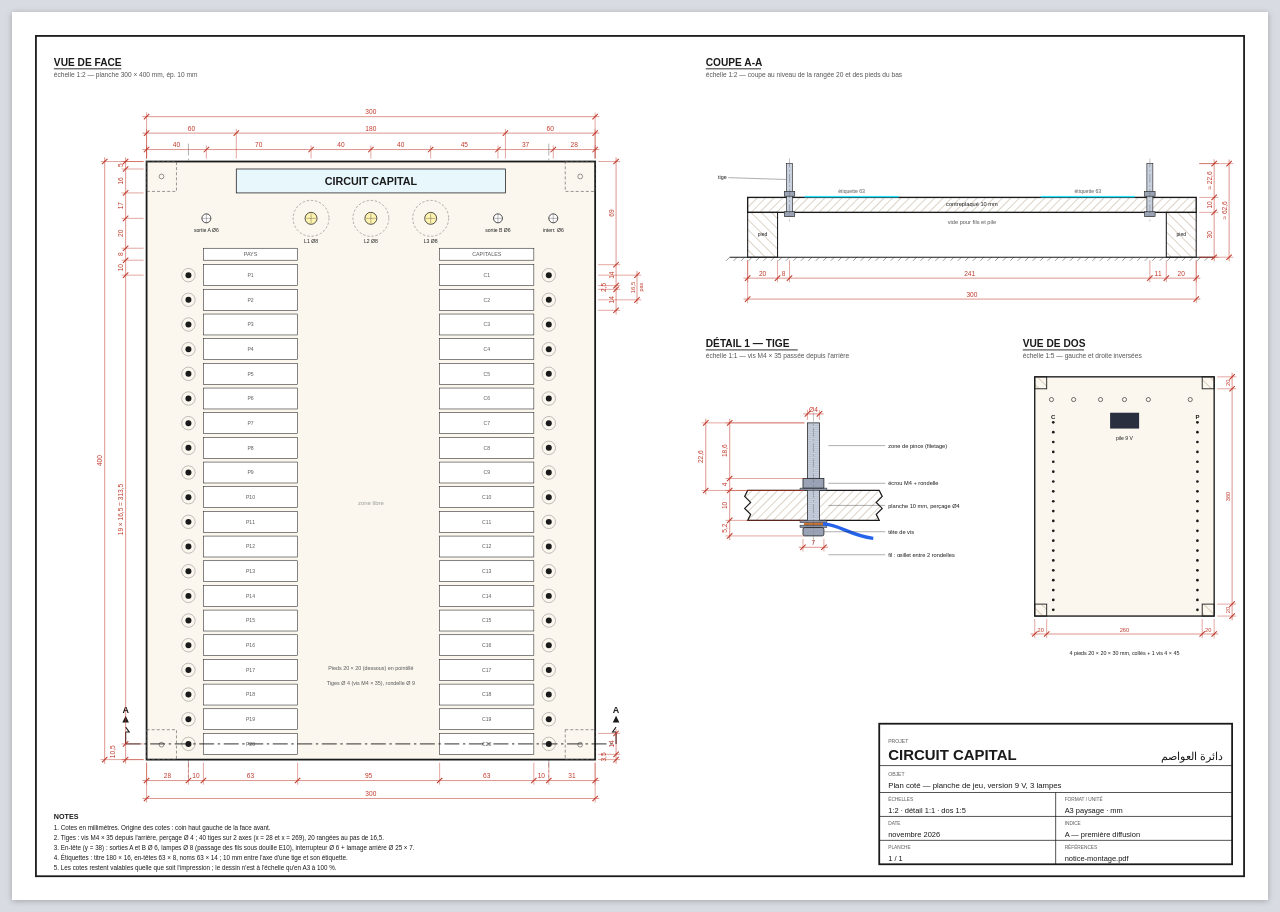
<file: jeu-pays-capitales/plan-cote.html>
<!doctype html>
<html lang="fr">
<head>
<meta charset="utf-8">
<meta name="viewport" content="width=device-width, initial-scale=1">
<title>Plan coté</title>
<style>
  html, body { margin: 0; background: #d9dbe2; }
  .sheet { width: 420mm; height: 297mm; margin: 12px auto; background: #fff; box-shadow: 0 1px 6px rgba(0,0,0,.25); }
  .sheet svg { display: block; width: 100%; height: 100%; }
  @page { size: A3 landscape; margin: 0; }
  @media print { body { background: #fff; } .sheet { margin: 0; box-shadow: none; } }
  @media screen and (max-width: 1640px) { .sheet { width: calc(100vw - 24px); height: calc((100vw - 24px) * 297 / 420); } }
</style>
</head>
<body>
<div class="sheet">
<svg id="plan" viewBox="0 0 420 297" xmlns="http://www.w3.org/2000/svg" font-family="Arial, Helvetica, sans-serif">
  <defs>
    <pattern id="bois" width="2" height="2" patternUnits="userSpaceOnUse" patternTransform="rotate(45)">
      <line x1="0" y1="0" x2="0" y2="2" stroke="#7a5b2e" stroke-width=".18"/>
    </pattern>
    <pattern id="bois2" width="2.4" height="2.4" patternUnits="userSpaceOnUse" patternTransform="rotate(-45)">
      <line x1="0" y1="0" x2="0" y2="2.4" stroke="#7a5b2e" stroke-width=".18"/>
    </pattern>
  </defs>
</svg>
</div>

<script>
// Toutes les coordonnées de la planche sont en mm (0,0 = coin haut gauche, vue de face).
const ROW_Y = i => 76 + i * 16.5, X_P = 28, X_C = 269;
const HEADER_Y = 38;
const HEADER = [[40, 6, "sortie A"], [110, 8, "L1"], [150, 8, "L2"], [190, 8, "L3"], [235, 6, "sortie B"], [272, 6, "interr."]];
const NS = "http://www.w3.org/2000/svg";
const svg = document.getElementById("plan");
const INK = "#1a1a1a", DIM = "#c0392b", HID = "#555";
function el(tag, a, text, parent = svg) {
  const e = document.createElementNS(NS, tag);
  for (const k in a) e.setAttribute(k, a[k]);
  if (text != null) e.textContent = text;
  parent.appendChild(e); return e;
}
const fmt = n => String(Math.round(n * 10) / 10).replace(".", ",");
const line = (x1, y1, x2, y2, w = .25, c = INK, extra = {}) => el("line", { x1, y1, x2, y2, stroke: c, "stroke-width": w, ...extra });
const text = (x, y, t, fs = 2.2, extra = {}) => el("text", { x, y, "font-size": fs, fill: extra.fill || INK, ...extra }, t);

// ---------- Cotation façon architecte : traits obliques, lignes d'attache, cotes en chaîne ----------
const tick = (x, y) => line(x - .9, y + .9, x + .9, y - .9, .35, DIM);
function chainH(xs, labels, y, objY, fs = 2.2) {
  const dir = Math.sign(y - objY) || -1;
  xs.forEach(x => line(x, objY + dir * 1, x, y + dir * 1.4, .15, DIM));
  line(xs[0] - 1.4, y, xs[xs.length - 1] + 1.4, y, .18, DIM);
  xs.forEach(x => tick(x, y));
  let alt = 0;
  for (let i = 0; i < xs.length - 1; i++) {
    const t = labels[i], seg = xs[i + 1] - xs[i], w = t.length * fs * .55;
    let tx = (xs[i] + xs[i + 1]) / 2, ty = y - .8;
    if (w + .8 > seg) { ty = y - .8 - (alt++ % 2 ? 0 : 2.6); }
    text(tx, ty, t, fs, { "text-anchor": "middle", fill: DIM });
  }
}
function chainV(ys, labels, x, objX, fs = 2.2) {
  const dir = Math.sign(x - objX) || -1;
  ys.forEach(y => line(objX + dir * 1, y, x + dir * 1.4, y, .15, DIM));
  line(x, ys[0] - 1.4, x, ys[ys.length - 1] + 1.4, .18, DIM);
  ys.forEach(y => tick(x, y));
  let alt = 0;
  for (let i = 0; i < ys.length - 1; i++) {
    const t = labels[i], seg = ys[i + 1] - ys[i], w = t.length * fs * .55;
    let ty = (ys[i] + ys[i + 1]) / 2, tx = x - .8;
    if (w + .8 > seg) { tx = x - .8 - (alt++ % 2 ? 0 : 2.6); }
    text(tx, ty, t, fs, { "text-anchor": "middle", fill: DIM, transform: `rotate(-90 ${tx} ${ty})` });
  }
}
const diffs = pts => pts.slice(1).map((p, i) => fmt(p - pts[i]));
const title = (x, y, t, sub) => { text(x, y, t, 3.4, { "font-weight": "bold" }); if (sub) text(x, y + 3.6, sub, 2.2, { fill: HID }); line(x, y + 1, x + t.length * 2.05, y + 1, .3); };

// ---------- Cadre de la feuille ----------
el("rect", { x: 8, y: 8, width: 404, height: 281, fill: "none", stroke: INK, "stroke-width": .6 });

// ================= VUE DE FACE (1:2) =================
const FX = x => 45 + x / 2, FY = y => 50 + y / 2;
title(14, 18, "VUE DE FACE", "échelle 1:2 — planche 300 × 400 mm, ép. 10 mm");
// axes des colonnes de tiges (trait mixte)
for (const x of [X_P, X_C]) line(FX(x), FY(-12), FX(x), FY(412), .15, HID, { "stroke-dasharray": "4 1 .6 1" });
el("rect", { x: FX(0), y: FY(0), width: 150, height: 200, fill: "#fbf7ef", stroke: INK, "stroke-width": .6 });
// pieds (cachés, en pointillé)
for (const [x, y] of [[0, 0], [280, 0], [0, 380], [280, 380]])
  el("rect", { x: FX(x), y: FY(y), width: 10, height: 10, fill: "none", stroke: HID, "stroke-width": .2, "stroke-dasharray": "1 .7" });
// vis des pieds
for (const [x, y] of [[10, 10], [290, 10], [10, 390], [290, 390]]) el("circle", { cx: FX(x), cy: FY(y), r: .8, fill: "none", stroke: INK, "stroke-width": .15 });
// bandeau titre
el("rect", { x: FX(60), y: FY(5), width: 90, height: 8, fill: "#e8f7fb", stroke: INK, "stroke-width": .25 });
text(FX(150), FY(15.6), "CIRCUIT CAPITAL", 3.6, { "text-anchor": "middle", "font-weight": "bold" });
// en-tête : sorties, lampes, interrupteur
for (const [x, d, t] of HEADER) {
  const lamp = t[0] === "L";
  if (lamp) el("circle", { cx: FX(x), cy: FY(HEADER_Y), r: 6, fill: "none", stroke: HID, "stroke-width": .15, "stroke-dasharray": ".8 .6" });
  el("circle", { cx: FX(x), cy: FY(HEADER_Y), r: d / 4, fill: lamp ? "#fff3b0" : "#fff", stroke: INK, "stroke-width": .25 });
  line(FX(x) - 1.6, FY(HEADER_Y), FX(x) + 1.6, FY(HEADER_Y), .1); line(FX(x), FY(HEADER_Y) - 1.6, FX(x), FY(HEADER_Y) + 1.6, .1);
  text(FX(x), FY(HEADER_Y) + (lamp ? 8.2 : 4.6), `${t} Ø${d}`, 1.7, { "text-anchor": "middle" });
}
// en-têtes de colonnes et étiquettes
const zone = (x, y, w, h, t, fs) => {
  el("rect", { x: FX(x), y: FY(y), width: w / 2, height: h / 2, fill: "#fff", stroke: INK, "stroke-width": .18 });
  if (t) text(FX(x + w / 2), FY(y + h / 2) + fs * .35, t, fs, { "text-anchor": "middle", fill: HID });
};
zone(38, 58, 63, 8, "PAYS", 1.8); zone(196, 58, 63, 8, "CAPITALES", 1.8);
for (let i = 0; i < 20; i++) {
  const y = ROW_Y(i);
  zone(38, y - 7, 63, 14, "P" + (i + 1), 1.7); zone(196, y - 7, 63, 14, "C" + (i + 1), 1.7);
  for (const x of [X_P, X_C]) {
    el("circle", { cx: FX(x), cy: FY(y), r: 2.25, fill: "none", stroke: HID, "stroke-width": .12 });
    el("circle", { cx: FX(x), cy: FY(y), r: 1, fill: INK });
  }
}
// trait de coupe A-A (au niveau de la rangée 20, à travers les pieds du bas)
const yA = FY(389.5);
line(FX(-14), yA, FX(314), yA, .3, INK, { "stroke-dasharray": "5 1.2 .8 1.2" });
for (const [x, s] of [[FX(-14), 1], [FX(314), -1]]) {
  el("path", { d: `M${x} ${yA} v-4 M${x} ${yA - 4} l${s * 1.2} 0 l${-s * 1.2} -1.6`, fill: "none", stroke: INK, "stroke-width": .35 });
  el("path", { d: `M${x - 1.1} ${yA - 7.2} l1.1 -2.2 l1.1 2.2 Z`, fill: INK });
  text(x, yA - 10.2, "A", 3, { "text-anchor": "middle", "font-weight": "bold" });
}
// cotes horizontales, en haut : en-tête
// (lignes d'attache depuis le bord haut pour ne pas traverser le bandeau titre)
chainH([0, 40, 110, 150, 190, 235, 272, 300].map(FX), diffs([0, 40, 110, 150, 190, 235, 272, 300]), FY(-8), FY(0));
chainH([0, 60, 240, 300].map(FX), ["60", "180", "60"], FY(-19), FY(0));
chainH([FX(0), FX(300)], ["300"], FY(-30), FY(0));
// cotes horizontales, en bas : tiges et étiquettes
chainH([0, 28, 38, 101, 196, 259, 269, 300].map(FX), diffs([0, 28, 38, 101, 196, 259, 269, 300]), FY(414), FY(400));
chainH([FX(0), FX(300)], ["300"], FY(426), FY(400));
// cotes verticales, à gauche
const vL = [0, 5, 21, 38, 58, 66, 76, 389.5, 400];
chainV(vL.map(FY), ["5", "16", "17", "20", "8", "10", "19 × 16,5 = 313,5", "10,5"], FX(-14), FX(0));
chainV([FY(0), FY(400)], ["400"], FX(-28), FX(0));
// cotes verticales, à droite : étiquettes et pas
chainV([0, 69, 83, 85.5, 99.5].map(FY), ["69", "14", "2,5", "14"], FX(314), FX(300));
chainV([382.5, 396.5, 400].map(FY), ["14", "3,5"], FX(314), FX(300));
chainV([76, 92.5].map(FY), ["16,5"], FX(328), FX(300), 2);
text(FX(332), FY(84), "pas", 1.8, { fill: DIM, transform: `rotate(-90 ${FX(332)} ${FY(84)})`, "text-anchor": "middle" });
text(FX(150), FY(230), "zone libre", 2, { "text-anchor": "middle", fill: "#999" });
// renvois
text(FX(150), FY(340), "Pieds 20 × 20 (dessous) en pointillé", 1.8, { "text-anchor": "middle", fill: HID });
text(FX(150), FY(350), "Tiges Ø 4 (vis M4 × 35), rondelle Ø 9", 1.8, { "text-anchor": "middle", fill: HID });

// ================= COUPE A-A (1:2) =================
const CX = x => 246 + x / 2, CY0 = 82, CY = h => CY0 - h / 2;   // h = hauteur en mm au-dessus de la table
title(232, 18, "COUPE A-A", "échelle 1:2 — coupe au niveau de la rangée 20 et des pieds du bas");
line(CX(-12), CY0, CX(312), CY0, .35);                                                // table
for (let x = -12; x < 312; x += 5) line(CX(x), CY0, CX(x) - 1.2, CY0 + 1.2, .15);      // hachures du sol
for (const x of [0, 280]) el("rect", { x: CX(x), y: CY(30), width: 10, height: 15, fill: "url(#bois2)", stroke: INK, "stroke-width": .35 });
el("rect", { x: CX(0), y: CY(40), width: 150, height: 5, fill: "url(#bois)", stroke: INK, "stroke-width": .45 });
// tiges P20 et C20 coupées
for (const x of [X_P, X_C]) {
  el("rect", { x: CX(x) - 1, y: CY(62.6), width: 2, height: 22.6 / 2 + 5 + 1.2, fill: "#c9d1df", stroke: INK, "stroke-width": .2 });
  el("rect", { x: CX(x) - 1.75, y: CY(44), width: 3.5, height: 1.6, fill: "#9aa3b5", stroke: INK, "stroke-width": .2 });   // écrou
  el("rect", { x: CX(x) - 1.75, y: CY(30) - .2, width: 3.5, height: 1.6, fill: "#9aa3b5", stroke: INK, "stroke-width": .2 }); // tête
  line(CX(x), CY(66), CX(x), CY(24), .12, HID, { "stroke-dasharray": "3 .8 .5 .8" });
}
// étiquettes (épaisseur exagérée)
for (const x of [38, 196]) el("rect", { x: CX(x), y: CY(40) - .5, width: 31.5, height: .5, fill: "#2de2ff" });
text(CX(69.5), CY(43), "étiquette 63", 1.7, { "text-anchor": "middle", fill: HID });
text(CX(227.5), CY(43), "étiquette 63", 1.7, { "text-anchor": "middle", fill: HID });
text(CX(150), CY(34.2), "contreplaqué 10 mm", 1.9, { "text-anchor": "middle" });
text(CX(150), CY(22), "vide pour fils et pile", 1.9, { "text-anchor": "middle", fill: HID });
text(CX(10), CY(14), "pied", 1.7, { "text-anchor": "middle" });
text(CX(290), CY(14), "pied", 1.7, { "text-anchor": "middle" });
// cotes de la coupe
chainH([0, 20, 28, 269, 280, 300].map(CX), ["20", "8", "241", "11", "20"], CY0 + 7, CY0);
chainH([CX(0), CX(300)], ["300"], CY0 + 14, CY0);
chainV([62.6, 40, 30, 0].map(CY), ["≈ 22,6", "10", "30"], CX(312), CX(300));
chainV([CY(62.6), CY0], ["≈ 62,6"], CX(322), CX(300));
text(CX(-14), CY(52), "tige", 1.8, { "text-anchor": "end" });
line(CX(-13), CY(52) - .6, CX(X_P) - 1.2, CY(52), .12);

// ================= DÉTAIL 1 : TIGE (1:1) =================
const DX = 268, DF = 160;   // axe de la tige, face avant (en mm papier, échelle 1:1)
title(232, 112, "DÉTAIL 1 — TIGE", "échelle 1:1 — vis M4 × 35 passée depuis l'arrière");
// planche avec lignes de rupture
el("path", { d: `M${DX - 22} ${DF} H${DX + 22} l1 2 l-2 2 l2 2 l-2 2 l1 2 H${DX - 22} l1 -2 l-2 -2 l2 -2 l-2 -2 Z`, fill: "url(#bois)", stroke: INK, "stroke-width": .4 });
el("rect", { x: DX - 2, y: DF, width: 4, height: 10, fill: "#fff" });                       // perçage Ø4
// pièces (de haut en bas) : tige, écrou, rondelle, [planche], rondelle, œillet, rondelle, tête
el("rect", { x: DX - 2, y: DF + 12.4 - 35, width: 4, height: 35, fill: "#c9d1df", stroke: INK, "stroke-width": .25 });
for (let y = DF + 12.4 - 35 + .6; y < DF + 12.2; y += .7) line(DX - 2, y, DX + 2, y + .35, .08, "#7d8698");
el("rect", { x: DX - 4.5, y: DF - .8, width: 9, height: .8, fill: "#8a93a8", stroke: INK, "stroke-width": .15 });
el("rect", { x: DX - 3.5, y: DF - 4, width: 7, height: 3.2, fill: "#9aa3b5", stroke: INK, "stroke-width": .25 });
el("rect", { x: DX - 4.5, y: DF + 10, width: 9, height: .8, fill: "#8a93a8", stroke: INK, "stroke-width": .15 });
el("rect", { x: DX - 3.2, y: DF + 10.8, width: 6.4, height: .8, fill: "#c87533" });
el("rect", { x: DX - 4.5, y: DF + 11.6, width: 9, height: .8, fill: "#8a93a8", stroke: INK, "stroke-width": .15 });
el("rect", { x: DX - 3.5, y: DF + 12.4, width: 7, height: 2.8, rx: .6, fill: "#9aa3b5", stroke: INK, "stroke-width": .25 });
el("path", { d: `M${DX + 3.2} ${DF + 11.2} C ${DX + 9} ${DF + 11.5}, ${DX + 12} ${DF + 15}, ${DX + 20} ${DF + 16}`, fill: "none", stroke: "#2563eb", "stroke-width": 1.1 });
line(DX, DF - 26, DX, DF + 18, .12, HID, { "stroke-dasharray": "3 .8 .5 .8" });
// cotes du détail
const yTop = DF + 12.4 - 35;
chainV([yTop, DF - 4, DF, DF + 10, DF + 15.2], ["18,6", "4", "10", "5,2"], DX - 28, DX - 2);
chainV([yTop, DF], ["22,6"], DX - 36, DX - 2);
chainH([DX - 2, DX + 2], ["Ø4"], yTop - 3, yTop);
chainH([DX - 3.5, DX + 3.5], ["7"], DF + 19, DF + 15.2);
// légendes
const call = (y, t) => { line(DX + 5, y, DX + 24, y, .12); text(DX + 25, y + .7, t, 1.9); };
call(DF - 15, "zone de pince (filetage)");
call(DF - 2.4, "écrou M4 + rondelle");
call(DF + 5, "planche 10 mm, perçage Ø4");
call(DF + 21.5, "fil : œillet entre 2 rondelles");
line(DX + 3.6, DF + 13.8, DX + 5, DF + 13.8, .12); call(DF + 13.8, "tête de vis");

// ================= VUE DE DOS (1:5) =================
const BX = x => 342 + (300 - x) / 5, BY = y => 122 + y / 5;
title(338, 112, "VUE DE DOS", "échelle 1:5 — gauche et droite inversées");
el("rect", { x: BX(300), y: BY(0), width: 60, height: 80, fill: "#fbf7ef", stroke: INK, "stroke-width": .45 });
for (const [x, y] of [[0, 0], [280, 0], [0, 380], [280, 380]])
  el("rect", { x: BX(x + 20), y: BY(y), width: 4, height: 4, fill: "url(#bois2)", stroke: INK, "stroke-width": .3 });
for (let i = 0; i < 20; i++) for (const x of [X_P, X_C]) el("circle", { cx: BX(x), cy: BY(ROW_Y(i)), r: .45, fill: INK });
for (const [x] of HEADER) el("circle", { cx: BX(x), cy: BY(HEADER_Y), r: .7, fill: "none", stroke: INK, "stroke-width": .2 });
el("rect", { x: BX(150 + 24), y: BY(60), width: 9.7, height: 5.3, fill: "#2a2f40" });
text(BX(150), BY(60) + 9, "pile 9 V", 1.7, { "text-anchor": "middle" });
text(BX(X_P), BY(70), "P", 2, { "text-anchor": "middle", "font-weight": "bold" });
text(BX(X_C), BY(70), "C", 2, { "text-anchor": "middle", "font-weight": "bold" });
chainH([BX(300), BX(280), BX(20), BX(0)], ["20", "260", "20"], BY(400) + 6, BY(400), 1.9);
chainV([BY(0), BY(20), BY(380), BY(400)], ["20", "360", "20"], BX(0) + 6, BX(0), 1.9);
text(BX(150), BY(400) + 13, "4 pieds 20 × 20 × 30 mm, collés + 1 vis 4 × 45", 1.8, { "text-anchor": "middle" });

// ================= NOTES =================
const notes = [
  "NOTES",
  "1. Cotes en millimètres. Origine des cotes : coin haut gauche de la face avant.",
  "2. Tiges : vis M4 × 35 depuis l'arrière, perçage Ø 4 ; 40 tiges sur 2 axes (x = 28 et x = 269), 20 rangées au pas de 16,5.",
  "3. En-tête (y = 38) : sorties A et B Ø 6, lampes Ø 8 (passage des fils sous douille E10), interrupteur Ø 6 + lamage arrière Ø 25 × 7.",
  "4. Étiquettes : titre 180 × 16, en-têtes 63 × 8, noms 63 × 14 ; 10 mm entre l'axe d'une tige et son étiquette.",
  "5. Les cotes restent valables quelle que soit l'impression ; le dessin n'est à l'échelle qu'en A3 à 100 %.",
];
notes.forEach((t, i) => text(14, 270 + i * 3.4, t, i ? 2.1 : 2.4, i ? {} : { "font-weight": "bold" }));

// ================= CARTOUCHE =================
const K = { x: 290, y: 238, w: 118, h: 47 };
el("rect", { x: K.x, y: K.y, width: K.w, height: K.h, fill: "#fff", stroke: INK, "stroke-width": .6 });
const rows = [K.y + 14, K.y + 23, K.y + 31, K.y + 39];
rows.forEach(y => line(K.x, y, K.x + K.w, y, .25));
line(K.x + 59, rows[1], K.x + 59, K.y + K.h, .25);
text(K.x + 3, K.y + 6.5, "PROJET", 1.7, { fill: HID });
text(K.x + 3, K.y + 12, "CIRCUIT CAPITAL", 5, { "font-weight": "bold" });
text(K.x + K.w - 3, K.y + 12, "دائرة العواصم", 3.6, { "text-anchor": "end" });
text(K.x + 3, rows[0] + 3.4, "OBJET", 1.7, { fill: HID });
text(K.x + 3, rows[0] + 7.4, "Plan coté — planche de jeu, version 9 V, 3 lampes", 2.6);
const cell = (cx, y, lab, val) => { text(cx + 3, y + 3, lab, 1.6, { fill: HID }); text(cx + 3, y + 6.8, val, 2.5); };
cell(K.x, rows[1], "ÉCHELLES", "1:2 · détail 1:1 · dos 1:5");
cell(K.x + 59, rows[1], "FORMAT / UNITÉ", "A3 paysage · mm");
cell(K.x, rows[2], "DATE", "novembre 2026");
cell(K.x + 59, rows[2], "INDICE", "A — première diffusion");
cell(K.x, rows[3], "PLANCHE", "1 / 1");
cell(K.x + 59, rows[3], "RÉFÉRENCES", "notice-montage.pdf");

document.body.dataset.ready = "1";
</script>
</body>
</html>
</file>
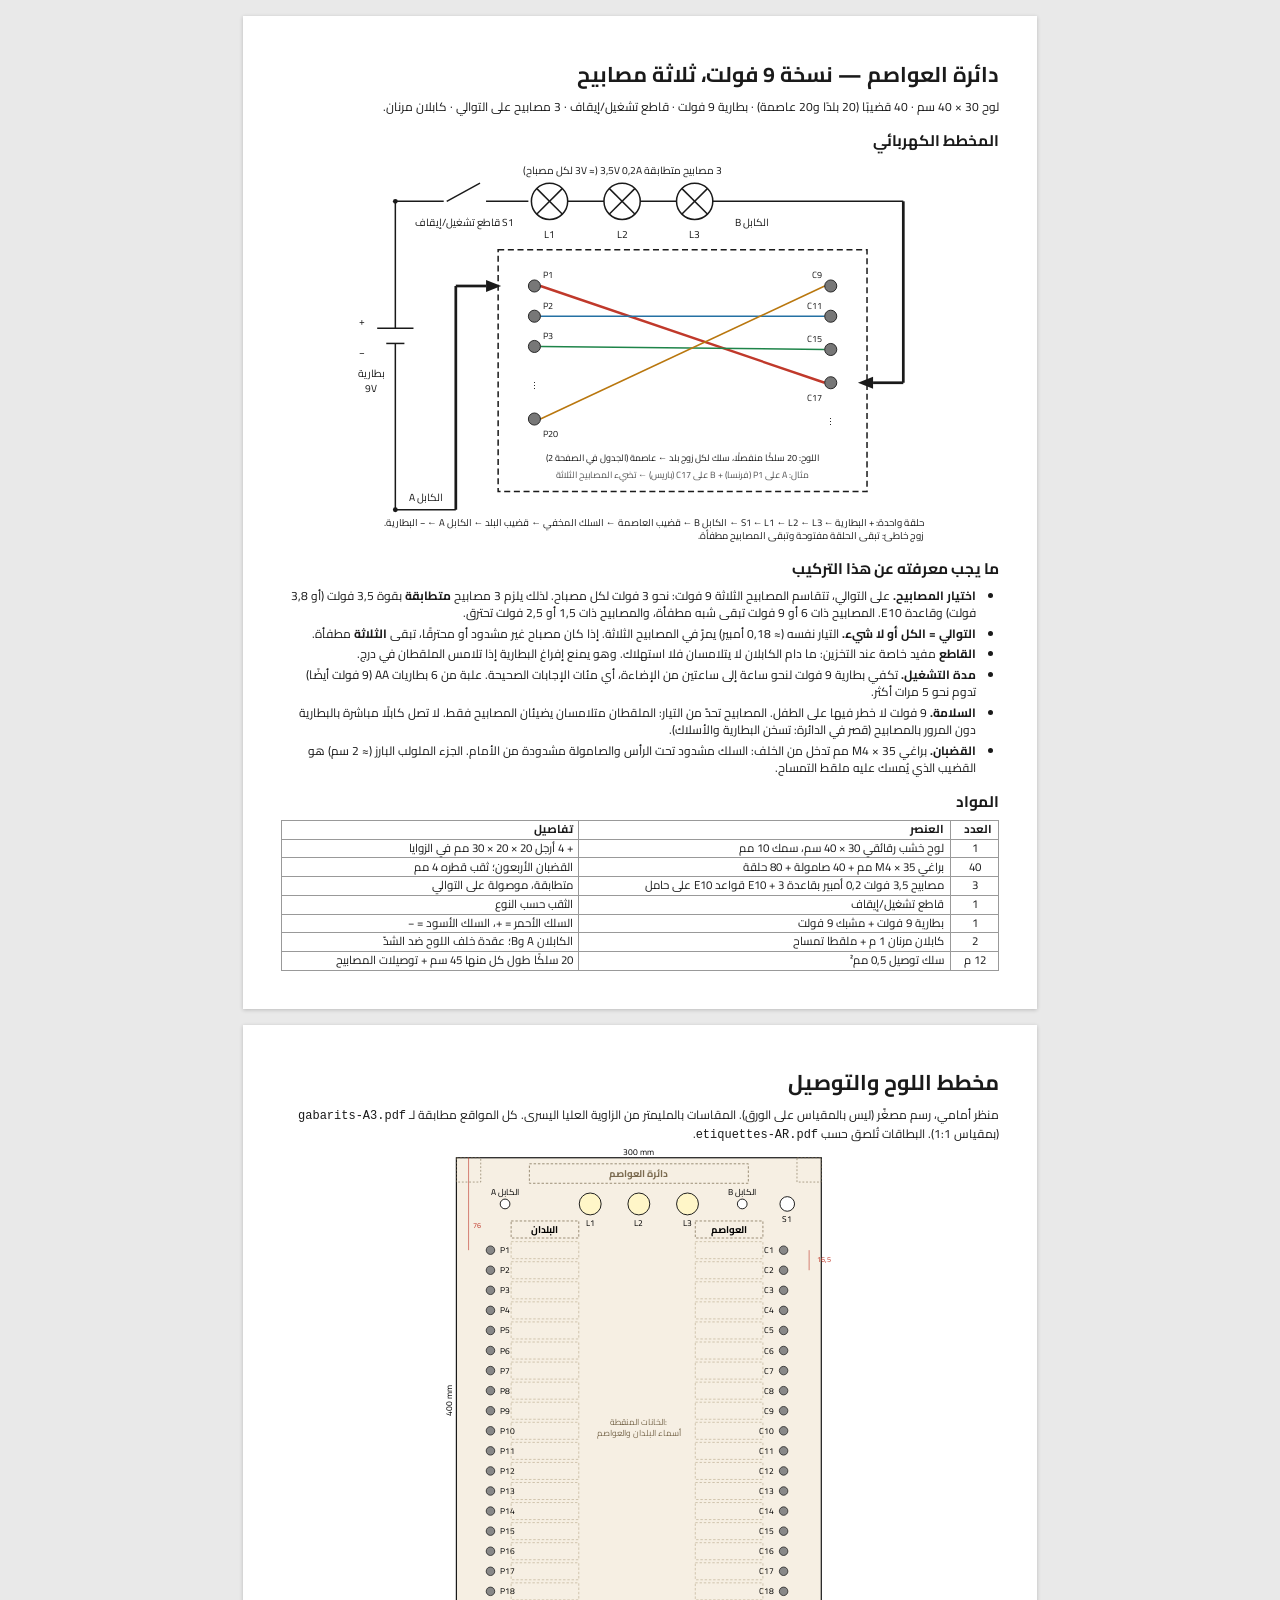
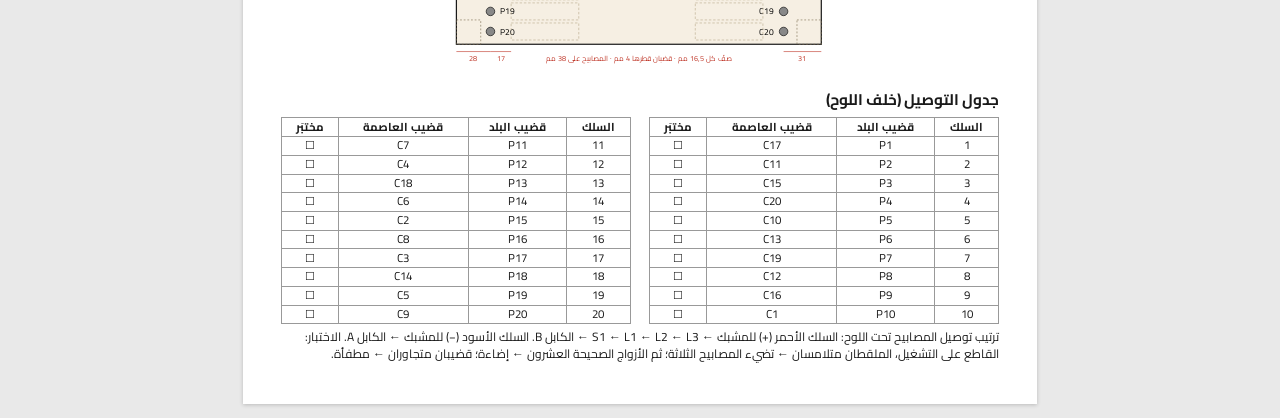
<file: jeu-pays-capitales/schema-9V-ar.html>
<!doctype html>
<html lang="ar" dir="rtl">
<head>
<meta charset="utf-8">
<meta name="viewport" content="width=device-width, initial-scale=1">
<title>مخطط 9 فولت</title>
<link href="https://fonts.googleapis.com/css2?family=Cairo:wght@400;700;900&display=swap" rel="stylesheet">
<style>
  * { box-sizing: border-box; }
  body { margin: 0; font-family: Cairo, Arial, sans-serif; color: #1a1a1a; background: #e9e9e9; }
  .sheet { width: min(210mm, calc(100% - 32px)); margin: 16px auto; padding: 10mm; background: #fff; box-shadow: 0 1px 4px rgba(0,0,0,.2); }
  .sheet svg { display: block; width: 100%; height: auto; margin: 0 auto; }
  .sheet svg.schema { width: 80%; }
  .sheet svg.plan { width: 56%; }
  h1 { font-size: 16pt; margin: 0 0 1mm; }
  h2 { font-size: 11.5pt; margin: 3mm 0 1mm; }
  p, li { font-size: 9.5pt; line-height: 1.35; margin: 1mm 0; }
  ul, ol { padding-inline-start: 6mm; padding-inline-end: 0; margin: 1mm 0; }
  table { border-collapse: collapse; width: 100%; font-size: 8.6pt; }
  th, td { border: 1px solid #999; padding: .3mm 1.5mm; text-align: start; line-height: 1.35; }
  td.c, th.c { text-align: center; white-space: nowrap; }
  .sheet svg { direction: ltr; }
  svg text { font-family: Cairo, Arial, sans-serif; }
  code, bdi.n { direction: ltr; unicode-bidi: isolate; white-space: nowrap; }
  p, li { font-size: 9pt; line-height: 1.42; }
  .cols { display: grid; grid-template-columns: 1fr 1fr; gap: 5mm; }
  @page { size: A4 portrait; margin: 0; }
  @media print {
    body { background: #fff; }
    .sheet { width: 210mm; height: 297mm; margin: 0; box-shadow: none; break-after: page; }
  }
</style>
</head>
<body>

<section class="sheet">
  <h1>دائرة العواصم — نسخة 9 فولت، ثلاثة مصابيح</h1>
  <p>لوح 30 × 40 سم · 40 قضيبًا (20 بلدًا و20 عاصمة) · بطارية 9 فولت · قاطع تشغيل/إيقاف · 3 مصابيح على التوالي · كابلان مرنان.</p>

  <h2>المخطط الكهربائي</h2>
  <svg class="schema" viewBox="0 0 190 127" width="190mm" height="127mm" font-family="Arial" font-size="3.4">
    <g fill="none" stroke="#1a1a1a" stroke-width=".5">
      <!-- pile 9 V -->
      <line x1="14" y1="14" x2="14" y2="56"/><line x1="8" y1="56" x2="20" y2="56"/>
      <line x1="11" y1="61" x2="17" y2="61"/><line x1="14" y1="61" x2="14" y2="116"/>
      <!-- interrupteur S1 -->
      <line x1="14" y1="14" x2="30" y2="14"/>
      <line x1="31" y1="14" x2="42" y2="8"/>
      <line x1="44" y1="14" x2="58" y2="14"/>
      <!-- lampes L1 L2 L3 en série -->
      <circle cx="65" cy="14" r="6"/><line x1="60.8" y1="9.8" x2="69.2" y2="18.2"/><line x1="69.2" y1="9.8" x2="60.8" y2="18.2"/>
      <line x1="71" y1="14" x2="83" y2="14"/>
      <circle cx="89" cy="14" r="6"/><line x1="84.8" y1="9.8" x2="93.2" y2="18.2"/><line x1="93.2" y1="9.8" x2="84.8" y2="18.2"/>
      <line x1="95" y1="14" x2="107" y2="14"/>
      <circle cx="113" cy="14" r="6"/><line x1="108.8" y1="9.8" x2="117.2" y2="18.2"/><line x1="117.2" y1="9.8" x2="108.8" y2="18.2"/>
      <line x1="119" y1="14" x2="182" y2="14"/>
      <!-- câble B (côté lampes) vers une tige capitale -->
      <line x1="182" y1="14" x2="182" y2="74" stroke-width=".9"/>
      <line x1="182" y1="74" x2="172" y2="74" stroke-width=".9"/>
      <!-- câble A (côté pile −) vers une tige pays -->
      <line x1="14" y1="116" x2="34" y2="116"/>
      <line x1="34" y1="116" x2="34" y2="42" stroke-width=".9"/>
      <line x1="34" y1="42" x2="44" y2="42" stroke-width=".9"/>
      <!-- planche -->
      <rect x="48" y="30" width="122" height="80" stroke-dasharray="2 1.2"/>
      <!-- fils derrière la planche (exemples) -->
      <line x1="62" y1="42" x2="156" y2="74" stroke="#c0392b" stroke-width=".8"/>
      <line x1="62" y1="52" x2="156" y2="52" stroke="#2471a3"/>
      <line x1="62" y1="62" x2="156" y2="63" stroke="#1e8449"/>
      <line x1="62" y1="86" x2="156" y2="42" stroke="#b9770e"/>
    </g>
    <!-- pinces crocodile -->
    <g fill="#1a1a1a">
      <polygon points="44,40 49,42 44,44"/><polygon points="172,72 167,74 172,76"/>
      <circle cx="14" cy="14" r=".8"/><circle cx="14" cy="116" r=".8"/>
    </g>
    <!-- tiges -->
    <g fill="#777" stroke="#1a1a1a" stroke-width=".3">
      <circle cx="60" cy="42" r="2"/><circle cx="60" cy="52" r="2"/><circle cx="60" cy="62" r="2"/><circle cx="60" cy="86" r="2"/>
      <circle cx="158" cy="42" r="2"/><circle cx="158" cy="52" r="2"/><circle cx="158" cy="63" r="2"/><circle cx="158" cy="74" r="2"/>
    </g>
    <g fill="#1a1a1a">
      <text x="2" y="55">+</text><text x="2" y="65">−</text>
      <text x="6" y="72" text-anchor="middle">بطارية</text><text x="6" y="77" text-anchor="middle">9V</text>
      <text x="37" y="22" text-anchor="middle" direction="rtl">S1 قاطع تشغيل/إيقاف</text>
      <text x="65" y="26" text-anchor="middle">L1</text><text x="89" y="26" text-anchor="middle">L2</text><text x="113" y="26" text-anchor="middle">L3</text>
      <text x="89" y="5" text-anchor="middle" direction="rtl">3 مصابيح متطابقة 3,5V 0,2A (≈ 3V لكل مصباح)</text>
      <text x="132" y="22" text-anchor="middle" direction="rtl">الكابل B</text>
      <text x="24" y="113" text-anchor="middle" direction="rtl">الكابل A</text>
      <g font-size="3">
        <text x="63" y="39.5">P1</text><text x="63" y="49.5">P2</text><text x="63" y="59.5">P3</text>
        <text x="60" y="76" text-anchor="middle">⋮</text><text x="63" y="92">P20</text>
        <text x="155" y="39.5" text-anchor="end">C9</text><text x="155" y="49.5" text-anchor="end">C11</text>
        <text x="155" y="60.5" text-anchor="end">C15</text><text x="155" y="80" text-anchor="end">C17</text>
        <text x="158" y="88" text-anchor="middle">⋮</text>
        <text x="109" y="100" text-anchor="middle" direction="rtl">اللوح: 20 سلكًا منفصلًا، سلك لكل زوج بلد ← عاصمة (الجدول في الصفحة 2)</text>
        <text x="109" y="105.5" text-anchor="middle" fill="#555" direction="rtl">مثال: A على P1 (فرنسا) + B على C17 (باريس) ← تضيء المصابيح الثلاثة</text>
      </g>
      <g font-size="3.2">
        <text x="189" y="121.5" text-anchor="start" direction="rtl">حلقة واحدة: + البطارية ← S1 ← L1 ← L2 ← L3 ← الكابل B ← قضيب العاصمة ← السلك المخفي ← قضيب البلد ← الكابل A ← − البطارية.</text>
        <text x="189" y="125.8" text-anchor="start" direction="rtl">زوج خاطئ: تبقى الحلقة مفتوحة وتبقى المصابيح مطفأة.</text>
      </g>
    </g>
  </svg>

  <h2>ما يجب معرفته عن هذا التركيب</h2>
  <ul>
    <li><b>اختيار المصابيح.</b> على التوالي، تتقاسم المصابيح الثلاثة 9 فولت: نحو 3 فولت لكل مصباح. لذلك يلزم 3 مصابيح
        <b>متطابقة</b> بقوة 3,5 فولت (أو 3,8 فولت) وقاعدة E10. المصابيح ذات 6 أو 9 فولت تبقى شبه مطفأة، والمصابيح ذات 1,5 أو 2,5 فولت تحترق.</li>
    <li><b>التوالي = الكل أو لا شيء.</b> التيار نفسه (≈ 0,18 أمبير) يمرّ في المصابيح الثلاثة. إذا كان مصباح غير مشدود أو محترقًا، تبقى <b>الثلاثة</b> مطفأة.</li>
    <li><b>القاطع</b> مفيد خاصة عند التخزين: ما دام الكابلان لا يتلامسان فلا استهلاك. وهو يمنع إفراغ البطارية إذا تلامس الملقطان في درج.</li>
    <li><b>مدة التشغيل.</b> تكفي بطارية 9 فولت لنحو ساعة إلى ساعتين من الإضاءة، أي مئات الإجابات الصحيحة. علبة من 6 بطاريات AA (9 فولت أيضًا) تدوم نحو 5 مرات أكثر.</li>
    <li><b>السلامة.</b> 9 فولت لا خطر فيها على الطفل. المصابيح تحدّ من التيار: الملقطان متلامسان يضيئان المصابيح فقط.
        لا تصل كابلًا مباشرة بالبطارية دون المرور بالمصابيح (قصر في الدائرة: تسخن البطارية والأسلاك).</li>
    <li><b>القضبان.</b> براغي <bdi class="n">M4 × 35</bdi> مم تدخل من الخلف: السلك مشدود تحت الرأس والصامولة مشدودة من الأمام. الجزء الملولب البارز (≈ 2 سم) هو القضيب الذي يُمسك عليه ملقط التمساح.</li>
  </ul>

  <h2>المواد</h2>
  <table>
    <tr><th>العدد</th><th>العنصر</th><th>تفاصيل</th></tr>
    <tr><td class="c">1</td><td>لوح خشب رقائقي 30 × 40 سم، سمك 10 مم</td><td>+ 4 أرجل 20 × 20 × 30 مم في الزوايا</td></tr>
    <tr><td class="c">40</td><td>براغي <bdi class="n">M4 × 35</bdi> مم + 40 صامولة + 80 حلقة</td><td>القضبان الأربعون؛ ثقب قطره 4 مم</td></tr>
    <tr><td class="c">3</td><td>مصابيح 3,5 فولت 0,2 أمبير بقاعدة E10 + 3 قواعد E10 على حامل</td><td>متطابقة، موصولة على التوالي</td></tr>
    <tr><td class="c">1</td><td>قاطع تشغيل/إيقاف</td><td>الثقب حسب النوع</td></tr>
    <tr><td class="c">1</td><td>بطارية 9 فولت + مشبك 9 فولت</td><td>السلك الأحمر = +، السلك الأسود = −</td></tr>
    <tr><td class="c">2</td><td>كابلان مرنان 1 م + ملقطا تمساح</td><td>الكابلان A وB؛ عقدة خلف اللوح ضد الشدّ</td></tr>
    <tr><td class="c">12 م</td><td>سلك توصيل 0,5 مم²</td><td>20 سلكًا طول كل منها 45 سم + توصيلات المصابيح</td></tr>
  </table>
</section>

<section class="sheet">
  <h1>مخطط اللوح والتوصيل</h1>
  <p>منظر أمامي، رسم مصغّر (ليس بالمقياس على الورق). المقاسات بالمليمتر من الزاوية العليا اليسرى.
     كل المواقع مطابقة لـ <code>gabarits-A3.pdf</code> (بمقياس 1:1). البطاقات تُلصق حسب <code>etiquettes-AR.pdf</code>.</p>
  <svg id="plan" class="plan" viewBox="-14 -8 330 432" width="150mm" height="196mm" font-family="Cairo, Arial"></svg>
  <h2>جدول التوصيل (خلف اللوح)</h2>
  <div class="cols">
    <table id="t1"></table>
    <table id="t2"></table>
  </div>
  <p>ترتيب توصيل المصابيح تحت اللوح: السلك الأحمر (+) للمشبك ← S1 ← L1 ← L2 ← L3 ← الكابل B. السلك الأسود (−) للمشبك ← الكابل A.
     الاختبار: القاطع على التشغيل، الملقطان متلامسان ← تضيء المصابيح الثلاثة؛ ثم الأزواج الصحيحة العشرون ← إضاءة؛ قضيبان متجاوران ← مطفأة.</p>
</section>

<script>
// Même câblage que gabarit.html : WIRING[i] = capitale reliée au pays P(i+1).
const WIRING = [17, 11, 15, 20, 10, 13, 19, 12, 16, 1, 7, 4, 18, 6, 2, 8, 3, 14, 5, 9];
const ROW_Y = i => 76 + i * 16.5, X_P = 28, X_C = 269;
const NS = "http://www.w3.org/2000/svg";
const svg = document.getElementById("plan");
function el(tag, a, text) {
  const e = document.createElementNS(NS, tag);
  for (const k in a) e.setAttribute(k, a[k]);
  if (text != null) e.textContent = text;
  svg.appendChild(e);
  return e;
}
el("rect", { x: 0, y: 0, width: 300, height: 400, fill: "#f6efe3", stroke: "#1a1a1a", "stroke-width": 1 });
el("text", { x: 150, y: -2, "font-size": 7, "text-anchor": "middle" }, "300 mm");
el("text", { x: -4, y: 200, "font-size": 7, "text-anchor": "middle", transform: "rotate(-90 -4 200)" }, "400 mm");
// Bandeau titre et pieds (dessous, en pointillé)
el("rect", { x: 60, y: 5, width: 180, height: 16, fill: "none", stroke: "#7a6a4f", "stroke-width": .6, "stroke-dasharray": "2 1.5" });
el("text", { x: 150, y: 16, "font-size": 8, "text-anchor": "middle", fill: "#7a6a4f", "font-weight": "bold" }, "دائرة العواصم");
for (const [x, y] of [[0, 0], [280, 0], [0, 380], [280, 380]])
  el("rect", { x, y, width: 20, height: 20, fill: "none", stroke: "#7a6a4f", "stroke-width": .5, "stroke-dasharray": "1.5 1.5" });
// En-tête : sorties de câbles, lampes, interrupteur
const parts = [
  [40, 38, 4, "الكابل A"], [110, 38, 9, "L1"], [150, 38, 9, "L2"], [190, 38, 9, "L3"],
  [235, 38, 4, "الكابل B"], [272, 38, 6, "S1"]
];
for (const [x, y, r, label] of parts) {
  el("circle", { cx: x, cy: y, r, fill: label[0] === "L" ? "#fff6c8" : "#fff", stroke: "#1a1a1a", "stroke-width": .8 });
  el("text", { x, y: label.startsWith("الكابل") ? y - r - 3 : y + r + 9, "font-size": 7, "text-anchor": "middle", direction: "rtl" }, label);
}
for (let i = 0; i < 20; i++) {
  const y = ROW_Y(i);
  el("circle", { cx: X_P, cy: y, r: 3.5, fill: "#888", stroke: "#1a1a1a", "stroke-width": .6 });
  el("circle", { cx: X_C, cy: y, r: 3.5, fill: "#888", stroke: "#1a1a1a", "stroke-width": .6 });
  el("text", { x: X_P + 8, y: y + 2.5, "font-size": 7 }, "P" + (i + 1));
  el("text", { x: X_C - 8, y: y + 2.5, "font-size": 7, "text-anchor": "end" }, "C" + (i + 1));
  el("rect", { x: 45, y: y - 7, width: 55.6, height: 14, fill: "none", stroke: "#b8a98c", "stroke-width": .5, "stroke-dasharray": "2 1.5" });
  el("rect", { x: 196.4, y: y - 7, width: 55.6, height: 14, fill: "none", stroke: "#b8a98c", "stroke-width": .5, "stroke-dasharray": "2 1.5" });
}
el("text", { x: 150, y: 220, "font-size": 7, "text-anchor": "middle", fill: "#7a6a4f" }, "الخانات المنقطة:");
el("text", { x: 150, y: 229, "font-size": 7, "text-anchor": "middle", fill: "#7a6a4f" }, "أسماء البلدان والعواصم");
for (const x of [45, 196.4]) el("rect", { x, y: 52, width: 55.6, height: 14, fill: "none", stroke: "#7a6a4f", "stroke-width": .6, "stroke-dasharray": "2 1.5" });
el("text", { x: 72.8, y: 62, "font-size": 8, "font-weight": "bold", "text-anchor": "middle" }, "البلدان");
el("text", { x: 224.2, y: 62, "font-size": 8, "font-weight": "bold", "text-anchor": "middle" }, "العواصم");
// Cotes
const cote = (x1, y1, x2, y2, t, tx, ty) => {
  el("line", { x1, y1, x2, y2, stroke: "#c0392b", "stroke-width": .5 });
  el("text", { x: tx, y: ty, "font-size": 6, fill: "#c0392b", "text-anchor": "middle" }, t);
};
cote(0, 406, X_P, 406, "28", 14, 414);
cote(X_P, 406, 45, 406, "17", 36.5, 414);
cote(X_C, 406, 300, 406, "31", 284.5, 414);
cote(10, 0, 10, ROW_Y(0), "76", 17, 58);
cote(290, ROW_Y(0), 290, ROW_Y(1), "16,5", 302, ROW_Y(0) + 10);
el("text", { x: 150, y: 414, "font-size": 6, "text-anchor": "middle", fill: "#c0392b" }, "صفّ كل 16,5 مم · قضبان قطرها 4 مم · المصابيح على 38 مم");

const head = "<tr><th class='c'>السلك</th><th class='c'>قضيب البلد</th><th class='c'>قضيب العاصمة</th><th class='c'>مختبَر</th></tr>";
const row = i => `<tr><td class="c">${i + 1}</td><td class="c">P${i + 1}</td><td class="c">C${WIRING[i]}</td><td class="c">☐</td></tr>`;
document.getElementById("t1").innerHTML = head + [...Array(10).keys()].map(row).join("");
document.getElementById("t2").innerHTML = head + [...Array(10).keys()].map(i => row(i + 10)).join("");
</script>
</body>
</html>
</file>
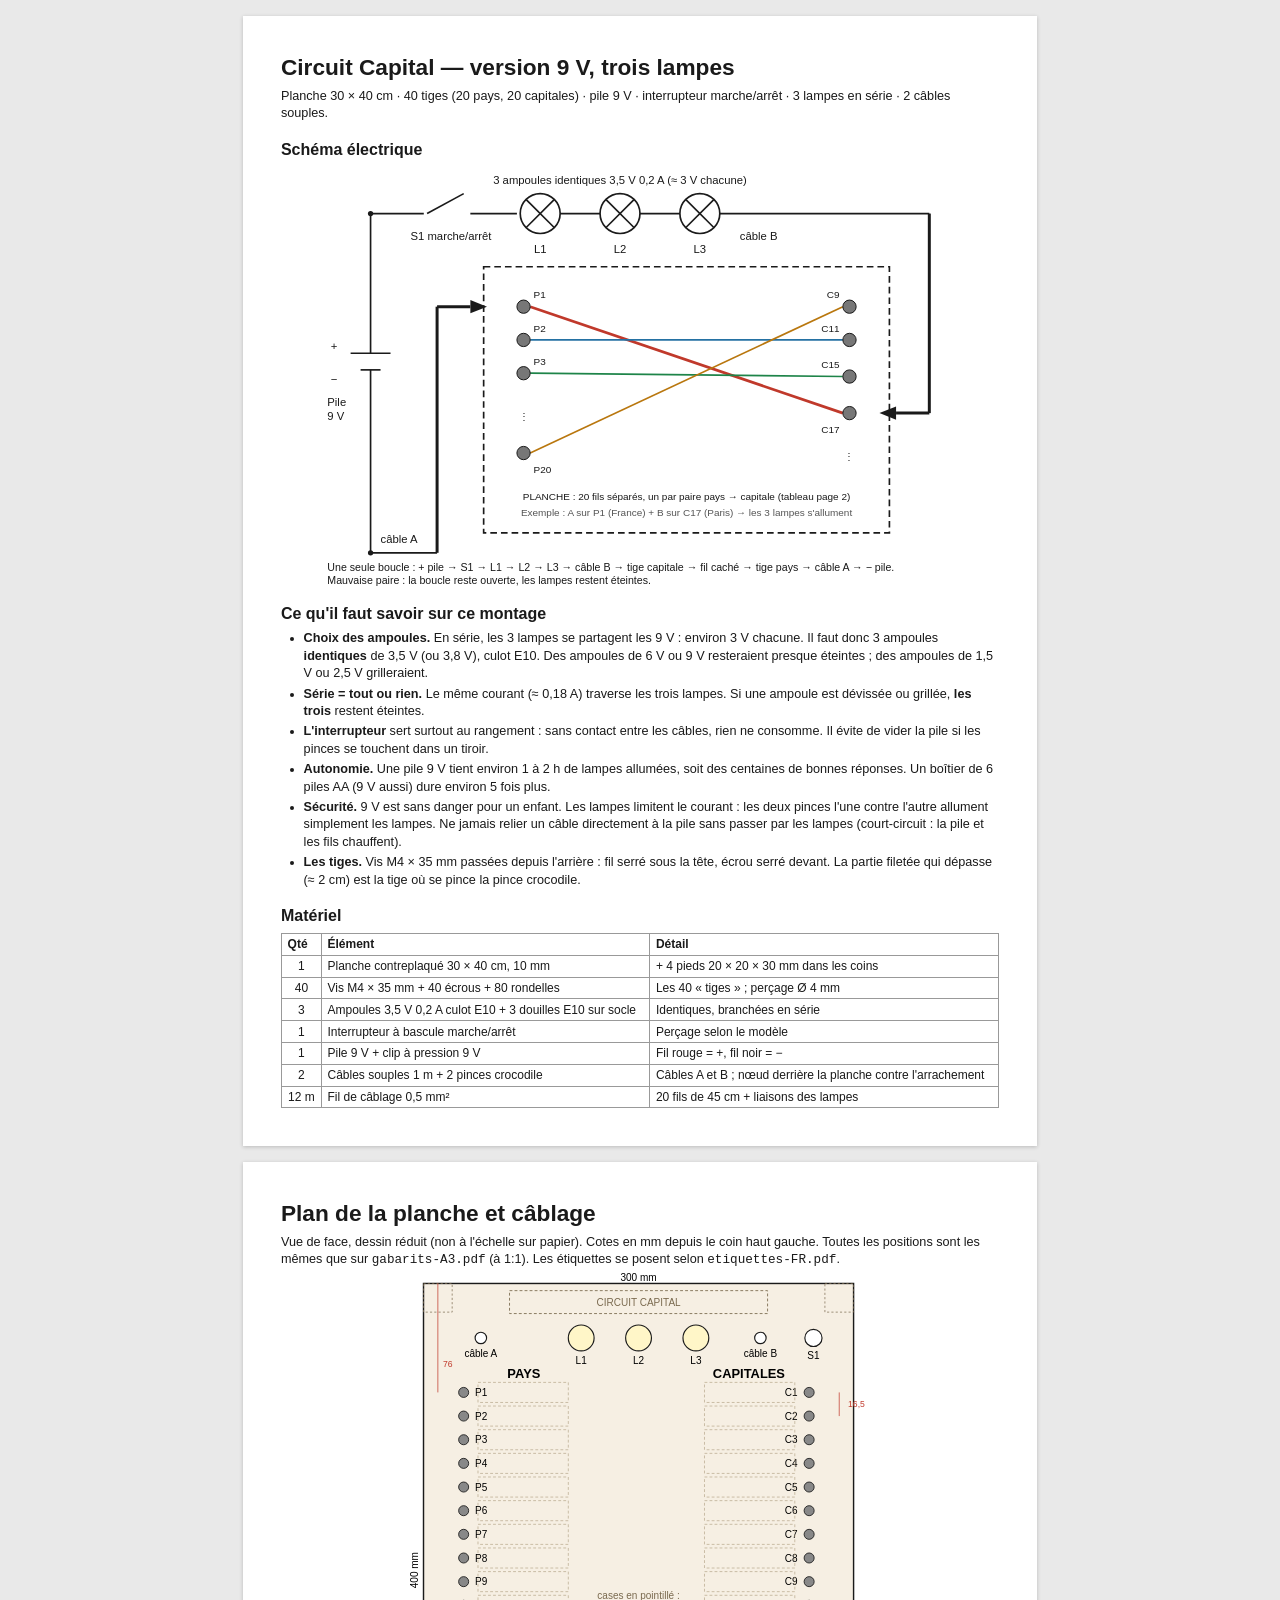
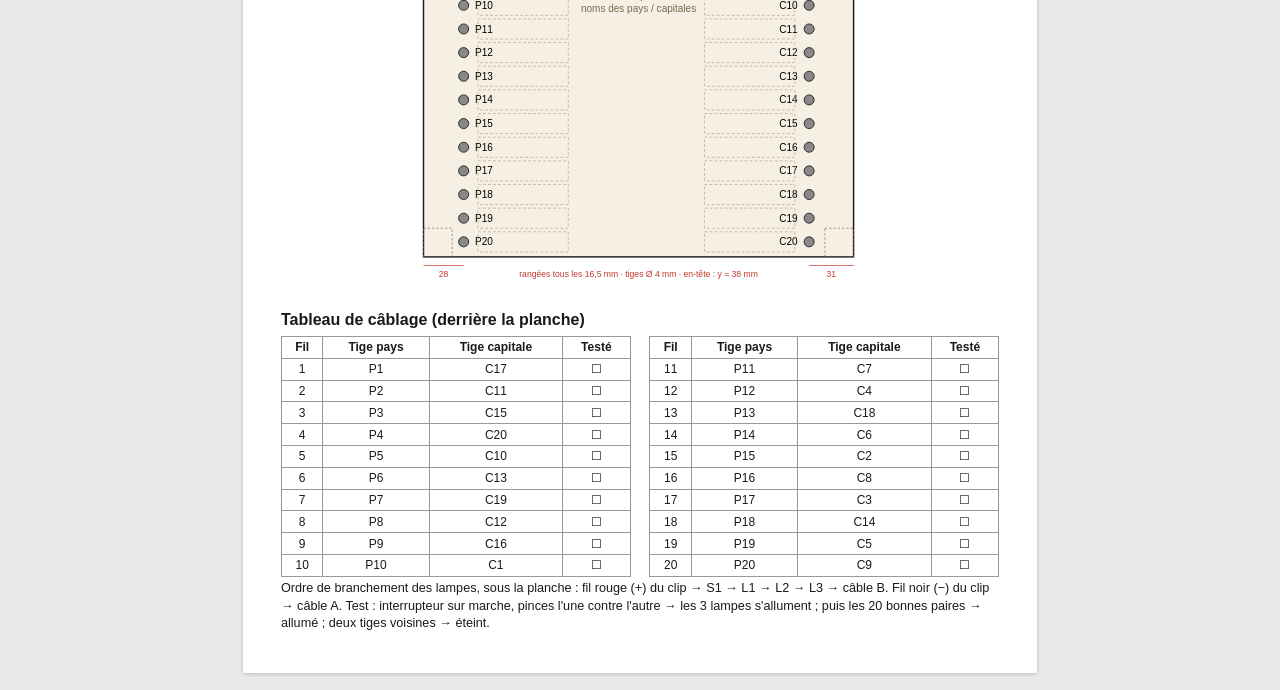
<file: jeu-pays-capitales/schema-9V.html>
<!doctype html>
<html lang="fr">
<head>
<meta charset="utf-8">
<meta name="viewport" content="width=device-width, initial-scale=1">
<title>Schéma 9 V trois lampes</title>
<style>
  * { box-sizing: border-box; }
  body { margin: 0; font-family: Arial, Helvetica, sans-serif; color: #1a1a1a; background: #e9e9e9; }
  .sheet { width: min(210mm, calc(100% - 32px)); margin: 16px auto; padding: 10mm; background: #fff; box-shadow: 0 1px 4px rgba(0,0,0,.2); }
  .sheet svg { display: block; width: 100%; height: auto; margin: 0 auto; }
  .sheet svg.schema { width: 88%; }
  .sheet svg.plan { width: 66%; }
  h1 { font-size: 17pt; margin: 0 0 2mm; }
  h2 { font-size: 12pt; margin: 5mm 0 2mm; }
  p, li { font-size: 9.5pt; line-height: 1.35; margin: 1mm 0; }
  ul, ol { padding-left: 6mm; margin: 1mm 0; }
  table { border-collapse: collapse; width: 100%; font-size: 9pt; }
  th, td { border: 1px solid #999; padding: .9mm 1.5mm; text-align: left; }
  td.c, th.c { text-align: center; }
  .cols { display: grid; grid-template-columns: 1fr 1fr; gap: 5mm; }
  @page { size: A4 portrait; margin: 0; }
  @media print {
    body { background: #fff; }
    .sheet { width: 210mm; height: 297mm; margin: 0; box-shadow: none; break-after: page; }
  }
</style>
</head>
<body>

<section class="sheet">
  <h1>Circuit Capital — version 9 V, trois lampes</h1>
  <p>Planche 30 × 40 cm · 40 tiges (20 pays, 20 capitales) · pile 9 V · interrupteur marche/arrêt · 3 lampes en série · 2 câbles souples.</p>

  <h2>Schéma électrique</h2>
  <svg class="schema" viewBox="0 0 190 126" width="190mm" height="126mm" font-family="Arial" font-size="3.4">
    <g fill="none" stroke="#1a1a1a" stroke-width=".5">
      <!-- pile 9 V -->
      <line x1="14" y1="14" x2="14" y2="56"/><line x1="8" y1="56" x2="20" y2="56"/>
      <line x1="11" y1="61" x2="17" y2="61"/><line x1="14" y1="61" x2="14" y2="116"/>
      <!-- interrupteur S1 -->
      <line x1="14" y1="14" x2="30" y2="14"/>
      <line x1="31" y1="14" x2="42" y2="8"/>
      <line x1="44" y1="14" x2="58" y2="14"/>
      <!-- lampes L1 L2 L3 en série -->
      <circle cx="65" cy="14" r="6"/><line x1="60.8" y1="9.8" x2="69.2" y2="18.2"/><line x1="69.2" y1="9.8" x2="60.8" y2="18.2"/>
      <line x1="71" y1="14" x2="83" y2="14"/>
      <circle cx="89" cy="14" r="6"/><line x1="84.8" y1="9.8" x2="93.2" y2="18.2"/><line x1="93.2" y1="9.8" x2="84.8" y2="18.2"/>
      <line x1="95" y1="14" x2="107" y2="14"/>
      <circle cx="113" cy="14" r="6"/><line x1="108.8" y1="9.8" x2="117.2" y2="18.2"/><line x1="117.2" y1="9.8" x2="108.8" y2="18.2"/>
      <line x1="119" y1="14" x2="182" y2="14"/>
      <!-- câble B (côté lampes) vers une tige capitale -->
      <line x1="182" y1="14" x2="182" y2="74" stroke-width=".9"/>
      <line x1="182" y1="74" x2="172" y2="74" stroke-width=".9"/>
      <!-- câble A (côté pile −) vers une tige pays -->
      <line x1="14" y1="116" x2="34" y2="116"/>
      <line x1="34" y1="116" x2="34" y2="42" stroke-width=".9"/>
      <line x1="34" y1="42" x2="44" y2="42" stroke-width=".9"/>
      <!-- planche -->
      <rect x="48" y="30" width="122" height="80" stroke-dasharray="2 1.2"/>
      <!-- fils derrière la planche (exemples) -->
      <line x1="62" y1="42" x2="156" y2="74" stroke="#c0392b" stroke-width=".8"/>
      <line x1="62" y1="52" x2="156" y2="52" stroke="#2471a3"/>
      <line x1="62" y1="62" x2="156" y2="63" stroke="#1e8449"/>
      <line x1="62" y1="86" x2="156" y2="42" stroke="#b9770e"/>
    </g>
    <!-- pinces crocodile -->
    <g fill="#1a1a1a">
      <polygon points="44,40 49,42 44,44"/><polygon points="172,72 167,74 172,76"/>
      <circle cx="14" cy="14" r=".8"/><circle cx="14" cy="116" r=".8"/>
    </g>
    <!-- tiges -->
    <g fill="#777" stroke="#1a1a1a" stroke-width=".3">
      <circle cx="60" cy="42" r="2"/><circle cx="60" cy="52" r="2"/><circle cx="60" cy="62" r="2"/><circle cx="60" cy="86" r="2"/>
      <circle cx="158" cy="42" r="2"/><circle cx="158" cy="52" r="2"/><circle cx="158" cy="63" r="2"/><circle cx="158" cy="74" r="2"/>
    </g>
    <g fill="#1a1a1a">
      <text x="2" y="55">+</text><text x="2" y="65">−</text>
      <text x="1" y="72">Pile</text><text x="1" y="76">9 V</text>
      <text x="26" y="22">S1 marche/arrêt</text>
      <text x="65" y="26" text-anchor="middle">L1</text><text x="89" y="26" text-anchor="middle">L2</text><text x="113" y="26" text-anchor="middle">L3</text>
      <text x="89" y="5" text-anchor="middle">3 ampoules identiques 3,5 V 0,2 A (≈ 3 V chacune)</text>
      <text x="125" y="22">câble B</text>
      <text x="17" y="113">câble A</text>
      <g font-size="3">
        <text x="63" y="39.5">P1</text><text x="63" y="49.5">P2</text><text x="63" y="59.5">P3</text>
        <text x="60" y="76" text-anchor="middle">⋮</text><text x="63" y="92">P20</text>
        <text x="155" y="39.5" text-anchor="end">C9</text><text x="155" y="49.5" text-anchor="end">C11</text>
        <text x="155" y="60.5" text-anchor="end">C15</text><text x="155" y="80" text-anchor="end">C17</text>
        <text x="158" y="88" text-anchor="middle">⋮</text>
        <text x="109" y="100" text-anchor="middle">PLANCHE : 20 fils séparés, un par paire pays → capitale (tableau page 2)</text>
        <text x="109" y="105" text-anchor="middle" fill="#555">Exemple : A sur P1 (France) + B sur C17 (Paris) → les 3 lampes s'allument</text>
      </g>
      <g font-size="3.2">
        <text x="1" y="121.5">Une seule boucle : + pile → S1 → L1 → L2 → L3 → câble B → tige capitale → fil caché → tige pays → câble A → − pile.</text>
        <text x="1" y="125.5">Mauvaise paire : la boucle reste ouverte, les lampes restent éteintes.</text>
      </g>
    </g>
  </svg>

  <h2>Ce qu'il faut savoir sur ce montage</h2>
  <ul>
    <li><b>Choix des ampoules.</b> En série, les 3 lampes se partagent les 9 V : environ 3 V chacune. Il faut donc 3 ampoules
        <b>identiques</b> de 3,5 V (ou 3,8 V), culot E10. Des ampoules de 6 V ou 9 V resteraient presque éteintes ; des ampoules de 1,5 V ou 2,5 V grilleraient.</li>
    <li><b>Série = tout ou rien.</b> Le même courant (≈ 0,18 A) traverse les trois lampes. Si une ampoule est dévissée ou grillée, <b>les trois</b> restent éteintes.</li>
    <li><b>L'interrupteur</b> sert surtout au rangement : sans contact entre les câbles, rien ne consomme. Il évite de vider la pile si les pinces se touchent dans un tiroir.</li>
    <li><b>Autonomie.</b> Une pile 9 V tient environ 1 à 2 h de lampes allumées, soit des centaines de bonnes réponses. Un boîtier de 6 piles AA (9 V aussi) dure environ 5 fois plus.</li>
    <li><b>Sécurité.</b> 9 V est sans danger pour un enfant. Les lampes limitent le courant : les deux pinces l'une contre l'autre allument simplement les lampes.
        Ne jamais relier un câble directement à la pile sans passer par les lampes (court-circuit : la pile et les fils chauffent).</li>
    <li><b>Les tiges.</b> Vis M4 × 35 mm passées depuis l'arrière : fil serré sous la tête, écrou serré devant. La partie filetée qui dépasse (≈ 2 cm) est la tige où se pince la pince crocodile.</li>
  </ul>

  <h2>Matériel</h2>
  <table>
    <tr><th>Qté</th><th>Élément</th><th>Détail</th></tr>
    <tr><td class="c">1</td><td>Planche contreplaqué 30 × 40 cm, 10 mm</td><td>+ 4 pieds 20 × 20 × 30 mm dans les coins</td></tr>
    <tr><td class="c">40</td><td>Vis M4 × 35 mm + 40 écrous + 80 rondelles</td><td>Les 40 « tiges » ; perçage Ø 4 mm</td></tr>
    <tr><td class="c">3</td><td>Ampoules 3,5 V 0,2 A culot E10 + 3 douilles E10 sur socle</td><td>Identiques, branchées en série</td></tr>
    <tr><td class="c">1</td><td>Interrupteur à bascule marche/arrêt</td><td>Perçage selon le modèle</td></tr>
    <tr><td class="c">1</td><td>Pile 9 V + clip à pression 9 V</td><td>Fil rouge = +, fil noir = −</td></tr>
    <tr><td class="c">2</td><td>Câbles souples 1 m + 2 pinces crocodile</td><td>Câbles A et B ; nœud derrière la planche contre l'arrachement</td></tr>
    <tr><td class="c">12 m</td><td>Fil de câblage 0,5 mm²</td><td>20 fils de 45 cm + liaisons des lampes</td></tr>
  </table>
</section>

<section class="sheet">
  <h1>Plan de la planche et câblage</h1>
  <p>Vue de face, dessin réduit (non à l'échelle sur papier). Cotes en mm depuis le coin haut gauche.
     Toutes les positions sont les mêmes que sur <code>gabarits-A3.pdf</code> (à 1:1). Les étiquettes se posent selon <code>etiquettes-FR.pdf</code>.</p>
  <svg id="plan" class="plan" viewBox="-14 -8 330 432" width="150mm" height="196mm" font-family="Arial"></svg>
  <h2>Tableau de câblage (derrière la planche)</h2>
  <div class="cols">
    <table id="t1"></table>
    <table id="t2"></table>
  </div>
  <p>Ordre de branchement des lampes, sous la planche : fil rouge (+) du clip → S1 → L1 → L2 → L3 → câble B. Fil noir (−) du clip → câble A.
     Test : interrupteur sur marche, pinces l'une contre l'autre → les 3 lampes s'allument ; puis les 20 bonnes paires → allumé ; deux tiges voisines → éteint.</p>
</section>

<script>
// Même câblage que gabarit.html : WIRING[i] = capitale reliée au pays P(i+1).
const WIRING = [17, 11, 15, 20, 10, 13, 19, 12, 16, 1, 7, 4, 18, 6, 2, 8, 3, 14, 5, 9];
const ROW_Y = i => 76 + i * 16.5, X_P = 28, X_C = 269;
const NS = "http://www.w3.org/2000/svg";
const svg = document.getElementById("plan");
function el(tag, a, text) {
  const e = document.createElementNS(NS, tag);
  for (const k in a) e.setAttribute(k, a[k]);
  if (text != null) e.textContent = text;
  svg.appendChild(e);
  return e;
}
el("rect", { x: 0, y: 0, width: 300, height: 400, fill: "#f6efe3", stroke: "#1a1a1a", "stroke-width": 1 });
el("text", { x: 150, y: -2, "font-size": 7, "text-anchor": "middle" }, "300 mm");
el("text", { x: -4, y: 200, "font-size": 7, "text-anchor": "middle", transform: "rotate(-90 -4 200)" }, "400 mm");
// Bandeau titre et pieds (dessous, en pointillé)
el("rect", { x: 60, y: 5, width: 180, height: 16, fill: "none", stroke: "#7a6a4f", "stroke-width": .6, "stroke-dasharray": "2 1.5" });
el("text", { x: 150, y: 15.5, "font-size": 7, "text-anchor": "middle", fill: "#7a6a4f" }, "CIRCUIT CAPITAL");
for (const [x, y] of [[0, 0], [280, 0], [0, 380], [280, 380]])
  el("rect", { x, y, width: 20, height: 20, fill: "none", stroke: "#7a6a4f", "stroke-width": .5, "stroke-dasharray": "1.5 1.5" });
// En-tête : sorties de câbles, lampes, interrupteur
const parts = [
  [40, 38, 4, "câble A"], [110, 38, 9, "L1"], [150, 38, 9, "L2"], [190, 38, 9, "L3"],
  [235, 38, 4, "câble B"], [272, 38, 6, "S1"]
];
for (const [x, y, r, label] of parts) {
  el("circle", { cx: x, cy: y, r, fill: label[0] === "L" ? "#fff6c8" : "#fff", stroke: "#1a1a1a", "stroke-width": .8 });
  el("text", { x, y: y + r + 9, "font-size": 7, "text-anchor": "middle" }, label);
}
el("text", { x: 70, y: 66, "font-size": 9, "font-weight": "bold", "text-anchor": "middle" }, "PAYS");
el("text", { x: 227, y: 66, "font-size": 9, "font-weight": "bold", "text-anchor": "middle" }, "CAPITALES");
for (let i = 0; i < 20; i++) {
  const y = ROW_Y(i);
  el("circle", { cx: X_P, cy: y, r: 3.5, fill: "#888", stroke: "#1a1a1a", "stroke-width": .6 });
  el("circle", { cx: X_C, cy: y, r: 3.5, fill: "#888", stroke: "#1a1a1a", "stroke-width": .6 });
  el("text", { x: X_P + 8, y: y + 2.5, "font-size": 7 }, "P" + (i + 1));
  el("text", { x: X_C - 8, y: y + 2.5, "font-size": 7, "text-anchor": "end" }, "C" + (i + 1));
  el("rect", { x: 38, y: y - 7, width: 63, height: 14, fill: "none", stroke: "#b8a98c", "stroke-width": .5, "stroke-dasharray": "2 1.5" });
  el("rect", { x: 196, y: y - 7, width: 63, height: 14, fill: "none", stroke: "#b8a98c", "stroke-width": .5, "stroke-dasharray": "2 1.5" });
}
el("text", { x: 150, y: 220, "font-size": 7, "text-anchor": "middle", fill: "#7a6a4f" }, "cases en pointillé :");
el("text", { x: 150, y: 229, "font-size": 7, "text-anchor": "middle", fill: "#7a6a4f" }, "noms des pays / capitales");
// Cotes
const cote = (x1, y1, x2, y2, t, tx, ty) => {
  el("line", { x1, y1, x2, y2, stroke: "#c0392b", "stroke-width": .5 });
  el("text", { x: tx, y: ty, "font-size": 6, fill: "#c0392b", "text-anchor": "middle" }, t);
};
cote(0, 406, X_P, 406, "28", 14, 414);
cote(X_C, 406, 300, 406, "31", 284.5, 414);
cote(10, 0, 10, ROW_Y(0), "76", 17, 58);
cote(290, ROW_Y(0), 290, ROW_Y(1), "16,5", 302, ROW_Y(0) + 10);
el("text", { x: 150, y: 414, "font-size": 6, "text-anchor": "middle", fill: "#c0392b" }, "rangées tous les 16,5 mm · tiges Ø 4 mm · en-tête : y = 38 mm");

const head = "<tr><th class='c'>Fil</th><th class='c'>Tige pays</th><th class='c'>Tige capitale</th><th class='c'>Testé</th></tr>";
const row = i => `<tr><td class="c">${i + 1}</td><td class="c">P${i + 1}</td><td class="c">C${WIRING[i]}</td><td class="c">☐</td></tr>`;
document.getElementById("t1").innerHTML = head + [...Array(10).keys()].map(row).join("");
document.getElementById("t2").innerHTML = head + [...Array(10).keys()].map(i => row(i + 10)).join("");
</script>
</body>
</html>
</file>
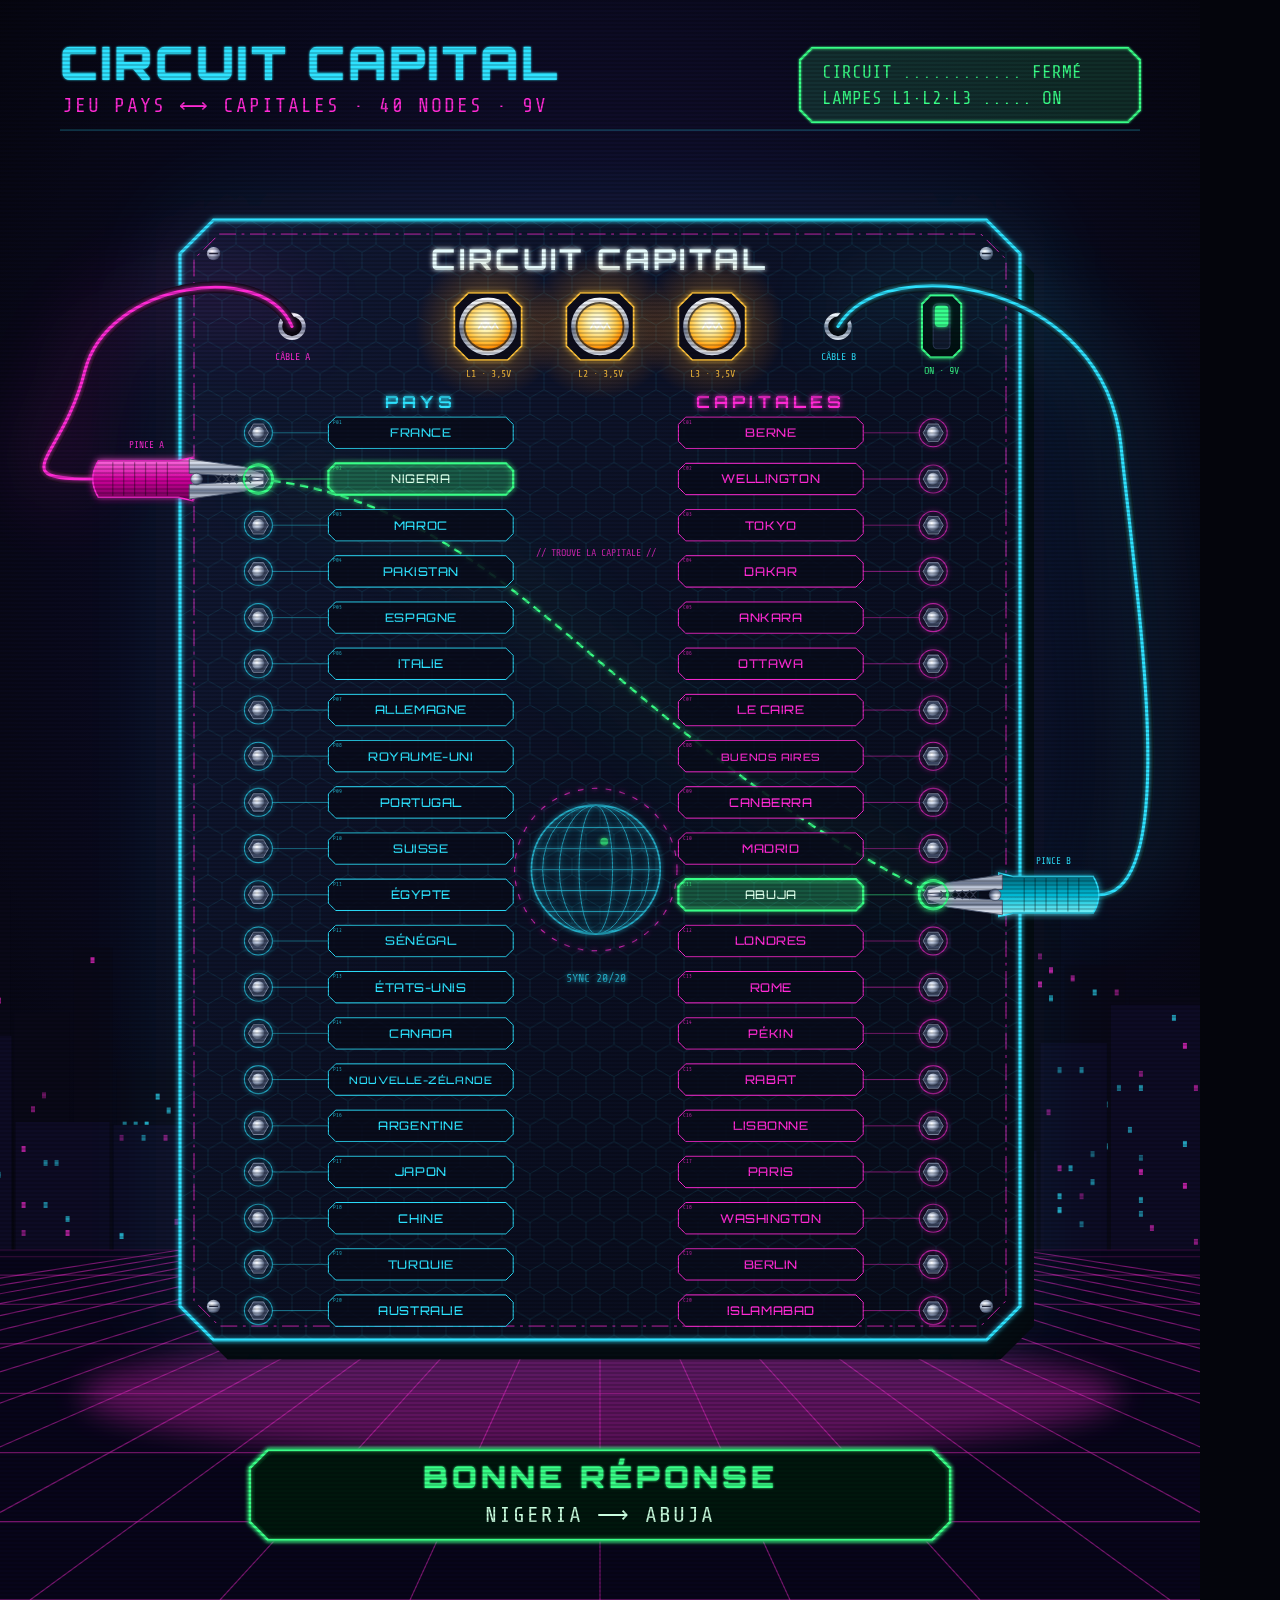
<file: jeu-pays-capitales/rendu/rendu-cyberpunk.html>
<!doctype html>
<html lang="fr">
<head>
<meta charset="utf-8">
<title>Rendu cyberpunk</title>
<link href="https://fonts.googleapis.com/css2?family=Orbitron:wght@500;700;900&family=Share+Tech+Mono&family=Cairo:wght@500;700;900&display=swap" rel="stylesheet">
<style>
  html, body { margin: 0; background: #04050c; }
  #scene { display: block; width: 1200px; height: 1600px; }
</style>
</head>
<body>
<svg id="scene" viewBox="0 0 1200 1600" xmlns="http://www.w3.org/2000/svg">
  <defs>
    <radialGradient id="bg" cx="50%" cy="38%" r="75%">
      <stop offset="0" stop-color="#1a1240"/><stop offset=".55" stop-color="#0a0a1f"/><stop offset="1" stop-color="#030308"/>
    </radialGradient>
    <linearGradient id="face" x1="0" y1="0" x2="1" y2="1">
      <stop offset="0" stop-color="#121a36"/><stop offset=".5" stop-color="#0b1024"/><stop offset="1" stop-color="#080b19"/>
    </linearGradient>
    <linearGradient id="floorFade" x1="0" y1="0" x2="0" y2="1">
      <stop offset="0" stop-color="#ff2bd6" stop-opacity="0"/><stop offset="1" stop-color="#ff2bd6" stop-opacity=".9"/>
    </linearGradient>
    <radialGradient id="bulb" cx="45%" cy="40%" r="60%">
      <stop offset="0" stop-color="#ffffff"/><stop offset=".35" stop-color="#fff3b0"/><stop offset=".75" stop-color="#ffc23d"/><stop offset="1" stop-color="#ff8a00"/>
    </radialGradient>
    <radialGradient id="halo" cx="50%" cy="50%" r="50%">
      <stop offset="0" stop-color="#ffd76a" stop-opacity=".75"/><stop offset=".4" stop-color="#ffb02e" stop-opacity=".28"/><stop offset="1" stop-color="#ff7a00" stop-opacity="0"/>
    </radialGradient>
    <radialGradient id="stud" cx="38%" cy="35%" r="70%">
      <stop offset="0" stop-color="#ffffff"/><stop offset=".35" stop-color="#c9d3e6"/><stop offset=".8" stop-color="#5d6a85"/><stop offset="1" stop-color="#2a3145"/>
    </radialGradient>
    <linearGradient id="metal" x1="0" y1="0" x2="0" y2="1">
      <stop offset="0" stop-color="#f4f7ff"/><stop offset=".45" stop-color="#a9b4c9"/><stop offset=".55" stop-color="#6c7891"/><stop offset="1" stop-color="#d7deec"/>
    </linearGradient>
    <linearGradient id="bootA" x1="0" y1="0" x2="0" y2="1">
      <stop offset="0" stop-color="#ff7ae6"/><stop offset=".5" stop-color="#d1009e"/><stop offset="1" stop-color="#6a0052"/>
    </linearGradient>
    <linearGradient id="bootB" x1="0" y1="0" x2="0" y2="1">
      <stop offset="0" stop-color="#8ffbff"/><stop offset=".5" stop-color="#00b8d4"/><stop offset="1" stop-color="#005466"/>
    </linearGradient>
    <filter id="glow" x="-50%" y="-50%" width="200%" height="200%">
      <feGaussianBlur stdDeviation="2.2" result="b"/><feMerge><feMergeNode in="b"/><feMergeNode in="b"/><feMergeNode in="SourceGraphic"/></feMerge>
    </filter>
    <filter id="glowSoft" x="-50%" y="-50%" width="200%" height="200%">
      <feGaussianBlur stdDeviation="1" result="b"/><feMerge><feMergeNode in="b"/><feMergeNode in="SourceGraphic"/></feMerge>
    </filter>
    <filter id="bigGlow" x="-50%" y="-50%" width="200%" height="200%">
      <feGaussianBlur stdDeviation="14"/>
    </filter>
    <pattern id="hex" width="10" height="17.32" patternUnits="userSpaceOnUse">
      <path d="M5 0 L10 2.89 L10 8.66 L5 11.55 L0 8.66 L0 2.89 Z M5 11.55 L5 17.32" fill="none" stroke="#2de2ff" stroke-width=".18"/>
    </pattern>
    <pattern id="scan" width="4" height="4" patternUnits="userSpaceOnUse">
      <rect width="4" height="2" fill="#000" opacity=".18"/>
    </pattern>
  </defs>

  <rect width="1200" height="1600" fill="url(#bg)"/>
  <g id="sky"></g>
  <g id="floor"></g>
  <g id="hudTop"></g>
  <ellipse cx="600" cy="1395" rx="520" ry="60" fill="#ff2bd6" opacity=".35" filter="url(#bigGlow)"/>
  <g id="board" transform="translate(180 220) scale(2.8)"></g>
  <g id="hudBottom"></g>
  <rect width="1200" height="1600" fill="url(#scan)"/>
</svg>

<script>
const WIRING = [17, 11, 15, 20, 10, 13, 19, 12, 16, 1, 7, 4, 18, 6, 2, 8, 3, 14, 5, 9];
const PAIRS = [
  ["France","Paris"],["Nigeria","Abuja"],["Maroc","Rabat"],["Pakistan","Islamabad"],["Espagne","Madrid"],
  ["Italie","Rome"],["Allemagne","Berlin"],["Royaume-Uni","Londres"],["Portugal","Lisbonne"],["Suisse","Berne"],
  ["Égypte","Le Caire"],["Sénégal","Dakar"],["États-Unis","Washington"],["Canada","Ottawa"],["Nouvelle-Zélande","Wellington"],
  ["Argentine","Buenos Aires"],["Japon","Tokyo"],["Chine","Pékin"],["Turquie","Ankara"],["Australie","Canberra"]];
// ?lang=ar : version arabe (mêmes positions, mêmes fils)
const AR = new URLSearchParams(location.search).get("lang") === "ar";
const PAIRS_AR = [
  ["فرنسا","باريس"],["نيجيريا","أبوجا"],["المغرب","الرباط"],["باكستان","إسلام آباد"],["إسبانيا","مدريد"],
  ["إيطاليا","روما"],["ألمانيا","برلين"],["المملكة المتحدة","لندن"],["البرتغال","لشبونة"],["سويسرا","برن"],
  ["مصر","القاهرة"],["السنغال","داكار"],["الولايات المتحدة","واشنطن"],["كندا","أوتاوا"],["نيوزيلندا","ولينغتون"],
  ["الأرجنتين","بوينس آيرس"],["اليابان","طوكيو"],["الصين","بكين"],["تركيا","أنقرة"],["أستراليا","كانبرا"]];
if (AR) PAIRS.splice(0, 20, ...PAIRS_AR);
const FT = AR ? "Cairo" : "Orbitron", FM = AR ? "Cairo" : "Share Tech Mono";
const tx = (fr, ar) => AR ? ar : fr;
const LS = v => AR ? 0 : v;   // l'espacement des lettres casse les liaisons de l'arabe
const CAPS = []; PAIRS.forEach((p, i) => { CAPS[WIRING[i] - 1] = p[1]; });
const ACTIVE_P = 1, ACTIVE_C = WIRING[ACTIVE_P] - 1;  // Nigeria (P2) → Abuja
const ROW_Y = i => 76 + i * 16.5, X_P = 28, X_C = 269;
const CYAN = "#2de2ff", MAGENTA = "#ff2bd6", GREEN = "#39ff88", AMBER = "#ffc23d";
const NS = "http://www.w3.org/2000/svg";
function el(parent, tag, a, text) {
  const e = document.createElementNS(NS, tag);
  for (const k in a) e.setAttribute(k, a[k]);
  if (text != null) e.textContent = text;
  parent.appendChild(e); return e;
}
const chamfer = (x, y, w, h, c) => `M${x + c} ${y} H${x + w - c} L${x + w} ${y + c} V${y + h - c} L${x + w - c} ${y + h} H${x + c} L${x} ${y + h - c} V${y + c} Z`;

// ---------- Décor : ville au loin + sol en grille ----------
const sky = document.getElementById("sky");
let seed = 7; const rnd = () => (seed = (seed * 16807) % 2147483647) / 2147483647;
for (let layer = 0; layer < 2; layer++) {
  let x = -20;
  while (x < 1220) {
    const w = 30 + rnd() * 70, h = (layer ? 260 : 380) * (0.35 + rnd() * 0.65), base = 1250;
    el(sky, "rect", { x, y: base - h, width: w, height: h, fill: layer ? "#0d0b24" : "#090818", opacity: layer ? 1 : .9 });
    for (let wy = base - h + 10; wy < base - 8; wy += 14) for (let wx = x + 6; wx < x + w - 6; wx += 11)
      if (rnd() < .12) el(sky, "rect", { x: wx, y: wy, width: 4, height: 6, fill: rnd() < .5 ? CYAN : MAGENTA, opacity: .35 + rnd() * .4 });
    x += w + 4;
  }
}
const floor = document.getElementById("floor");
el(floor, "rect", { x: 0, y: 1250, width: 1200, height: 350, fill: "#07051a" });
for (let i = -14; i <= 14; i++) el(floor, "line", { x1: 600 + i * 30, y1: 1250, x2: 600 + i * 190, y2: 1600, stroke: MAGENTA, "stroke-width": 1.2, opacity: .45 });
for (let k = 0; k < 9; k++) { const y = 1250 + Math.pow(k / 8, 1.9) * 350; el(floor, "line", { x1: 0, y1: y, x2: 1200, y2: y, stroke: MAGENTA, "stroke-width": 1.2, opacity: .2 + k * .05 }); }
el(floor, "line", { x1: 0, y1: 1250, x2: 1200, y2: 1250, stroke: MAGENTA, "stroke-width": 2, filter: "url(#glow)" });

// ---------- HUD ----------
const hudT = document.getElementById("hudTop");
el(hudT, "text", { x: 60, y: 80, fill: CYAN, "font-family": FT, "font-weight": 900, "font-size": 46, filter: "url(#glowSoft)", "letter-spacing": LS(3) }, tx("CIRCUIT CAPITAL", "دائرة العواصم"));
el(hudT, "text", { x: 62, y: 112, fill: MAGENTA, "font-family": FM, "font-size": 20, "letter-spacing": LS(2), direction: tx("ltr", "rtl"), "text-anchor": tx("start", "end") }, tx("JEU PAYS ⟷ CAPITALES · 40 NODES · 9V", "لعبة البلدان والعواصم · 40 نقطة · 9 فولت"));
el(hudT, "path", { d: chamfer(800, 48, 340, 74, 12), fill: "rgba(57,255,136,.08)", stroke: GREEN, "stroke-width": 2, filter: "url(#glowSoft)" });
el(hudT, "text", { x: tx(822, 1118), y: 78, fill: GREEN, "font-family": FM, "font-size": tx(18, 20), direction: tx("ltr", "rtl") }, tx("CIRCUIT ............ FERMÉ", "الدائرة ............ مغلقة"));
el(hudT, "text", { x: tx(822, 1118), y: 104, fill: GREEN, "font-family": FM, "font-size": tx(18, 20), direction: tx("ltr", "rtl") }, tx("LAMPES L1·L2·L3 ..... ON", "المصابيح L1·L2·L3 ..... تعمل"));
el(hudT, "line", { x1: 60, y1: 130, x2: 1140, y2: 130, stroke: CYAN, "stroke-width": 1, opacity: .4 });

// ---------- Planche ----------
const B = document.getElementById("board");
el(B, "path", { d: chamfer(5, 7, 300, 400, 12), fill: "#020308" });
el(B, "path", { d: chamfer(0, 0, 300, 400, 12), fill: "none", stroke: CYAN, "stroke-width": 3, opacity: .5, filter: "url(#bigGlow)" });
el(B, "path", { d: chamfer(0, 0, 300, 400, 12), fill: "url(#face)" });
el(B, "path", { d: chamfer(0, 0, 300, 400, 12), fill: "url(#hex)", opacity: .22 });
el(B, "path", { d: chamfer(0, 0, 300, 400, 12), fill: "none", stroke: CYAN, "stroke-width": 1.1, filter: "url(#glowSoft)" });
el(B, "path", { d: chamfer(5, 5, 290, 390, 9), fill: "none", stroke: MAGENTA, "stroke-width": .35, "stroke-dasharray": "6 2 1 2", opacity: .8 });
// Vis de coin
for (const [x, y] of [[12, 12], [288, 12], [12, 388], [288, 388]]) {
  el(B, "circle", { cx: x, cy: y, r: 2.4, fill: "url(#stud)" });
  el(B, "line", { x1: x - 1.6, y1: y, x2: x + 1.6, y2: y, stroke: "#20263a", "stroke-width": .5 });
}
// Titre
el(B, "text", { x: 150, y: 18, fill: "#e8fdff", "font-family": FT, "font-weight": 700, "font-size": 10.5, "text-anchor": "middle", "letter-spacing": LS(1.2), filter: "url(#glowSoft)" }, tx("CIRCUIT CAPITAL", "دائرة العواصم"));

// Faisceau lumineux : le circuit fermé (sous les étiquettes)
const beam = `M${X_P} ${ROW_Y(ACTIVE_P)} C 120 ${ROW_Y(ACTIVE_P) + 10}, 150 ${ROW_Y(ACTIVE_C) - 60}, ${X_C} ${ROW_Y(ACTIVE_C)}`;
el(B, "path", { d: beam, fill: "none", stroke: GREEN, "stroke-width": 3, opacity: .35, filter: "url(#bigGlow)" });
el(B, "path", { d: beam, fill: "none", stroke: GREEN, "stroke-width": .8, "stroke-dasharray": "3 2", filter: "url(#glowSoft)" });

// Globe central
const G = el(B, "g", { transform: "translate(148.5 232)", opacity: .75, filter: "url(#glowSoft)" });
el(G, "circle", { r: 23, fill: "rgba(45,226,255,.05)", stroke: CYAN, "stroke-width": .6 });
for (const rx of [6, 13, 19]) el(G, "ellipse", { rx, ry: 23, fill: "none", stroke: CYAN, "stroke-width": .3 });
for (const y of [-15, -7.5, 0, 7.5, 15]) { const half = Math.sqrt(23 * 23 - y * y); el(G, "line", { x1: -half, y1: y, x2: half, y2: y, stroke: CYAN, "stroke-width": .3 }); }
el(G, "circle", { r: 29, fill: "none", stroke: MAGENTA, "stroke-width": .4, "stroke-dasharray": "2 3" });
el(G, "circle", { cx: 3, cy: -10, r: 1.4, fill: GREEN });
el(G, "text", { y: 40, fill: CYAN, "font-family": FM, "font-size": 4.2, "text-anchor": "middle" }, tx("SYNC 20/20", "مزامنة 20/20"));
el(B, "text", { x: 148.5, y: 120, fill: MAGENTA, "font-family": FM, "font-size": 3.6, "text-anchor": "middle", opacity: .8 }, tx("// TROUVE LA CAPITALE //", "// اعثر على العاصمة //"));

// En-tête : sorties de câbles, lampes allumées, interrupteur
for (const x of [40, 235]) {
  el(B, "circle", { cx: x, cy: 38, r: 4.2, fill: "#05060c", stroke: "url(#metal)", "stroke-width": 1.4 });
}
el(B, "text", { x: 40, y: 50, fill: MAGENTA, "font-family": FM, "font-size": 3.6, "text-anchor": "middle", direction: tx("ltr", "rtl") }, tx("CÂBLE A", "الكابل A"));
el(B, "text", { x: 235, y: 50, fill: CYAN, "font-family": FM, "font-size": 3.6, "text-anchor": "middle", direction: tx("ltr", "rtl") }, tx("CÂBLE B", "الكابل B"));
[110, 150, 190].forEach((x, k) => {
  el(B, "circle", { cx: x, cy: 38, r: 26, fill: "url(#halo)" });
  el(B, "path", { d: chamfer(x - 12, 26, 24, 24, 5), fill: "#0a0d1a", stroke: AMBER, "stroke-width": .6, filter: "url(#glowSoft)" });
  el(B, "circle", { cx: x, cy: 38, r: 9.5, fill: "none", stroke: "url(#metal)", "stroke-width": 1.6 });
  el(B, "circle", { cx: x, cy: 38, r: 8, fill: "url(#bulb)", filter: "url(#glowSoft)" });
  el(B, "path", { d: `M${x - 3.5} 39 l1.2 -2 l1.2 2 l1.2 -2 l1.2 2 l1.2 -2 l1.2 2`, fill: "none", stroke: "#fff", "stroke-width": .5, opacity: .9 });
  el(B, "text", { x, y: 56, fill: AMBER, "font-family": FM, "font-size": 3.6, "text-anchor": "middle" }, `L${k + 1} · 3,5V`);
});
// Interrupteur
el(B, "path", { d: chamfer(265, 27, 14, 22, 3), fill: "#06080f", stroke: GREEN, "stroke-width": .7, filter: "url(#glowSoft)" });
el(B, "rect", { x: 269, y: 30, width: 6, height: 16, rx: 1.5, fill: "#11162a", stroke: "#2b3350", "stroke-width": .4 });
el(B, "rect", { x: 269.6, y: 30.6, width: 4.8, height: 7.5, rx: 1.2, fill: GREEN, filter: "url(#glowSoft)" });
el(B, "text", { x: 272, y: 55, fill: GREEN, "font-family": FM, "font-size": 3.6, "text-anchor": "middle", direction: tx("ltr", "rtl") }, tx("ON · 9V", "تشغيل · 9V"));

// Colonnes
el(B, "text", { x: 86, y: 67, fill: CYAN, "font-family": FT, "font-weight": 700, "font-size": 6, "text-anchor": "middle", "letter-spacing": LS(1.5), filter: "url(#glowSoft)" }, tx("PAYS", "البلدان"));
el(B, "text", { x: 211, y: 67, fill: MAGENTA, "font-family": FT, "font-weight": 700, "font-size": 6, "text-anchor": "middle", "letter-spacing": LS(1.5), filter: "url(#glowSoft)" }, tx("CAPITALES", "العواصم"));

function node(x, y, active, color) {
  const c = active ? GREEN : color;
  el(B, "circle", { cx: x, cy: y, r: 5, fill: "none", stroke: c, "stroke-width": active ? .9 : .4, opacity: active ? 1 : .7, filter: "url(#glowSoft)" });
  el(B, "polygon", { points: [0, 60, 120, 180, 240, 300].map(a => `${x + 3.6 * Math.cos(a * Math.PI / 180)},${y + 3.6 * Math.sin(a * Math.PI / 180)}`).join(" "), fill: "#3a4560", stroke: "#8995b0", "stroke-width": .3 });
  el(B, "circle", { cx: x, cy: y, r: 2.2, fill: "url(#stud)" });
}
function label(x, y, text, active, color, code) {
  const c = active ? GREEN : color;
  el(B, "path", { d: chamfer(x, y - 5.6, 66, 11.2, 2.6), fill: active ? "rgba(57,255,136,.16)" : "rgba(8,12,28,.88)", stroke: c, "stroke-width": active ? .8 : .35, filter: active ? "url(#glowSoft)" : null });
  el(B, "text", { x: x + 33, y: y + 1.6, fill: active ? "#d9ffe9" : c, "font-family": FT, "font-weight": AR ? 700 : 500, "font-size": AR ? (text.length > 12 ? 4.2 : 4.8) : (text.length > 11 ? 3.7 : 4.3), "text-anchor": "middle", "letter-spacing": LS(.2) }, AR ? text : text.toUpperCase());
  el(B, "text", { x: x + 1.6, y: y - 3.2, fill: c, "font-family": FM, "font-size": 1.9, opacity: .8 }, code);
}
for (let i = 0; i < 20; i++) {
  const y = ROW_Y(i);
  el(B, "line", { x1: X_P + 5, y1: y, x2: 53, y2: y, stroke: i === ACTIVE_P ? GREEN : CYAN, "stroke-width": .3, opacity: .6 });
  el(B, "line", { x1: 244, y1: y, x2: X_C - 5, y2: y, stroke: i === ACTIVE_C ? GREEN : MAGENTA, "stroke-width": .3, opacity: .6 });
  label(53, y, PAIRS[i][0], i === ACTIVE_P, CYAN, "P" + String(i + 1).padStart(2, "0"));
  label(178, y, CAPS[i], i === ACTIVE_C, MAGENTA, "C" + String(i + 1).padStart(2, "0"));
  node(X_P, y, i === ACTIVE_P, CYAN);
  node(X_C, y, i === ACTIVE_C, MAGENTA);
}

// ---------- Câbles et pinces crocodile ----------
function cable(d, color) {
  el(B, "path", { d, fill: "none", stroke: color, "stroke-width": 6, opacity: .35, filter: "url(#bigGlow)" });
  el(B, "path", { d, fill: "none", stroke: "#0b0d16", "stroke-width": 4.2, "stroke-linecap": "round" });
  el(B, "path", { d, fill: "none", stroke: color, "stroke-width": 1.1, "stroke-linecap": "round", filter: "url(#glowSoft)" });
}
function clip(x, y, angle, boot, color) {
  // Pince dessinée pointe en (0,0), corps vers les x négatifs.
  const g = el(B, "g", { transform: `translate(${x} ${y}) rotate(${angle}) scale(1.3)` });
  el(g, "path", { d: "M-44 -5 H-22 L-18 -6 L-18 6 L-22 5 H-44 Q-47 0 -44 -5 Z", fill: `url(#${boot})`, stroke: color, "stroke-width": .4, filter: "url(#glowSoft)" });
  for (let k = -40; k < -24; k += 3) el(g, "line", { x1: k, y1: -4.6, x2: k, y2: 4.6, stroke: "#000", "stroke-width": .35, opacity: .35 });
  el(g, "path", { d: "M-19 -5.5 L-4 -3.4 L1.5 -1.4 L1.5 -0.3 L-6 -0.8 L-19 -1.5 Z", fill: "url(#metal)", stroke: "#4b5670", "stroke-width": .25 });
  el(g, "path", { d: "M-19 5.5 L-4 3.4 L1.5 1.4 L1.5 0.3 L-6 0.8 L-19 1.5 Z", fill: "url(#metal)", stroke: "#4b5670", "stroke-width": .25 });
  el(g, "path", { d: "M-12 -1.1 l1 1 l1 -1 l1 1 l1 -1 l1 1 l1 -1 l1 1 l1 -1 l1 1 l1 -1", fill: "none", stroke: "#3a4258", "stroke-width": .3 });
  el(g, "path", { d: "M-12 1.1 l1 -1 l1 1 l1 -1 l1 1 l1 -1 l1 1 l1 -1 l1 1 l1 -1 l1 1", fill: "none", stroke: "#3a4258", "stroke-width": .3 });
  el(g, "circle", { cx: -17, cy: 0, r: 1.6, fill: "url(#stud)", stroke: "#4b5670", "stroke-width": .2 });
  el(g, "circle", { cx: 0, cy: 0, r: 4, fill: "none", stroke: GREEN, "stroke-width": .5, filter: "url(#glowSoft)" });
}
const pA = [X_P, ROW_Y(ACTIVE_P)], pC = [X_C, ROW_Y(ACTIVE_C)];
cable(`M40 38 C 30 14, -26 22, -34 54 S -64 ${pA[1]}, ${pA[0] - 59} ${pA[1]}`, MAGENTA);
cable(`M235 38 C 252 10, 330 22, 336 80 S 358 ${pC[1]}, ${pC[0] + 59} ${pC[1]}`, CYAN);
clip(pA[0], pA[1], 0, "bootA", MAGENTA);
clip(pC[0], pC[1], 180, "bootB", CYAN);
el(B, "text", { x: -12, y: pA[1] - 11, fill: MAGENTA, "font-family": FM, "font-size": 3.4, "text-anchor": "middle", direction: tx("ltr", "rtl") }, tx("PINCE A", "الملقط A"));
el(B, "text", { x: 312, y: pC[1] - 11, fill: CYAN, "font-family": FM, "font-size": 3.4, "text-anchor": "middle", direction: tx("ltr", "rtl") }, tx("PINCE B", "الملقط B"));

// ---------- Bandeau bas ----------
const hudB = document.getElementById("hudBottom");
el(hudB, "path", { d: chamfer(250, 1450, 700, 90, 18), fill: "rgba(4,20,14,.85)", stroke: GREEN, "stroke-width": 2.5, filter: "url(#glow)" });
el(hudB, "text", { x: 600, y: 1488, fill: GREEN, "font-family": FT, "font-weight": 900, "font-size": 30, "text-anchor": "middle", "letter-spacing": LS(4), filter: "url(#glowSoft)" }, tx("BONNE RÉPONSE", "إجابة صحيحة"));
el(hudB, "text", { x: 600, y: 1522, fill: "#c9ffe0", "font-family": FM, "font-size": 22, "text-anchor": "middle", "letter-spacing": LS(2), direction: tx("ltr", "rtl") }, AR ? `${PAIRS[ACTIVE_P][0]}  ←  ${PAIRS[ACTIVE_P][1]}` : `${PAIRS[ACTIVE_P][0].toUpperCase()}  ⟶  ${PAIRS[ACTIVE_P][1].toUpperCase()}`);
document.fonts.ready.then(() => document.body.dataset.ready = "1");
</script>
</body>
</html>
</file>
<file: style.css>
/* CV ATS PRO — style.css */
:root {
  --bg: #f4f6f8; --surface: #fff; --ink: #0f172a; --muted: #475569; --line: #e2e8f0; --line-strong: #cbd5e1;
  --brand: #0f766e; --brand-dark: #115e59; --brand-soft: #e6f4f2; --accent: #f59e0b;
  --good: #15803d; --good-soft: #e7f6ec; --mid: #b45309; --mid-soft: #fef3e2; --bad: #b91c1c; --bad-soft: #fdeceb;
  --violet: #6d28d9; --violet-soft: #f0eafc; --blue: #1d4ed8; --blue-soft: #e8effd;
  --radius: 10px; --shadow: 0 1px 2px rgba(15, 23, 42, .06), 0 4px 14px rgba(15, 23, 42, .05);
  --side-w: 244px;
}
*, *::before, *::after { box-sizing: border-box; }
html { scroll-behavior: smooth; }
body { margin: 0; font: 16px/1.5 system-ui, -apple-system, "Segoe UI", Roboto, Helvetica, Arial, sans-serif; color: var(--ink); background: var(--bg); -webkit-font-smoothing: antialiased; }
h1, h2, h3, h4 { line-height: 1.25; margin: 0 0 .5rem; }
h1 { font-size: 1.65rem; } h2 { font-size: 1.15rem; } h3 { font-size: 1rem; } h4 { font-size: .92rem; margin-top: 1rem; }
p { margin: 0 0 .75rem; } a { color: var(--brand-dark); }
code { background: #eef2f6; padding: .1em .35em; border-radius: 4px; font-size: .9em; }
.muted { color: var(--muted); } .fine { font-size: .82rem; color: var(--muted); } .center { text-align: center; } .grow { flex: 1; }
.sr-only { position: absolute; width: 1px; height: 1px; margin: -1px; padding: 0; overflow: hidden; clip: rect(0, 0, 0, 0); white-space: nowrap; border: 0; }
.skip { position: absolute; left: -999px; top: 8px; background: var(--ink); color: #fff; padding: .5rem 1rem; border-radius: 6px; z-index: 100; }
.skip:focus { left: 8px; }
:focus-visible { outline: 3px solid #2563eb; outline-offset: 2px; border-radius: 4px; }
.ic { flex: none; vertical-align: middle; }
.only-mobile { display: none !important; }

/* ---------- Boutons ---------- */
.btn { display: inline-flex; align-items: center; justify-content: center; gap: .45rem; padding: .55rem 1rem; border: 1px solid var(--line-strong); border-radius: 8px; background: var(--surface); color: var(--ink); font: inherit; font-weight: 600; font-size: .92rem; cursor: pointer; text-decoration: none; min-height: 40px; transition: background .15s, border-color .15s, transform .05s; }
.btn:hover { background: #f1f5f9; border-color: #94a3b8; } .btn:active { transform: translateY(1px); }
.btn:disabled { opacity: .5; cursor: not-allowed; }
.btn-primary { background: var(--brand); border-color: var(--brand); color: #fff; } .btn-primary:hover { background: var(--brand-dark); border-color: var(--brand-dark); }
.btn-ghost { border-color: transparent; background: transparent; } .btn-sm { padding: .3rem .65rem; min-height: 32px; font-size: .82rem; } .btn-lg { padding: .8rem 1.5rem; font-size: 1.02rem; min-height: 48px; }
.btn-danger { color: var(--bad); border-color: #f0b8b4; } .btn-danger:hover { background: var(--bad-soft); border-color: var(--bad); }
.icon-btn { border: 0; background: transparent; padding: .4rem; border-radius: 6px; cursor: pointer; color: var(--muted); } .icon-btn:hover { background: #eef2f6; }
.actions { display: flex; flex-wrap: wrap; gap: .6rem; align-items: center; margin: 1rem 0 0; } .inline-actions { display: flex; gap: .5rem; flex-wrap: wrap; margin: .25rem 0 .75rem; }
.page-head .actions, .card-head .actions { margin: 0; }

/* ---------- Mise en page de l'application ---------- */
.app { display: grid; grid-template-columns: var(--side-w) minmax(0, 1fr); min-height: 100vh; }
.sidebar { position: sticky; top: 0; height: 100vh; background: #0f1b2d; color: #cbd5e1; padding: 1.1rem .8rem; display: flex; flex-direction: column; gap: 1rem; }
.brand { display: flex; align-items: center; gap: .6rem; font-weight: 800; font-size: 1.05rem; letter-spacing: .02em; color: inherit; text-decoration: none; }
.sidebar .brand { color: #fff; padding: 0 .4rem; } .sidebar .brand svg { color: #2dd4bf; } .brand svg { color: var(--brand); }
.sidebar nav { display: flex; flex-direction: column; gap: 2px; }
.sidebar nav a { display: flex; align-items: center; gap: .7rem; padding: .6rem .7rem; border-radius: 8px; color: #cbd5e1; text-decoration: none; font-weight: 500; font-size: .93rem; }
.sidebar nav a:hover { background: rgba(255, 255, 255, .07); color: #fff; } .sidebar nav a.on { background: var(--brand); color: #fff; }
.side-note { margin-top: auto; font-size: .75rem; color: #94a3b8; padding: 0 .4rem; }
.content { min-width: 0; padding: 1.5rem clamp(1rem, 3vw, 2.25rem) 3rem; } .content > main:focus { outline: none; }
.demo-banner { display: flex; gap: .75rem; align-items: center; justify-content: space-between; flex-wrap: wrap; background: #fff7e0; border: 1px solid #f3d98b; border-radius: 8px; padding: .5rem .9rem; margin-bottom: 1rem; font-size: .9rem; color: #6b4a00; }
.page-head { display: flex; align-items: flex-start; justify-content: space-between; gap: 1rem; flex-wrap: wrap; margin-bottom: 1.1rem; } .page-head h1 { margin-bottom: .15rem; } .page-head p { margin: 0; }
.card { background: var(--surface); border: 1px solid var(--line); border-radius: var(--radius); padding: 1.15rem 1.25rem; box-shadow: var(--shadow); margin-bottom: 1rem; min-width: 0; }
.card-head { display: flex; justify-content: space-between; align-items: center; gap: .75rem; margin-bottom: .5rem; } .card-head h2 { margin: 0; }
.grid-dash { display: grid; grid-template-columns: repeat(3, minmax(0, 1fr)); gap: 1rem; align-items: start; } .grid-dash .card { margin: 0; } .grid-dash .wide { grid-column: 1 / -1; }
.grid-2 { display: grid; grid-template-columns: repeat(2, minmax(0, 1fr)); gap: 1rem; } .grid-2 > .card { margin-bottom: 0; } .grid-3 { display: grid; grid-template-columns: repeat(3, minmax(0, 1fr)); gap: 1rem; margin-bottom: 1rem; } .grid-3 > .card { margin: 0; }
.split { display: grid; grid-template-columns: minmax(0, 5fr) minmax(0, 7fr); gap: 1.25rem; align-items: start; } .split > div, .split > section { min-width: 0; }
.sticky { position: sticky; top: 1rem; }
.toolbar { display: grid; grid-template-columns: repeat(auto-fit, minmax(220px, 1fr)); gap: .75rem 1rem; align-items: end; } .toolbar .field { margin: 0; }
.stack { display: flex; flex-direction: column; gap: .7rem; align-items: flex-start; }

/* ---------- Tableau de bord ---------- */
.profile { display: flex; align-items: center; gap: .9rem; margin-bottom: .8rem; } .avatar { width: 52px; height: 52px; border-radius: 50%; background: var(--brand-soft); color: var(--brand-dark); display: grid; place-items: center; font-weight: 800; font-size: 1.1rem; text-transform: uppercase; }
.big { font-size: 1.15rem; font-weight: 700; margin: 0; }
.kv { display: grid; grid-template-columns: auto 1fr; gap: .3rem .9rem; margin: 0 0 1rem; } .kv dt { color: var(--muted); font-size: .85rem; } .kv dd { margin: 0; font-weight: 500; }
.score-flex { display: flex; align-items: center; gap: 1.25rem; flex-wrap: wrap; margin-bottom: .5rem; } .score-card .ring { flex: none; }
.score-label { font-weight: 800; font-size: 1.1rem; margin: 0; } .score-label.good { color: var(--good); } .score-label.mid { color: var(--mid); } .score-label.bad { color: var(--bad); }
.ring { position: relative; flex: none; } .ring svg { width: 100%; height: 100%; } .ring-bg { fill: none; stroke: #e6ebf0; stroke-width: 10; } .ring-fg { fill: none; stroke-width: 10; stroke-linecap: round; transition: stroke-dashoffset .8s ease; }
.ring.good .ring-fg { stroke: var(--good); } .ring.mid .ring-fg { stroke: #d97706; } .ring.bad .ring-fg { stroke: var(--bad); }
.ring-txt { position: absolute; inset: 0; display: flex; flex-direction: column; align-items: center; justify-content: center; } .ring-txt strong { font-size: 2.2rem; line-height: 1; } .ring-txt span { font-size: .8rem; color: var(--muted); }
.bars { display: grid; gap: .65rem; margin: 1rem 0; } .bar-top { display: flex; justify-content: space-between; font-size: .88rem; margin-bottom: 3px; }
.bar-track { height: 8px; background: #e6ebf0; border-radius: 99px; overflow: hidden; } .bar-track i { display: block; height: 100%; border-radius: 99px; } .bar-track i.good { background: var(--good); } .bar-track i.mid { background: #d97706; } .bar-track i.bad { background: var(--bad); }
.journey { list-style: none; padding: 0; margin: 0; display: grid; gap: .15rem; } .journey a { display: flex; gap: .65rem; align-items: center; padding: .4rem .3rem; border-radius: 8px; color: var(--ink); text-decoration: none; font-size: .92rem; } .journey a:hover { background: #f1f5f9; }
.journey .dot { width: 24px; height: 24px; border-radius: 50%; border: 2px solid var(--line-strong); display: grid; place-items: center; font-size: .72rem; font-weight: 700; color: var(--muted); } .journey .done .dot { background: var(--good); border-color: var(--good); color: #fff; } .journey .done a { color: var(--muted); }
.table-wrap { overflow-x: auto; } table { width: 100%; border-collapse: collapse; font-size: .9rem; } th, td { text-align: left; padding: .6rem .7rem; border-bottom: 1px solid var(--line); vertical-align: middle; } th { font-size: .78rem; text-transform: uppercase; letter-spacing: .04em; color: var(--muted); white-space: nowrap; } .num { text-align: right; white-space: nowrap; }
.badge { display: inline-block; padding: .15rem .6rem; border-radius: 99px; font-size: .78rem; font-weight: 700; background: #eef2f6; color: #334155; white-space: nowrap; }
.badge.blue { background: var(--blue-soft); color: var(--blue); } .badge.violet { background: var(--violet-soft); color: var(--violet); } .badge.green { background: var(--good-soft); color: var(--good); } .badge.amber { background: var(--mid-soft); color: var(--mid); } .badge.red { background: var(--bad-soft); color: var(--bad); }
.chips { list-style: none; padding: 0; margin: .3rem 0 .6rem; display: flex; flex-wrap: wrap; gap: .4rem; } .chip { background: #eef2f6; color: #1e293b; border-radius: 99px; padding: .2rem .7rem; font-size: .83rem; display: inline-flex; align-items: center; gap: .3rem; } .chip.warn { background: var(--mid-soft); color: var(--mid); }
.chip-x { border: 0; background: transparent; cursor: pointer; font-size: 1.05rem; line-height: 1; color: var(--muted); padding: 0 .1rem; border-radius: 50%; } .chip-x:hover { color: var(--bad); }

/* ---------- Formulaires ---------- */
.field { display: flex; flex-direction: column; gap: .3rem; margin-bottom: .85rem; min-width: 0; } .field label { font-size: .86rem; font-weight: 600; } .req { color: var(--bad); }
input:not([type=checkbox]):not([type=radio]):not([type=file]), select, textarea { width: 100%; font: inherit; color: var(--ink); background: #fff; border: 1px solid var(--line-strong); border-radius: 8px; padding: .55rem .7rem; min-height: 40px; }
textarea { resize: vertical; line-height: 1.45; } input:disabled { background: #f1f5f9; color: #64748b; }
input:focus, select:focus, textarea:focus { border-color: var(--brand); outline: 2px solid rgba(15, 118, 110, .25); outline-offset: 0; }
.hint { color: var(--muted); font-size: .8rem; } .row { display: grid; grid-template-columns: repeat(auto-fit, minmax(170px, 1fr)); gap: 0 .9rem; } .check { display: flex; align-items: center; gap: .5rem; margin: 0 0 .85rem; font-size: .9rem; }
.check input { width: 18px; height: 18px; accent-color: var(--brand); }
fieldset.item { border: 1px solid var(--line); border-radius: 10px; padding: .9rem 1rem .4rem; margin: 0 0 1rem; background: #fbfcfd; min-width: 0; } fieldset.item legend { font-weight: 700; padding: 0 .4rem; font-size: .92rem; } .item-actions { display: flex; flex-wrap: wrap; gap: .5rem; margin: 0 0 .7rem; }
.note { border-radius: 8px; padding: .65rem .9rem; font-size: .88rem; margin: .75rem 0; border: 1px solid var(--line); background: #f8fafc; } .note.info { background: var(--blue-soft); border-color: #c5d6fa; } .note.ok { background: var(--good-soft); border-color: #b9e3c7; } .note.warn { background: var(--mid-soft); border-color: #f3d3a4; }
.note .row { margin-top: .6rem; }
.stepper ol { list-style: none; margin: 0 0 1.1rem; padding: 0; display: flex; gap: .3rem; overflow-x: auto; border-bottom: 1px solid var(--line); }
.stepper button { display: flex; align-items: center; gap: .45rem; border: 0; background: transparent; padding: .6rem .7rem; font: inherit; font-size: .85rem; font-weight: 600; color: var(--muted); cursor: pointer; white-space: nowrap; border-bottom: 3px solid transparent; }
.stepper button span { width: 22px; height: 22px; border-radius: 50%; background: #e8edf2; display: grid; place-items: center; font-size: .72rem; } .stepper .on { color: var(--brand-dark); border-bottom-color: var(--brand); } .stepper .on span { background: var(--brand); color: #fff; } .stepper .past span { background: var(--brand-soft); color: var(--brand-dark); }
.step-nav { display: flex; justify-content: space-between; margin-top: 1rem; padding-top: 1rem; border-top: 1px solid var(--line); }
.skill-cat { margin-bottom: 1.1rem; } .skill-cat h3 { margin-bottom: .2rem; } .add-row { display: flex; gap: .5rem; } .add-row input { flex: 1; } .lang-row { align-items: end; }
.helper { background: #f3f8f7; border: 1px solid #cfe5e1; border-radius: 10px; padding: .8rem 1rem; margin: 0 0 1rem; } .h-item { border-top: 1px solid #d8e9e6; padding: .7rem 0; } .h-item:first-of-type { border-top: 0; } .h-text { font-weight: 600; margin-bottom: .3rem; } .h-issues { margin: 0 0 .4rem; padding-left: 1rem; font-size: .86rem; color: #7a4a06; list-style: none; padding: 0; } .ok-text { color: var(--good); font-size: .86rem; } .h-form { align-items: end; }
.tpl-pick { display: grid; grid-template-columns: repeat(2, 1fr); gap: .5rem; margin: .4rem 0 .75rem; } .tpl { display: flex; flex-direction: column; gap: .15rem; border: 1px solid var(--line-strong); border-radius: 8px; padding: .55rem .7rem; cursor: pointer; font-size: .85rem; } .tpl small { color: var(--muted); font-size: .76rem; line-height: 1.3; } .tpl input { position: absolute; opacity: 0; } .tpl.on { border-color: var(--brand); background: var(--brand-soft); box-shadow: 0 0 0 1px var(--brand); } .tpl:focus-within { outline: 3px solid #2563eb; outline-offset: 2px; }

/* ---------- Mon CV : éditeur + aperçu ---------- */
.cv-layout { display: grid; grid-template-columns: minmax(0, 1fr) minmax(0, 1fr); gap: 1.25rem; align-items: start; } .cv-editor { margin: 0; } .cv-side { position: sticky; top: 1rem; max-height: calc(100vh - 2rem); overflow-y: auto; } .side-head { padding: .9rem 1rem; } .export-row { display: flex; flex-wrap: wrap; gap: .4rem; }
.country-tips { font-size: .85rem; margin: 0 0 .7rem; } .country-tips summary { cursor: pointer; font-weight: 600; } .country-tips ul { margin: .4rem 0; padding-left: 1.2rem; }
.paper { background: #fff; border: 1px solid var(--line-strong); border-radius: 6px; padding: clamp(14px, 3vw, 34px); box-shadow: var(--shadow); overflow-x: auto; } .paper.small { padding: 16px; max-height: 76vh; overflow: auto; } .paper.small .cv { font-size: 11.5px; }

/* Modèles de CV : une colonne, pas de graphique, pas d'icône porteuse d'information */
.cv { font-family: Arial, Helvetica, sans-serif; font-size: 13px; line-height: 1.45; color: #111; } .cv-empty { color: #64748b; font-style: italic; }
.cv h1 { font-size: 1.85em; margin: 0; line-height: 1.15; } .cv .cv-title { font-size: 1.1em; margin: .15em 0 .3em; color: #333; } .cv .cv-contact { font-size: .92em; color: #444; margin: 0 0 .4em; }
.cv section { margin-top: 1em; } .cv h2 { font-size: 1em; text-transform: uppercase; letter-spacing: .06em; margin: 0 0 .45em; padding-bottom: .2em; border-bottom: 1.5px solid #111; }
.cv h3 { display: flex; justify-content: space-between; gap: 12px; font-size: 1em; margin: .7em 0 .1em; } .cv .cv-date { font-weight: 400; color: #444; white-space: nowrap; font-size: .92em; } .cv p { margin: 0 0 .35em; } .cv .cv-meta { color: #555; font-style: italic; font-size: .92em; } .cv ul { margin: .2em 0 .4em; padding-left: 1.2em; } .cv li { margin: 0 0 .15em; }
.tpl-classic header { text-align: center; } .tpl-classic h1 { font-family: Georgia, "Times New Roman", serif; }
.tpl-professional h2 { color: var(--brand); border-bottom-color: var(--brand); } .tpl-professional h1 { color: #0b3b37; }
.tpl-executive h1 { font-size: 2.2em; color: #0f1b2d; letter-spacing: .01em; } .tpl-executive header { border-bottom: 4px solid #0f1b2d; padding-bottom: .5em; } .tpl-executive h2 { color: #0f1b2d; border-bottom: 0; background: #eef1f5; padding: .3em .5em; }
.tpl-international h2 { color: #1e40af; border-bottom-color: #1e40af; }
mark { background: #fde68a; color: inherit; border-radius: 3px; padding: 0 2px; } .legend { font-size: .8rem; font-weight: 400; margin-left: .5rem; }

/* ---------- Analyse ---------- */
.dropzone { display: flex; flex-direction: column; align-items: center; gap: .3rem; text-align: center; padding: 1.6rem 1rem; border: 2px dashed var(--line-strong); border-radius: 12px; background: #fafcfd; cursor: pointer; color: var(--muted); margin-bottom: .75rem; transition: border-color .15s, background .15s; } .dropzone strong { color: var(--ink); } .dropzone:hover, .dropzone.over, .dropzone:focus-within { border-color: var(--brand); background: var(--brand-soft); }
.big-score { gap: 2rem; } .score-line { font-size: 1.6rem; margin: .1rem 0; } .scale { margin-bottom: .3rem; }
.calc { margin: .6rem 0; } .calc summary { cursor: pointer; font-weight: 600; color: var(--brand-dark); } .formula { font-family: ui-monospace, Menlo, monospace; font-size: .82rem; background: #f1f5f9; border-radius: 6px; padding: .5rem .7rem; margin: .6rem 0; }
.checks td:first-child { white-space: nowrap; } .checks .st { display: inline-block; width: 1.3em; font-weight: 800; } .checks .ok .st { color: var(--good); } .checks .warn .st { color: var(--mid); } .checks .bad .st { color: var(--bad); } .checks td { font-size: .85rem; }
.list { margin: .2rem 0 .6rem; padding-left: 1.2rem; } .list li { margin-bottom: .35rem; } .list.ok, .list.warn { list-style: none; padding: 0; } .list.ok li span { color: var(--good); font-weight: 800; } .list.warn li span { color: var(--mid); font-weight: 800; } .ok-h { color: var(--good); } .warn-h { color: var(--mid); } .kw-cat { margin: .6rem 0 0; font-size: .85rem; }

/* ---------- Offre / comparaison ---------- */
.compare { display: grid; grid-template-columns: 1fr auto 1fr; gap: 1rem; align-items: center; } .cmp-side { display: flex; flex-direction: column; gap: .15rem; } .cmp-side:last-child { text-align: right; } .tag { display: inline-block; font-size: .72rem; font-weight: 800; letter-spacing: .08em; text-transform: uppercase; color: var(--brand-dark); margin: 0 0 .2rem; }
.facts { display: grid; grid-template-columns: repeat(auto-fit, minmax(200px, 1fr)); gap: .75rem 1rem; margin: 0 0 1rem; } .fact dt { font-size: .75rem; text-transform: uppercase; letter-spacing: .05em; color: var(--muted); } .fact dd { margin: 0; font-weight: 600; } .blk h4 { margin-top: .4rem; }
.sticky-actions { position: sticky; bottom: .5rem; background: rgba(244, 246, 248, .94); backdrop-filter: blur(4px); padding: .6rem; border-radius: 10px; border: 1px solid var(--line); }
.delta { display: flex; flex-direction: column; } .delta strong { font-size: 1.8rem; } .delta strong.good { color: var(--good); } .delta strong.mid { color: var(--mid); } .delta strong.bad { color: var(--bad); }
.compare-cv { display: grid; grid-template-columns: repeat(2, minmax(0, 1fr)); gap: 1.25rem; margin-bottom: 1rem; } .edit-tailored summary { cursor: pointer; font-weight: 700; margin-bottom: .6rem; }
.letter-text { font-family: Georgia, "Times New Roman", serif; font-size: 1rem; line-height: 1.6; min-height: 420px; }
.saved { list-style: none; padding: 0; margin: 0; } .saved li { display: flex; justify-content: space-between; align-items: center; gap: .75rem; flex-wrap: wrap; padding: .55rem 0; border-bottom: 1px solid var(--line); } .saved small { color: var(--muted); } .row-actions { display: flex; gap: .4rem; flex-wrap: wrap; }
details.q { border: 1px solid var(--line); border-radius: 10px; margin-bottom: .6rem; background: #fff; } details.q summary { display: flex; justify-content: space-between; gap: .75rem; align-items: center; padding: .7rem 1rem; cursor: pointer; font-weight: 600; } details.q[open] summary { border-bottom: 1px solid var(--line); background: #f8fafc; border-radius: 10px 10px 0 0; } .q-body { padding: .3rem 1rem 1rem; } .tip { background: var(--brand-soft); border-radius: 8px; padding: .55rem .8rem; font-size: .88rem; }
.star { background: #f8f6fe; border: 1px solid #e3dcf7; border-radius: 10px; padding: .4rem .9rem .7rem; margin-bottom: .8rem; } .vig { border-top: 1px solid var(--line); padding-top: .4rem; } .vig:first-of-type { border-top: 0; }
.summary-grid { display: grid; grid-template-columns: repeat(auto-fit, minmax(190px, 1fr)); gap: .8rem; margin: .6rem 0 1rem; } .s-cell { border: 1px solid var(--line); border-radius: 10px; padding: .7rem .9rem; } .s-cell dt { font-size: .72rem; letter-spacing: .08em; font-weight: 800; color: var(--muted); margin-bottom: .2rem; } .s-cell dd { margin: 0; font-weight: 600; }
.step-cards { list-style: none; padding: 0; margin: 1.2rem 0 0; display: grid; grid-template-columns: repeat(5, minmax(0, 1fr)); gap: 1rem; }

/* ---------- Modale, toast ---------- */
.modal-backdrop { position: fixed; inset: 0; background: rgba(15, 23, 42, .55); display: grid; place-items: center; padding: 1rem; z-index: 50; } .modal { background: #fff; border-radius: 14px; width: min(560px, 100%); max-height: 90vh; overflow: auto; box-shadow: 0 20px 60px rgba(0, 0, 0, .3); } .modal-head { display: flex; justify-content: space-between; align-items: center; padding: 1rem 1.25rem .4rem; } .modal-head h2 { margin: 0; } .modal-body { padding: .4rem 1.25rem 1rem; } .modal-foot { display: flex; flex-wrap: wrap; gap: .6rem; justify-content: flex-end; padding: .8rem 1.25rem 1.1rem; border-top: 1px solid var(--line); }
.more-nav { display: grid; gap: .3rem; } .more-nav a { display: flex; gap: .7rem; align-items: center; padding: .7rem .8rem; border-radius: 8px; color: var(--ink); text-decoration: none; font-weight: 600; } .more-nav a:hover { background: #f1f5f9; }
#toast { position: fixed; left: 50%; bottom: 1.25rem; transform: translate(-50%, 30px); background: #0f172a; color: #fff; padding: .7rem 1.1rem; border-radius: 10px; font-size: .9rem; max-width: min(92vw, 560px); opacity: 0; pointer-events: none; transition: opacity .2s, transform .2s; z-index: 80; box-shadow: 0 10px 30px rgba(0, 0, 0, .3); } #toast.show { opacity: 1; transform: translate(-50%, 0); }
.bottom-nav { display: none; }

/* ---------- Landing ---------- */
.landing { min-height: 100vh; background: radial-gradient(1200px 500px at 85% -10%, #d7efeb 0, transparent 60%), var(--bg); }
.l-head { display: flex; justify-content: space-between; align-items: center; max-width: 1140px; margin: 0 auto; padding: 1.1rem 1.25rem; } .landing main { max-width: 1140px; margin: 0 auto; padding: 0 1.25rem; }
.hero { display: grid; grid-template-columns: minmax(0, 1.25fr) minmax(0, .75fr); gap: 2.5rem; align-items: center; padding: 3rem 0 2.5rem; } .eyebrow { color: var(--brand-dark); font-weight: 700; font-size: .85rem; letter-spacing: .06em; text-transform: uppercase; }
.hero h1 { font-size: clamp(2rem, 4.6vw, 3.25rem); line-height: 1.08; letter-spacing: -.02em; margin-bottom: 1rem; } .lead { font-size: 1.15rem; color: var(--muted); max-width: 40ch; } .hero-cta { display: flex; gap: .8rem; flex-wrap: wrap; margin: 1.5rem 0 1rem; } .hero .fine { display: flex; gap: .4rem; align-items: center; }
.hero-card { background: #fff; border: 1px solid var(--line); border-radius: 18px; padding: 1.4rem; box-shadow: 0 18px 50px rgba(15, 23, 42, .1); display: grid; justify-items: center; gap: .8rem; } .mini-bars { width: 100%; display: grid; gap: .55rem; }
.l-section { padding: 2rem 0; } .l-section > h2 { font-size: 1.6rem; text-align: center; }
.step-card { position: relative; padding-top: 1.6rem; margin: 0; } .step-n { position: absolute; top: -12px; left: 16px; width: 26px; height: 26px; border-radius: 50%; background: var(--brand); color: #fff; font-weight: 800; font-size: .8rem; display: grid; place-items: center; } .step-ic { color: var(--brand); margin-bottom: .4rem; } .step-card p { font-size: .88rem; color: var(--muted); margin: 0; }
.l-principles { display: grid; grid-template-columns: repeat(3, 1fr); gap: 1.5rem; border-top: 1px solid var(--line); } .l-principles p { color: var(--muted); font-size: .92rem; }
.l-foot { text-align: center; padding: 2rem 1rem; color: var(--muted); font-size: .85rem; border-top: 1px solid var(--line); margin-top: 1.5rem; }

/* ---------- Impression ---------- */
#printRoot { display: none; }
@media print {
  body.printing { background: #fff; }
  body.printing > *:not(#printRoot) { display: none !important; }
  body.printing #printRoot { display: block; }
  #printRoot .cv { font-size: 11pt; } #printRoot .print-letter, #printRoot .print-prep { font: 11pt/1.55 Georgia, serif; }
  @page { size: A4; margin: 14mm; }
}

/* ---------- Responsive ---------- */
@media (max-width: 1099px) {
  .app { grid-template-columns: 72px minmax(0, 1fr); } .sidebar { padding: 1rem .5rem; align-items: center; } .sidebar .brand span, .sidebar nav a span, .side-note { display: none; } .sidebar nav a { justify-content: center; padding: .7rem; }
  .grid-dash { grid-template-columns: repeat(2, minmax(0, 1fr)); } .grid-dash .wide { grid-column: 1 / -1; } .cv-layout, .split, .compare-cv { grid-template-columns: 1fr; } .cv-side { position: static; max-height: none; } .sticky { position: static; }
  .grid-3 { grid-template-columns: 1fr; } .step-cards { grid-template-columns: repeat(2, 1fr); } .hero { grid-template-columns: 1fr; }
}
@media (max-width: 699px) {
  .app { display: block; } .sidebar { display: none; } .content { padding: 1rem 1rem 6rem; } .bottom-nav { display: flex; position: fixed; left: 0; right: 0; bottom: 0; background: #0f1b2d; z-index: 40; padding: .3rem .2rem calc(.3rem + env(safe-area-inset-bottom)); justify-content: space-around; }
  .bottom-nav a, .bottom-nav button { display: flex; flex-direction: column; align-items: center; gap: 2px; color: #cbd5e1; font-size: .68rem; text-decoration: none; background: transparent; border: 0; padding: .35rem .4rem; min-width: 56px; border-radius: 8px; font-family: inherit; cursor: pointer; } .bottom-nav .on { color: #fff; background: var(--brand); }
  .grid-dash, .grid-2 { grid-template-columns: 1fr; } .only-mobile { display: inline-flex !important; } .cv-side { display: none; } .cv-layout.show-preview .cv-side { display: block; } .cv-layout.show-preview .cv-editor { display: none; }
  .compare { grid-template-columns: 1fr; text-align: center; justify-items: center; } .cmp-side:last-child { text-align: center; } .step-cards { grid-template-columns: 1fr; } .l-principles { grid-template-columns: 1fr; } .page-head h1 { font-size: 1.4rem; } .ring-txt strong { font-size: 1.8rem; }
  .cv { font-size: 12px; } .cv h3 { flex-direction: column; gap: 0; } .sticky-actions { position: static; } .tpl-pick { grid-template-columns: 1fr; }
}
@media (prefers-reduced-motion: reduce) { * { transition: none !important; scroll-behavior: auto !important; } }
</file>
